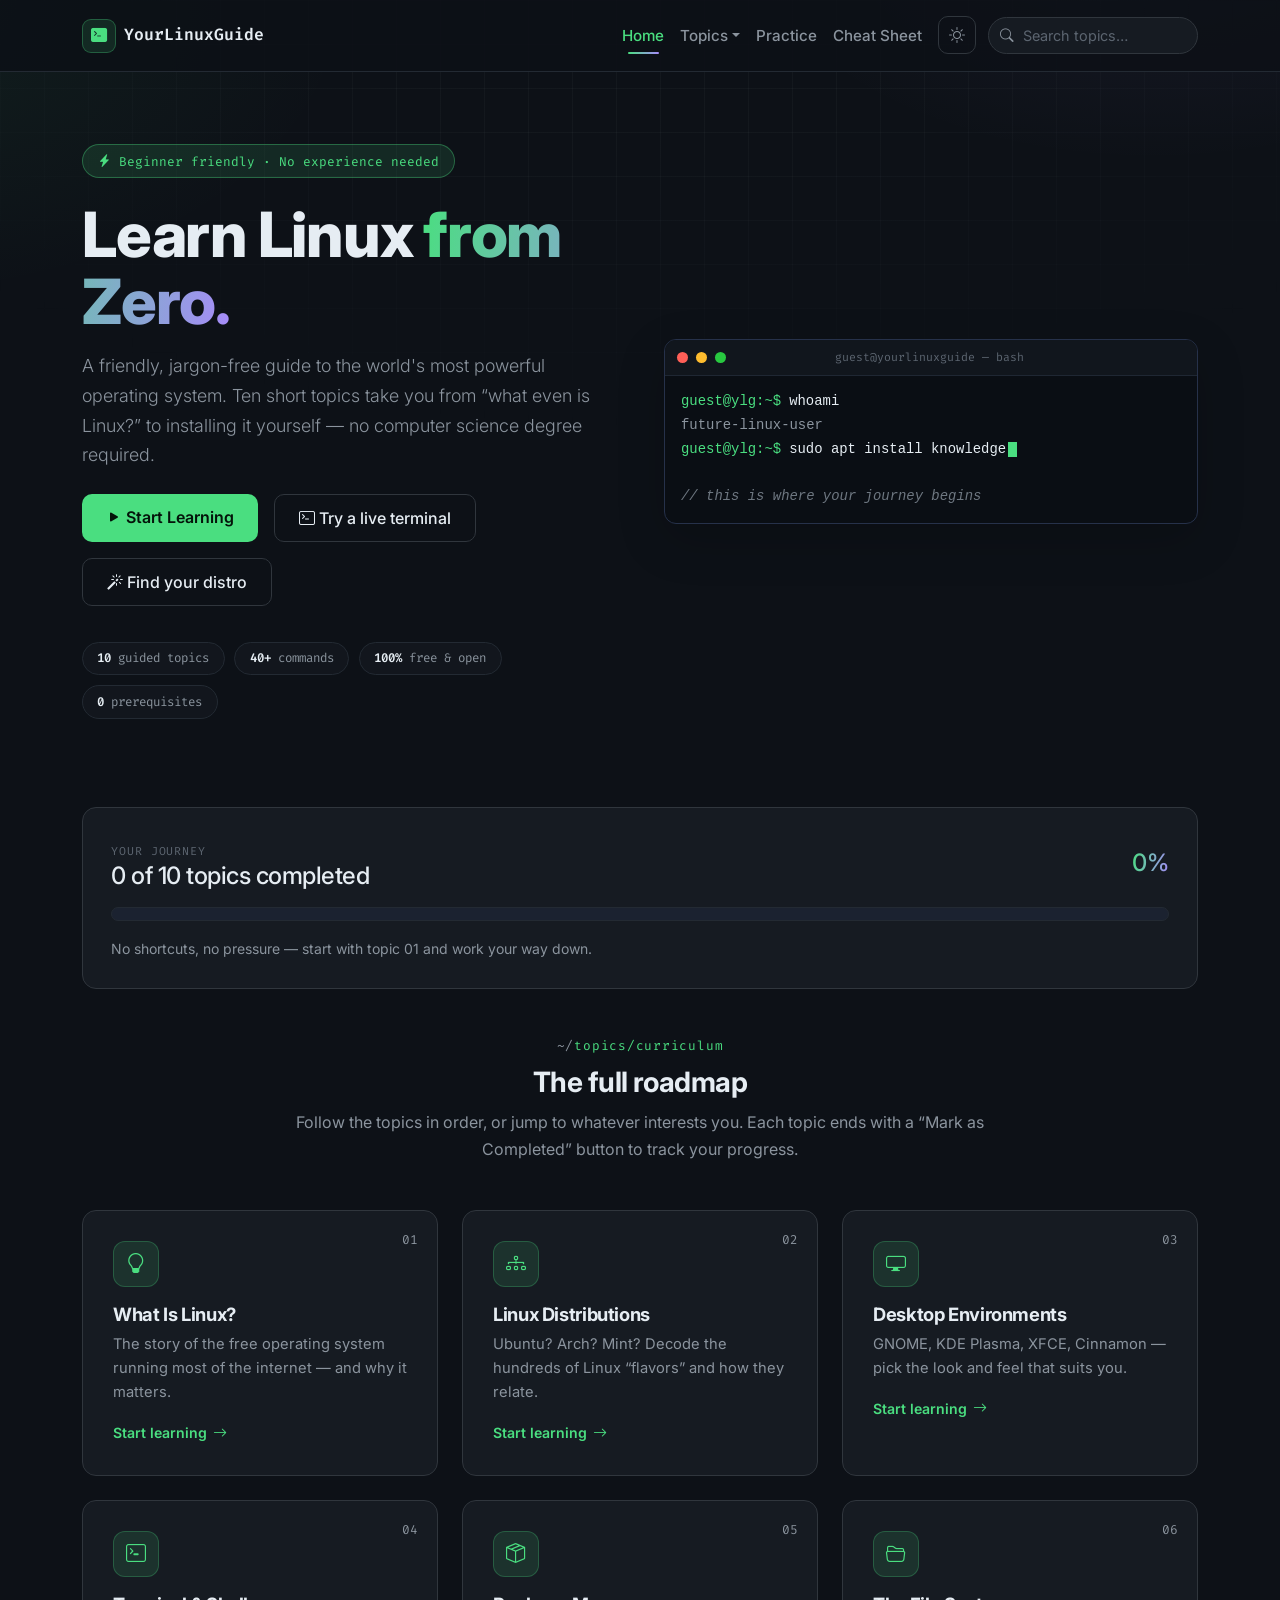
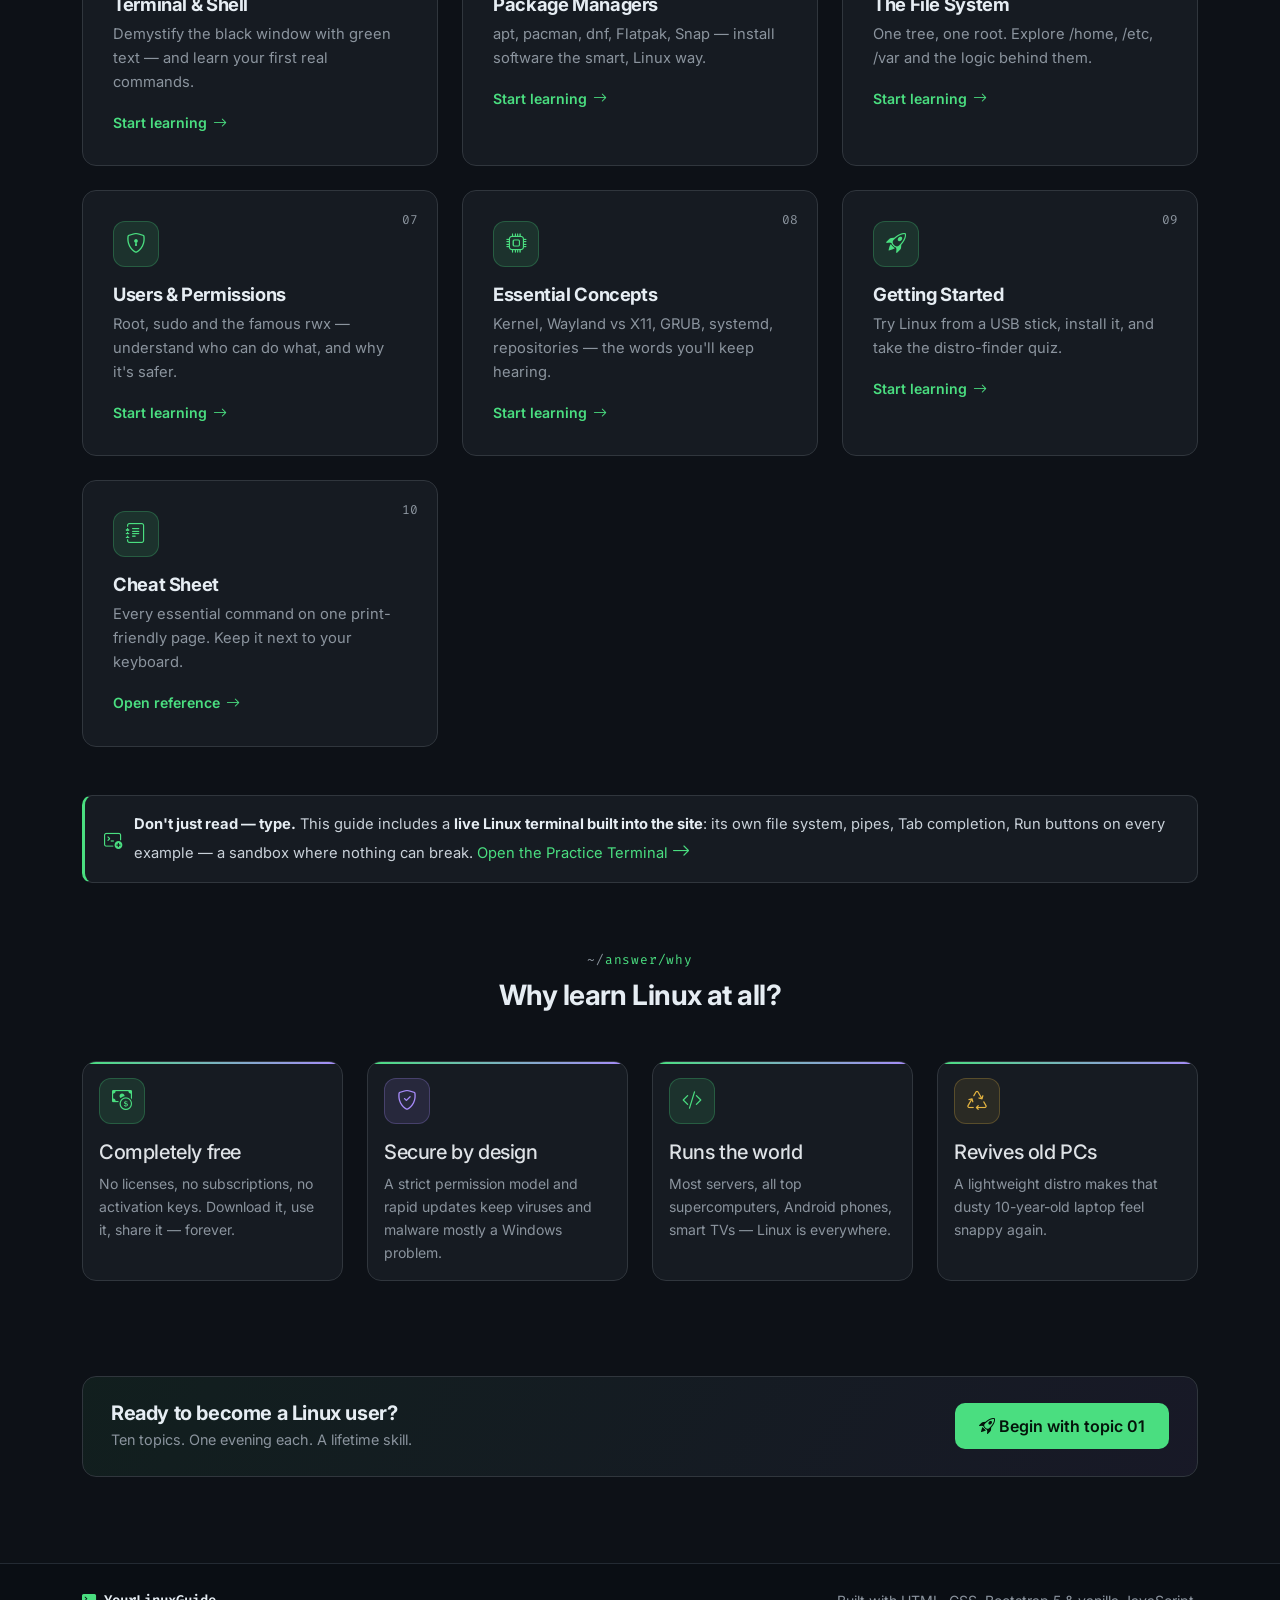
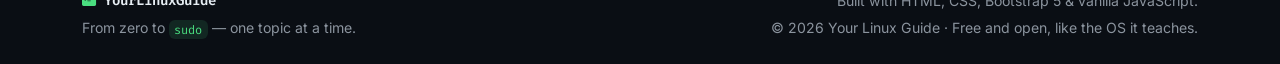
<file: index.html>
<!DOCTYPE html>
<html lang="en" data-bs-theme="dark">
<head>
  <meta charset="UTF-8">
  <meta name="viewport" content="width=device-width, initial-scale=1.0">
  <meta name="description" content="Your Linux Guide — learn Linux from zero. Beginner-friendly tutorials on distros, terminals, package managers, permissions and more.">
  <title>Your Linux Guide — Learn Linux from Zero</title>
  <link rel="icon" href="data:image/svg+xml,%3Csvg xmlns='http://www.w3.org/2000/svg' viewBox='0 0 100 100'%3E%3Crect width='100' height='100' rx='20' fill='%230d1117'/%3E%3Ctext x='50' y='68' font-size='52' text-anchor='middle' fill='%234ade80' font-family='monospace'%3E&gt;_%3C/text%3E%3C/svg%3E">
  <!-- Fonts: Inter (body) + Fira Code (terminal/code) -->
  <link rel="preconnect" href="https://fonts.googleapis.com">
  <link rel="preconnect" href="https://fonts.gstatic.com" crossorigin>
  <link href="https://fonts.googleapis.com/css2?family=Fira+Code:wght@400;500;600&family=Inter:wght@400;500;600;700;800&display=swap" rel="stylesheet">
  <!-- Bootstrap 5 + Bootstrap Icons (CDN) -->
  <link href="https://cdn.jsdelivr.net/npm/bootstrap@5.3.3/dist/css/bootstrap.min.css" rel="stylesheet">
  <link href="https://cdn.jsdelivr.net/npm/bootstrap-icons@1.11.3/font/bootstrap-icons.min.css" rel="stylesheet">
  <!-- Custom dark theme -->
  <link rel="stylesheet" href="styles.css">
  <!-- Apply the saved theme BEFORE first paint (prevents a dark/light flash) -->
  <script>(function(){try{var t=localStorage.getItem("ylg-theme")||"dark",d=document.documentElement;d.setAttribute("data-theme",t);d.setAttribute("data-bs-theme",t);}catch(e){document.documentElement.setAttribute("data-theme","dark");}})();</script>
</head>
<body>

  <!-- ===================== Navbar ===================== -->
  <nav class="navbar navbar-expand-lg ylg-navbar fixed-top">
    <div class="container">
      <a class="navbar-brand ylg-brand" href="index.html"><i class="bi bi-terminal-fill"></i><span>YourLinuxGuide</span></a>
      <button class="navbar-toggler" type="button" data-bs-toggle="collapse" data-bs-target="#mainNav" aria-controls="mainNav" aria-expanded="false" aria-label="Toggle navigation">
        <span class="navbar-toggler-icon"></span>
      </button>
      <div class="collapse navbar-collapse" id="mainNav">
        <ul class="navbar-nav ms-auto align-items-lg-center">
          <li class="nav-item"><a class="nav-link" href="index.html">Home</a></li>
          <li class="nav-item dropdown">
            <a class="nav-link dropdown-toggle" href="#" role="button" data-bs-toggle="dropdown" aria-expanded="false">Topics</a>
            <ul class="dropdown-menu ylg-dropdown">
              <li><a class="dropdown-item" href="what-is-linux.html"><i class="bi bi-lightbulb"></i> What Is Linux?</a></li>
              <li><a class="dropdown-item" href="distributions.html"><i class="bi bi-diagram-3"></i> Distributions</a></li>
              <li><a class="dropdown-item" href="desktop-environments.html"><i class="bi bi-display"></i> Desktop Environments</a></li>
              <li><a class="dropdown-item" href="terminal-and-shell.html"><i class="bi bi-terminal"></i> Terminal &amp; Shell</a></li>
              <li><a class="dropdown-item" href="package-managers.html"><i class="bi bi-box-seam"></i> Package Managers</a></li>
              <li><a class="dropdown-item" href="file-system.html"><i class="bi bi-folder2-open"></i> The File System</a></li>
              <li><a class="dropdown-item" href="users-and-permissions.html"><i class="bi bi-shield-lock"></i> Users &amp; Permissions</a></li>
              <li><a class="dropdown-item" href="essential-concepts.html"><i class="bi bi-cpu"></i> Essential Concepts</a></li>
              <li><hr class="dropdown-divider"></li>
              <li><a class="dropdown-item" href="getting-started.html"><i class="bi bi-rocket-takeoff"></i> Getting Started</a></li>
              <li><a class="dropdown-item" href="cheat-sheet.html"><i class="bi bi-journal-text"></i> Cheat Sheet</a></li>
              <li><a class="dropdown-item" href="Resources.html"><i class="bi bi-journal-text"></i> Resources </a></li>
              <li><hr class="dropdown-divider"></li>
              <li><a class="dropdown-item" href="practice.html"><i class="bi bi-play-circle"></i> Practice Terminal <span class="flag-chip green ms-1">live</span></a></li>
            </ul>
          </li>
          <li class="nav-item"><a class="nav-link" href="practice.html">Practice</a></li>
          <li class="nav-item"><a class="nav-link" href="cheat-sheet.html">Cheat Sheet</a></li>
          <!-- Dark/light theme switch (main.js syncs the icon + label) -->
          <li class="nav-item d-flex align-items-lg-center ms-lg-2 mt-2 mt-lg-0">
            <button id="themeToggle" class="ylg-theme-toggle" type="button" aria-label="Switch to light mode" title="Toggle color theme"><i class="bi bi-sun"></i></button>
          </li>
          <li class="nav-item">
            <!-- Search filters the topic grid below + shows quick-jump results (main.js) -->
            <div class="ylg-search">
              <i class="bi bi-search"></i>
              <input id="navSearch" type="search" class="form-control" placeholder="Search topics…" aria-label="Search topics" autocomplete="off">
              <div id="navSearchResults" class="ylg-search-results"></div>
            </div>
          </li>
        </ul>
      </div>
    </div>
  </nav>

  <!-- ===================== Hero ===================== -->
  <header class="hero">
    <div class="container">
      <div class="row align-items-center g-5">
        <div class="col-lg-6">
          <span class="hero-tag"><i class="bi bi-lightning-charge-fill"></i> Beginner friendly · No experience needed</span>
          <h1 class="hero-title">Learn Linux <span class="gradient-text">from Zero.</span></h1>
          <p class="lead mt-3">
            A friendly, jargon-free guide to the world's most powerful operating system.
            Ten short topics take you from &ldquo;what even is Linux?&rdquo; to installing it yourself —
            no computer science degree required.
          </p>
          <div class="d-flex flex-wrap gap-3 mt-4">
            <a href="what-is-linux.html" class="btn-ylg btn"><i class="bi bi-play-fill"></i> Start Learning</a>
            <a href="practice.html" class="btn-ylg-outline btn"><i class="bi bi-terminal"></i> Try a live terminal</a>
            <a href="getting-started.html#quiz" class="btn-ylg-outline btn"><i class="bi bi-magic"></i> Find your distro</a>
          </div>
          <div class="hero-stats">
            <span class="hero-stat"><b>10</b> guided topics</span>
            <span class="hero-stat"><b>40+</b> commands</span>
            <span class="hero-stat"><b>100%</b> free &amp; open</span>
            <span class="hero-stat"><b>0</b> prerequisites</span>
          </div>
        </div>
        <div class="col-lg-6">
          <!-- Decorative terminal with a typed-command animation (main.js) -->
          <div class="terminal-block shadow-lg" aria-hidden="true">
            <div class="terminal-header">
              <span class="t-dot red"></span><span class="t-dot yellow"></span><span class="t-dot green"></span>
              <span class="terminal-title">guest@yourlinuxguide — bash</span>
              <span style="width:52px"></span>
            </div>
            <pre class="terminal-body"><code><span class="cmdline"><span class="prompt">guest@ylg:~$</span>whoami</span><span class="output">future-linux-user</span><span class="cmdline"><span class="prompt">guest@ylg:~$</span><span id="typedCommand"></span><span class="cursor"></span></span><span class="output"> </span><span class="comment">// this is where your journey begins</span></code></pre>
          </div>
        </div>
      </div>
    </div>
  </header>

  <!-- ===================== Progress overview ===================== -->
  <section id="progress" class="section pt-2">
    <div class="container">
      <div class="progress-card reveal">
        <div class="d-flex flex-wrap align-items-center justify-content-between gap-2 mb-3">
          <div>
            <span class="mini-label">Your journey</span>
            <h2 class="h4 mb-0" id="progressText">0 of 10 topics completed</h2>
          </div>
          <span class="h4 mb-0 gradient-text" id="progressPercent">0%</span>
        </div>
        <!-- Width is set from localStorage by main.js -->
        <div class="ylg-progress progress" role="progressbar" aria-label="Learning progress" aria-valuemin="0" aria-valuemax="100" aria-valuenow="0">
          <div class="progress-bar" id="progressBar" style="width:0%"></div>
        </div>
        <p class="text-muted-custom small mt-3 mb-0" id="progressMsg">
          Your progress is saved automatically in this browser.
        </p>
      </div>
    </div>
  </section>

  <!-- ===================== Topic cards ===================== -->
  <section class="section pt-1" aria-labelledby="topicsHeading">
    <div class="container">
      <div class="text-center mb-5 reveal">
        <span class="kicker">topics/curriculum</span>
        <h2 class="section-title" id="topicsHeading">The full roadmap</h2>
        <p class="section-lead mx-auto">Follow the topics in order, or jump to whatever interests you.
        Each topic ends with a &ldquo;Mark as Completed&rdquo; button to track your progress.</p>
      </div>

      <div class="row g-4">
        <!-- Each card column carries data-topic-card so JS can flag completion + power the search filter -->
        <div class="col-md-6 col-lg-4 reveal" data-topic-card="what-is-linux">
          <a href="what-is-linux.html" class="topic-card">
            <span class="card-num">01</span>
            <div class="card-body">
              <div class="topic-icon"><i class="bi bi-lightbulb"></i></div>
              <h3>What Is Linux?</h3>
              <p>The story of the free operating system running most of the internet — and why it matters.</p>
              <span class="card-cta">Start learning <i class="bi bi-arrow-right"></i></span>
              <span class="card-done"><i class="bi bi-check-circle-fill"></i> Done</span>
            </div>
          </a>
        </div>

        <div class="col-md-6 col-lg-4 reveal d1" data-topic-card="distributions">
          <a href="distributions.html" class="topic-card">
            <span class="card-num">02</span>
            <div class="card-body">
              <div class="topic-icon"><i class="bi bi-diagram-3"></i></div>
              <h3>Linux Distributions</h3>
              <p>Ubuntu? Arch? Mint? Decode the hundreds of Linux &ldquo;flavors&rdquo; and how they relate.</p>
              <span class="card-cta">Start learning <i class="bi bi-arrow-right"></i></span>
              <span class="card-done"><i class="bi bi-check-circle-fill"></i> Done</span>
            </div>
          </a>
        </div>

        <div class="col-md-6 col-lg-4 reveal d2" data-topic-card="desktop-environments">
          <a href="desktop-environments.html" class="topic-card">
            <span class="card-num">03</span>
            <div class="card-body">
              <div class="topic-icon"><i class="bi bi-display"></i></div>
              <h3>Desktop Environments</h3>
              <p>GNOME, KDE Plasma, XFCE, Cinnamon — pick the look and feel that suits you.</p>
              <span class="card-cta">Start learning <i class="bi bi-arrow-right"></i></span>
              <span class="card-done"><i class="bi bi-check-circle-fill"></i> Done</span>
            </div>
          </a>
        </div>

        <div class="col-md-6 col-lg-4 reveal" data-topic-card="terminal-and-shell">
          <a href="terminal-and-shell.html" class="topic-card">
            <span class="card-num">04</span>
            <div class="card-body">
              <div class="topic-icon"><i class="bi bi-terminal"></i></div>
              <h3>Terminal &amp; Shell</h3>
              <p>Demystify the black window with green text — and learn your first real commands.</p>
              <span class="card-cta">Start learning <i class="bi bi-arrow-right"></i></span>
              <span class="card-done"><i class="bi bi-check-circle-fill"></i> Done</span>
            </div>
          </a>
        </div>

        <div class="col-md-6 col-lg-4 reveal d1" data-topic-card="package-managers">
          <a href="package-managers.html" class="topic-card">
            <span class="card-num">05</span>
            <div class="card-body">
              <div class="topic-icon"><i class="bi bi-box-seam"></i></div>
              <h3>Package Managers</h3>
              <p>apt, pacman, dnf, Flatpak, Snap — install software the smart, Linux way.</p>
              <span class="card-cta">Start learning <i class="bi bi-arrow-right"></i></span>
              <span class="card-done"><i class="bi bi-check-circle-fill"></i> Done</span>
            </div>
          </a>
        </div>

        <div class="col-md-6 col-lg-4 reveal d2" data-topic-card="file-system">
          <a href="file-system.html" class="topic-card">
            <span class="card-num">06</span>
            <div class="card-body">
              <div class="topic-icon"><i class="bi bi-folder2-open"></i></div>
              <h3>The File System</h3>
              <p>One tree, one root. Explore /home, /etc, /var and the logic behind them.</p>
              <span class="card-cta">Start learning <i class="bi bi-arrow-right"></i></span>
              <span class="card-done"><i class="bi bi-check-circle-fill"></i> Done</span>
            </div>
          </a>
        </div>

        <div class="col-md-6 col-lg-4 reveal" data-topic-card="users-and-permissions">
          <a href="users-and-permissions.html" class="topic-card">
            <span class="card-num">07</span>
            <div class="card-body">
              <div class="topic-icon"><i class="bi bi-shield-lock"></i></div>
              <h3>Users &amp; Permissions</h3>
              <p>Root, sudo and the famous rwx — understand who can do what, and why it's safer.</p>
              <span class="card-cta">Start learning <i class="bi bi-arrow-right"></i></span>
              <span class="card-done"><i class="bi bi-check-circle-fill"></i> Done</span>
            </div>
          </a>
        </div>

        <div class="col-md-6 col-lg-4 reveal d1" data-topic-card="essential-concepts">
          <a href="essential-concepts.html" class="topic-card">
            <span class="card-num">08</span>
            <div class="card-body">
              <div class="topic-icon"><i class="bi bi-cpu"></i></div>
              <h3>Essential Concepts</h3>
              <p>Kernel, Wayland vs X11, GRUB, systemd, repositories — the words you'll keep hearing.</p>
              <span class="card-cta">Start learning <i class="bi bi-arrow-right"></i></span>
              <span class="card-done"><i class="bi bi-check-circle-fill"></i> Done</span>
            </div>
          </a>
        </div>

        <div class="col-md-6 col-lg-4 reveal d2" data-topic-card="getting-started">
          <a href="getting-started.html" class="topic-card">
            <span class="card-num">09</span>
            <div class="card-body">
              <div class="topic-icon"><i class="bi bi-rocket-takeoff"></i></div>
              <h3>Getting Started</h3>
              <p>Try Linux from a USB stick, install it, and take the distro-finder quiz.</p>
              <span class="card-cta">Start learning <i class="bi bi-arrow-right"></i></span>
              <span class="card-done"><i class="bi bi-check-circle-fill"></i> Done</span>
            </div>
          </a>
        </div>

        <div class="col-md-6 col-lg-4 reveal" data-topic-card="cheat-sheet">
          <a href="cheat-sheet.html" class="topic-card">
            <span class="card-num">10</span>
            <div class="card-body">
              <div class="topic-icon"><i class="bi bi-journal-text"></i></div>
              <h3>Cheat Sheet</h3>
              <p>Every essential command on one print-friendly page. Keep it next to your keyboard.</p>
              <span class="card-cta">Open reference <i class="bi bi-arrow-right"></i></span>
              <span class="card-done"><i class="bi bi-check-circle-fill"></i> Done</span>
            </div>
          </a>
        </div>

        <!-- Shown when the navbar search filters out every card -->
        <div class="col-12 d-none" id="noResults">
          <div class="callout purple justify-content-center"><i class="bi bi-search"></i>
            <span>No topics match your search. Try <b>terminal</b>, <b>apt</b> or <b>permissions</b>.</span>
          </div>
        </div>
      </div>

      <!-- Promo: the built-in live practice terminal (terminal.js) -->
      <div class="callout mt-5 reveal align-items-center"><i class="bi bi-terminal-plus"></i>
        <span><b>Don't just read — type.</b> This guide includes a <b>live Linux terminal built into the site</b>:
        its own file system, pipes, Tab completion, Run buttons on every example — a sandbox where nothing can
        break. <a href="practice.html">Open the Practice Terminal <i class="bi bi-arrow-right"></i></a></span>
      </div>
    </div>
  </section>

  <!-- ===================== Why learn Linux ===================== -->
  <section class="section pt-1" aria-labelledby="whyHeading">
    <div class="container">
      <div class="text-center mb-5 reveal">
        <span class="kicker">answer/why</span>
        <h2 class="section-title" id="whyHeading">Why learn Linux at all?</h2>
      </div>
      <div class="row g-4">
        <div class="col-md-6 col-lg-3 reveal">
          <div class="info-card accent card h-100">
            <div class="card-body">
              <div class="info-icon"><i class="bi bi-cash-coin"></i></div>
              <h3 class="h5">Completely free</h3>
              <p class="text-muted-custom small mb-0">No licenses, no subscriptions, no activation keys. Download it, use it, share it — forever.</p>
            </div>
          </div>
        </div>
        <div class="col-md-6 col-lg-3 reveal d1">
          <div class="info-card accent card h-100">
            <div class="card-body">
              <div class="info-icon purple"><i class="bi bi-shield-check"></i></div>
              <h3 class="h5">Secure by design</h3>
              <p class="text-muted-custom small mb-0">A strict permission model and rapid updates keep viruses and malware mostly a Windows problem.</p>
            </div>
          </div>
        </div>
        <div class="col-md-6 col-lg-3 reveal d2">
          <div class="info-card accent card h-100">
            <div class="card-body">
              <div class="info-icon"><i class="bi bi-code-slash"></i></div>
              <h3 class="h5">Runs the world</h3>
              <p class="text-muted-custom small mb-0">Most servers, all top supercomputers, Android phones, smart TVs — Linux is everywhere.</p>
            </div>
          </div>
        </div>
        <div class="col-md-6 col-lg-3 reveal d3">
          <div class="info-card accent card h-100">
            <div class="card-body">
              <div class="info-icon amber"><i class="bi bi-recycle"></i></div>
              <h3 class="h5">Revives old PCs</h3>
              <p class="text-muted-custom small mb-0">A lightweight distro makes that dusty 10-year-old laptop feel snappy again.</p>
            </div>
          </div>
        </div>
      </div>
    </div>
  </section>

  <!-- ===================== Call to action ===================== -->
  <section class="section pt-2">
    <div class="container">
      <div class="complete-box reveal">
        <div>
          <h5>Ready to become a Linux user?</h5>
          <p>Ten topics. One evening each. A lifetime skill.</p>
        </div>
        <a href="what-is-linux.html" class="btn-ylg btn"><i class="bi bi-rocket-takeoff"></i> Begin with topic 01</a>
      </div>
    </div>
  </section>

  <!-- ===================== Footer ===================== -->
  <footer class="ylg-footer mt-5">
    <div class="container py-4 d-flex flex-column flex-md-row justify-content-between align-items-center gap-3">
      <div class="text-center text-md-start">
        <span class="brand"><i class="bi bi-terminal-fill"></i> YourLinuxGuide</span>
        <div class="mt-1">From zero to <code>sudo</code> — one topic at a time.</div>
      </div>
      <div class="text-center text-md-end">
        <div>Built with HTML, CSS, Bootstrap 5 &amp; vanilla JavaScript.</div>
        <div class="mt-1">&copy; <span class="js-year">2025</span> Your Linux Guide · Free and open, like the OS it teaches.</div>
      </div>
    </div>
  </footer>

  <!-- Back-to-top button (main.js controls visibility) -->
  <button id="backToTop" class="ylg-backtop" aria-label="Back to top"><i class="bi bi-arrow-up"></i></button>

  <!-- Bootstrap JS + site JS -->
  <script src="https://cdn.jsdelivr.net/npm/bootstrap@5.3.3/dist/js/bootstrap.bundle.min.js"></script>
  <script src="main.js"></script>
</body>
</html>
</file>
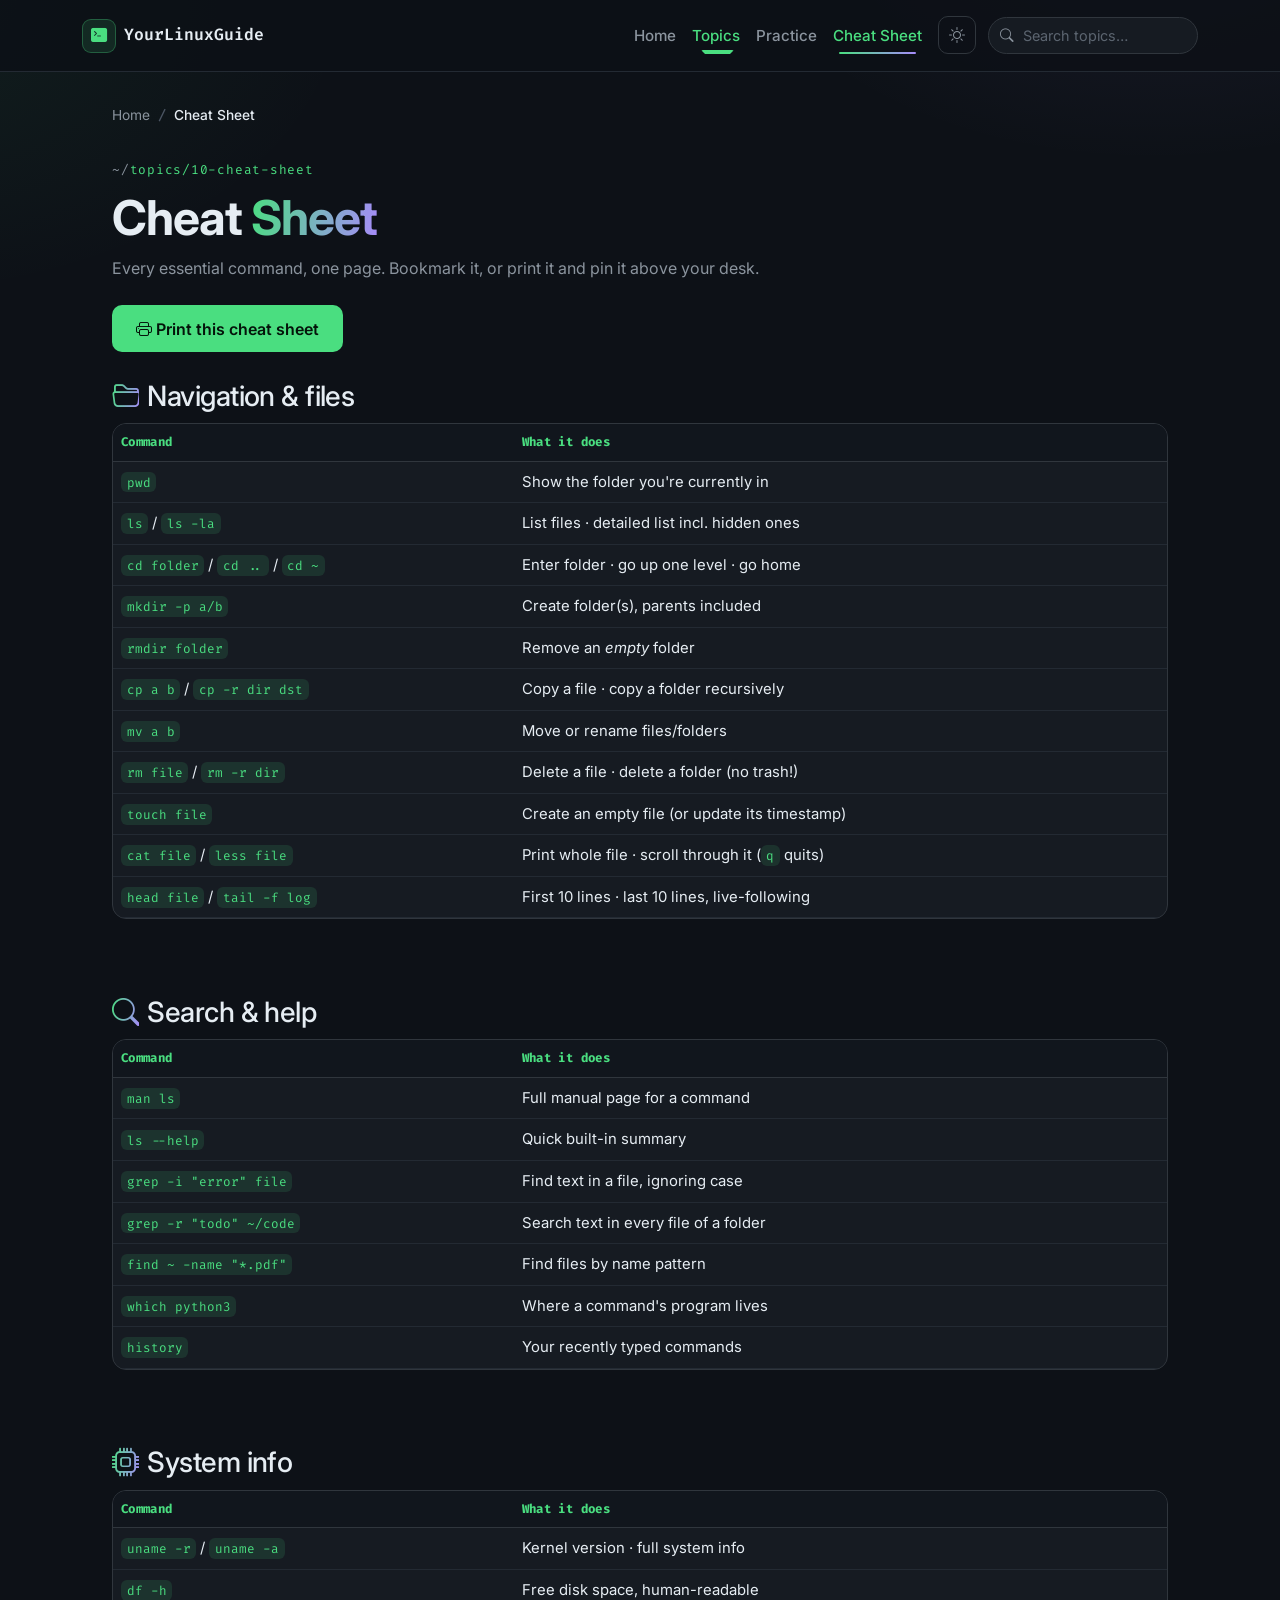
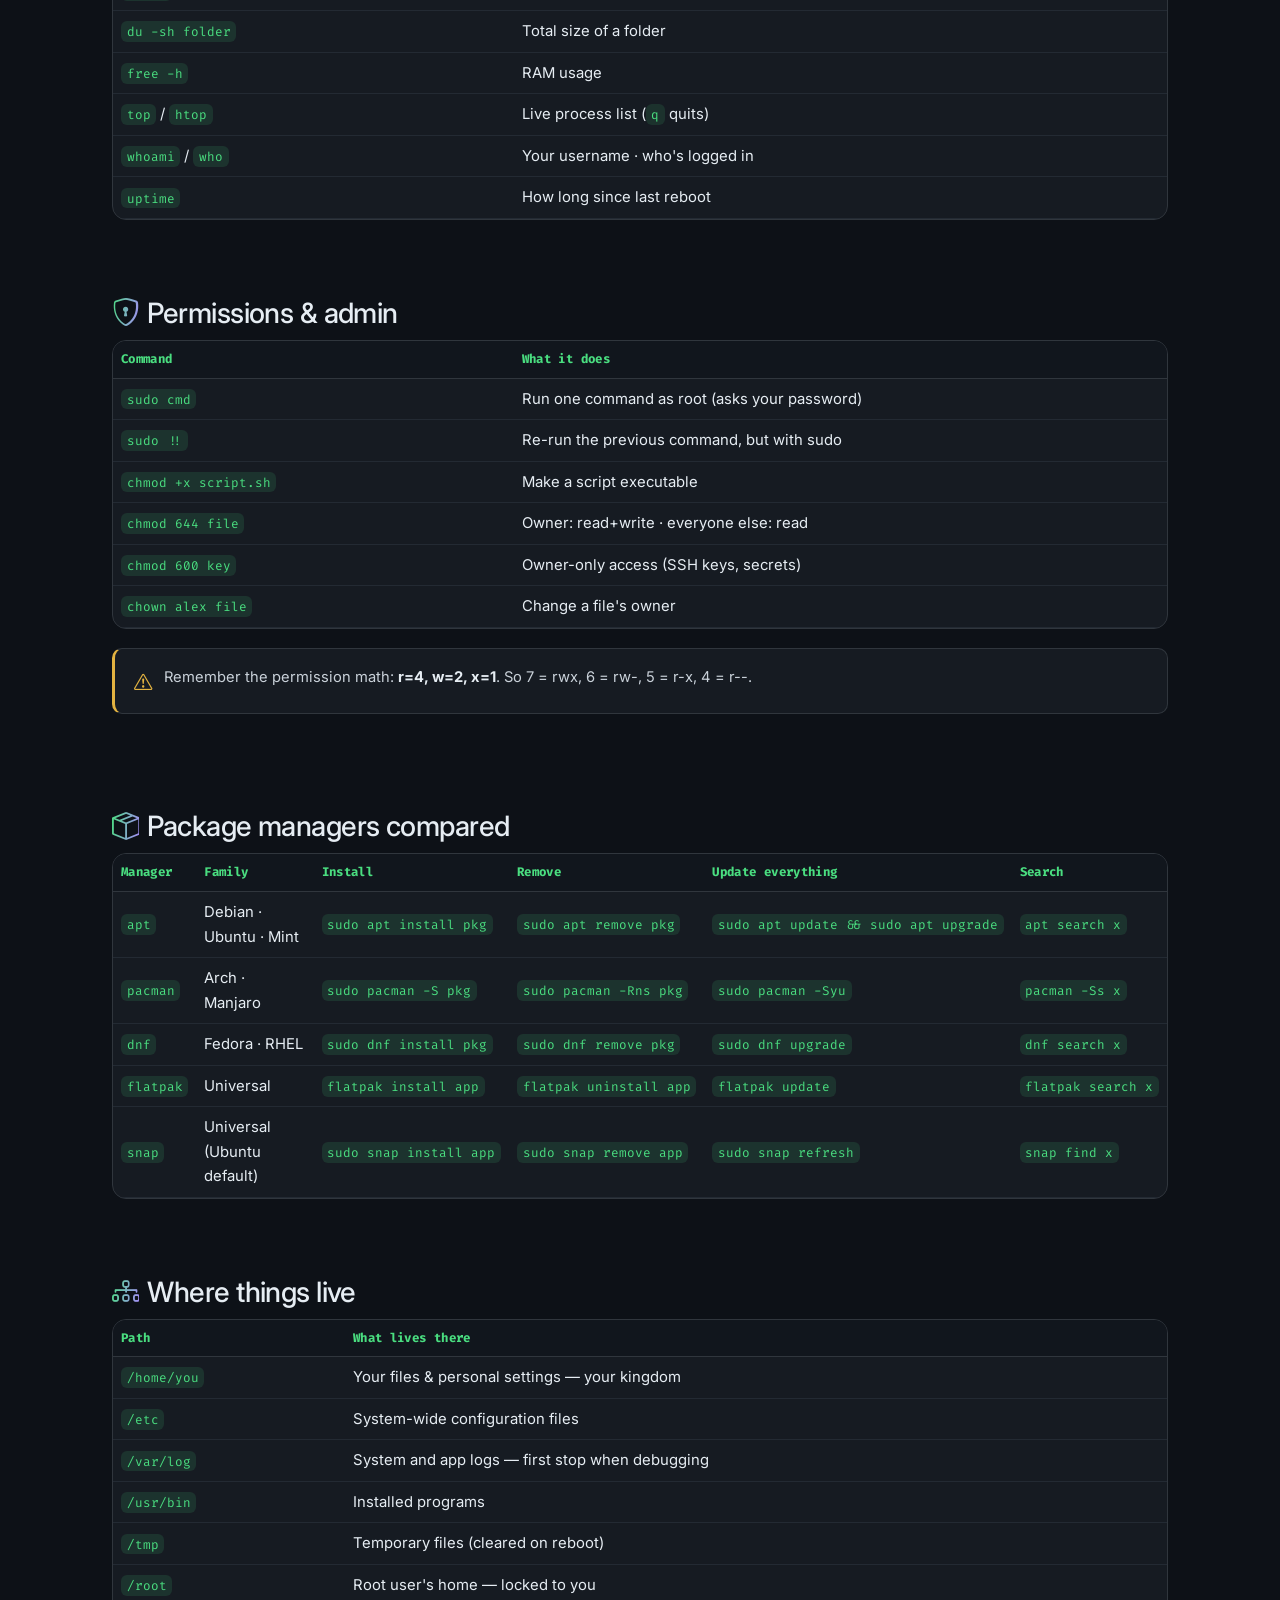
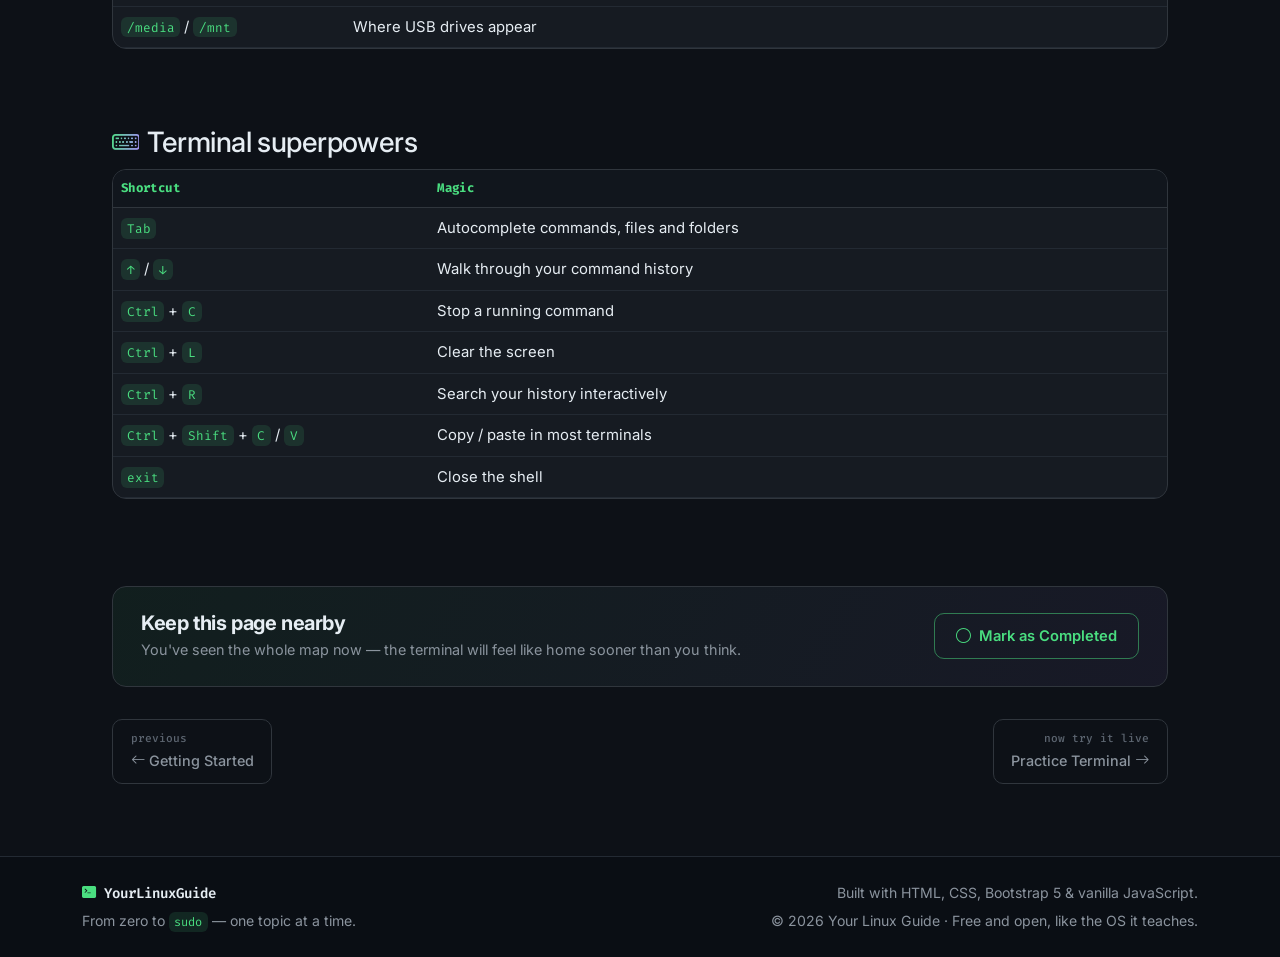
<file: cheat-sheet.html>
<!DOCTYPE html>
<html lang="en" data-bs-theme="dark">
<head>
  <meta charset="UTF-8">
  <meta name="viewport" content="width=device-width, initial-scale=1.0">
  <meta name="description" content="The Linux cheat sheet: every essential command on one print-friendly page — navigation, files, search, permissions, system info, plus a package manager comparison table.">
  <title>Cheat Sheet — Your Linux Guide</title>
  <link rel="icon" href="data:image/svg+xml,%3Csvg xmlns='http://www.w3.org/2000/svg' viewBox='0 0 100 100'%3E%3Crect width='100' height='100' rx='20' fill='%230d1117'/%3E%3Ctext x='50' y='68' font-size='52' text-anchor='middle' fill='%234ade80' font-family='monospace'%3E&gt;_%3C/text%3E%3C/svg%3E">
  <link rel="preconnect" href="https://fonts.googleapis.com">
  <link rel="preconnect" href="https://fonts.gstatic.com" crossorigin>
  <link href="https://fonts.googleapis.com/css2?family=Fira+Code:wght@400;500;600&family=Inter:wght@400;500;600;700;800&display=swap" rel="stylesheet">
  <link href="https://cdn.jsdelivr.net/npm/bootstrap@5.3.3/dist/css/bootstrap.min.css" rel="stylesheet">
  <link href="https://cdn.jsdelivr.net/npm/bootstrap-icons@1.11.3/font/bootstrap-icons.min.css" rel="stylesheet">
  <link rel="stylesheet" href="styles.css">
  <!-- Apply the saved theme BEFORE first paint (prevents a dark/light flash) -->
  <script>(function(){try{var t=localStorage.getItem("ylg-theme")||"dark",d=document.documentElement;d.setAttribute("data-theme",t);d.setAttribute("data-bs-theme",t);}catch(e){document.documentElement.setAttribute("data-theme","dark");}})();</script>
</head>
<body>

  <!-- ===================== Navbar (shared) ===================== -->
  <nav class="navbar navbar-expand-lg ylg-navbar fixed-top no-print">
    <div class="container">
      <a class="navbar-brand ylg-brand" href="index.html"><i class="bi bi-terminal-fill"></i><span>YourLinuxGuide</span></a>
      <button class="navbar-toggler" type="button" data-bs-toggle="collapse" data-bs-target="#mainNav" aria-controls="mainNav" aria-expanded="false" aria-label="Toggle navigation">
        <span class="navbar-toggler-icon"></span>
      </button>
      <div class="collapse navbar-collapse" id="mainNav">
        <ul class="navbar-nav ms-auto align-items-lg-center">
          <li class="nav-item"><a class="nav-link" href="index.html">Home</a></li>
          <li class="nav-item dropdown">
            <a class="nav-link dropdown-toggle" href="#" role="button" data-bs-toggle="dropdown" aria-expanded="false">Topics</a>
            <ul class="dropdown-menu ylg-dropdown">
              <li><a class="dropdown-item" href="what-is-linux.html"><i class="bi bi-lightbulb"></i> What Is Linux?</a></li>
              <li><a class="dropdown-item" href="distributions.html"><i class="bi bi-diagram-3"></i> Distributions</a></li>
              <li><a class="dropdown-item" href="desktop-environments.html"><i class="bi bi-display"></i> Desktop Environments</a></li>
              <li><a class="dropdown-item" href="terminal-and-shell.html"><i class="bi bi-terminal"></i> Terminal &amp; Shell</a></li>
              <li><a class="dropdown-item" href="package-managers.html"><i class="bi bi-box-seam"></i> Package Managers</a></li>
              <li><a class="dropdown-item" href="file-system.html"><i class="bi bi-folder2-open"></i> The File System</a></li>
              <li><a class="dropdown-item" href="users-and-permissions.html"><i class="bi bi-shield-lock"></i> Users &amp; Permissions</a></li>
              <li><a class="dropdown-item" href="essential-concepts.html"><i class="bi bi-cpu"></i> Essential Concepts</a></li>
              <li><hr class="dropdown-divider"></li>
              <li><a class="dropdown-item" href="getting-started.html"><i class="bi bi-rocket-takeoff"></i> Getting Started</a></li>
              <li><a class="dropdown-item" href="cheat-sheet.html"><i class="bi bi-journal-text"></i> Cheat Sheet</a></li>
              <li><a class="dropdown-item" href="Resources.html"><i class="bi bi-journal-text"></i> Resources </a></li>
              <li><hr class="dropdown-divider"></li>
              <li><a class="dropdown-item" href="practice.html"><i class="bi bi-play-circle"></i> Practice Terminal <span class="flag-chip green ms-1">live</span></a></li>
            </ul>
          </li>
          <li class="nav-item"><a class="nav-link" href="practice.html">Practice</a></li>
          <li class="nav-item"><a class="nav-link" href="cheat-sheet.html">Cheat Sheet</a></li>
          <!-- Dark/light theme switch (main.js syncs the icon + label) -->
          <li class="nav-item d-flex align-items-lg-center ms-lg-2 mt-2 mt-lg-0">
            <button id="themeToggle" class="ylg-theme-toggle" type="button" aria-label="Switch to light mode" title="Toggle color theme"><i class="bi bi-sun"></i></button>
          </li>
          <li class="nav-item">
            <div class="ylg-search">
              <i class="bi bi-search"></i>
              <input id="navSearch" type="search" class="form-control" placeholder="Search topics…" aria-label="Search topics" autocomplete="off">
              <div id="navSearchResults" class="ylg-search-results"></div>
            </div>
          </li>
        </ul>
      </div>
    </div>
  </nav>

  <main class="ylg-main">
    <div class="container">

      <nav aria-label="breadcrumb" class="ylg-breadcrumb">
        <ol class="breadcrumb">
          <li class="breadcrumb-item"><a href="index.html">Home</a></li>
          <li class="breadcrumb-item active" aria-current="page">Cheat Sheet</li>
        </ol>
      </nav>

      <header class="mb-4 reveal">
        <span class="kicker">topics/10-cheat-sheet</span>
        <h1 class="display-5 fw-bold">Cheat <span class="gradient-text">Sheet</span></h1>
        <p class="section-lead mt-2">Every essential command, one page. Bookmark it, or print it and pin it above your desk.</p>
        <!-- Print uses the @media print styles in styles.css -->
        <button class="btn-ylg btn mt-2 no-print" onclick="window.print()"><i class="bi bi-printer"></i> Print this cheat sheet</button>
      </header>

      <!-- ===== Navigation & files ===== -->
      <section class="section pt-1" aria-labelledby="nav">
        <h2 class="section-title h3" id="nav"><i class="bi bi-folder2-open me-2 gradient-text"></i>Navigation &amp; files</h2>
        <div class="table-card reveal">
          <div class="table-responsive">
            <table class="ylg-table table align-middle mb-0">
              <thead><tr><th style="width:38%">Command</th><th>What it does</th></tr></thead>
              <tbody>
                <tr><td><code>pwd</code></td><td>Show the folder you're currently in</td></tr>
                <tr><td><code>ls</code> / <code>ls -la</code></td><td>List files · detailed list incl. hidden ones</td></tr>
                <tr><td><code>cd folder</code> / <code>cd ..</code> / <code>cd ~</code></td><td>Enter folder · go up one level · go home</td></tr>
                <tr><td><code>mkdir -p a/b</code></td><td>Create folder(s), parents included</td></tr>
                <tr><td><code>rmdir folder</code></td><td>Remove an <em>empty</em> folder</td></tr>
                <tr><td><code>cp a b</code> / <code>cp -r dir dst</code></td><td>Copy a file · copy a folder recursively</td></tr>
                <tr><td><code>mv a b</code></td><td>Move or rename files/folders</td></tr>
                <tr><td><code>rm file</code> / <code>rm -r dir</code></td><td>Delete a file · delete a folder (no trash!)</td></tr>
                <tr><td><code>touch file</code></td><td>Create an empty file (or update its timestamp)</td></tr>
                <tr><td><code>cat file</code> / <code>less file</code></td><td>Print whole file · scroll through it (<code>q</code> quits)</td></tr>
                <tr><td><code>head file</code> / <code>tail -f log</code></td><td>First 10 lines · last 10 lines, live-following</td></tr>
              </tbody>
            </table>
          </div>
        </div>
      </section>

      <!-- ===== Search & help ===== -->
      <section class="section" aria-labelledby="search">
        <h2 class="section-title h3" id="search"><i class="bi bi-search me-2 gradient-text"></i>Search &amp; help</h2>
        <div class="table-card reveal">
          <div class="table-responsive">
            <table class="ylg-table table align-middle mb-0">
              <thead><tr><th style="width:38%">Command</th><th>What it does</th></tr></thead>
              <tbody>
                <tr><td><code>man ls</code></td><td>Full manual page for a command</td></tr>
                <tr><td><code>ls --help</code></td><td>Quick built-in summary</td></tr>
                <tr><td><code>grep -i "error" file</code></td><td>Find text in a file, ignoring case</td></tr>
                <tr><td><code>grep -r "todo" ~/code</code></td><td>Search text in every file of a folder</td></tr>
                <tr><td><code>find ~ -name "*.pdf"</code></td><td>Find files by name pattern</td></tr>
                <tr><td><code>which python3</code></td><td>Where a command's program lives</td></tr>
                <tr><td><code>history</code></td><td>Your recently typed commands</td></tr>
              </tbody>
            </table>
          </div>
        </div>
      </section>

      <!-- ===== System info ===== -->
      <section class="section" aria-labelledby="sysinfo">
        <h2 class="section-title h3" id="sysinfo"><i class="bi bi-cpu me-2 gradient-text"></i>System info</h2>
        <div class="table-card reveal">
          <div class="table-responsive">
            <table class="ylg-table table align-middle mb-0">
              <thead><tr><th style="width:38%">Command</th><th>What it does</th></tr></thead>
              <tbody>
                <tr><td><code>uname -r</code> / <code>uname -a</code></td><td>Kernel version · full system info</td></tr>
                <tr><td><code>df -h</code></td><td>Free disk space, human-readable</td></tr>
                <tr><td><code>du -sh folder</code></td><td>Total size of a folder</td></tr>
                <tr><td><code>free -h</code></td><td>RAM usage</td></tr>
                <tr><td><code>top</code> / <code>htop</code></td><td>Live process list (<code>q</code> quits)</td></tr>
                <tr><td><code>whoami</code> / <code>who</code></td><td>Your username · who's logged in</td></tr>
                <tr><td><code>uptime</code></td><td>How long since last reboot</td></tr>
              </tbody>
            </table>
          </div>
        </div>
      </section>

      <!-- ===== Permissions & sudo ===== -->
      <section class="section" aria-labelledby="perms">
        <h2 class="section-title h3" id="perms"><i class="bi bi-shield-lock me-2 gradient-text"></i>Permissions &amp; admin</h2>
        <div class="table-card reveal">
          <div class="table-responsive">
            <table class="ylg-table table align-middle mb-0">
              <thead><tr><th style="width:38%">Command</th><th>What it does</th></tr></thead>
              <tbody>
                <tr><td><code>sudo cmd</code></td><td>Run one command as root (asks your password)</td></tr>
                <tr><td><code>sudo !!</code></td><td>Re-run the previous command, but with sudo</td></tr>
                <tr><td><code>chmod +x script.sh</code></td><td>Make a script executable</td></tr>
                <tr><td><code>chmod 644 file</code></td><td>Owner: read+write · everyone else: read</td></tr>
                <tr><td><code>chmod 600 key</code></td><td>Owner-only access (SSH keys, secrets)</td></tr>
                <tr><td><code>chown alex file</code></td><td>Change a file's owner</td></tr>
              </tbody>
            </table>
          </div>
        </div>
        <div class="callout warning no-print"><i class="bi bi-exclamation-triangle"></i>
          <span>Remember the permission math: <b>r=4, w=2, x=1</b>. So 7 = rwx, 6 = rw-, 5 = r-x, 4 = r--.</span>
        </div>
      </section>

      <!-- ===== Package managers comparison ===== -->
      <section class="section" aria-labelledby="pm">
        <h2 class="section-title h3" id="pm"><i class="bi bi-box-seam me-2 gradient-text"></i>Package managers compared</h2>
        <div class="table-card reveal">
          <div class="table-responsive">
            <table class="ylg-table table align-middle mb-0">
              <thead>
                <tr><th>Manager</th><th>Family</th><th>Install</th><th>Remove</th><th>Update everything</th><th>Search</th></tr>
              </thead>
              <tbody>
                <tr>
                  <td><code>apt</code></td>
                  <td>Debian · Ubuntu · Mint</td>
                  <td><code>sudo apt install pkg</code></td>
                  <td><code>sudo apt remove pkg</code></td>
                  <td><code>sudo apt update &amp;&amp; sudo apt upgrade</code></td>
                  <td><code>apt search x</code></td>
                </tr>
                <tr>
                  <td><code>pacman</code></td>
                  <td>Arch · Manjaro</td>
                  <td><code>sudo pacman -S pkg</code></td>
                  <td><code>sudo pacman -Rns pkg</code></td>
                  <td><code>sudo pacman -Syu</code></td>
                  <td><code>pacman -Ss x</code></td>
                </tr>
                <tr>
                  <td><code>dnf</code></td>
                  <td>Fedora · RHEL</td>
                  <td><code>sudo dnf install pkg</code></td>
                  <td><code>sudo dnf remove pkg</code></td>
                  <td><code>sudo dnf upgrade</code></td>
                  <td><code>dnf search x</code></td>
                </tr>
                <tr>
                  <td><code>flatpak</code></td>
                  <td>Universal</td>
                  <td><code>flatpak install app</code></td>
                  <td><code>flatpak uninstall app</code></td>
                  <td><code>flatpak update</code></td>
                  <td><code>flatpak search x</code></td>
                </tr>
                <tr>
                  <td><code>snap</code></td>
                  <td>Universal (Ubuntu default)</td>
                  <td><code>sudo snap install app</code></td>
                  <td><code>sudo snap remove app</code></td>
                  <td><code>sudo snap refresh</code></td>
                  <td><code>snap find x</code></td>
                </tr>
              </tbody>
            </table>
          </div>
        </div>
      </section>

      <!-- ===== Directory map ===== -->
      <section class="section" aria-labelledby="dirs">
        <h2 class="section-title h3" id="dirs"><i class="bi bi-diagram-3 me-2 gradient-text"></i>Where things live</h2>
        <div class="table-card reveal">
          <div class="table-responsive">
            <table class="ylg-table table align-middle mb-0">
              <thead><tr><th style="width:22%">Path</th><th>What lives there</th></tr></thead>
              <tbody>
                <tr><td><code>/home/you</code></td><td>Your files &amp; personal settings — your kingdom</td></tr>
                <tr><td><code>/etc</code></td><td>System-wide configuration files</td></tr>
                <tr><td><code>/var/log</code></td><td>System and app logs — first stop when debugging</td></tr>
                <tr><td><code>/usr/bin</code></td><td>Installed programs</td></tr>
                <tr><td><code>/tmp</code></td><td>Temporary files (cleared on reboot)</td></tr>
                <tr><td><code>/root</code></td><td>Root user's home — locked to you</td></tr>
                <tr><td><code>/media</code> / <code>/mnt</code></td><td>Where USB drives appear</td></tr>
              </tbody>
            </table>
          </div>
        </div>
      </section>

      <!-- ===== Keyboard shortcuts ===== -->
      <section class="section" aria-labelledby="keys">
        <h2 class="section-title h3" id="keys"><i class="bi bi-keyboard me-2 gradient-text"></i>Terminal superpowers</h2>
        <div class="table-card reveal">
          <div class="table-responsive">
            <table class="ylg-table table align-middle mb-0">
              <thead><tr><th style="width:30%">Shortcut</th><th>Magic</th></tr></thead>
              <tbody>
                <tr><td><code>Tab</code></td><td>Autocomplete commands, files and folders</td></tr>
                <tr><td><code>↑</code> / <code>↓</code></td><td>Walk through your command history</td></tr>
                <tr><td><code>Ctrl</code> + <code>C</code></td><td>Stop a running command</td></tr>
                <tr><td><code>Ctrl</code> + <code>L</code></td><td>Clear the screen</td></tr>
                <tr><td><code>Ctrl</code> + <code>R</code></td><td>Search your history interactively</td></tr>
                <tr><td><code>Ctrl</code> + <code>Shift</code> + <code>C</code> / <code>V</code></td><td>Copy / paste in most terminals</td></tr>
                <tr><td><code>exit</code></td><td>Close the shell</td></tr>
              </tbody>
            </table>
          </div>
        </div>
      </section>

      <!-- ===== Mark as completed (not printed) ===== -->
      <div class="complete-box reveal">
        <div>
          <h5>Keep this page nearby</h5>
          <p>You've seen the whole map now — the terminal will feel like home sooner than you think.</p>
        </div>
        <button class="ylg-complete-btn" data-topic="cheat-sheet"><i class="bi bi-circle"></i><span>Mark as Completed</span></button>
      </div>

      <!-- ===== Pager (not printed) ===== -->
      <nav class="pager d-flex no-print" aria-label="Topic navigation">
        <a class="pager-link" href="getting-started.html"><span><span class="dir">previous</span><span class="lbl"><i class="bi bi-arrow-left"></i> Getting Started</span></span></a>
        <a class="pager-link next" href="practice.html"><span><span class="dir">now try it live</span><span class="lbl">Practice Terminal <i class="bi bi-arrow-right"></i></span></span></a>
      </nav>
    </div>
  </main>

  <!-- ===================== Footer ===================== -->
  <footer class="ylg-footer mt-5 no-print">
    <div class="container py-4 d-flex flex-column flex-md-row justify-content-between align-items-center gap-3">
      <div class="text-center text-md-start">
        <span class="brand"><i class="bi bi-terminal-fill"></i> YourLinuxGuide</span>
        <div class="mt-1">From zero to <code>sudo</code> — one topic at a time.</div>
      </div>
      <div class="text-center text-md-end">
        <div>Built with HTML, CSS, Bootstrap 5 &amp; vanilla JavaScript.</div>
        <div class="mt-1">&copy; <span class="js-year">2025</span> Your Linux Guide · Free and open, like the OS it teaches.</div>
      </div>
    </div>
  </footer>

  <button id="backToTop" class="ylg-backtop no-print" aria-label="Back to top"><i class="bi bi-arrow-up"></i></button>

  <script src="https://cdn.jsdelivr.net/npm/bootstrap@5.3.3/dist/js/bootstrap.bundle.min.js"></script>
  <script src="main.js"></script>
</body>
</html>
</file>
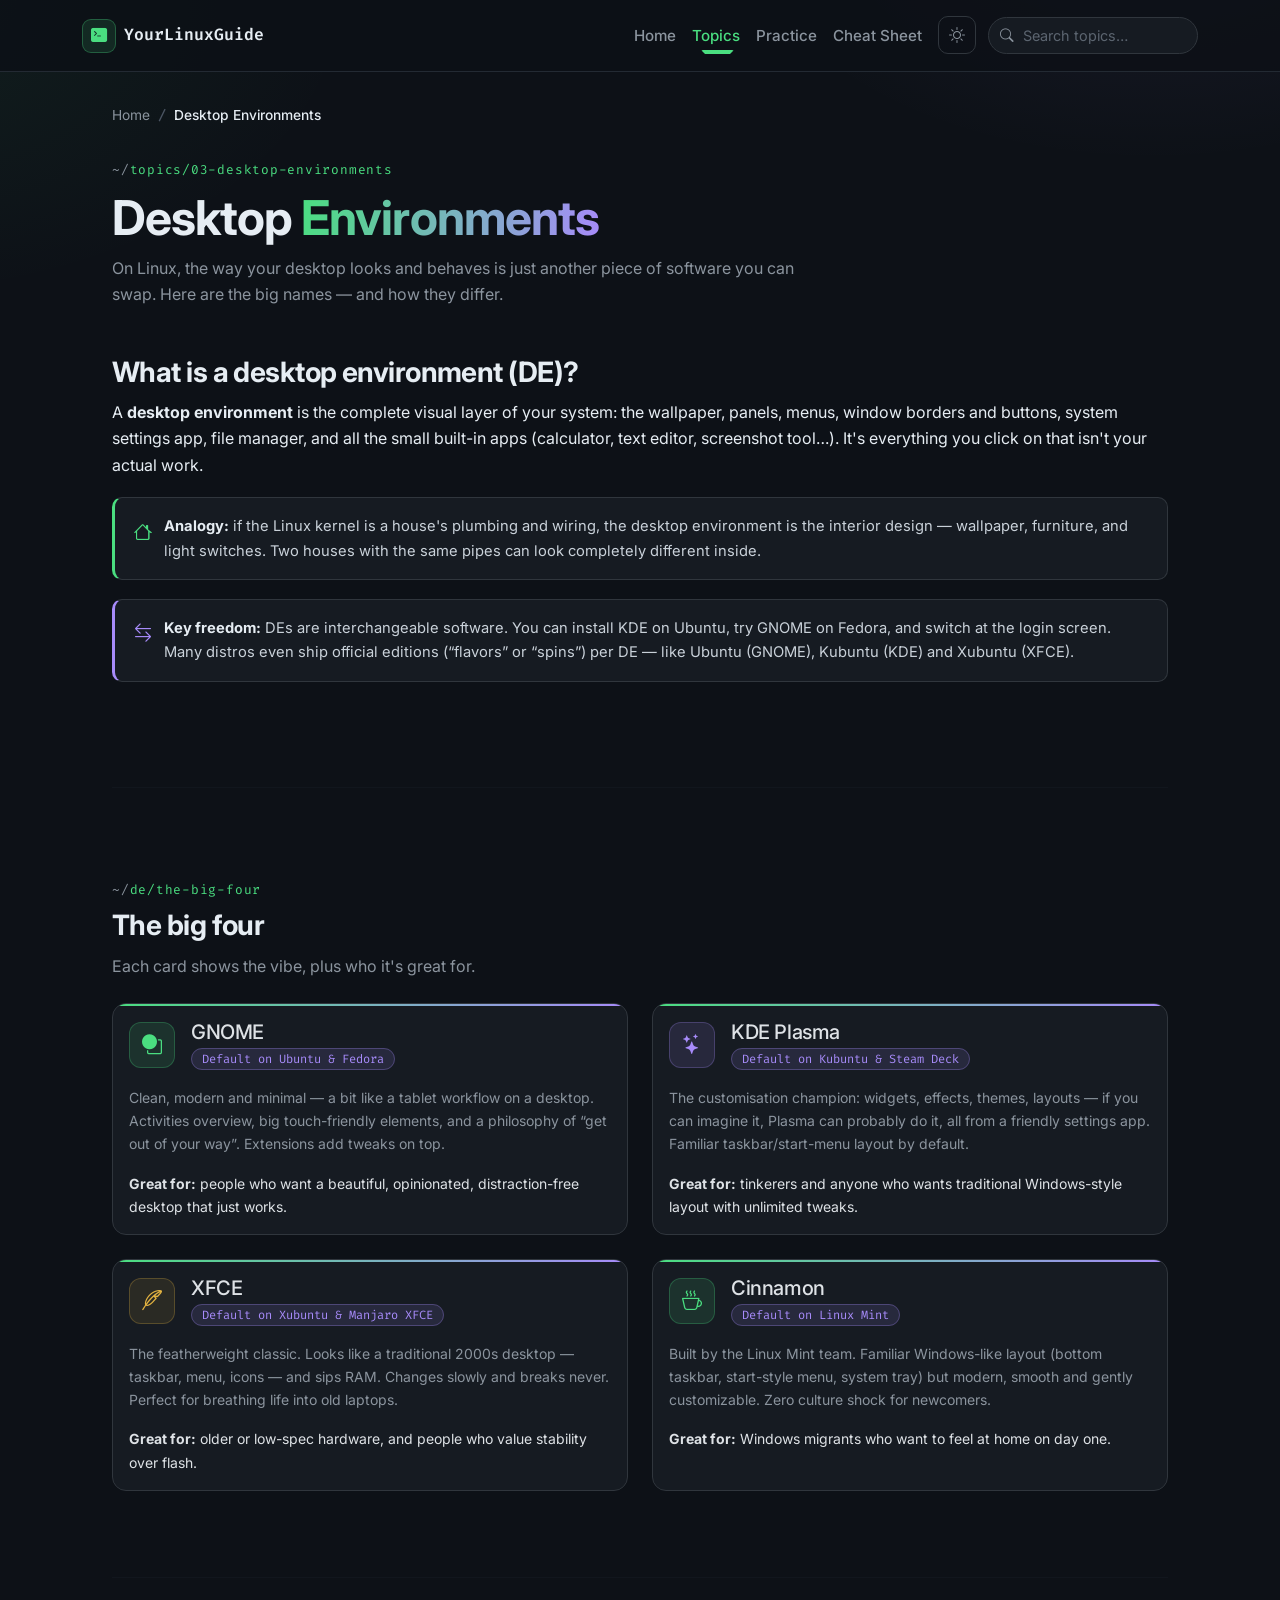
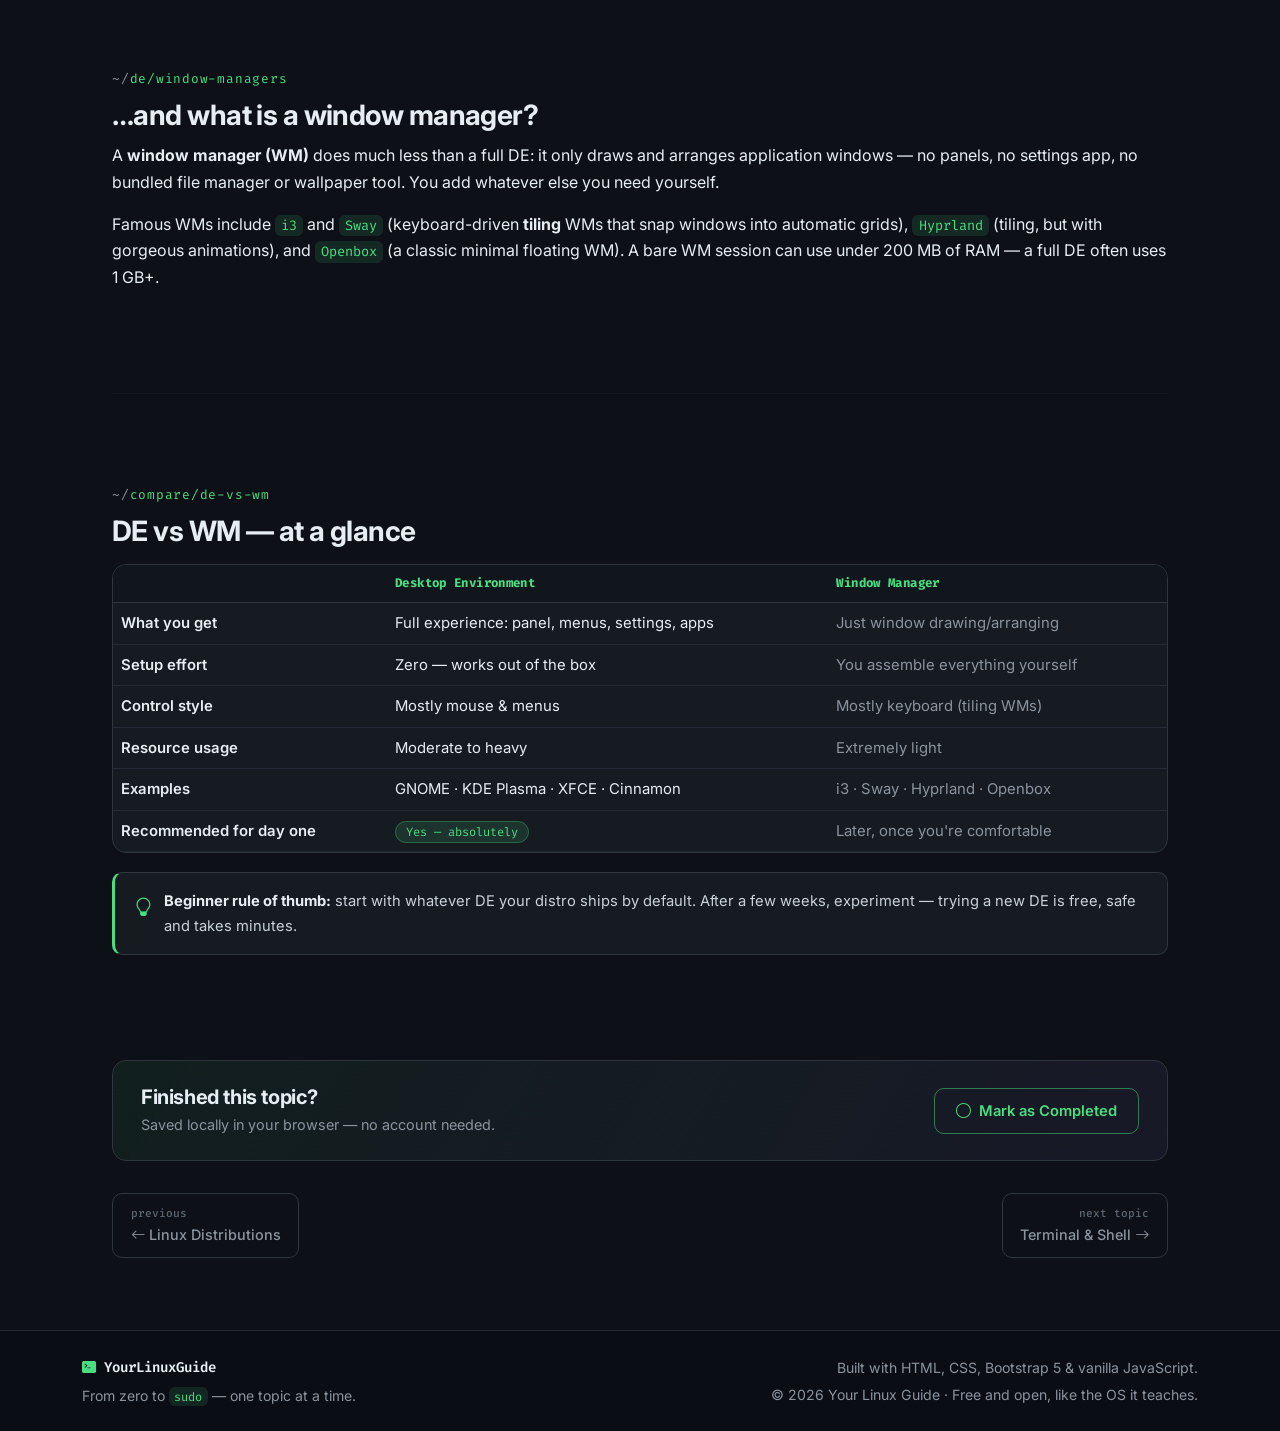
<file: desktop-environments.html>
<!DOCTYPE html>
<html lang="en" data-bs-theme="dark">
<head>
  <meta charset="UTF-8">
  <meta name="viewport" content="width=device-width, initial-scale=1.0">
  <meta name="description" content="GNOME, KDE Plasma, XFCE, Cinnamon — what is a desktop environment, what is a window manager, and which should you choose?">
  <title>Desktop Environments — Your Linux Guide</title>
  <link rel="icon" href="data:image/svg+xml,%3Csvg xmlns='http://www.w3.org/2000/svg' viewBox='0 0 100 100'%3E%3Crect width='100' height='100' rx='20' fill='%230d1117'/%3E%3Ctext x='50' y='68' font-size='52' text-anchor='middle' fill='%234ade80' font-family='monospace'%3E&gt;_%3C/text%3E%3C/svg%3E">
  <link rel="preconnect" href="https://fonts.googleapis.com">
  <link rel="preconnect" href="https://fonts.gstatic.com" crossorigin>
  <link href="https://fonts.googleapis.com/css2?family=Fira+Code:wght@400;500;600&family=Inter:wght@400;500;600;700;800&display=swap" rel="stylesheet">
  <link href="https://cdn.jsdelivr.net/npm/bootstrap@5.3.3/dist/css/bootstrap.min.css" rel="stylesheet">
  <link href="https://cdn.jsdelivr.net/npm/bootstrap-icons@1.11.3/font/bootstrap-icons.min.css" rel="stylesheet">
  <link rel="stylesheet" href="styles.css">
  <!-- Apply the saved theme BEFORE first paint (prevents a dark/light flash) -->
  <script>(function(){try{var t=localStorage.getItem("ylg-theme")||"dark",d=document.documentElement;d.setAttribute("data-theme",t);d.setAttribute("data-bs-theme",t);}catch(e){document.documentElement.setAttribute("data-theme","dark");}})();</script>
</head>
<body>

  <!-- ===================== Navbar (shared) ===================== -->
  <nav class="navbar navbar-expand-lg ylg-navbar fixed-top">
    <div class="container">
      <a class="navbar-brand ylg-brand" href="index.html"><i class="bi bi-terminal-fill"></i><span>YourLinuxGuide</span></a>
      <button class="navbar-toggler" type="button" data-bs-toggle="collapse" data-bs-target="#mainNav" aria-controls="mainNav" aria-expanded="false" aria-label="Toggle navigation">
        <span class="navbar-toggler-icon"></span>
      </button>
      <div class="collapse navbar-collapse" id="mainNav">
        <ul class="navbar-nav ms-auto align-items-lg-center">
          <li class="nav-item"><a class="nav-link" href="index.html">Home</a></li>
          <li class="nav-item dropdown">
            <a class="nav-link dropdown-toggle" href="#" role="button" data-bs-toggle="dropdown" aria-expanded="false">Topics</a>
            <ul class="dropdown-menu ylg-dropdown">
              <li><a class="dropdown-item" href="what-is-linux.html"><i class="bi bi-lightbulb"></i> What Is Linux?</a></li>
              <li><a class="dropdown-item" href="distributions.html"><i class="bi bi-diagram-3"></i> Distributions</a></li>
              <li><a class="dropdown-item" href="desktop-environments.html"><i class="bi bi-display"></i> Desktop Environments</a></li>
              <li><a class="dropdown-item" href="terminal-and-shell.html"><i class="bi bi-terminal"></i> Terminal &amp; Shell</a></li>
              <li><a class="dropdown-item" href="package-managers.html"><i class="bi bi-box-seam"></i> Package Managers</a></li>
              <li><a class="dropdown-item" href="file-system.html"><i class="bi bi-folder2-open"></i> The File System</a></li>
              <li><a class="dropdown-item" href="users-and-permissions.html"><i class="bi bi-shield-lock"></i> Users &amp; Permissions</a></li>
              <li><a class="dropdown-item" href="essential-concepts.html"><i class="bi bi-cpu"></i> Essential Concepts</a></li>
              <li><hr class="dropdown-divider"></li>
              <li><a class="dropdown-item" href="getting-started.html"><i class="bi bi-rocket-takeoff"></i> Getting Started</a></li>
              <li><a class="dropdown-item" href="cheat-sheet.html"><i class="bi bi-journal-text"></i> Cheat Sheet</a></li>
              <li><a class="dropdown-item" href="Resources.html"><i class="bi bi-journal-text"></i> Resources </a></li>
              <li><hr class="dropdown-divider"></li>
              <li><a class="dropdown-item" href="practice.html"><i class="bi bi-play-circle"></i> Practice Terminal <span class="flag-chip green ms-1">live</span></a></li>
            </ul>
          </li>
          <li class="nav-item"><a class="nav-link" href="practice.html">Practice</a></li>
          <li class="nav-item"><a class="nav-link" href="cheat-sheet.html">Cheat Sheet</a></li>
          <!-- Dark/light theme switch (main.js syncs the icon + label) -->
          <li class="nav-item d-flex align-items-lg-center ms-lg-2 mt-2 mt-lg-0">
            <button id="themeToggle" class="ylg-theme-toggle" type="button" aria-label="Switch to light mode" title="Toggle color theme"><i class="bi bi-sun"></i></button>
          </li>
          <li class="nav-item">
            <div class="ylg-search">
              <i class="bi bi-search"></i>
              <input id="navSearch" type="search" class="form-control" placeholder="Search topics…" aria-label="Search topics" autocomplete="off">
              <div id="navSearchResults" class="ylg-search-results"></div>
            </div>
          </li>
        </ul>
      </div>
    </div>
  </nav>

  <main class="ylg-main">
    <div class="container">

      <nav aria-label="breadcrumb" class="ylg-breadcrumb">
        <ol class="breadcrumb">
          <li class="breadcrumb-item"><a href="index.html">Home</a></li>
          <li class="breadcrumb-item active" aria-current="page">Desktop Environments</li>
        </ol>
      </nav>

      <header class="mb-5 reveal">
        <span class="kicker">topics/03-desktop-environments</span>
        <h1 class="display-5 fw-bold">Desktop <span class="gradient-text">Environments</span></h1>
        <p class="section-lead mt-2">On Linux, the way your desktop looks and behaves is just another piece of
        software you can swap. Here are the big names — and how they differ.</p>
      </header>

      <!-- ===== What is a DE ===== -->
      <section class="section pt-0" aria-labelledby="what">
        <h2 class="section-title" id="what">What is a desktop environment (DE)?</h2>
        <p>A <b>desktop environment</b> is the complete visual layer of your system: the wallpaper, panels, menus, window
        borders and buttons, system settings app, file manager, and all the small built-in apps (calculator, text editor,
        screenshot tool…). It's everything you click on that isn't your actual work.</p>

        <div class="callout"><i class="bi bi-house"></i>
          <span><b>Analogy:</b> if the Linux kernel is a house's plumbing and wiring, the desktop environment is the
          interior design — wallpaper, furniture, and light switches. Two houses with the same pipes can look completely
          different inside.</span>
        </div>

        <div class="callout purple"><i class="bi bi-arrow-left-right"></i>
          <span><b>Key freedom:</b> DEs are interchangeable software. You can install KDE on Ubuntu, try GNOME on Fedora,
          and switch at the login screen. Many distros even ship official editions (&ldquo;flavors&rdquo; or
          &ldquo;spins&rdquo;) per DE — like Ubuntu (GNOME), Kubuntu (KDE) and Xubuntu (XFCE).</span>
        </div>
      </section>

      <hr class="divider">

      <!-- ===== The big four DEs ===== -->
      <section class="section" aria-labelledby="bigFour">
        <span class="kicker">de/the-big-four</span>
        <h2 class="section-title" id="bigFour">The big four</h2>
        <p class="section-lead mb-4">Each card shows the vibe, plus who it's great for.</p>

        <div class="row g-4">
          <!-- GNOME -->
          <div class="col-md-6 reveal">
            <div class="info-card accent card h-100">
              <div class="card-body">
                <div class="d-flex align-items-center gap-3 mb-3">
                  <div class="info-icon mb-0"><i class="bi bi-circle-square"></i></div>
                  <div>
                    <h3 class="h5 mb-0">GNOME</h3>
                    <span class="flag-chip">Default on Ubuntu &amp; Fedora</span>
                  </div>
                </div>
                <p class="text-muted-custom small">Clean, modern and minimal — a bit like a tablet workflow on a desktop.
                Activities overview, big touch-friendly elements, and a philosophy of &ldquo;get out of your way&rdquo;.
                Extensions add tweaks on top.</p>
                <p class="small mb-0"><b>Great for:</b> people who want a beautiful, opinionated, distraction-free desktop that just works.</p>
              </div>
            </div>
          </div>
          <!-- KDE Plasma -->
          <div class="col-md-6 reveal d1">
            <div class="info-card accent card h-100">
              <div class="card-body">
                <div class="d-flex align-items-center gap-3 mb-3">
                  <div class="info-icon purple mb-0"><i class="bi bi-stars"></i></div>
                  <div>
                    <h3 class="h5 mb-0">KDE Plasma</h3>
                    <span class="flag-chip">Default on Kubuntu &amp; Steam Deck</span>
                  </div>
                </div>
                <p class="text-muted-custom small">The customisation champion: widgets, effects, themes, layouts — if you can
                imagine it, Plasma can probably do it, all from a friendly settings app. Familiar taskbar/start-menu layout
                by default.</p>
                <p class="small mb-0"><b>Great for:</b> tinkerers and anyone who wants traditional Windows-style layout with unlimited tweaks.</p>
              </div>
            </div>
          </div>
          <!-- XFCE -->
          <div class="col-md-6 reveal">
            <div class="info-card accent card h-100">
              <div class="card-body">
                <div class="d-flex align-items-center gap-3 mb-3">
                  <div class="info-icon amber mb-0"><i class="bi bi-feather"></i></div>
                  <div>
                    <h3 class="h5 mb-0">XFCE</h3>
                    <span class="flag-chip">Default on Xubuntu &amp; Manjaro XFCE</span>
                  </div>
                </div>
                <p class="text-muted-custom small">The featherweight classic. Looks like a traditional 2000s desktop — taskbar,
                menu, icons — and sips RAM. Changes slowly and breaks never. Perfect for breathing life into old laptops.</p>
                <p class="small mb-0"><b>Great for:</b> older or low-spec hardware, and people who value stability over flash.</p>
              </div>
            </div>
          </div>
          <!-- Cinnamon -->
          <div class="col-md-6 reveal d1">
            <div class="info-card accent card h-100">
              <div class="card-body">
                <div class="d-flex align-items-center gap-3 mb-3">
                  <div class="info-icon mb-0"><i class="bi bi-cup-hot"></i></div>
                  <div>
                    <h3 class="h5 mb-0">Cinnamon</h3>
                    <span class="flag-chip">Default on Linux Mint</span>
                  </div>
                </div>
                <p class="text-muted-custom small">Built by the Linux Mint team. Familiar Windows-like layout (bottom taskbar,
                start-style menu, system tray) but modern, smooth and gently customizable. Zero culture shock for newcomers.</p>
                <p class="small mb-0"><b>Great for:</b> Windows migrants who want to feel at home on day one.</p>
              </div>
            </div>
          </div>
        </div>
      </section>

      <hr class="divider">

      <!-- ===== Window managers ===== -->
      <section class="section" aria-labelledby="wm">
        <span class="kicker">de/window-managers</span>
        <h2 class="section-title" id="wm">…and what is a window manager?</h2>
        <p>A <b>window manager (WM)</b> does much less than a full DE: it only draws and arranges application windows —
        no panels, no settings app, no bundled file manager or wallpaper tool. You add whatever else you need yourself.</p>
        <p>Famous WMs include <code>i3</code> and <code>Sway</code> (keyboard-driven <b>tiling</b> WMs that snap windows
        into automatic grids), <code>Hyprland</code> (tiling, but with gorgeous animations), and <code>Openbox</code>
        (a classic minimal floating WM). A bare WM session can use under 200&nbsp;MB of RAM — a full DE often uses 1&nbsp;GB+.</p>
      </section>

      <hr class="divider">

      <!-- ===== DE vs WM table ===== -->
      <section class="section" aria-labelledby="vs">
        <span class="kicker">compare/de-vs-wm</span>
        <h2 class="section-title" id="vs">DE vs WM — at a glance</h2>
        <div class="table-card reveal mt-3">
          <div class="table-responsive">
            <table class="ylg-table table align-middle mb-0">
              <thead><tr><th style="width:26%"></th><th>Desktop Environment</th><th>Window Manager</th></tr></thead>
              <tbody>
                <tr>
                  <td class="fw-semibold">What you get</td>
                  <td>Full experience: panel, menus, settings, apps</td>
                  <td class="text-muted-custom">Just window drawing/arranging</td>
                </tr>
                <tr>
                  <td class="fw-semibold">Setup effort</td>
                  <td>Zero — works out of the box</td>
                  <td class="text-muted-custom">You assemble everything yourself</td>
                </tr>
                <tr>
                  <td class="fw-semibold">Control style</td>
                  <td>Mostly mouse &amp; menus</td>
                  <td class="text-muted-custom">Mostly keyboard (tiling WMs)</td>
                </tr>
                <tr>
                  <td class="fw-semibold">Resource usage</td>
                  <td>Moderate to heavy</td>
                  <td class="text-muted-custom">Extremely light</td>
                </tr>
                <tr>
                  <td class="fw-semibold">Examples</td>
                  <td>GNOME · KDE Plasma · XFCE · Cinnamon</td>
                  <td class="text-muted-custom">i3 · Sway · Hyprland · Openbox</td>
                </tr>
                <tr>
                  <td class="fw-semibold">Recommended for day one</td>
                  <td><span class="flag-chip green">Yes — absolutely</span></td>
                  <td class="text-muted-custom">Later, once you're comfortable</td>
                </tr>
              </tbody>
            </table>
          </div>
        </div>

        <div class="callout"><i class="bi bi-lightbulb"></i>
          <span><b>Beginner rule of thumb:</b> start with whatever DE your distro ships by default. After a few weeks,
          experiment — trying a new DE is free, safe and takes minutes.</span>
        </div>
      </section>

      <!-- ===== Mark as completed ===== -->
      <div class="complete-box reveal">
        <div>
          <h5>Finished this topic?</h5>
          <p>Saved locally in your browser — no account needed.</p>
        </div>
        <button class="ylg-complete-btn" data-topic="desktop-environments"><i class="bi bi-circle"></i><span>Mark as Completed</span></button>
      </div>

      <!-- ===== Pager ===== -->
      <nav class="pager d-flex" aria-label="Topic navigation">
        <a class="pager-link" href="distributions.html"><span><span class="dir">previous</span><span class="lbl"><i class="bi bi-arrow-left"></i> Linux Distributions</span></span></a>
        <a class="pager-link next" href="terminal-and-shell.html"><span><span class="dir">next topic</span><span class="lbl">Terminal &amp; Shell <i class="bi bi-arrow-right"></i></span></span></a>
      </nav>
    </div>
  </main>

  <!-- ===================== Footer ===================== -->
  <footer class="ylg-footer mt-5">
    <div class="container py-4 d-flex flex-column flex-md-row justify-content-between align-items-center gap-3">
      <div class="text-center text-md-start">
        <span class="brand"><i class="bi bi-terminal-fill"></i> YourLinuxGuide</span>
        <div class="mt-1">From zero to <code>sudo</code> — one topic at a time.</div>
      </div>
      <div class="text-center text-md-end">
        <div>Built with HTML, CSS, Bootstrap 5 &amp; vanilla JavaScript.</div>
        <div class="mt-1">&copy; <span class="js-year">2025</span> Your Linux Guide · Free and open, like the OS it teaches.</div>
      </div>
    </div>
  </footer>

  <button id="backToTop" class="ylg-backtop" aria-label="Back to top"><i class="bi bi-arrow-up"></i></button>

  <script src="https://cdn.jsdelivr.net/npm/bootstrap@5.3.3/dist/js/bootstrap.bundle.min.js"></script>
  <script src="main.js"></script>
</body>
</html>
</file>
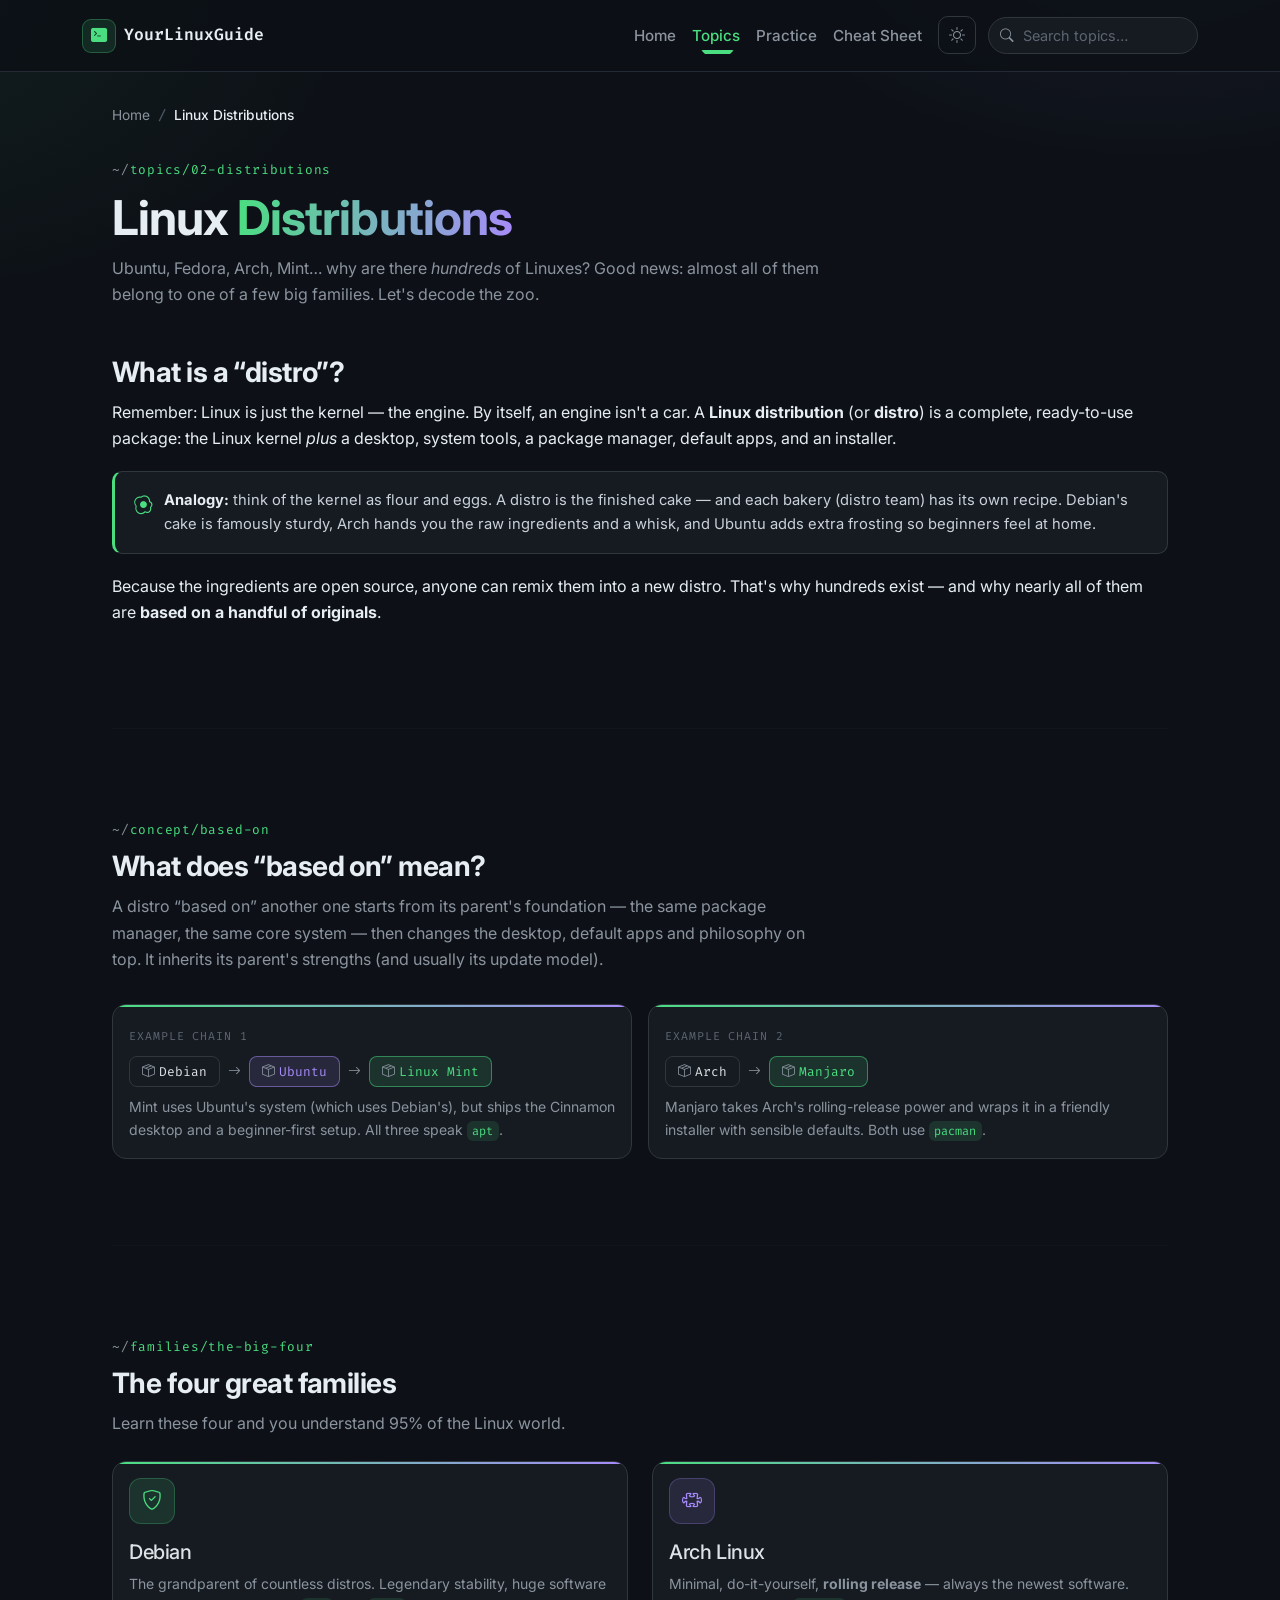
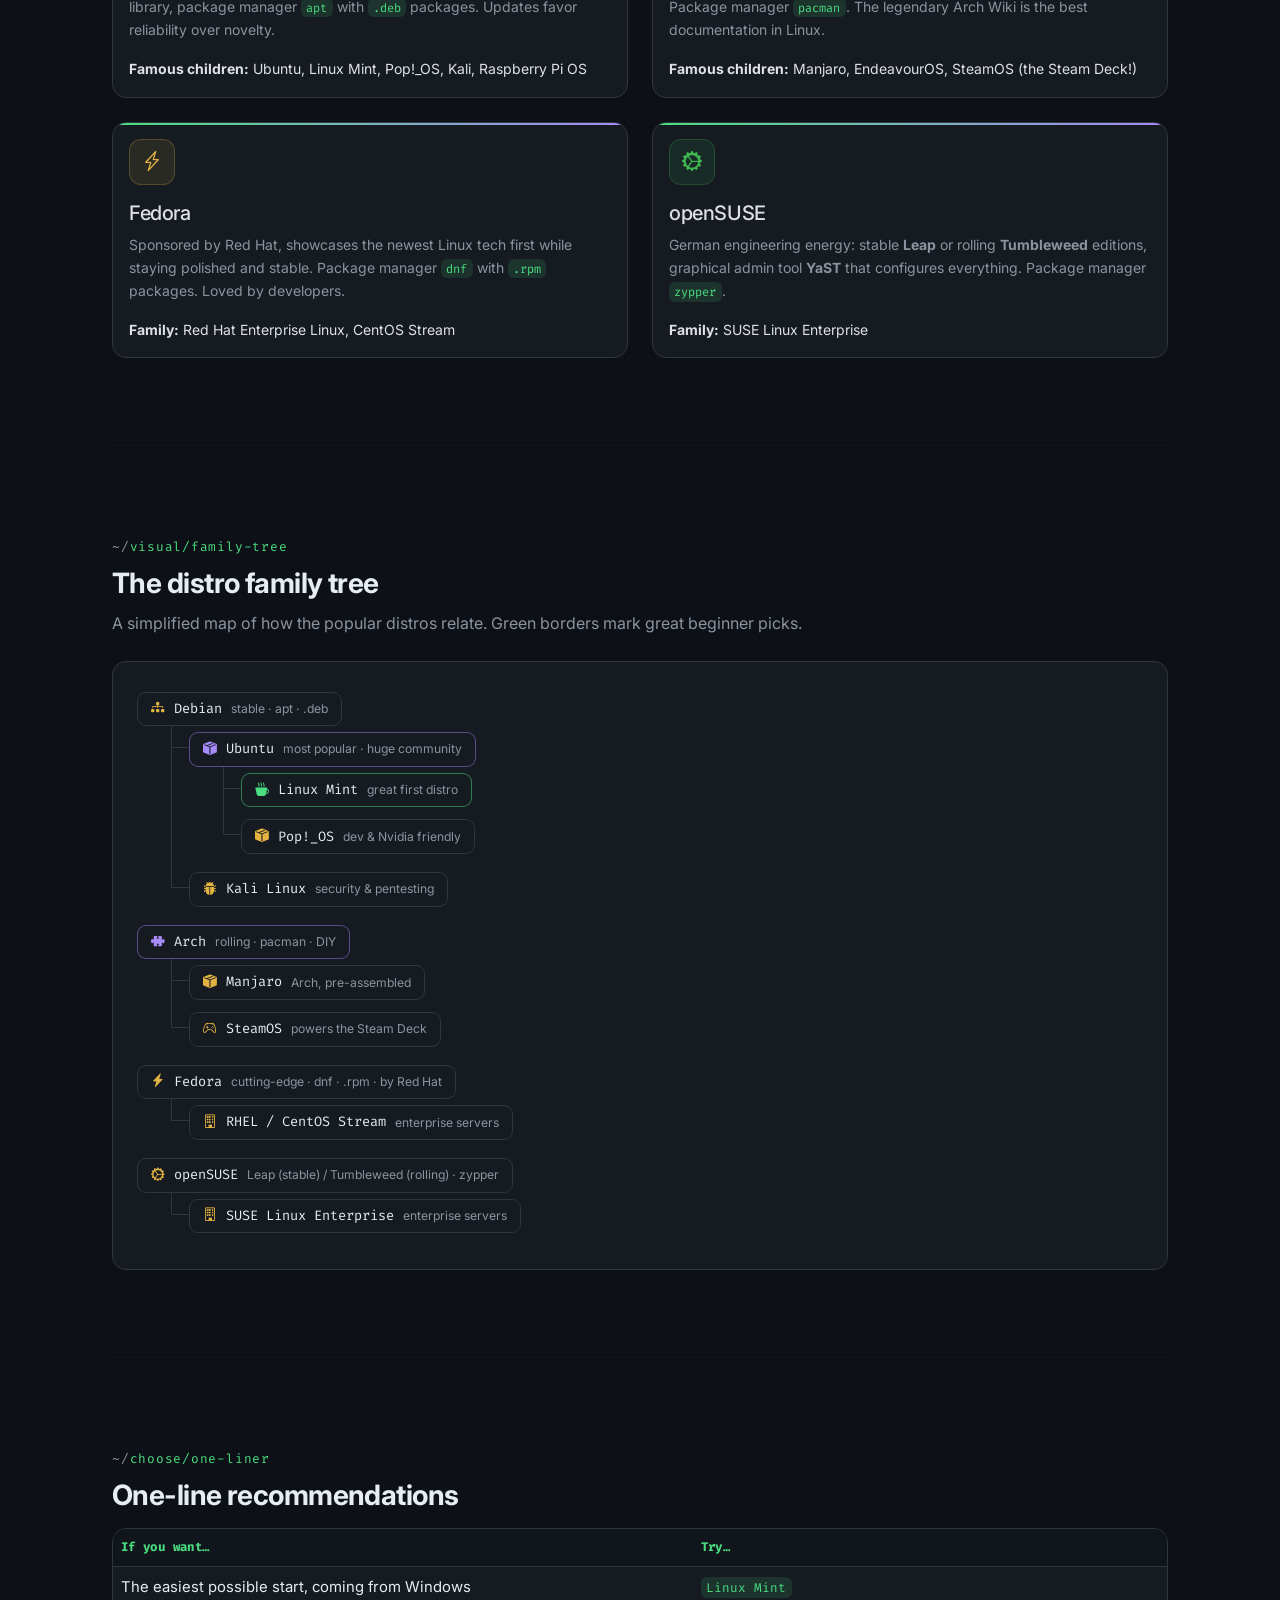
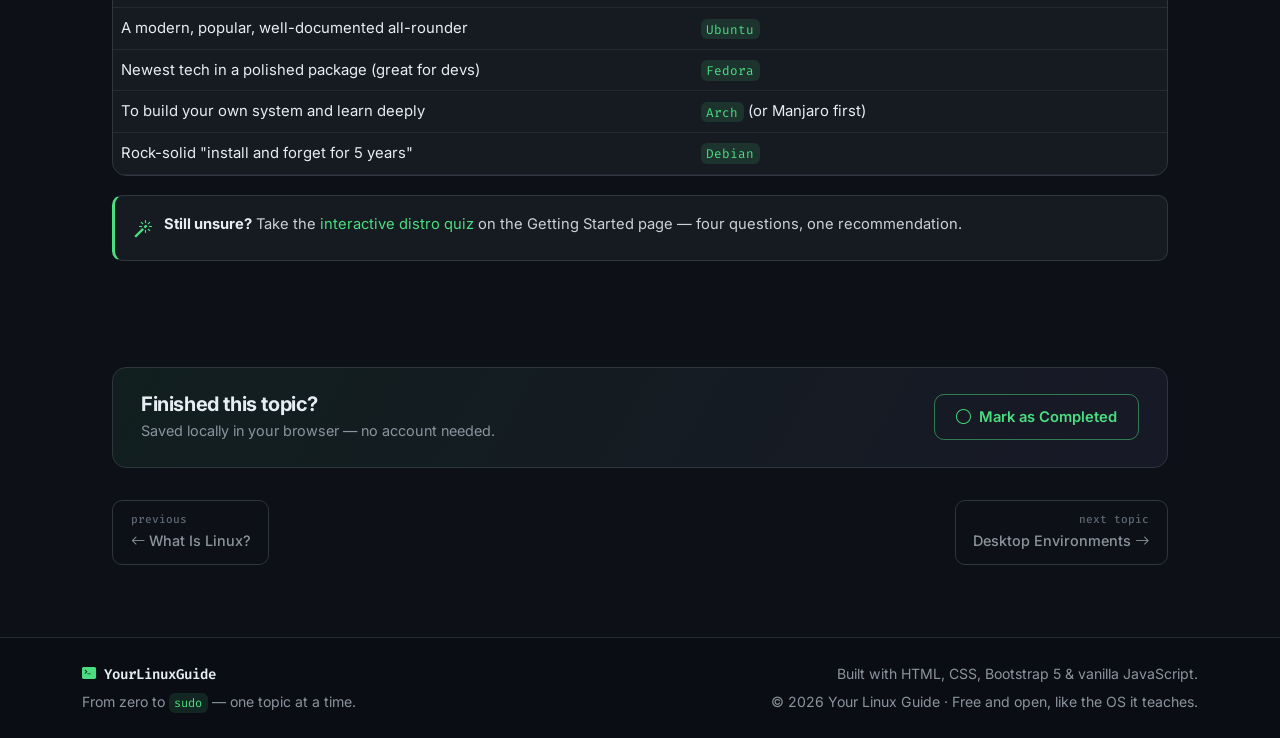
<file: distributions.html>
<!DOCTYPE html>
<html lang="en" data-bs-theme="dark">
<head>
  <meta charset="UTF-8">
  <meta name="viewport" content="width=device-width, initial-scale=1.0">
  <meta name="description" content="What is a Linux distribution? Learn about Debian, Arch, Fedora, openSUSE and what 'based on' means — with a visual distro family tree.">
  <title>Linux Distributions — Your Linux Guide</title>
  <link rel="icon" href="data:image/svg+xml,%3Csvg xmlns='http://www.w3.org/2000/svg' viewBox='0 0 100 100'%3E%3Crect width='100' height='100' rx='20' fill='%230d1117'/%3E%3Ctext x='50' y='68' font-size='52' text-anchor='middle' fill='%234ade80' font-family='monospace'%3E&gt;_%3C/text%3E%3C/svg%3E">
  <link rel="preconnect" href="https://fonts.googleapis.com">
  <link rel="preconnect" href="https://fonts.gstatic.com" crossorigin>
  <link href="https://fonts.googleapis.com/css2?family=Fira+Code:wght@400;500;600&family=Inter:wght@400;500;600;700;800&display=swap" rel="stylesheet">
  <link href="https://cdn.jsdelivr.net/npm/bootstrap@5.3.3/dist/css/bootstrap.min.css" rel="stylesheet">
  <link href="https://cdn.jsdelivr.net/npm/bootstrap-icons@1.11.3/font/bootstrap-icons.min.css" rel="stylesheet">
  <link rel="stylesheet" href="styles.css">
  <!-- Apply the saved theme BEFORE first paint (prevents a dark/light flash) -->
  <script>(function(){try{var t=localStorage.getItem("ylg-theme")||"dark",d=document.documentElement;d.setAttribute("data-theme",t);d.setAttribute("data-bs-theme",t);}catch(e){document.documentElement.setAttribute("data-theme","dark");}})();</script>
</head>
<body>

  <!-- ===================== Navbar (shared) ===================== -->
  <nav class="navbar navbar-expand-lg ylg-navbar fixed-top">
    <div class="container">
      <a class="navbar-brand ylg-brand" href="index.html"><i class="bi bi-terminal-fill"></i><span>YourLinuxGuide</span></a>
      <button class="navbar-toggler" type="button" data-bs-toggle="collapse" data-bs-target="#mainNav" aria-controls="mainNav" aria-expanded="false" aria-label="Toggle navigation">
        <span class="navbar-toggler-icon"></span>
      </button>
      <div class="collapse navbar-collapse" id="mainNav">
        <ul class="navbar-nav ms-auto align-items-lg-center">
          <li class="nav-item"><a class="nav-link" href="index.html">Home</a></li>
          <li class="nav-item dropdown">
            <a class="nav-link dropdown-toggle" href="#" role="button" data-bs-toggle="dropdown" aria-expanded="false">Topics</a>
            <ul class="dropdown-menu ylg-dropdown">
              <li><a class="dropdown-item" href="what-is-linux.html"><i class="bi bi-lightbulb"></i> What Is Linux?</a></li>
              <li><a class="dropdown-item" href="distributions.html"><i class="bi bi-diagram-3"></i> Distributions</a></li>
              <li><a class="dropdown-item" href="desktop-environments.html"><i class="bi bi-display"></i> Desktop Environments</a></li>
              <li><a class="dropdown-item" href="terminal-and-shell.html"><i class="bi bi-terminal"></i> Terminal &amp; Shell</a></li>
              <li><a class="dropdown-item" href="package-managers.html"><i class="bi bi-box-seam"></i> Package Managers</a></li>
              <li><a class="dropdown-item" href="file-system.html"><i class="bi bi-folder2-open"></i> The File System</a></li>
              <li><a class="dropdown-item" href="users-and-permissions.html"><i class="bi bi-shield-lock"></i> Users &amp; Permissions</a></li>
              <li><a class="dropdown-item" href="essential-concepts.html"><i class="bi bi-cpu"></i> Essential Concepts</a></li>
              <li><hr class="dropdown-divider"></li>
              <li><a class="dropdown-item" href="getting-started.html"><i class="bi bi-rocket-takeoff"></i> Getting Started</a></li>
              <li><a class="dropdown-item" href="cheat-sheet.html"><i class="bi bi-journal-text"></i> Cheat Sheet</a></li>
              <li><a class="dropdown-item" href="Resources.html"><i class="bi bi-journal-text"></i> Resources </a></li>
              <li><hr class="dropdown-divider"></li>
              <li><a class="dropdown-item" href="practice.html"><i class="bi bi-play-circle"></i> Practice Terminal <span class="flag-chip green ms-1">live</span></a></li>
            </ul>
          </li>
          <li class="nav-item"><a class="nav-link" href="practice.html">Practice</a></li>
          <li class="nav-item"><a class="nav-link" href="cheat-sheet.html">Cheat Sheet</a></li>
          <!-- Dark/light theme switch (main.js syncs the icon + label) -->
          <li class="nav-item d-flex align-items-lg-center ms-lg-2 mt-2 mt-lg-0">
            <button id="themeToggle" class="ylg-theme-toggle" type="button" aria-label="Switch to light mode" title="Toggle color theme"><i class="bi bi-sun"></i></button>
          </li>
          <li class="nav-item">
            <div class="ylg-search">
              <i class="bi bi-search"></i>
              <input id="navSearch" type="search" class="form-control" placeholder="Search topics…" aria-label="Search topics" autocomplete="off">
              <div id="navSearchResults" class="ylg-search-results"></div>
            </div>
          </li>
        </ul>
      </div>
    </div>
  </nav>

  <main class="ylg-main">
    <div class="container">

      <nav aria-label="breadcrumb" class="ylg-breadcrumb">
        <ol class="breadcrumb">
          <li class="breadcrumb-item"><a href="index.html">Home</a></li>
          <li class="breadcrumb-item active" aria-current="page">Linux Distributions</li>
        </ol>
      </nav>

      <header class="mb-5 reveal">
        <span class="kicker">topics/02-distributions</span>
        <h1 class="display-5 fw-bold">Linux <span class="gradient-text">Distributions</span></h1>
        <p class="section-lead mt-2">Ubuntu, Fedora, Arch, Mint… why are there <em>hundreds</em> of Linuxes?
        Good news: almost all of them belong to one of a few big families. Let's decode the zoo.</p>
      </header>

      <!-- ===== What is a distro ===== -->
      <section class="section pt-0" aria-labelledby="whatIs">
        <h2 class="section-title" id="whatIs">What is a &ldquo;distro&rdquo;?</h2>
        <p>Remember: Linux is just the kernel — the engine. By itself, an engine isn't a car. A <b>Linux distribution</b>
        (or <b>distro</b>) is a complete, ready-to-use package: the Linux kernel <em>plus</em> a desktop, system tools,
        a package manager, default apps, and an installer.</p>

        <div class="callout"><i class="bi bi-egg-fried"></i>
          <span><b>Analogy:</b> think of the kernel as flour and eggs. A distro is the finished cake — and each bakery
          (distro team) has its own recipe. Debian's cake is famously sturdy, Arch hands you the raw ingredients and a
          whisk, and Ubuntu adds extra frosting so beginners feel at home.</span>
        </div>

        <p>Because the ingredients are open source, anyone can remix them into a new distro. That's why hundreds exist —
        and why nearly all of them are <b>based on a handful of originals</b>.</p>
      </section>

      <hr class="divider">

      <!-- ===== Based on ===== -->
      <section class="section" aria-labelledby="basedOn">
        <span class="kicker">concept/based-on</span>
        <h2 class="section-title" id="basedOn">What does &ldquo;based on&rdquo; mean?</h2>
        <p class="section-lead">A distro &ldquo;based on&rdquo; another one starts from its parent's foundation — the same
        package manager, the same core system — then changes the desktop, default apps and philosophy on top.
        It inherits its parent's strengths (and usually its update model).</p>

        <div class="row g-3 mt-1">
          <div class="col-lg-6 reveal">
            <div class="info-card accent card h-100">
              <div class="card-body">
                <span class="mini-label">Example chain 1</span>
                <div class="chain mt-2">
                  <span class="chain-badge"><i class="bi bi-box-seam me-1"></i>Debian</span>
                  <i class="bi bi-arrow-right"></i>
                  <span class="chain-badge hl-purple"><i class="bi bi-box-seam me-1"></i>Ubuntu</span>
                  <i class="bi bi-arrow-right"></i>
                  <span class="chain-badge hl"><i class="bi bi-box-seam me-1"></i>Linux Mint</span>
                </div>
                <p class="text-muted-custom small mt-2 mb-0">Mint uses Ubuntu's system (which uses Debian's), but ships the
                Cinnamon desktop and a beginner-first setup. All three speak <code>apt</code>.</p>
              </div>
            </div>
          </div>
          <div class="col-lg-6 reveal d1">
            <div class="info-card accent card h-100">
              <div class="card-body">
                <span class="mini-label">Example chain 2</span>
                <div class="chain mt-2">
                  <span class="chain-badge"><i class="bi bi-box-seam me-1"></i>Arch</span>
                  <i class="bi bi-arrow-right"></i>
                  <span class="chain-badge hl"><i class="bi bi-box-seam me-1"></i>Manjaro</span>
                </div>
                <p class="text-muted-custom small mt-2 mb-0">Manjaro takes Arch's rolling-release power and wraps it in a
                friendly installer with sensible defaults. Both use <code>pacman</code>.</p>
              </div>
            </div>
          </div>
        </div>
      </section>

      <hr class="divider">

      <!-- ===== The four great families ===== -->
      <section class="section" aria-labelledby="families">
        <span class="kicker">families/the-big-four</span>
        <h2 class="section-title" id="families">The four great families</h2>
        <p class="section-lead mb-4">Learn these four and you understand 95% of the Linux world.</p>

        <div class="row g-4">
          <div class="col-md-6 reveal">
            <div class="info-card accent card h-100">
              <div class="card-body">
                <div class="info-icon"><i class="bi bi-shield-check"></i></div>
                <h3 class="h5">Debian</h3>
                <p class="text-muted-custom small">The grandparent of countless distros. Legendary stability, huge software
                library, package manager <code>apt</code> with <code>.deb</code> packages. Updates favor reliability over novelty.</p>
                <p class="small mb-0"><b>Famous children:</b> Ubuntu, Linux Mint, Pop!_OS, Kali, Raspberry Pi OS</p>
              </div>
            </div>
          </div>
          <div class="col-md-6 reveal d1">
            <div class="info-card accent card h-100">
              <div class="card-body">
                <div class="info-icon purple"><i class="bi bi-puzzle"></i></div>
                <h3 class="h5">Arch Linux</h3>
                <p class="text-muted-custom small">Minimal, do-it-yourself, <b>rolling release</b> — always the newest software.
                Package manager <code>pacman</code>. The legendary Arch Wiki is the best documentation in Linux.</p>
                <p class="small mb-0"><b>Famous children:</b> Manjaro, EndeavourOS, SteamOS (the Steam Deck!)</p>
              </div>
            </div>
          </div>
          <div class="col-md-6 reveal">
            <div class="info-card accent card h-100">
              <div class="card-body">
                <div class="info-icon amber"><i class="bi bi-lightning-charge"></i></div>
                <h3 class="h5">Fedora</h3>
                <p class="text-muted-custom small">Sponsored by Red Hat, showcases the newest Linux tech first while staying
                polished and stable. Package manager <code>dnf</code> with <code>.rpm</code> packages. Loved by developers.</p>
                <p class="small mb-0"><b>Family:</b> Red Hat Enterprise Linux, CentOS Stream</p>
              </div>
            </div>
          </div>
          <div class="col-md-6 reveal d1">
            <div class="info-card accent card h-100">
              <div class="card-body">
                <div class="info-icon green" style="color:#3fb950;background:rgba(63,185,80,.1);border-color:rgba(63,185,80,.25)"><i class="bi bi-gear-wide-connected"></i></div>
                <h3 class="h5">openSUSE</h3>
                <p class="text-muted-custom small">German engineering energy: stable <b>Leap</b> or rolling <b>Tumbleweed</b>
                editions, graphical admin tool <b>YaST</b> that configures everything. Package manager <code>zypper</code>.</p>
                <p class="small mb-0"><b>Family:</b> SUSE Linux Enterprise</p>
              </div>
            </div>
          </div>
        </div>
      </section>

      <hr class="divider">

      <!-- ===== Family tree (pure HTML/CSS) ===== -->
      <section class="section" aria-labelledby="tree">
        <span class="kicker">visual/family-tree</span>
        <h2 class="section-title" id="tree">The distro family tree</h2>
        <p class="section-lead mb-4">A simplified map of how the popular distros relate. Green borders mark
        great beginner picks.</p>

        <div class="table-card reveal" style="padding:1.5rem;overflow-x:auto">
          <ul class="ylg-tree mb-0">
            <!-- Debian family -->
            <li>
              <span class="node-card"><i class="bi bi-diagram-3-fill"></i>Debian<span class="desc">stable · apt · .deb</span></span>
              <ul>
                <li>
                  <span class="node-card purple"><i class="bi bi-box-seam-fill"></i>Ubuntu<span class="desc">most popular · huge community</span></span>
                  <ul>
                    <li><span class="node-card green" style="border-color:rgba(74,222,128,.5)"><i class="bi bi-cup-hot-fill"></i>Linux Mint<span class="desc">great first distro</span></span></li>
                    <li><span class="node-card"><i class="bi bi-box-seam-fill"></i>Pop!_OS<span class="desc">dev &amp; Nvidia friendly</span></span></li>
                  </ul>
                </li>
                <li><span class="node-card"><i class="bi bi-bug-fill"></i>Kali Linux<span class="desc">security &amp; pentesting</span></span></li>
              </ul>
            </li>
            <!-- Arch family -->
            <li>
              <span class="node-card purple"><i class="bi bi-puzzle-fill"></i>Arch<span class="desc">rolling · pacman · DIY</span></span>
              <ul>
                <li><span class="node-card"><i class="bi bi-box-seam-fill"></i>Manjaro<span class="desc">Arch, pre-assembled</span></span></li>
                <li><span class="node-card"><i class="bi bi-controller"></i>SteamOS<span class="desc">powers the Steam Deck</span></span></li>
              </ul>
            </li>
            <!-- Fedora family -->
            <li>
              <span class="node-card"><i class="bi bi-lightning-charge-fill"></i>Fedora<span class="desc">cutting-edge · dnf · .rpm · by Red Hat</span></span>
              <ul>
                <li><span class="node-card"><i class="bi bi-building"></i>RHEL / CentOS Stream<span class="desc">enterprise servers</span></span></li>
              </ul>
            </li>
            <!-- openSUSE family -->
            <li>
              <span class="node-card"><i class="bi bi-gear-wide-connected"></i>openSUSE<span class="desc">Leap (stable) / Tumbleweed (rolling) · zypper</span></span>
              <ul>
                <li><span class="node-card"><i class="bi bi-building"></i>SUSE Linux Enterprise<span class="desc">enterprise servers</span></span></li>
              </ul>
            </li>
          </ul>
        </div>
      </section>

      <hr class="divider">

      <!-- ===== Quick chooser table ===== -->
      <section class="section" aria-labelledby="chooser">
        <span class="kicker">choose/one-liner</span>
        <h2 class="section-title" id="chooser">One-line recommendations</h2>
        <div class="table-card reveal mt-3">
          <div class="table-responsive">
            <table class="ylg-table table align-middle mb-0">
              <thead><tr><th style="width:55%">If you want…</th><th>Try…</th></tr></thead>
              <tbody>
                <tr><td>The easiest possible start, coming from Windows</td><td><code>Linux Mint</code></td></tr>
                <tr><td>A modern, popular, well-documented all-rounder</td><td><code>Ubuntu</code></td></tr>
                <tr><td>Newest tech in a polished package (great for devs)</td><td><code>Fedora</code></td></tr>
                <tr><td>To build your own system and learn deeply</td><td><code>Arch</code> (or Manjaro first)</td></tr>
                <tr><td>Rock-solid "install and forget for 5 years"</td><td><code>Debian</code></td></tr>
              </tbody>
            </table>
          </div>
        </div>

        <div class="callout"><i class="bi bi-magic"></i>
          <span><b>Still unsure?</b> Take the <a href="getting-started.html#quiz">interactive distro quiz</a> on the
          Getting Started page — four questions, one recommendation.</span>
        </div>
      </section>

      <!-- ===== Mark as completed ===== -->
      <div class="complete-box reveal">
        <div>
          <h5>Finished this topic?</h5>
          <p>Saved locally in your browser — no account needed.</p>
        </div>
        <button class="ylg-complete-btn" data-topic="distributions"><i class="bi bi-circle"></i><span>Mark as Completed</span></button>
      </div>

      <!-- ===== Pager ===== -->
      <nav class="pager d-flex" aria-label="Topic navigation">
        <a class="pager-link" href="what-is-linux.html"><span><span class="dir">previous</span><span class="lbl"><i class="bi bi-arrow-left"></i> What Is Linux?</span></span></a>
        <a class="pager-link next" href="desktop-environments.html"><span><span class="dir">next topic</span><span class="lbl">Desktop Environments <i class="bi bi-arrow-right"></i></span></span></a>
      </nav>
    </div>
  </main>

  <!-- ===================== Footer ===================== -->
  <footer class="ylg-footer mt-5">
    <div class="container py-4 d-flex flex-column flex-md-row justify-content-between align-items-center gap-3">
      <div class="text-center text-md-start">
        <span class="brand"><i class="bi bi-terminal-fill"></i> YourLinuxGuide</span>
        <div class="mt-1">From zero to <code>sudo</code> — one topic at a time.</div>
      </div>
      <div class="text-center text-md-end">
        <div>Built with HTML, CSS, Bootstrap 5 &amp; vanilla JavaScript.</div>
        <div class="mt-1">&copy; <span class="js-year">2025</span> Your Linux Guide · Free and open, like the OS it teaches.</div>
      </div>
    </div>
  </footer>

  <button id="backToTop" class="ylg-backtop" aria-label="Back to top"><i class="bi bi-arrow-up"></i></button>

  <script src="https://cdn.jsdelivr.net/npm/bootstrap@5.3.3/dist/js/bootstrap.bundle.min.js"></script>
  <script src="main.js"></script>
</body>
</html>
</file>
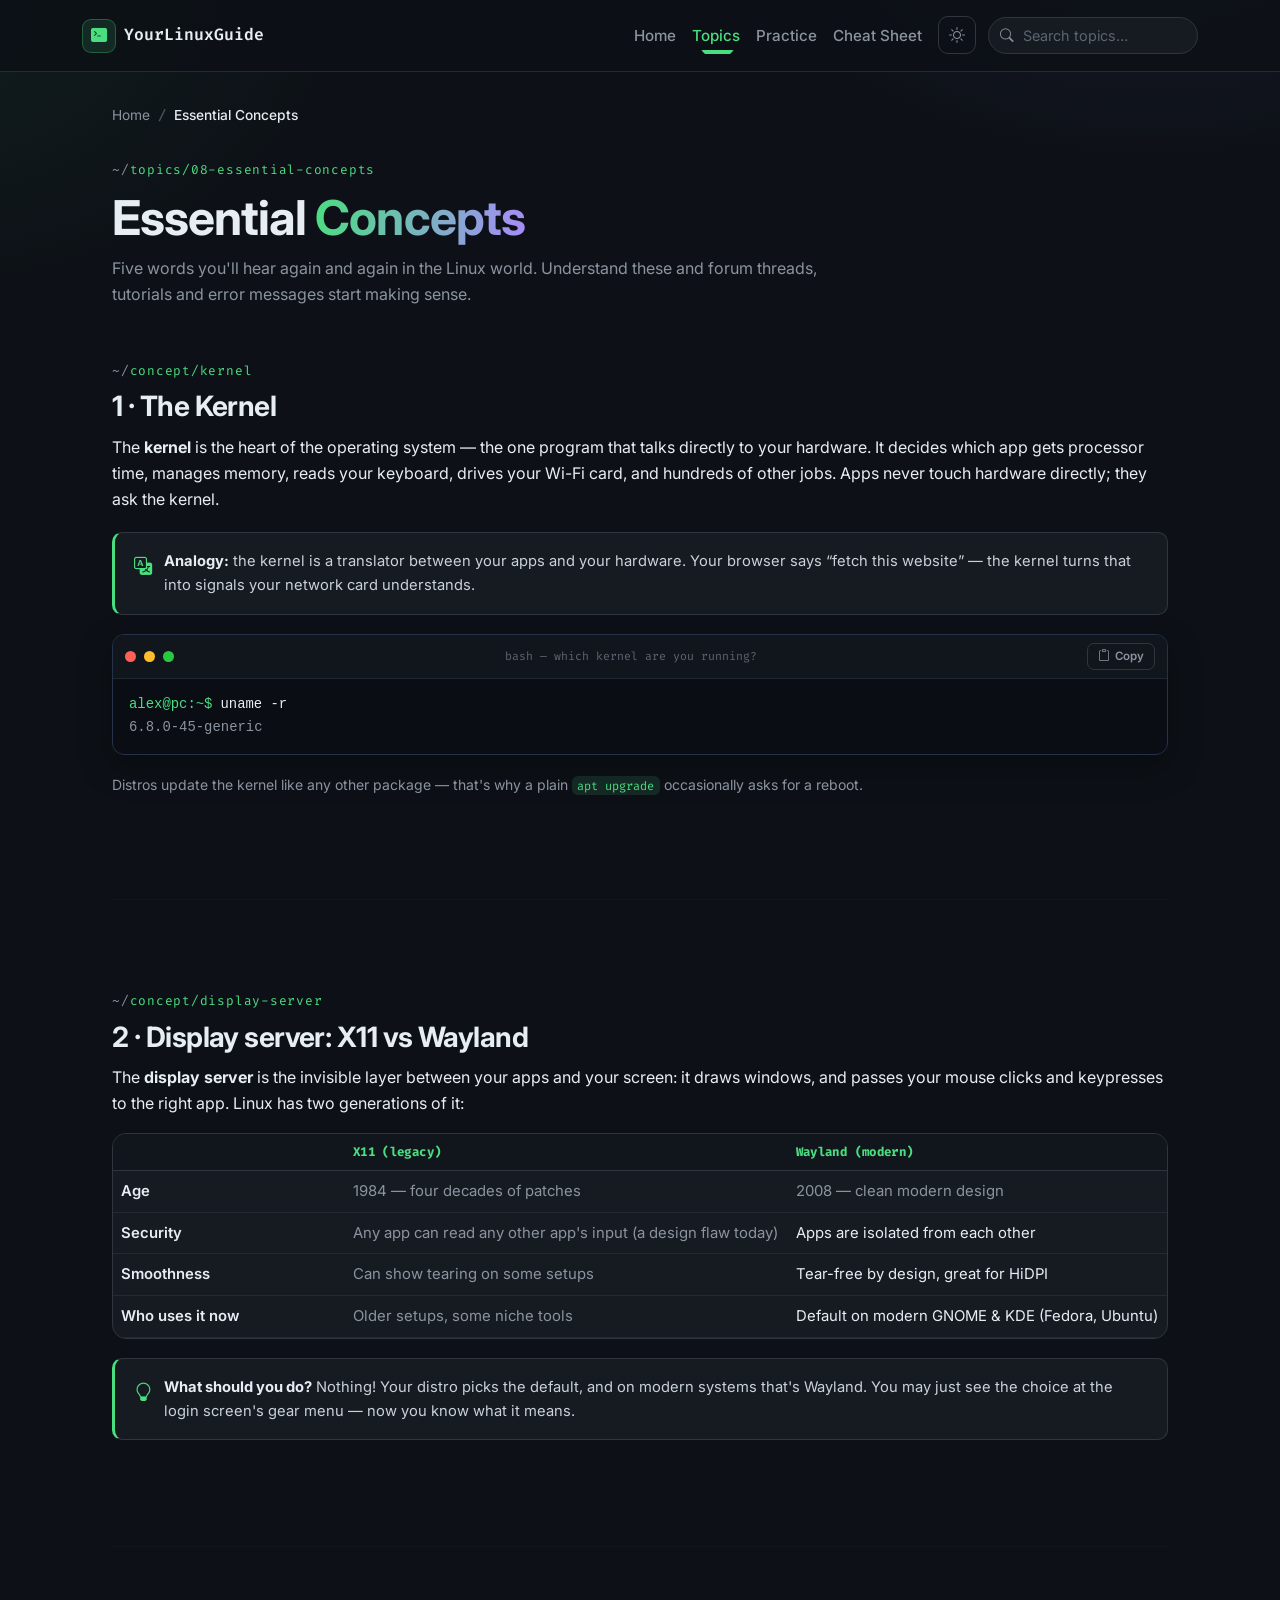
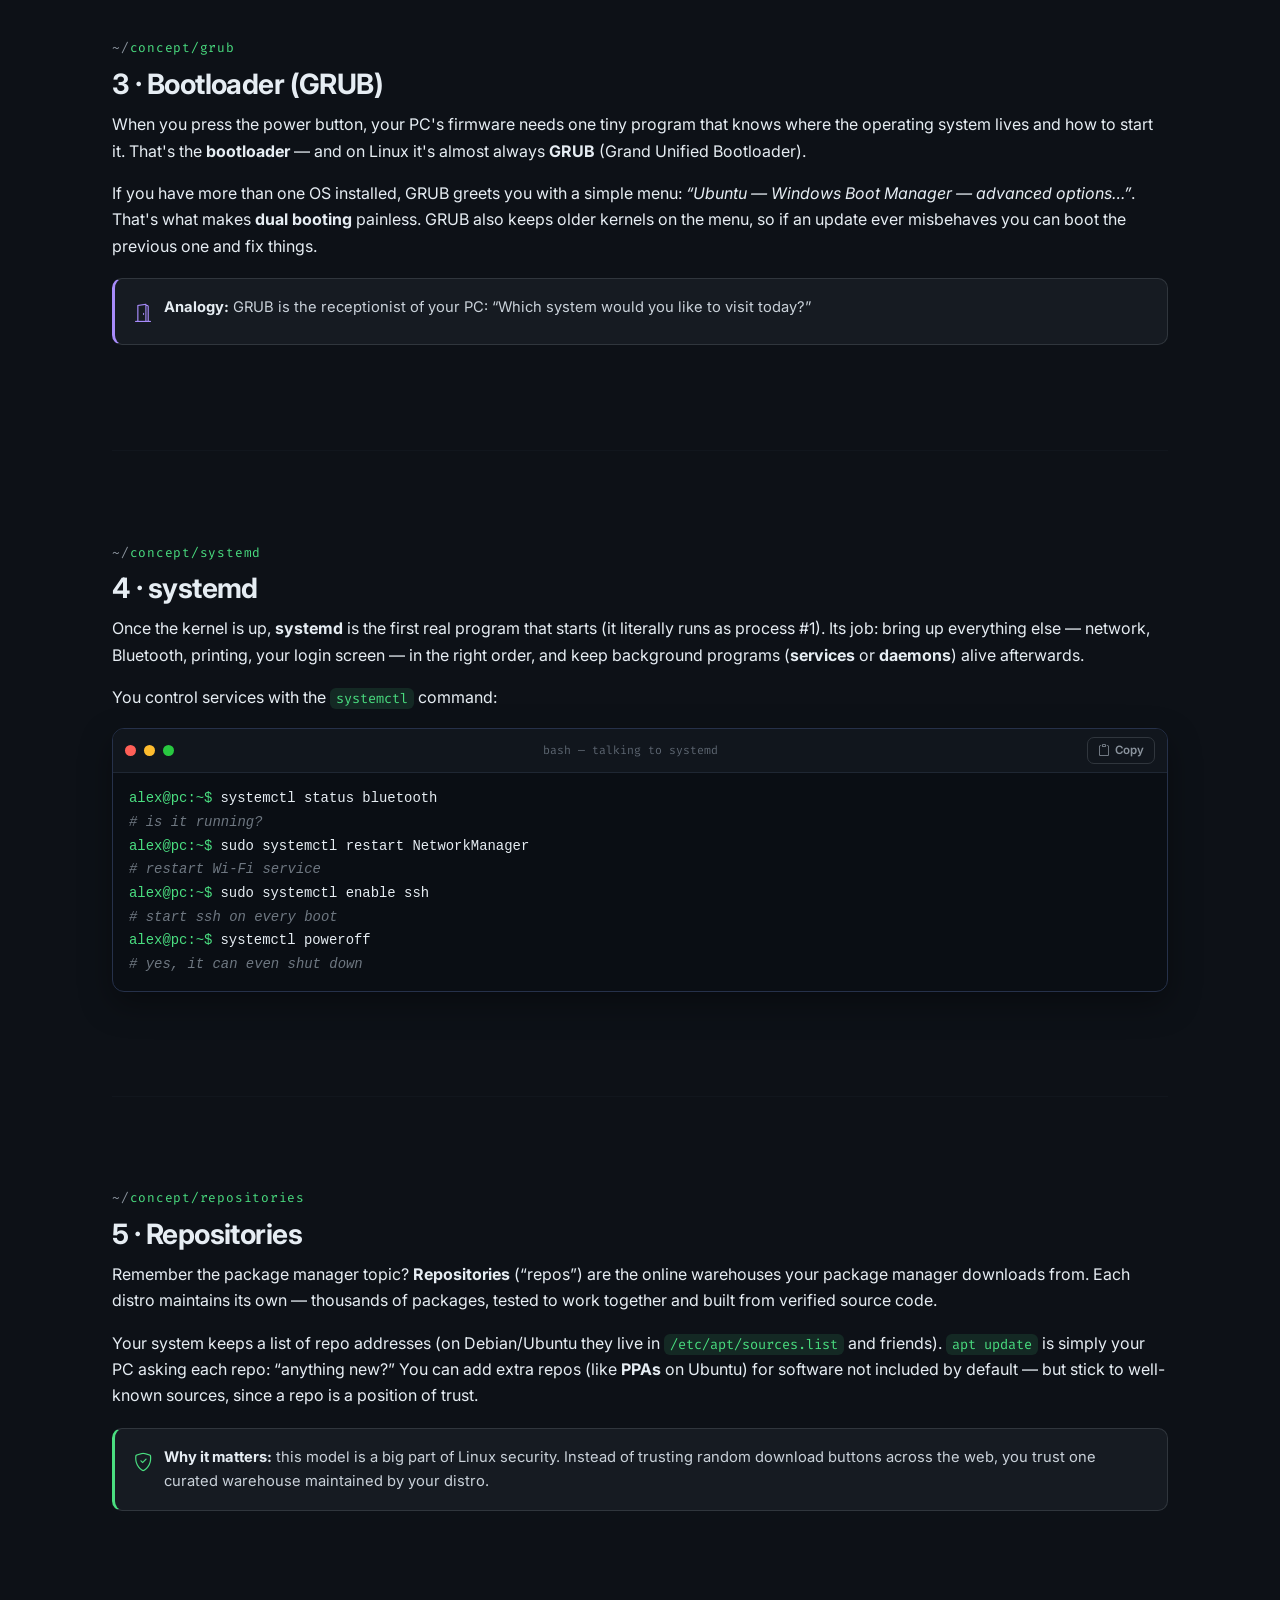
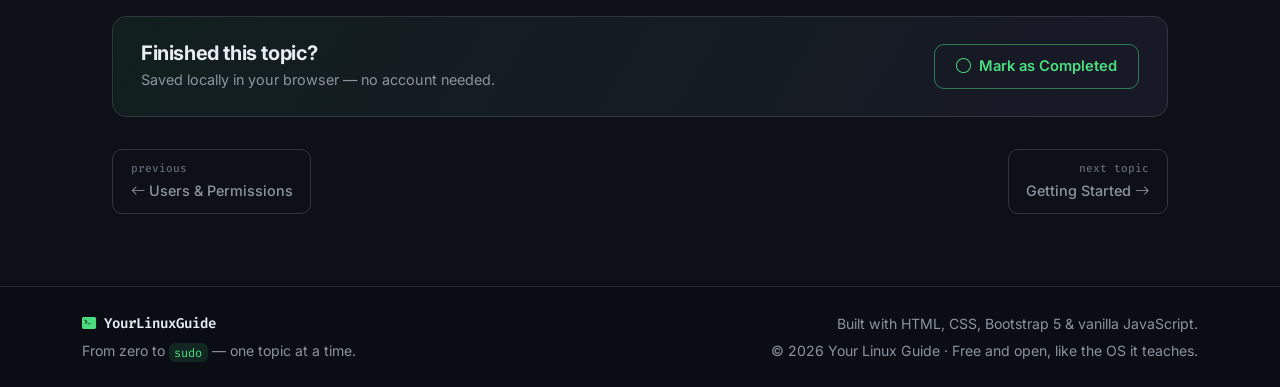
<file: essential-concepts.html>
<!DOCTYPE html>
<html lang="en" data-bs-theme="dark">
<head>
  <meta charset="UTF-8">
  <meta name="viewport" content="width=device-width, initial-scale=1.0">
  <meta name="description" content="Essential Linux concepts in plain language: the kernel, display servers (X11 vs Wayland), the GRUB bootloader, systemd and software repositories.">
  <title>Essential Concepts — Your Linux Guide</title>
  <link rel="icon" href="data:image/svg+xml,%3Csvg xmlns='http://www.w3.org/2000/svg' viewBox='0 0 100 100'%3E%3Crect width='100' height='100' rx='20' fill='%230d1117'/%3E%3Ctext x='50' y='68' font-size='52' text-anchor='middle' fill='%234ade80' font-family='monospace'%3E&gt;_%3C/text%3E%3C/svg%3E">
  <link rel="preconnect" href="https://fonts.googleapis.com">
  <link rel="preconnect" href="https://fonts.gstatic.com" crossorigin>
  <link href="https://fonts.googleapis.com/css2?family=Fira+Code:wght@400;500;600&family=Inter:wght@400;500;600;700;800&display=swap" rel="stylesheet">
  <link href="https://cdn.jsdelivr.net/npm/bootstrap@5.3.3/dist/css/bootstrap.min.css" rel="stylesheet">
  <link href="https://cdn.jsdelivr.net/npm/bootstrap-icons@1.11.3/font/bootstrap-icons.min.css" rel="stylesheet">
  <link rel="stylesheet" href="styles.css">
  <!-- Apply the saved theme BEFORE first paint (prevents a dark/light flash) -->
  <script>(function(){try{var t=localStorage.getItem("ylg-theme")||"dark",d=document.documentElement;d.setAttribute("data-theme",t);d.setAttribute("data-bs-theme",t);}catch(e){document.documentElement.setAttribute("data-theme","dark");}})();</script>
</head>
<body>

  <!-- ===================== Navbar (shared) ===================== -->
  <nav class="navbar navbar-expand-lg ylg-navbar fixed-top">
    <div class="container">
      <a class="navbar-brand ylg-brand" href="index.html"><i class="bi bi-terminal-fill"></i><span>YourLinuxGuide</span></a>
      <button class="navbar-toggler" type="button" data-bs-toggle="collapse" data-bs-target="#mainNav" aria-controls="mainNav" aria-expanded="false" aria-label="Toggle navigation">
        <span class="navbar-toggler-icon"></span>
      </button>
      <div class="collapse navbar-collapse" id="mainNav">
        <ul class="navbar-nav ms-auto align-items-lg-center">
          <li class="nav-item"><a class="nav-link" href="index.html">Home</a></li>
          <li class="nav-item dropdown">
            <a class="nav-link dropdown-toggle" href="#" role="button" data-bs-toggle="dropdown" aria-expanded="false">Topics</a>
            <ul class="dropdown-menu ylg-dropdown">
              <li><a class="dropdown-item" href="what-is-linux.html"><i class="bi bi-lightbulb"></i> What Is Linux?</a></li>
              <li><a class="dropdown-item" href="distributions.html"><i class="bi bi-diagram-3"></i> Distributions</a></li>
              <li><a class="dropdown-item" href="desktop-environments.html"><i class="bi bi-display"></i> Desktop Environments</a></li>
              <li><a class="dropdown-item" href="terminal-and-shell.html"><i class="bi bi-terminal"></i> Terminal &amp; Shell</a></li>
              <li><a class="dropdown-item" href="package-managers.html"><i class="bi bi-box-seam"></i> Package Managers</a></li>
              <li><a class="dropdown-item" href="file-system.html"><i class="bi bi-folder2-open"></i> The File System</a></li>
              <li><a class="dropdown-item" href="users-and-permissions.html"><i class="bi bi-shield-lock"></i> Users &amp; Permissions</a></li>
              <li><a class="dropdown-item" href="essential-concepts.html"><i class="bi bi-cpu"></i> Essential Concepts</a></li>
              <li><hr class="dropdown-divider"></li>
              <li><a class="dropdown-item" href="getting-started.html"><i class="bi bi-rocket-takeoff"></i> Getting Started</a></li>
              <li><a class="dropdown-item" href="cheat-sheet.html"><i class="bi bi-journal-text"></i> Cheat Sheet</a></li>
              <li><a class="dropdown-item" href="Resources.html"><i class="bi bi-journal-text"></i> Resources </a></li>
              <li><hr class="dropdown-divider"></li>
              <li><a class="dropdown-item" href="practice.html"><i class="bi bi-play-circle"></i> Practice Terminal <span class="flag-chip green ms-1">live</span></a></li>
            </ul>
          </li>
          <li class="nav-item"><a class="nav-link" href="practice.html">Practice</a></li>
          <li class="nav-item"><a class="nav-link" href="cheat-sheet.html">Cheat Sheet</a></li>
          <!-- Dark/light theme switch (main.js syncs the icon + label) -->
          <li class="nav-item d-flex align-items-lg-center ms-lg-2 mt-2 mt-lg-0">
            <button id="themeToggle" class="ylg-theme-toggle" type="button" aria-label="Switch to light mode" title="Toggle color theme"><i class="bi bi-sun"></i></button>
          </li>
          <li class="nav-item">
            <div class="ylg-search">
              <i class="bi bi-search"></i>
              <input id="navSearch" type="search" class="form-control" placeholder="Search topics…" aria-label="Search topics" autocomplete="off">
              <div id="navSearchResults" class="ylg-search-results"></div>
            </div>
          </li>
        </ul>
      </div>
    </div>
  </nav>

  <main class="ylg-main">
    <div class="container">

      <nav aria-label="breadcrumb" class="ylg-breadcrumb">
        <ol class="breadcrumb">
          <li class="breadcrumb-item"><a href="index.html">Home</a></li>
          <li class="breadcrumb-item active" aria-current="page">Essential Concepts</li>
        </ol>
      </nav>

      <header class="mb-5 reveal">
        <span class="kicker">topics/08-essential-concepts</span>
        <h1 class="display-5 fw-bold">Essential <span class="gradient-text">Concepts</span></h1>
        <p class="section-lead mt-2">Five words you'll hear again and again in the Linux world. Understand these
        and forum threads, tutorials and error messages start making sense.</p>
      </header>

      <!-- ===== Kernel ===== -->
      <section class="section pt-0" aria-labelledby="kernel">
        <span class="kicker">concept/kernel</span>
        <h2 class="section-title" id="kernel">1 · The Kernel</h2>
        <p>The <b>kernel</b> is the heart of the operating system — the one program that talks directly to your hardware.
        It decides which app gets processor time, manages memory, reads your keyboard, drives your Wi-Fi card, and
        hundreds of other jobs. Apps never touch hardware directly; they ask the kernel.</p>

        <div class="callout"><i class="bi bi-translate"></i>
          <span><b>Analogy:</b> the kernel is a translator between your apps and your hardware. Your browser says
          &ldquo;fetch this website&rdquo; — the kernel turns that into signals your network card understands.</span>
        </div>

        <div class="terminal-block">
          <div class="terminal-header">
            <span class="t-dot red"></span><span class="t-dot yellow"></span><span class="t-dot green"></span>
            <span class="terminal-title">bash — which kernel are you running?</span>
            <button class="copy-btn" data-copy><i class="bi bi-clipboard"></i><span>Copy</span></button>
          </div>
          <pre class="terminal-body"><code><span class="cmdline"><span class="prompt">alex@pc:~$</span>uname -r</span><span class="output">6.8.0-45-generic</span></code></pre>
        </div>
        <p class="text-muted-custom small">Distros update the kernel like any other package — that's why a plain
        <code>apt upgrade</code> occasionally asks for a reboot.</p>
      </section>

      <hr class="divider">

      <!-- ===== Display server: X11 vs Wayland ===== -->
      <section class="section" aria-labelledby="display">
        <span class="kicker">concept/display-server</span>
        <h2 class="section-title" id="display">2 · Display server: X11 vs Wayland</h2>
        <p>The <b>display server</b> is the invisible layer between your apps and your screen: it draws windows,
        and passes your mouse clicks and keypresses to the right app. Linux has two generations of it:</p>

        <div class="table-card reveal">
          <div class="table-responsive">
            <table class="ylg-table table align-middle mb-0">
              <thead><tr><th style="width:22%"></th><th>X11 (legacy)</th><th>Wayland (modern)</th></tr></thead>
              <tbody>
                <tr>
                  <td class="fw-semibold">Age</td>
                  <td class="text-muted-custom">1984 — four decades of patches</td>
                  <td class="text-muted-custom">2008 — clean modern design</td>
                </tr>
                <tr>
                  <td class="fw-semibold">Security</td>
                  <td class="text-muted-custom">Any app can read any other app's input (a design flaw today)</td>
                  <td>Apps are isolated from each other</td>
                </tr>
                <tr>
                  <td class="fw-semibold">Smoothness</td>
                  <td class="text-muted-custom">Can show tearing on some setups</td>
                  <td>Tear-free by design, great for HiDPI</td>
                </tr>
                <tr>
                  <td class="fw-semibold">Who uses it now</td>
                  <td class="text-muted-custom">Older setups, some niche tools</td>
                  <td>Default on modern GNOME &amp; KDE (Fedora, Ubuntu)</td>
                </tr>
              </tbody>
            </table>
          </div>
        </div>

        <div class="callout"><i class="bi bi-lightbulb"></i>
          <span><b>What should you do?</b> Nothing! Your distro picks the default, and on modern systems that's
          Wayland. You may just see the choice at the login screen's gear menu — now you know what it means.</span>
        </div>
      </section>

      <hr class="divider">

      <!-- ===== Bootloader ===== -->
      <section class="section" aria-labelledby="bootloader">
        <span class="kicker">concept/grub</span>
        <h2 class="section-title" id="bootloader">3 · Bootloader (GRUB)</h2>
        <p>When you press the power button, your PC's firmware needs one tiny program that knows where the operating
        system lives and how to start it. That's the <b>bootloader</b> — and on Linux it's almost always <b>GRUB</b>
        (Grand Unified Bootloader).</p>
        <p>If you have more than one OS installed, GRUB greets you with a simple menu: <em>&ldquo;Ubuntu — Windows Boot
        Manager — advanced options&hellip;&rdquo;</em>. That's what makes <b>dual booting</b> painless. GRUB also keeps
        older kernels on the menu, so if an update ever misbehaves you can boot the previous one and fix things.</p>

        <div class="callout purple"><i class="bi bi-door-open"></i>
          <span><b>Analogy:</b> GRUB is the receptionist of your PC: &ldquo;Which system would you like to visit today?&rdquo;</span>
        </div>
      </section>

      <hr class="divider">

      <!-- ===== systemd ===== -->
      <section class="section" aria-labelledby="systemd">
        <span class="kicker">concept/systemd</span>
        <h2 class="section-title" id="systemd">4 · systemd</h2>
        <p>Once the kernel is up, <b>systemd</b> is the first real program that starts (it literally runs as process #1).
        Its job: bring up everything else — network, Bluetooth, printing, your login screen — in the right order, and
        keep background programs (<b>services</b> or <b>daemons</b>) alive afterwards.</p>

        <p>You control services with the <code>systemctl</code> command:</p>

        <div class="terminal-block">
          <div class="terminal-header">
            <span class="t-dot red"></span><span class="t-dot yellow"></span><span class="t-dot green"></span>
            <span class="terminal-title">bash — talking to systemd</span>
            <button class="copy-btn" data-copy><i class="bi bi-clipboard"></i><span>Copy</span></button>
          </div>
          <pre class="terminal-body"><code><span class="cmdline"><span class="prompt">alex@pc:~$</span>systemctl status bluetooth      <span class="comment"># is it running?</span></span><span class="cmdline"><span class="prompt">alex@pc:~$</span>sudo systemctl restart NetworkManager  <span class="comment"># restart Wi-Fi service</span></span><span class="cmdline"><span class="prompt">alex@pc:~$</span>sudo systemctl enable ssh         <span class="comment"># start ssh on every boot</span></span><span class="cmdline"><span class="prompt">alex@pc:~$</span>systemctl poweroff              <span class="comment"># yes, it can even shut down</span></span></code></pre>
        </div>
      </section>

      <hr class="divider">

      <!-- ===== Repositories ===== -->
      <section class="section" aria-labelledby="repos">
        <span class="kicker">concept/repositories</span>
        <h2 class="section-title" id="repos">5 · Repositories</h2>
        <p>Remember the package manager topic? <b>Repositories</b> (&ldquo;repos&rdquo;) are the online warehouses your
        package manager downloads from. Each distro maintains its own — thousands of packages, tested to work together
        and built from verified source code.</p>
        <p>Your system keeps a list of repo addresses (on Debian/Ubuntu they live in <code>/etc/apt/sources.list</code>
        and friends). <code>apt update</code> is simply your PC asking each repo: &ldquo;anything new?&rdquo; You can add
        extra repos (like <b>PPAs</b> on Ubuntu) for software not included by default — but stick to well-known sources,
        since a repo is a position of trust.</p>

        <div class="callout"><i class="bi bi-shield-check"></i>
          <span><b>Why it matters:</b> this model is a big part of Linux security. Instead of trusting random download
          buttons across the web, you trust one curated warehouse maintained by your distro.</span>
        </div>
      </section>

      <!-- ===== Mark as completed ===== -->
      <div class="complete-box reveal">
        <div>
          <h5>Finished this topic?</h5>
          <p>Saved locally in your browser — no account needed.</p>
        </div>
        <button class="ylg-complete-btn" data-topic="essential-concepts"><i class="bi bi-circle"></i><span>Mark as Completed</span></button>
      </div>

      <!-- ===== Pager ===== -->
      <nav class="pager d-flex" aria-label="Topic navigation">
        <a class="pager-link" href="users-and-permissions.html"><span><span class="dir">previous</span><span class="lbl"><i class="bi bi-arrow-left"></i> Users &amp; Permissions</span></span></a>
        <a class="pager-link next" href="getting-started.html"><span><span class="dir">next topic</span><span class="lbl">Getting Started <i class="bi bi-arrow-right"></i></span></span></a>
      </nav>
    </div>
  </main>

  <!-- ===================== Footer ===================== -->
  <footer class="ylg-footer mt-5">
    <div class="container py-4 d-flex flex-column flex-md-row justify-content-between align-items-center gap-3">
      <div class="text-center text-md-start">
        <span class="brand"><i class="bi bi-terminal-fill"></i> YourLinuxGuide</span>
        <div class="mt-1">From zero to <code>sudo</code> — one topic at a time.</div>
      </div>
      <div class="text-center text-md-end">
        <div>Built with HTML, CSS, Bootstrap 5 &amp; vanilla JavaScript.</div>
        <div class="mt-1">&copy; <span class="js-year">2025</span> Your Linux Guide · Free and open, like the OS it teaches.</div>
      </div>
    </div>
  </footer>

  <button id="backToTop" class="ylg-backtop" aria-label="Back to top"><i class="bi bi-arrow-up"></i></button>

  <script src="https://cdn.jsdelivr.net/npm/bootstrap@5.3.3/dist/js/bootstrap.bundle.min.js"></script>
  <script src="main.js"></script>
</body>
</html>
</file>
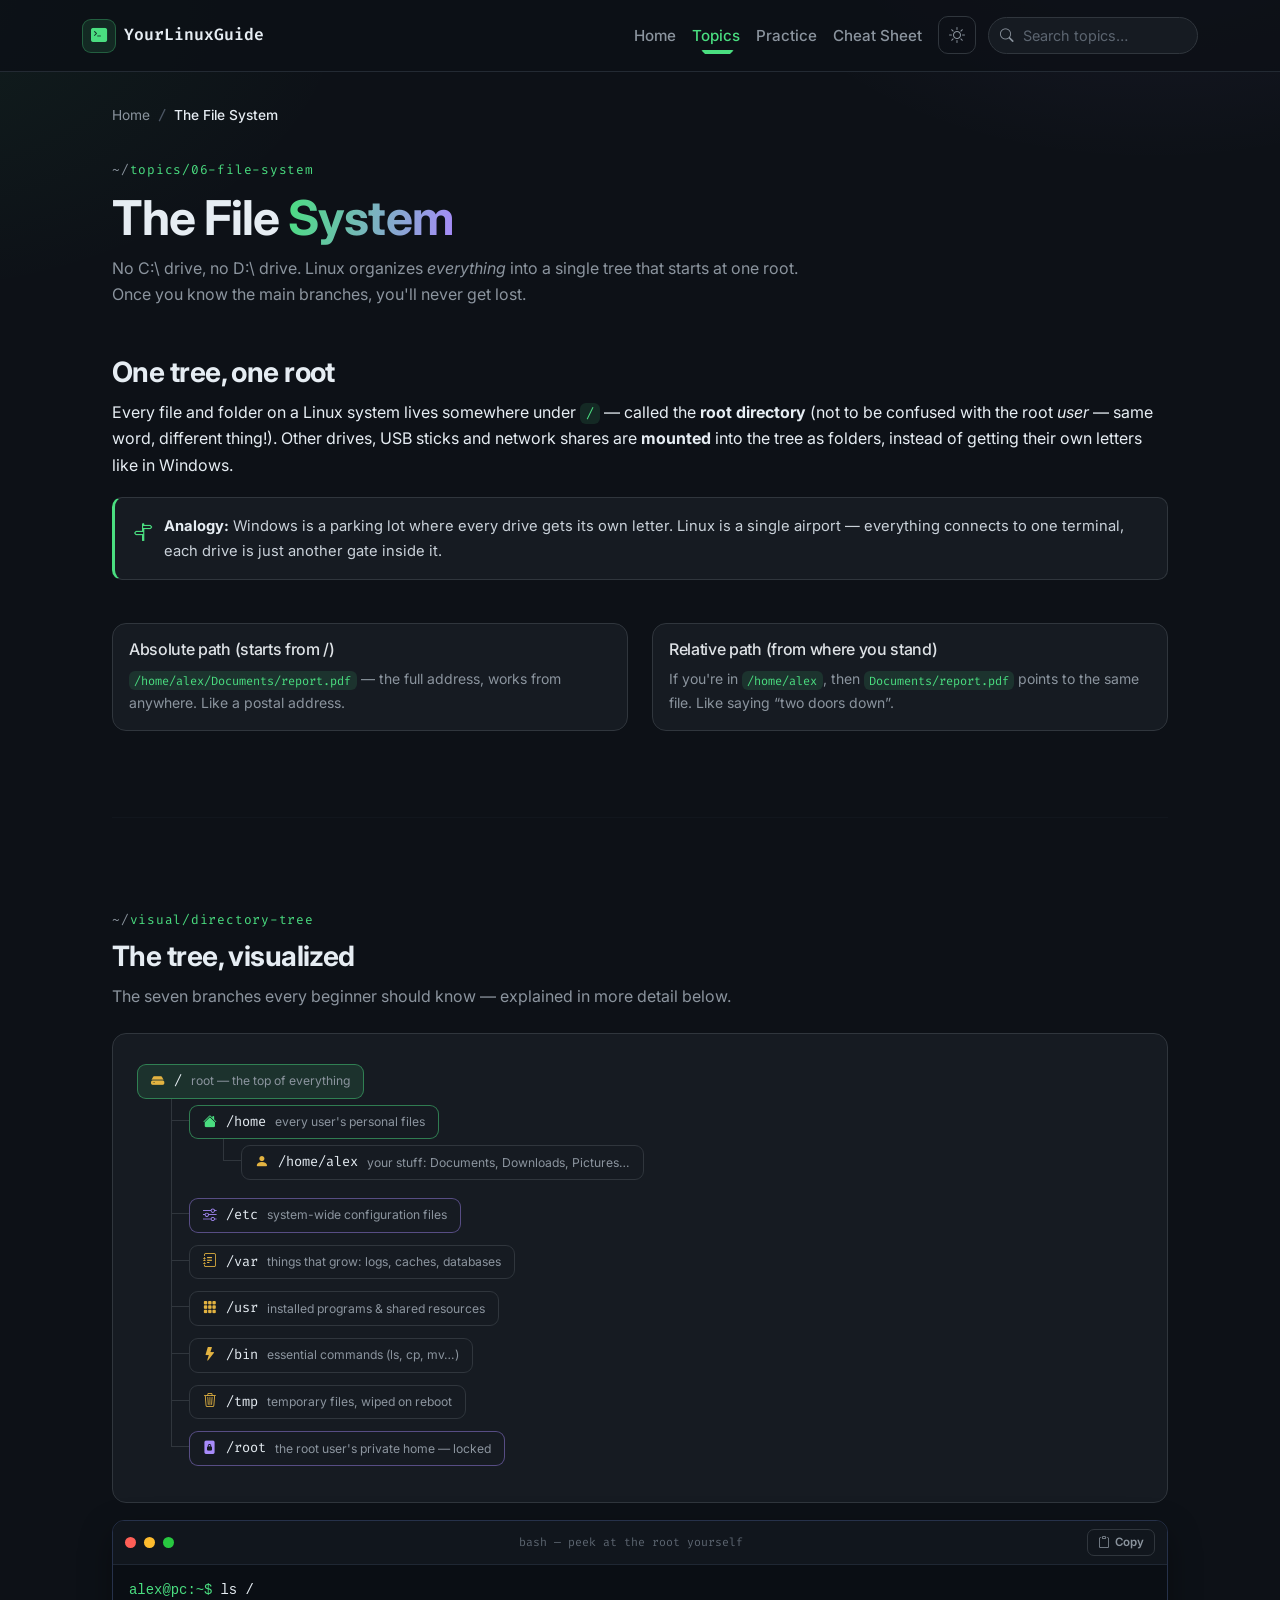
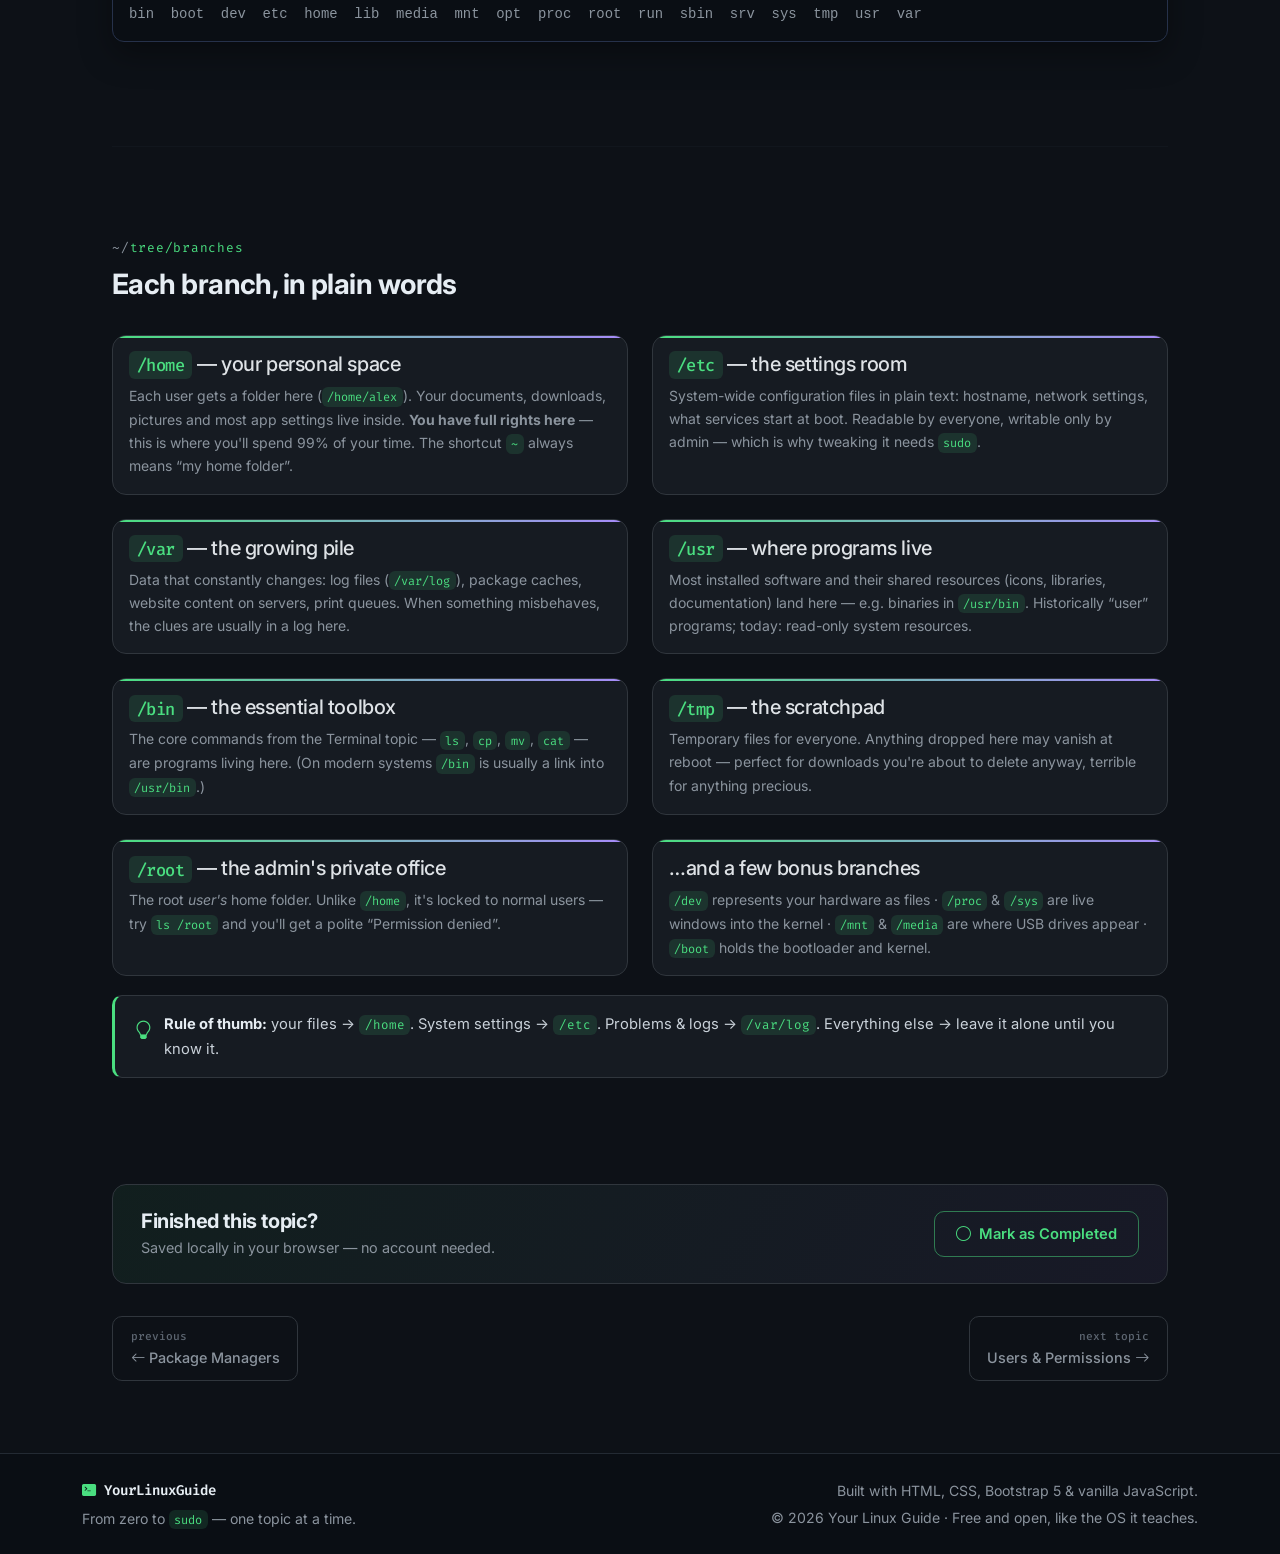
<file: file-system.html>
<!DOCTYPE html>
<html lang="en" data-bs-theme="dark">
<head>
  <meta charset="UTF-8">
  <meta name="viewport" content="width=device-width, initial-scale=1.0">
  <meta name="description" content="The Linux file system explained for beginners: one tree starting at /, plus what /home, /etc, /var, /usr, /bin, /tmp and /root actually contain — with a visual diagram.">
  <title>The File System — Your Linux Guide</title>
  <link rel="icon" href="data:image/svg+xml,%3Csvg xmlns='http://www.w3.org/2000/svg' viewBox='0 0 100 100'%3E%3Crect width='100' height='100' rx='20' fill='%230d1117'/%3E%3Ctext x='50' y='68' font-size='52' text-anchor='middle' fill='%234ade80' font-family='monospace'%3E&gt;_%3C/text%3E%3C/svg%3E">
  <link rel="preconnect" href="https://fonts.googleapis.com">
  <link rel="preconnect" href="https://fonts.gstatic.com" crossorigin>
  <link href="https://fonts.googleapis.com/css2?family=Fira+Code:wght@400;500;600&family=Inter:wght@400;500;600;700;800&display=swap" rel="stylesheet">
  <link href="https://cdn.jsdelivr.net/npm/bootstrap@5.3.3/dist/css/bootstrap.min.css" rel="stylesheet">
  <link href="https://cdn.jsdelivr.net/npm/bootstrap-icons@1.11.3/font/bootstrap-icons.min.css" rel="stylesheet">
  <link rel="stylesheet" href="styles.css">
  <!-- Apply the saved theme BEFORE first paint (prevents a dark/light flash) -->
  <script>(function(){try{var t=localStorage.getItem("ylg-theme")||"dark",d=document.documentElement;d.setAttribute("data-theme",t);d.setAttribute("data-bs-theme",t);}catch(e){document.documentElement.setAttribute("data-theme","dark");}})();</script>
</head>
<body>

  <!-- ===================== Navbar (shared) ===================== -->
  <nav class="navbar navbar-expand-lg ylg-navbar fixed-top">
    <div class="container">
      <a class="navbar-brand ylg-brand" href="index.html"><i class="bi bi-terminal-fill"></i><span>YourLinuxGuide</span></a>
      <button class="navbar-toggler" type="button" data-bs-toggle="collapse" data-bs-target="#mainNav" aria-controls="mainNav" aria-expanded="false" aria-label="Toggle navigation">
        <span class="navbar-toggler-icon"></span>
      </button>
      <div class="collapse navbar-collapse" id="mainNav">
        <ul class="navbar-nav ms-auto align-items-lg-center">
          <li class="nav-item"><a class="nav-link" href="index.html">Home</a></li>
          <li class="nav-item dropdown">
            <a class="nav-link dropdown-toggle" href="#" role="button" data-bs-toggle="dropdown" aria-expanded="false">Topics</a>
            <ul class="dropdown-menu ylg-dropdown">
              <li><a class="dropdown-item" href="what-is-linux.html"><i class="bi bi-lightbulb"></i> What Is Linux?</a></li>
              <li><a class="dropdown-item" href="distributions.html"><i class="bi bi-diagram-3"></i> Distributions</a></li>
              <li><a class="dropdown-item" href="desktop-environments.html"><i class="bi bi-display"></i> Desktop Environments</a></li>
              <li><a class="dropdown-item" href="terminal-and-shell.html"><i class="bi bi-terminal"></i> Terminal &amp; Shell</a></li>
              <li><a class="dropdown-item" href="package-managers.html"><i class="bi bi-box-seam"></i> Package Managers</a></li>
              <li><a class="dropdown-item" href="file-system.html"><i class="bi bi-folder2-open"></i> The File System</a></li>
              <li><a class="dropdown-item" href="users-and-permissions.html"><i class="bi bi-shield-lock"></i> Users &amp; Permissions</a></li>
              <li><a class="dropdown-item" href="essential-concepts.html"><i class="bi bi-cpu"></i> Essential Concepts</a></li>
              <li><hr class="dropdown-divider"></li>
              <li><a class="dropdown-item" href="getting-started.html"><i class="bi bi-rocket-takeoff"></i> Getting Started</a></li>
              <li><a class="dropdown-item" href="cheat-sheet.html"><i class="bi bi-journal-text"></i> Cheat Sheet</a></li>
              <li><a class="dropdown-item" href="Resources.html"><i class="bi bi-journal-text"></i> Resources </a></li>
              <li><hr class="dropdown-divider"></li>
              <li><a class="dropdown-item" href="practice.html"><i class="bi bi-play-circle"></i> Practice Terminal <span class="flag-chip green ms-1">live</span></a></li>
            </ul>
          </li>
          <li class="nav-item"><a class="nav-link" href="practice.html">Practice</a></li>
          <li class="nav-item"><a class="nav-link" href="cheat-sheet.html">Cheat Sheet</a></li>
          <!-- Dark/light theme switch (main.js syncs the icon + label) -->
          <li class="nav-item d-flex align-items-lg-center ms-lg-2 mt-2 mt-lg-0">
            <button id="themeToggle" class="ylg-theme-toggle" type="button" aria-label="Switch to light mode" title="Toggle color theme"><i class="bi bi-sun"></i></button>
          </li>
          <li class="nav-item">
            <div class="ylg-search">
              <i class="bi bi-search"></i>
              <input id="navSearch" type="search" class="form-control" placeholder="Search topics…" aria-label="Search topics" autocomplete="off">
              <div id="navSearchResults" class="ylg-search-results"></div>
            </div>
          </li>
        </ul>
      </div>
    </div>
  </nav>

  <main class="ylg-main">
    <div class="container">

      <nav aria-label="breadcrumb" class="ylg-breadcrumb">
        <ol class="breadcrumb">
          <li class="breadcrumb-item"><a href="index.html">Home</a></li>
          <li class="breadcrumb-item active" aria-current="page">The File System</li>
        </ol>
      </nav>

      <header class="mb-5 reveal">
        <span class="kicker">topics/06-file-system</span>
        <h1 class="display-5 fw-bold">The File <span class="gradient-text">System</span></h1>
        <p class="section-lead mt-2">No C:\ drive, no D:\ drive. Linux organizes <em>everything</em> into a single
        tree that starts at one root. Once you know the main branches, you'll never get lost.</p>
      </header>

      <!-- ===== One tree concept ===== -->
      <section class="section pt-0" aria-labelledby="oneTree">
        <h2 class="section-title" id="oneTree">One tree, one root</h2>
        <p>Every file and folder on a Linux system lives somewhere under <code>/</code> — called the <b>root directory</b>
        (not to be confused with the root <em>user</em> — same word, different thing!). Other drives, USB sticks and network
        shares are <b>mounted</b> into the tree as folders, instead of getting their own letters like in Windows.</p>

        <div class="callout"><i class="bi bi-signpost-split"></i>
          <span><b>Analogy:</b> Windows is a parking lot where every drive gets its own letter. Linux is a single
          airport — everything connects to one terminal, each drive is just another gate inside it.</span>
        </div>

        <div class="row g-4 mt-1">
          <div class="col-md-6 reveal">
            <div class="info-card card h-100">
              <div class="card-body">
                <h3 class="h6">Absolute path (starts from /)</h3>
                <p class="text-muted-custom small mb-0"><code>/home/alex/Documents/report.pdf</code> — the full address,
                works from anywhere. Like a postal address.</p>
              </div>
            </div>
          </div>
          <div class="col-md-6 reveal d1">
            <div class="info-card card h-100">
              <div class="card-body">
                <h3 class="h6">Relative path (from where you stand)</h3>
                <p class="text-muted-custom small mb-0">If you're in <code>/home/alex</code>, then
                <code>Documents/report.pdf</code> points to the same file. Like saying &ldquo;two doors down&rdquo;.</p>
              </div>
            </div>
          </div>
        </div>
      </section>

      <hr class="divider">

      <!-- ===== Visual tree (HTML/CSS) ===== -->
      <section class="section" aria-labelledby="tree">
        <span class="kicker">visual/directory-tree</span>
        <h2 class="section-title" id="tree">The tree, visualized</h2>
        <p class="section-lead mb-4">The seven branches every beginner should know — explained in more detail below.</p>

        <div class="table-card reveal" style="padding:1.5rem;overflow-x:auto">
          <ul class="ylg-tree mb-0">
            <li>
              <span class="node-card root"><i class="bi bi-hdd-fill"></i>/<span class="desc">root — the top of everything</span></span>
              <ul>
                <li>
                  <span class="node-card green" style="border-color:rgba(74,222,128,.5)"><i class="bi bi-house-fill"></i>/home<span class="desc">every user's personal files</span></span>
                  <ul>
                    <li><span class="node-card"><i class="bi bi-person-fill"></i>/home/alex<span class="desc">your stuff: Documents, Downloads, Pictures…</span></span></li>
                  </ul>
                </li>
                <li><span class="node-card purple"><i class="bi bi-sliders"></i>/etc<span class="desc">system-wide configuration files</span></span></li>
                <li><span class="node-card"><i class="bi bi-journal-text"></i>/var<span class="desc">things that grow: logs, caches, databases</span></span></li>
                <li><span class="node-card"><i class="bi bi-grid-3x3-gap-fill"></i>/usr<span class="desc">installed programs &amp; shared resources</span></span></li>
                <li><span class="node-card"><i class="bi bi-lightning-fill"></i>/bin<span class="desc">essential commands (ls, cp, mv…)</span></span></li>
                <li><span class="node-card"><i class="bi bi-trash3"></i>/tmp<span class="desc">temporary files, wiped on reboot</span></span></li>
                <li><span class="node-card purple"><i class="bi bi-file-lock2-fill"></i>/root<span class="desc">the root user's private home — locked</span></span></li>
              </ul>
            </li>
          </ul>
        </div>

        <!-- A real ls / in the terminal -->
        <div class="terminal-block">
          <div class="terminal-header">
            <span class="t-dot red"></span><span class="t-dot yellow"></span><span class="t-dot green"></span>
            <span class="terminal-title">bash — peek at the root yourself</span>
            <button class="copy-btn" data-copy><i class="bi bi-clipboard"></i><span>Copy</span></button>
          </div>
          <pre class="terminal-body"><code><span class="cmdline"><span class="prompt">alex@pc:~$</span>ls /</span><span class="output">bin  boot  dev  etc  home  lib  media  mnt  opt  proc  root  run  sbin  srv  sys  tmp  usr  var</span></code></pre>
        </div>
      </section>

      <hr class="divider">

      <!-- ===== Branch deep-dive ===== -->
      <section class="section" aria-labelledby="branches">
        <span class="kicker">tree/branches</span>
        <h2 class="section-title" id="branches">Each branch, in plain words</h2>

        <div class="row g-4 mt-1">
          <div class="col-md-6 reveal">
            <div class="info-card accent card h-100">
              <div class="card-body">
                <h3 class="h5"><code>/home</code> — your personal space</h3>
                <p class="text-muted-custom small mb-0">Each user gets a folder here (<code>/home/alex</code>). Your documents,
                downloads, pictures and most app settings live inside. <b>You have full rights here</b> — this is where
                you'll spend 99% of your time. The shortcut <code>~</code> always means &ldquo;my home folder&rdquo;.</p>
              </div>
            </div>
          </div>
          <div class="col-md-6 reveal d1">
            <div class="info-card accent card h-100">
              <div class="card-body">
                <h3 class="h5"><code>/etc</code> — the settings room</h3>
                <p class="text-muted-custom small mb-0">System-wide configuration files in plain text: hostname, network settings,
                what services start at boot. Readable by everyone, writable only by admin — which is why tweaking it needs
                <code>sudo</code>.</p>
              </div>
            </div>
          </div>
          <div class="col-md-6 reveal">
            <div class="info-card accent card h-100">
              <div class="card-body">
                <h3 class="h5"><code>/var</code> — the growing pile</h3>
                <p class="text-muted-custom small mb-0">Data that constantly changes: log files (<code>/var/log</code>), package
                caches, website content on servers, print queues. When something misbehaves, the clues are usually in a log here.</p>
              </div>
            </div>
          </div>
          <div class="col-md-6 reveal d1">
            <div class="info-card accent card h-100">
              <div class="card-body">
                <h3 class="h5"><code>/usr</code> — where programs live</h3>
                <p class="text-muted-custom small mb-0">Most installed software and their shared resources (icons, libraries,
                documentation) land here — e.g. binaries in <code>/usr/bin</code>. Historically &ldquo;user&rdquo; programs;
                today: read-only system resources.</p>
              </div>
            </div>
          </div>
          <div class="col-md-6 reveal">
            <div class="info-card accent card h-100">
              <div class="card-body">
                <h3 class="h5"><code>/bin</code> — the essential toolbox</h3>
                <p class="text-muted-custom small mb-0">The core commands from the Terminal topic — <code>ls</code>, <code>cp</code>,
                <code>mv</code>, <code>cat</code> — are programs living here. (On modern systems <code>/bin</code> is usually
                a link into <code>/usr/bin</code>.)</p>
              </div>
            </div>
          </div>
          <div class="col-md-6 reveal d1">
            <div class="info-card accent card h-100">
              <div class="card-body">
                <h3 class="h5"><code>/tmp</code> — the scratchpad</h3>
                <p class="text-muted-custom small mb-0">Temporary files for everyone. Anything dropped here may vanish at
                reboot — perfect for downloads you're about to delete anyway, terrible for anything precious.</p>
              </div>
            </div>
          </div>
          <div class="col-md-6 reveal">
            <div class="info-card accent card h-100">
              <div class="card-body">
                <h3 class="h5"><code>/root</code> — the admin's private office</h3>
                <p class="text-muted-custom small mb-0">The root <em>user's</em> home folder. Unlike <code>/home</code>, it's
                locked to normal users — try <code>ls /root</code> and you'll get a polite &ldquo;Permission denied&rdquo;.</p>
              </div>
            </div>
          </div>
          <div class="col-md-6 reveal d1">
            <div class="info-card accent card h-100">
              <div class="card-body">
                <h3 class="h5">…and a few bonus branches</h3>
                <p class="text-muted-custom small mb-0"><code>/dev</code> represents your hardware as files · <code>/proc</code>
                &amp; <code>/sys</code> are live windows into the kernel · <code>/mnt</code> &amp; <code>/media</code> are where
                USB drives appear · <code>/boot</code> holds the bootloader and kernel.</p>
              </div>
            </div>
          </div>
        </div>

        <div class="callout"><i class="bi bi-lightbulb"></i>
          <span><b>Rule of thumb:</b> your files → <code>/home</code>. System settings → <code>/etc</code>.
          Problems &amp; logs → <code>/var/log</code>. Everything else → leave it alone until you know it.</span>
        </div>
      </section>

      <!-- ===== Mark as completed ===== -->
      <div class="complete-box reveal">
        <div>
          <h5>Finished this topic?</h5>
          <p>Saved locally in your browser — no account needed.</p>
        </div>
        <button class="ylg-complete-btn" data-topic="file-system"><i class="bi bi-circle"></i><span>Mark as Completed</span></button>
      </div>

      <!-- ===== Pager ===== -->
      <nav class="pager d-flex" aria-label="Topic navigation">
        <a class="pager-link" href="package-managers.html"><span><span class="dir">previous</span><span class="lbl"><i class="bi bi-arrow-left"></i> Package Managers</span></span></a>
        <a class="pager-link next" href="users-and-permissions.html"><span><span class="dir">next topic</span><span class="lbl">Users &amp; Permissions <i class="bi bi-arrow-right"></i></span></span></a>
      </nav>
    </div>
  </main>

  <!-- ===================== Footer ===================== -->
  <footer class="ylg-footer mt-5">
    <div class="container py-4 d-flex flex-column flex-md-row justify-content-between align-items-center gap-3">
      <div class="text-center text-md-start">
        <span class="brand"><i class="bi bi-terminal-fill"></i> YourLinuxGuide</span>
        <div class="mt-1">From zero to <code>sudo</code> — one topic at a time.</div>
      </div>
      <div class="text-center text-md-end">
        <div>Built with HTML, CSS, Bootstrap 5 &amp; vanilla JavaScript.</div>
        <div class="mt-1">&copy; <span class="js-year">2025</span> Your Linux Guide · Free and open, like the OS it teaches.</div>
      </div>
    </div>
  </footer>

  <button id="backToTop" class="ylg-backtop" aria-label="Back to top"><i class="bi bi-arrow-up"></i></button>

  <script src="https://cdn.jsdelivr.net/npm/bootstrap@5.3.3/dist/js/bootstrap.bundle.min.js"></script>
  <script src="main.js"></script>
</body>
</html>
</file>
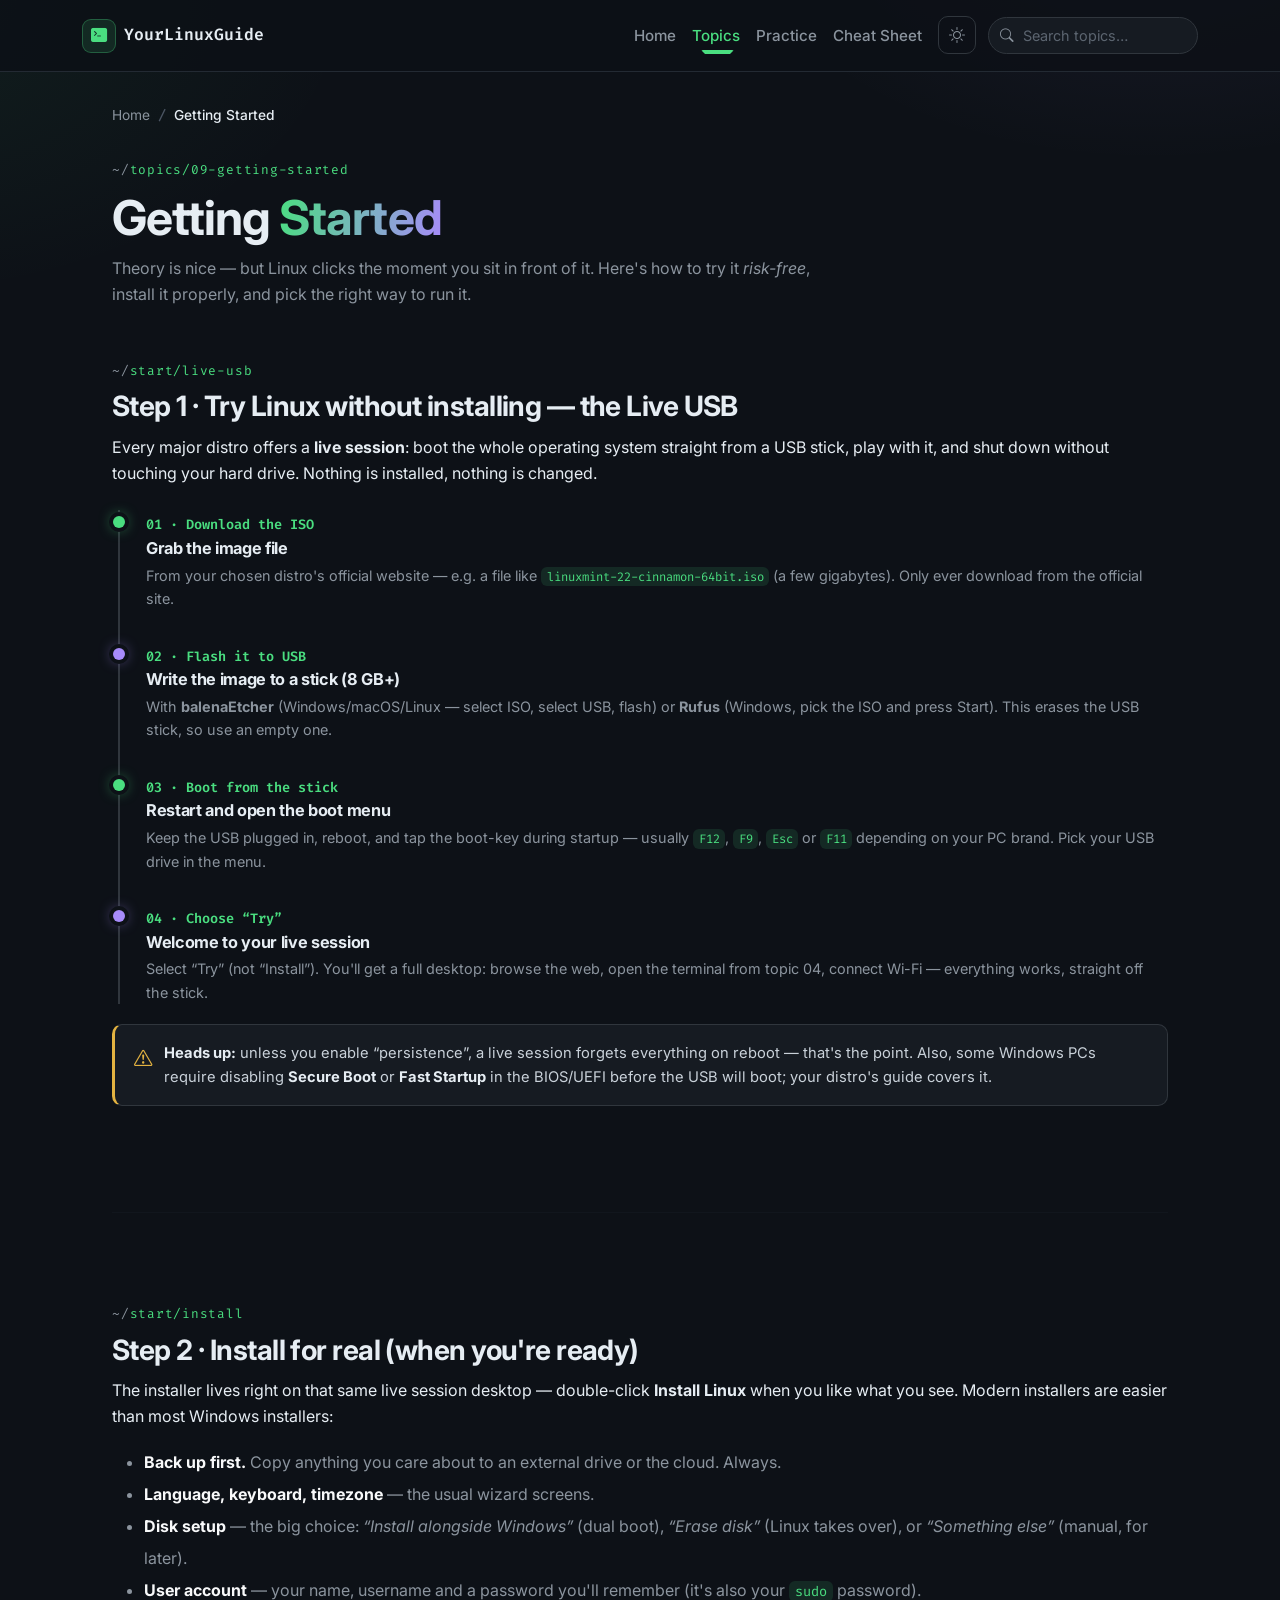
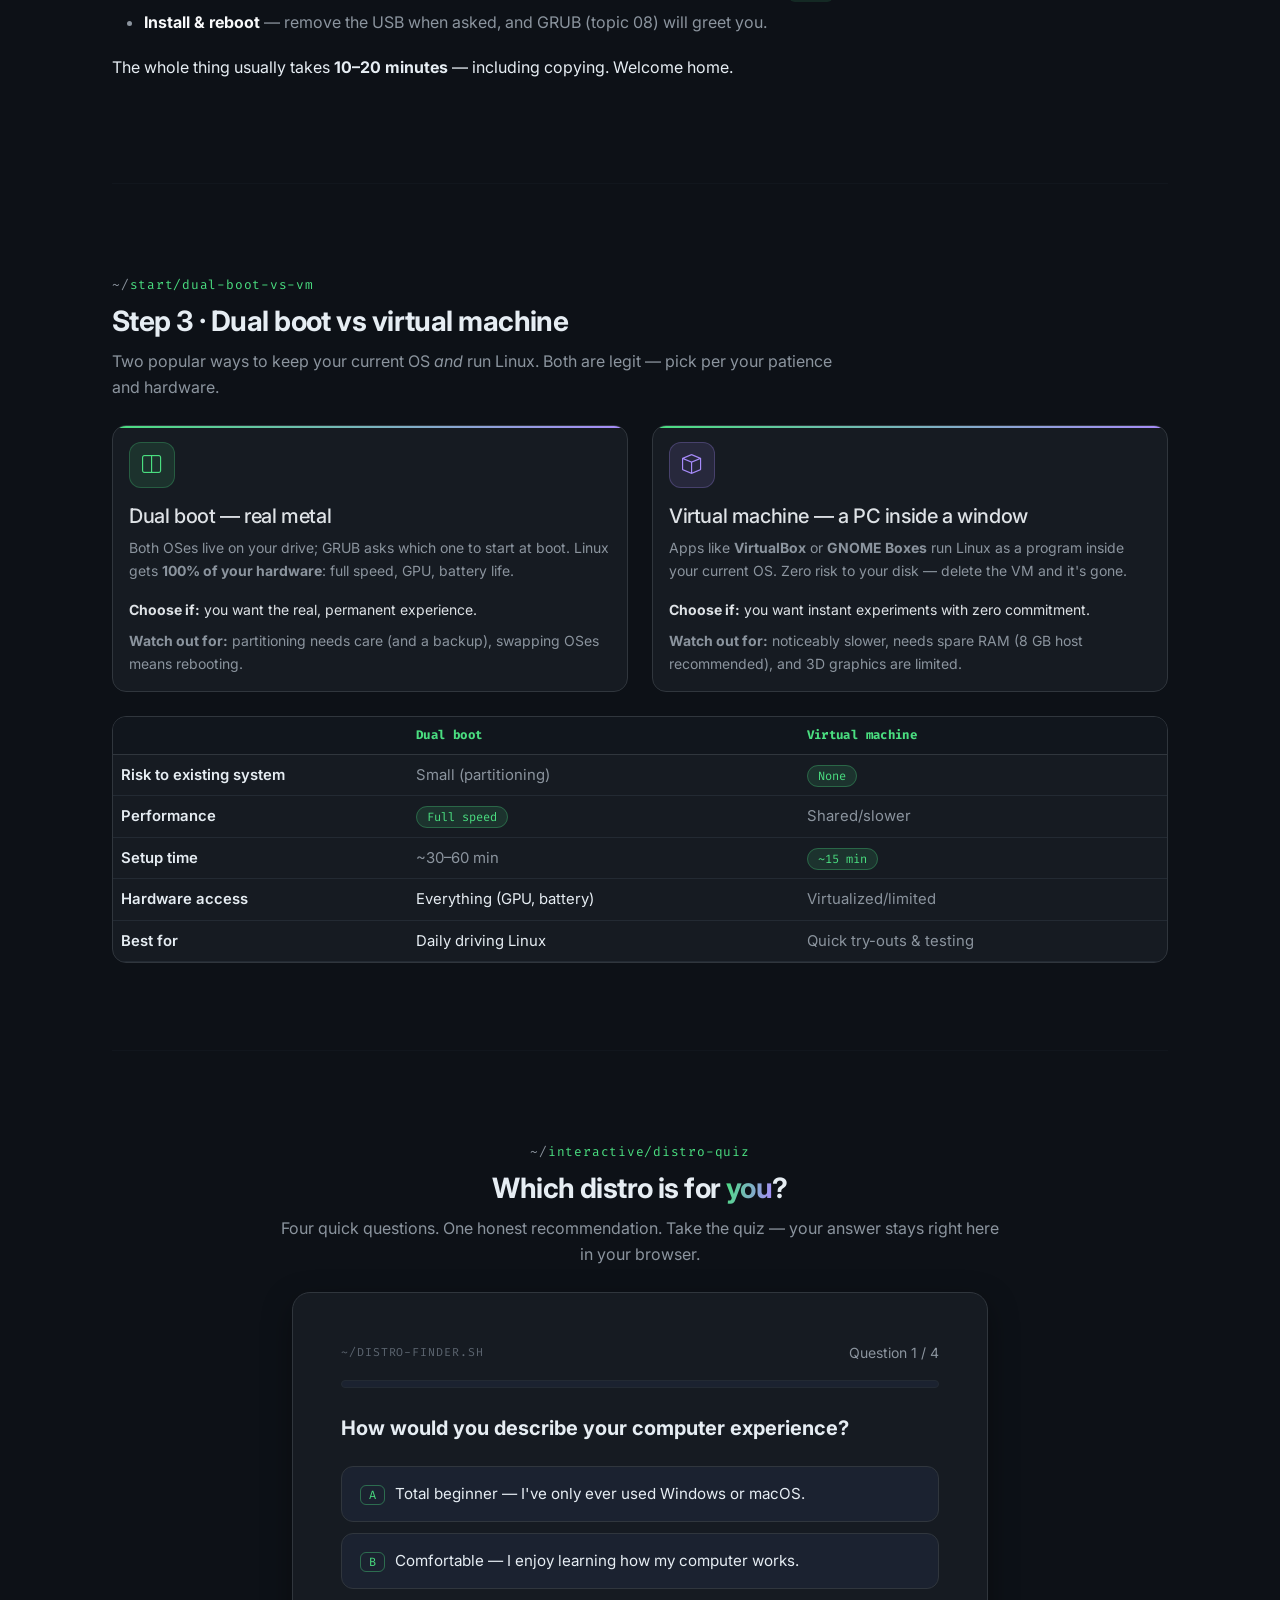
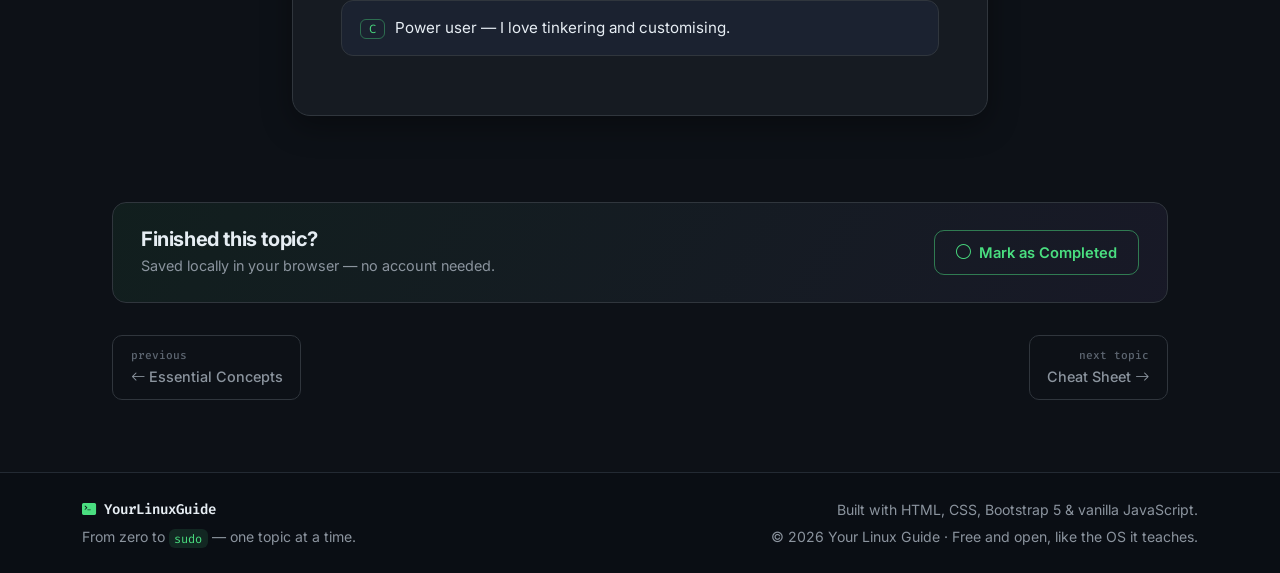
<file: getting-started.html>
<!DOCTYPE html>
<html lang="en" data-bs-theme="dark">
<head>
  <meta charset="UTF-8">
  <meta name="viewport" content="width=device-width, initial-scale=1.0">
  <meta name="description" content="Try Linux without installing (Live USB), install it for real, compare dual boot vs virtual machines — and take the interactive 'which distro is for you' quiz.">
  <title>Getting Started — Your Linux Guide</title>
  <link rel="icon" href="data:image/svg+xml,%3Csvg xmlns='http://www.w3.org/2000/svg' viewBox='0 0 100 100'%3E%3Crect width='100' height='100' rx='20' fill='%230d1117'/%3E%3Ctext x='50' y='68' font-size='52' text-anchor='middle' fill='%234ade80' font-family='monospace'%3E&gt;_%3C/text%3E%3C/svg%3E">
  <link rel="preconnect" href="https://fonts.googleapis.com">
  <link rel="preconnect" href="https://fonts.gstatic.com" crossorigin>
  <link href="https://fonts.googleapis.com/css2?family=Fira+Code:wght@400;500;600&family=Inter:wght@400;500;600;700;800&display=swap" rel="stylesheet">
  <link href="https://cdn.jsdelivr.net/npm/bootstrap@5.3.3/dist/css/bootstrap.min.css" rel="stylesheet">
  <link href="https://cdn.jsdelivr.net/npm/bootstrap-icons@1.11.3/font/bootstrap-icons.min.css" rel="stylesheet">
  <link rel="stylesheet" href="styles.css">
  <!-- Apply the saved theme BEFORE first paint (prevents a dark/light flash) -->
  <script>(function(){try{var t=localStorage.getItem("ylg-theme")||"dark",d=document.documentElement;d.setAttribute("data-theme",t);d.setAttribute("data-bs-theme",t);}catch(e){document.documentElement.setAttribute("data-theme","dark");}})();</script>
</head>
<body>

  <!-- ===================== Navbar (shared) ===================== -->
  <nav class="navbar navbar-expand-lg ylg-navbar fixed-top">
    <div class="container">
      <a class="navbar-brand ylg-brand" href="index.html"><i class="bi bi-terminal-fill"></i><span>YourLinuxGuide</span></a>
      <button class="navbar-toggler" type="button" data-bs-toggle="collapse" data-bs-target="#mainNav" aria-controls="mainNav" aria-expanded="false" aria-label="Toggle navigation">
        <span class="navbar-toggler-icon"></span>
      </button>
      <div class="collapse navbar-collapse" id="mainNav">
        <ul class="navbar-nav ms-auto align-items-lg-center">
          <li class="nav-item"><a class="nav-link" href="index.html">Home</a></li>
          <li class="nav-item dropdown">
            <a class="nav-link dropdown-toggle" href="#" role="button" data-bs-toggle="dropdown" aria-expanded="false">Topics</a>
            <ul class="dropdown-menu ylg-dropdown">
              <li><a class="dropdown-item" href="what-is-linux.html"><i class="bi bi-lightbulb"></i> What Is Linux?</a></li>
              <li><a class="dropdown-item" href="distributions.html"><i class="bi bi-diagram-3"></i> Distributions</a></li>
              <li><a class="dropdown-item" href="desktop-environments.html"><i class="bi bi-display"></i> Desktop Environments</a></li>
              <li><a class="dropdown-item" href="terminal-and-shell.html"><i class="bi bi-terminal"></i> Terminal &amp; Shell</a></li>
              <li><a class="dropdown-item" href="package-managers.html"><i class="bi bi-box-seam"></i> Package Managers</a></li>
              <li><a class="dropdown-item" href="file-system.html"><i class="bi bi-folder2-open"></i> The File System</a></li>
              <li><a class="dropdown-item" href="users-and-permissions.html"><i class="bi bi-shield-lock"></i> Users &amp; Permissions</a></li>
              <li><a class="dropdown-item" href="essential-concepts.html"><i class="bi bi-cpu"></i> Essential Concepts</a></li>
              <li><hr class="dropdown-divider"></li>
              <li><a class="dropdown-item" href="getting-started.html"><i class="bi bi-rocket-takeoff"></i> Getting Started</a></li>
              <li><a class="dropdown-item" href="cheat-sheet.html"><i class="bi bi-journal-text"></i> Cheat Sheet</a></li>
              <li><a class="dropdown-item" href="Resources.html"><i class="bi bi-journal-text"></i> Resources </a></li>
              <li><hr class="dropdown-divider"></li>
              <li><a class="dropdown-item" href="practice.html"><i class="bi bi-play-circle"></i> Practice Terminal <span class="flag-chip green ms-1">live</span></a></li>
            </ul>
          </li>
          <li class="nav-item"><a class="nav-link" href="practice.html">Practice</a></li>
          <li class="nav-item"><a class="nav-link" href="cheat-sheet.html">Cheat Sheet</a></li>
          <!-- Dark/light theme switch (main.js syncs the icon + label) -->
          <li class="nav-item d-flex align-items-lg-center ms-lg-2 mt-2 mt-lg-0">
            <button id="themeToggle" class="ylg-theme-toggle" type="button" aria-label="Switch to light mode" title="Toggle color theme"><i class="bi bi-sun"></i></button>
          </li>
          <li class="nav-item">
            <div class="ylg-search">
              <i class="bi bi-search"></i>
              <input id="navSearch" type="search" class="form-control" placeholder="Search topics…" aria-label="Search topics" autocomplete="off">
              <div id="navSearchResults" class="ylg-search-results"></div>
            </div>
          </li>
        </ul>
      </div>
    </div>
  </nav>

  <main class="ylg-main">
    <div class="container">

      <nav aria-label="breadcrumb" class="ylg-breadcrumb">
        <ol class="breadcrumb">
          <li class="breadcrumb-item"><a href="index.html">Home</a></li>
          <li class="breadcrumb-item active" aria-current="page">Getting Started</li>
        </ol>
      </nav>

      <header class="mb-5 reveal">
        <span class="kicker">topics/09-getting-started</span>
        <h1 class="display-5 fw-bold">Getting <span class="gradient-text">Started</span></h1>
        <p class="section-lead mt-2">Theory is nice — but Linux clicks the moment you sit in front of it. Here's how
        to try it <em>risk-free</em>, install it properly, and pick the right way to run it.</p>
      </header>

      <!-- ===== Live USB ===== -->
      <section class="section pt-0" aria-labelledby="liveusb">
        <span class="kicker">start/live-usb</span>
        <h2 class="section-title" id="liveusb">Step 1 · Try Linux without installing — the Live USB</h2>
        <p>Every major distro offers a <b>live session</b>: boot the whole operating system straight from a USB stick,
        play with it, and shut down without touching your hard drive. Nothing is installed, nothing is changed.</p>

        <div class="timeline mt-4">
          <div class="timeline-item reveal">
            <span class="timeline-year">01 · Download the ISO</span>
            <h5>Grab the image file</h5>
            <p>From your chosen distro's official website — e.g. a file like <code>linuxmint-22-cinnamon-64bit.iso</code>
            (a few gigabytes). Only ever download from the official site.</p>
          </div>
          <div class="timeline-item purple-dot reveal">
            <span class="timeline-year">02 · Flash it to USB</span>
            <h5>Write the image to a stick (8&nbsp;GB+)</h5>
            <p>With <b>balenaEtcher</b> (Windows/macOS/Linux — select ISO, select USB, flash) or <b>Rufus</b> (Windows,
            pick the ISO and press Start). This erases the USB stick, so use an empty one.</p>
          </div>
          <div class="timeline-item reveal">
            <span class="timeline-year">03 · Boot from the stick</span>
            <h5>Restart and open the boot menu</h5>
            <p>Keep the USB plugged in, reboot, and tap the boot-key during startup — usually <code>F12</code>,
            <code>F9</code>, <code>Esc</code> or <code>F11</code> depending on your PC brand. Pick your USB drive in the menu.</p>
          </div>
          <div class="timeline-item purple-dot reveal">
            <span class="timeline-year">04 · Choose “Try”</span>
            <h5>Welcome to your live session</h5>
            <p>Select &ldquo;Try&rdquo; (not &ldquo;Install&rdquo;). You'll get a full desktop: browse the web, open the
            terminal from topic 04, connect Wi-Fi — everything works, straight off the stick.</p>
          </div>
        </div>

        <div class="callout warning"><i class="bi bi-exclamation-triangle"></i>
          <span><b>Heads up:</b> unless you enable &ldquo;persistence&rdquo;, a live session forgets everything on reboot —
          that's the point. Also, some Windows PCs require disabling <b>Secure Boot</b> or <b>Fast Startup</b> in the BIOS/UEFI
          before the USB will boot; your distro's guide covers it.</span>
        </div>
      </section>

      <hr class="divider">

      <!-- ===== Installing ===== -->
      <section class="section" aria-labelledby="install">
        <span class="kicker">start/install</span>
        <h2 class="section-title" id="install">Step 2 · Install for real (when you're ready)</h2>
        <p>The installer lives right on that same live session desktop — double-click <b>Install Linux</b> when you like
        what you see. Modern installers are easier than most Windows installers:</p>

        <ul class="text-muted-custom" style="line-height:2">
          <li><b class="text-light">Back up first.</b> Copy anything you care about to an external drive or the cloud. Always.</li>
          <li><b class="text-light">Language, keyboard, timezone</b> — the usual wizard screens.</li>
          <li><b class="text-light">Disk setup</b> — the big choice: <em>&ldquo;Install alongside Windows&rdquo;</em> (dual boot),
          <em>&ldquo;Erase disk&rdquo;</em> (Linux takes over), or <em>&ldquo;Something else&rdquo;</em> (manual, for later).</li>
          <li><b class="text-light">User account</b> — your name, username and a password you'll remember (it's also your <code>sudo</code> password).</li>
          <li><b class="text-light">Install &amp; reboot</b> — remove the USB when asked, and GRUB (topic 08) will greet you.</li>
        </ul>
        <p>The whole thing usually takes <b>10–20 minutes</b> — including copying. Welcome home.</p>
      </section>

      <hr class="divider">

      <!-- ===== Dual boot vs VM ===== -->
      <section class="section" aria-labelledby="dobvsvm">
        <span class="kicker">start/dual-boot-vs-vm</span>
        <h2 class="section-title" id="dobvsvm">Step 3 · Dual boot vs virtual machine</h2>
        <p class="section-lead mb-4">Two popular ways to keep your current OS <em>and</em> run Linux. Both are legit —
        pick per your patience and hardware.</p>

        <div class="row g-4">
          <div class="col-md-6 reveal">
            <div class="info-card accent card h-100">
              <div class="card-body">
                <div class="info-icon"><i class="bi bi-layout-split"></i></div>
                <h3 class="h5">Dual boot — real metal</h3>
                <p class="text-muted-custom small">Both OSes live on your drive; GRUB asks which one to start at boot.
                Linux gets <b>100% of your hardware</b>: full speed, GPU, battery life.</p>
                <p class="small mb-2"><b>Choose if:</b> you want the real, permanent experience.</p>
                <p class="small text-muted-custom mb-0"><b>Watch out for:</b> partitioning needs care (and a backup),
                swapping OSes means rebooting.</p>
              </div>
            </div>
          </div>
          <div class="col-md-6 reveal d1">
            <div class="info-card accent card h-100">
              <div class="card-body">
                <div class="info-icon purple"><i class="bi bi-box"></i></div>
                <h3 class="h5">Virtual machine — a PC inside a window</h3>
                <p class="text-muted-custom small">Apps like <b>VirtualBox</b> or <b>GNOME Boxes</b> run Linux as a program
                inside your current OS. Zero risk to your disk — delete the VM and it's gone.</p>
                <p class="small mb-2"><b>Choose if:</b> you want instant experiments with zero commitment.</p>
                <p class="small text-muted-custom mb-0"><b>Watch out for:</b> noticeably slower, needs spare RAM (8&nbsp;GB
                host recommended), and 3D graphics are limited.</p>
              </div>
            </div>
          </div>
        </div>

        <div class="table-card reveal mt-4">
          <div class="table-responsive">
            <table class="ylg-table table align-middle mb-0">
              <thead><tr><th style="width:28%"></th><th>Dual boot</th><th>Virtual machine</th></tr></thead>
              <tbody>
                <tr><td class="fw-semibold">Risk to existing system</td><td class="text-muted-custom">Small (partitioning)</td><td><span class="flag-chip green">None</span></td></tr>
                <tr><td class="fw-semibold">Performance</td><td><span class="flag-chip green">Full speed</span></td><td class="text-muted-custom">Shared/slower</td></tr>
                <tr><td class="fw-semibold">Setup time</td><td class="text-muted-custom">~30–60 min</td><td><span class="flag-chip green">~15 min</span></td></tr>
                <tr><td class="fw-semibold">Hardware access</td><td>Everything (GPU, battery)</td><td class="text-muted-custom">Virtualized/limited</td></tr>
                <tr><td class="fw-semibold">Best for</td><td>Daily driving Linux</td><td class="text-muted-custom">Quick try-outs &amp; testing</td></tr>
              </tbody>
            </table>
          </div>
        </div>
      </section>

      <hr class="divider" id="quizDivider">

      <!-- ===== Interactive quiz (logic in main.js) ===== -->
      <section class="section" id="quiz" aria-labelledby="quizHeading">
        <div class="text-center mb-4 reveal">
          <span class="kicker">interactive/distro-quiz</span>
          <h2 class="section-title" id="quizHeading">Which distro is for <span class="gradient-text">you</span>?</h2>
          <p class="section-lead mx-auto">Four quick questions. One honest recommendation. Take the quiz — your answer
          stays right here in your browser.</p>
        </div>

        <div class="row justify-content-center">
          <div class="col-lg-8">
            <div class="quiz-card reveal">
              <div class="card-body p-4 p-lg-5">
                <div class="d-flex justify-content-between align-items-center mb-3">
                  <span class="mini-label">~/distro-finder.sh</span>
                  <span class="small text-muted-custom" id="quizStep"></span>
                </div>
                <div class="ylg-progress slim progress mb-4" role="progressbar" aria-label="Quiz progress" aria-valuemin="0" aria-valuemax="100" aria-valuenow="0">
                  <div class="progress-bar" id="quizBar" style="width:0%"></div>
                </div>
                <!-- Questions/answers/results are rendered here by main.js -->
                <div id="quizBody"></div>
              </div>
            </div>
          </div>
        </div>
      </section>

      <!-- ===== Mark as completed ===== -->
      <div class="complete-box reveal">
        <div>
          <h5>Finished this topic?</h5>
          <p>Saved locally in your browser — no account needed.</p>
        </div>
        <button class="ylg-complete-btn" data-topic="getting-started"><i class="bi bi-circle"></i><span>Mark as Completed</span></button>
      </div>

      <!-- ===== Pager ===== -->
      <nav class="pager d-flex" aria-label="Topic navigation">
        <a class="pager-link" href="essential-concepts.html"><span><span class="dir">previous</span><span class="lbl"><i class="bi bi-arrow-left"></i> Essential Concepts</span></span></a>
        <a class="pager-link next" href="cheat-sheet.html"><span><span class="dir">next topic</span><span class="lbl">Cheat Sheet <i class="bi bi-arrow-right"></i></span></span></a>
      </nav>
    </div>
  </main>

  <!-- ===================== Footer ===================== -->
  <footer class="ylg-footer mt-5">
    <div class="container py-4 d-flex flex-column flex-md-row justify-content-between align-items-center gap-3">
      <div class="text-center text-md-start">
        <span class="brand"><i class="bi bi-terminal-fill"></i> YourLinuxGuide</span>
        <div class="mt-1">From zero to <code>sudo</code> — one topic at a time.</div>
      </div>
      <div class="text-center text-md-end">
        <div>Built with HTML, CSS, Bootstrap 5 &amp; vanilla JavaScript.</div>
        <div class="mt-1">&copy; <span class="js-year">2025</span> Your Linux Guide · Free and open, like the OS it teaches.</div>
      </div>
    </div>
  </footer>

  <button id="backToTop" class="ylg-backtop" aria-label="Back to top"><i class="bi bi-arrow-up"></i></button>

  <script src="https://cdn.jsdelivr.net/npm/bootstrap@5.3.3/dist/js/bootstrap.bundle.min.js"></script>
  <script src="main.js"></script>
</body>
</html>
</file>
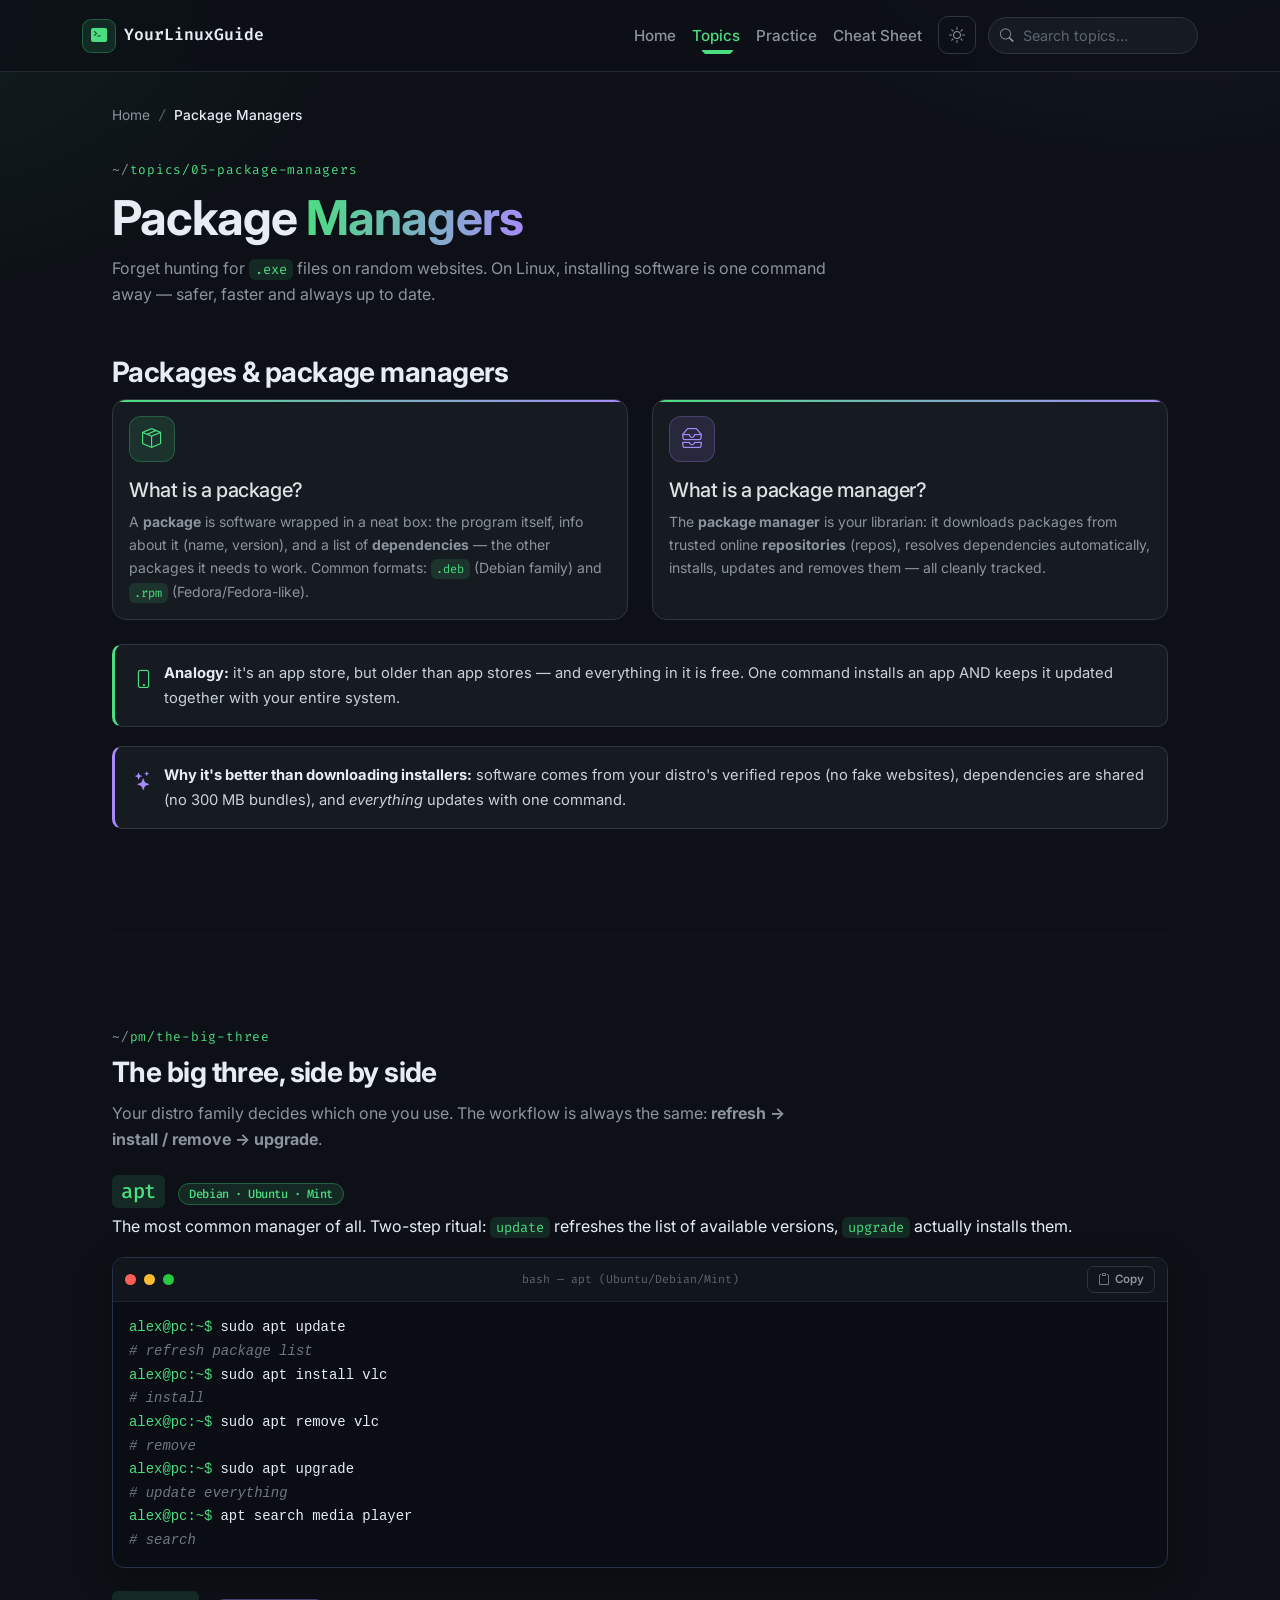
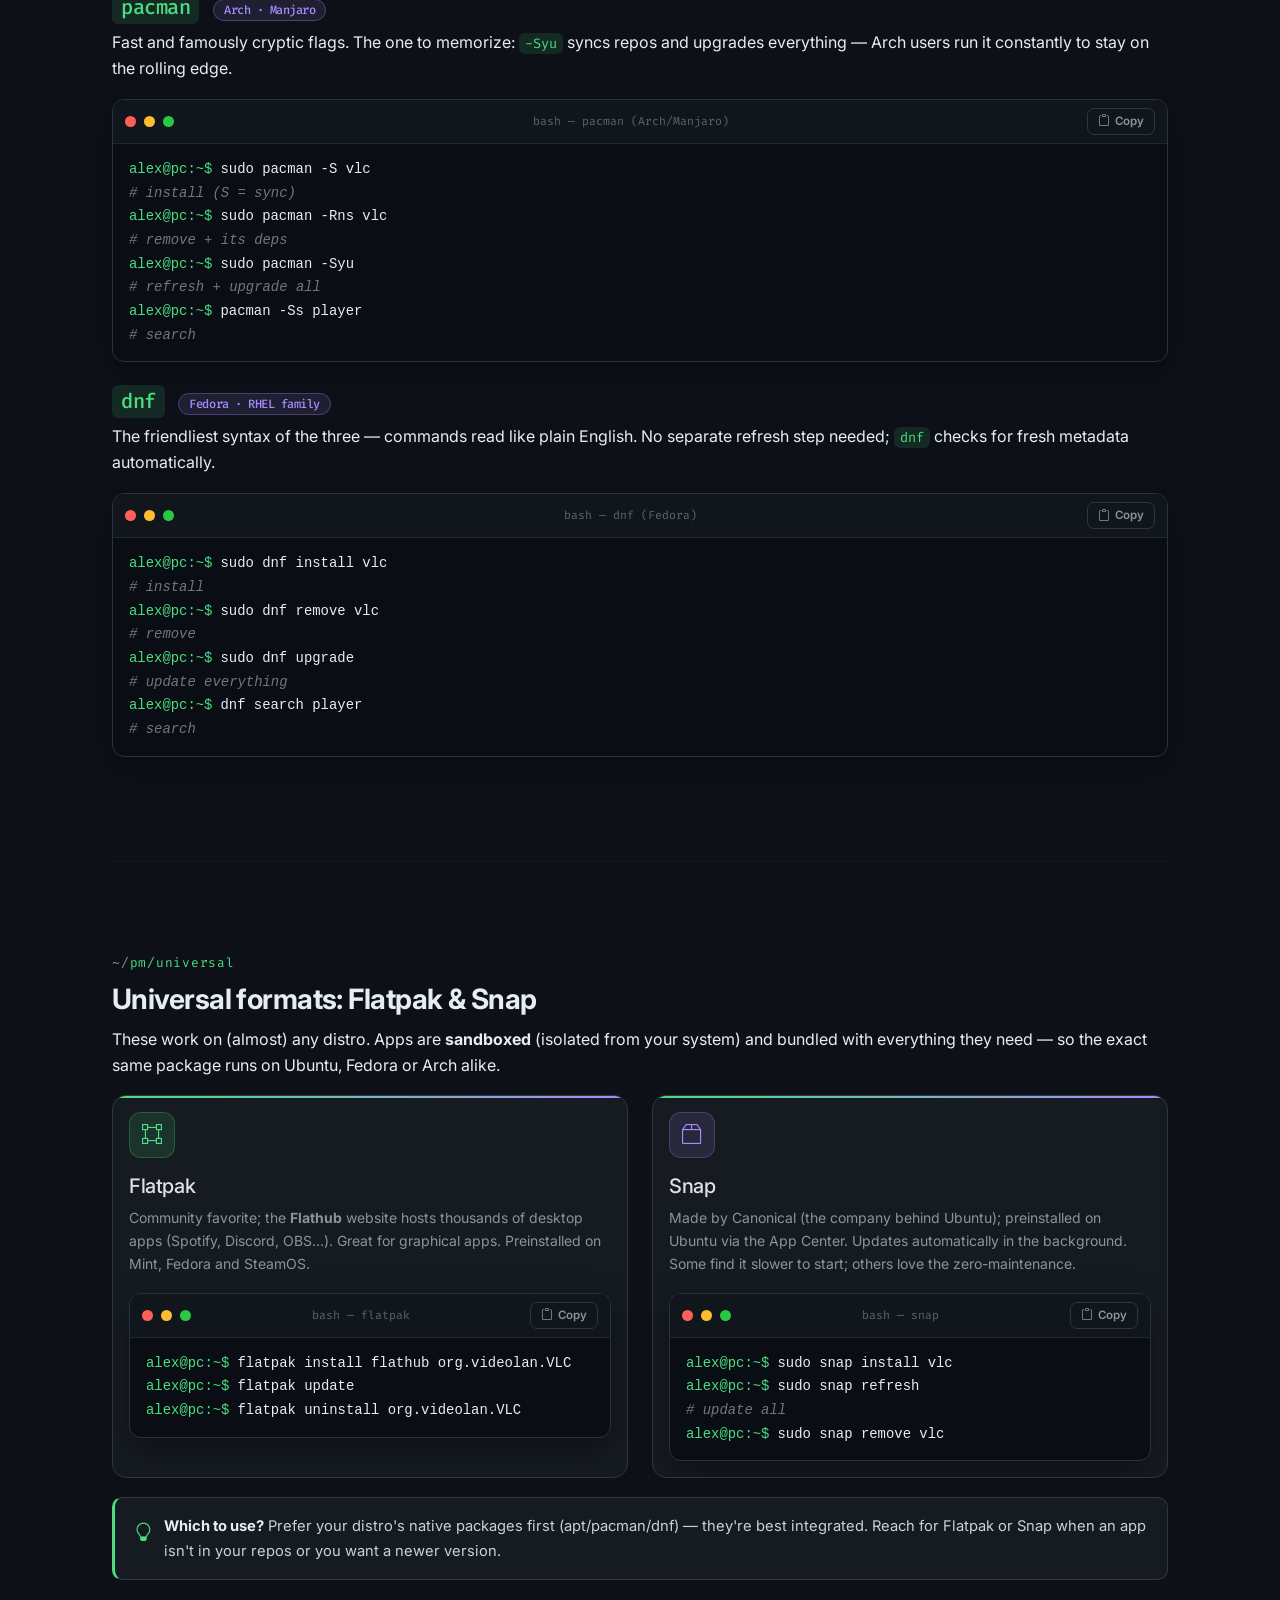
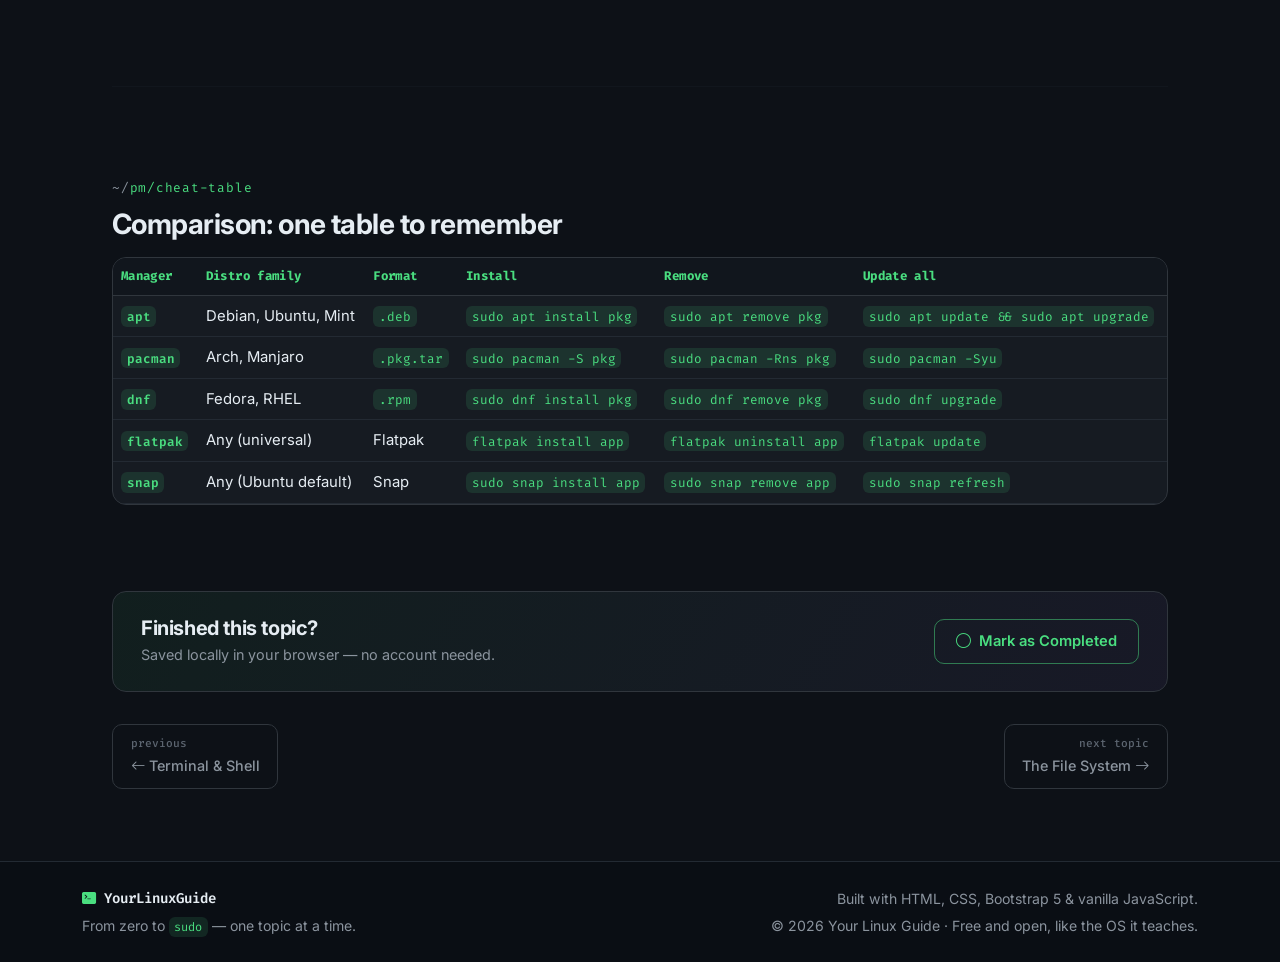
<file: package-managers.html>
<!DOCTYPE html>
<html lang="en" data-bs-theme="dark">
<head>
  <meta charset="UTF-8">
  <meta name="viewport" content="width=device-width, initial-scale=1.0">
  <meta name="description" content="What are packages and package managers? Learn apt, pacman, dnf, Flatpak and Snap — how to install, remove and update software the Linux way, with a comparison table.">
  <title>Package Managers — Your Linux Guide</title>
  <link rel="icon" href="data:image/svg+xml,%3Csvg xmlns='http://www.w3.org/2000/svg' viewBox='0 0 100 100'%3E%3Crect width='100' height='100' rx='20' fill='%230d1117'/%3E%3Ctext x='50' y='68' font-size='52' text-anchor='middle' fill='%234ade80' font-family='monospace'%3E&gt;_%3C/text%3E%3C/svg%3E">
  <link rel="preconnect" href="https://fonts.googleapis.com">
  <link rel="preconnect" href="https://fonts.gstatic.com" crossorigin>
  <link href="https://fonts.googleapis.com/css2?family=Fira+Code:wght@400;500;600&family=Inter:wght@400;500;600;700;800&display=swap" rel="stylesheet">
  <link href="https://cdn.jsdelivr.net/npm/bootstrap@5.3.3/dist/css/bootstrap.min.css" rel="stylesheet">
  <link href="https://cdn.jsdelivr.net/npm/bootstrap-icons@1.11.3/font/bootstrap-icons.min.css" rel="stylesheet">
  <link rel="stylesheet" href="styles.css">
  <!-- Apply the saved theme BEFORE first paint (prevents a dark/light flash) -->
  <script>(function(){try{var t=localStorage.getItem("ylg-theme")||"dark",d=document.documentElement;d.setAttribute("data-theme",t);d.setAttribute("data-bs-theme",t);}catch(e){document.documentElement.setAttribute("data-theme","dark");}})();</script>
</head>
<body>

  <!-- ===================== Navbar (shared) ===================== -->
  <nav class="navbar navbar-expand-lg ylg-navbar fixed-top">
    <div class="container">
      <a class="navbar-brand ylg-brand" href="index.html"><i class="bi bi-terminal-fill"></i><span>YourLinuxGuide</span></a>
      <button class="navbar-toggler" type="button" data-bs-toggle="collapse" data-bs-target="#mainNav" aria-controls="mainNav" aria-expanded="false" aria-label="Toggle navigation">
        <span class="navbar-toggler-icon"></span>
      </button>
      <div class="collapse navbar-collapse" id="mainNav">
        <ul class="navbar-nav ms-auto align-items-lg-center">
          <li class="nav-item"><a class="nav-link" href="index.html">Home</a></li>
          <li class="nav-item dropdown">
            <a class="nav-link dropdown-toggle" href="#" role="button" data-bs-toggle="dropdown" aria-expanded="false">Topics</a>
            <ul class="dropdown-menu ylg-dropdown">
              <li><a class="dropdown-item" href="what-is-linux.html"><i class="bi bi-lightbulb"></i> What Is Linux?</a></li>
              <li><a class="dropdown-item" href="distributions.html"><i class="bi bi-diagram-3"></i> Distributions</a></li>
              <li><a class="dropdown-item" href="desktop-environments.html"><i class="bi bi-display"></i> Desktop Environments</a></li>
              <li><a class="dropdown-item" href="terminal-and-shell.html"><i class="bi bi-terminal"></i> Terminal &amp; Shell</a></li>
              <li><a class="dropdown-item" href="package-managers.html"><i class="bi bi-box-seam"></i> Package Managers</a></li>
              <li><a class="dropdown-item" href="file-system.html"><i class="bi bi-folder2-open"></i> The File System</a></li>
              <li><a class="dropdown-item" href="users-and-permissions.html"><i class="bi bi-shield-lock"></i> Users &amp; Permissions</a></li>
              <li><a class="dropdown-item" href="essential-concepts.html"><i class="bi bi-cpu"></i> Essential Concepts</a></li>
              <li><hr class="dropdown-divider"></li>
              <li><a class="dropdown-item" href="getting-started.html"><i class="bi bi-rocket-takeoff"></i> Getting Started</a></li>
              <li><a class="dropdown-item" href="cheat-sheet.html"><i class="bi bi-journal-text"></i> Cheat Sheet</a></li>
              <li><a class="dropdown-item" href="Resources.html"><i class="bi bi-journal-text"></i> Resources </a></li>
              <li><hr class="dropdown-divider"></li>
              <li><a class="dropdown-item" href="practice.html"><i class="bi bi-play-circle"></i> Practice Terminal <span class="flag-chip green ms-1">live</span></a></li>
            </ul>
          </li>
          <li class="nav-item"><a class="nav-link" href="practice.html">Practice</a></li>
          <li class="nav-item"><a class="nav-link" href="cheat-sheet.html">Cheat Sheet</a></li>
          <!-- Dark/light theme switch (main.js syncs the icon + label) -->
          <li class="nav-item d-flex align-items-lg-center ms-lg-2 mt-2 mt-lg-0">
            <button id="themeToggle" class="ylg-theme-toggle" type="button" aria-label="Switch to light mode" title="Toggle color theme"><i class="bi bi-sun"></i></button>
          </li>
          <li class="nav-item">
            <div class="ylg-search">
              <i class="bi bi-search"></i>
              <input id="navSearch" type="search" class="form-control" placeholder="Search topics…" aria-label="Search topics" autocomplete="off">
              <div id="navSearchResults" class="ylg-search-results"></div>
            </div>
          </li>
        </ul>
      </div>
    </div>
  </nav>

  <main class="ylg-main">
    <div class="container">

      <nav aria-label="breadcrumb" class="ylg-breadcrumb">
        <ol class="breadcrumb">
          <li class="breadcrumb-item"><a href="index.html">Home</a></li>
          <li class="breadcrumb-item active" aria-current="page">Package Managers</li>
        </ol>
      </nav>

      <header class="mb-5 reveal">
        <span class="kicker">topics/05-package-managers</span>
        <h1 class="display-5 fw-bold">Package <span class="gradient-text">Managers</span></h1>
        <p class="section-lead mt-2">Forget hunting for <code>.exe</code> files on random websites. On Linux, installing
        software is one command away — safer, faster and always up to date.</p>
      </header>

      <!-- ===== Packages & managers ===== -->
      <section class="section pt-0" aria-labelledby="basics">
        <h2 class="section-title" id="basics">Packages &amp; package managers</h2>
        <div class="row g-4">
          <div class="col-md-6 reveal">
            <div class="info-card accent card h-100">
              <div class="card-body">
                <div class="info-icon"><i class="bi bi-box-seam"></i></div>
                <h3 class="h5">What is a package?</h3>
                <p class="text-muted-custom small mb-0">A <b>package</b> is software wrapped in a neat box: the program itself,
                info about it (name, version), and a list of <b>dependencies</b> — the other packages it needs to work.
                Common formats: <code>.deb</code> (Debian family) and <code>.rpm</code> (Fedora/Fedora-like).</p>
              </div>
            </div>
          </div>
          <div class="col-md-6 reveal d1">
            <div class="info-card accent card h-100">
              <div class="card-body">
                <div class="info-icon purple"><i class="bi bi-inboxes"></i></div>
                <h3 class="h5">What is a package manager?</h3>
                <p class="text-muted-custom small mb-0">The <b>package manager</b> is your librarian: it downloads packages from
                trusted online <b>repositories</b> (repos), resolves dependencies automatically, installs, updates and removes
                them — all cleanly tracked.</p>
              </div>
            </div>
          </div>
        </div>

        <div class="callout mt-4"><i class="bi bi-phone"></i>
          <span><b>Analogy:</b> it's an app store, but older than app stores — and everything in it is free.
          One command installs an app AND keeps it updated together with your entire system.</span>
        </div>

        <div class="callout purple"><i class="bi bi-stars"></i>
          <span><b>Why it's better than downloading installers:</b> software comes from your distro's verified repos
          (no fake websites), dependencies are shared (no 300&nbsp;MB bundles), and <em>everything</em> updates with one command.</span>
        </div>
      </section>

      <hr class="divider">

      <!-- ===== The big three ===== -->
      <section class="section" aria-labelledby="bigThree">
        <span class="kicker">pm/the-big-three</span>
        <h2 class="section-title" id="bigThree">The big three, side by side</h2>
        <p class="section-lead mb-4">Your distro family decides which one you use. The workflow is always the same:
        <b>refresh → install / remove → upgrade</b>.</p>

        <!-- apt -->
        <div class="reveal" id="apt">
          <h3 class="h4"><code>apt</code> <span class="flag-chip green ms-2">Debian · Ubuntu · Mint</span></h3>
          <p>The most common manager of all. Two-step ritual: <code>update</code> refreshes the list of available versions,
          <code>upgrade</code> actually installs them.</p>
          <div class="terminal-block">
            <div class="terminal-header">
              <span class="t-dot red"></span><span class="t-dot yellow"></span><span class="t-dot green"></span>
              <span class="terminal-title">bash — apt (Ubuntu/Debian/Mint)</span>
              <button class="copy-btn" data-copy><i class="bi bi-clipboard"></i><span>Copy</span></button>
            </div>
            <pre class="terminal-body"><code><span class="cmdline"><span class="prompt">alex@pc:~$</span>sudo apt update                 <span class="comment"># refresh package list</span></span><span class="cmdline"><span class="prompt">alex@pc:~$</span>sudo apt install vlc              <span class="comment"># install</span></span><span class="cmdline"><span class="prompt">alex@pc:~$</span>sudo apt remove vlc               <span class="comment"># remove</span></span><span class="cmdline"><span class="prompt">alex@pc:~$</span>sudo apt upgrade                  <span class="comment"># update everything</span></span><span class="cmdline"><span class="prompt">alex@pc:~$</span>apt search media player           <span class="comment"># search</span></span></code></pre>
          </div>
        </div>

        <!-- pacman -->
        <div class="reveal mt-4" id="pacman">
          <h3 class="h4"><code>pacman</code> <span class="flag-chip ms-2">Arch · Manjaro</span></h3>
          <p>Fast and famously cryptic flags. The one to memorize: <code>-Syu</code> syncs repos and upgrades everything —
          Arch users run it constantly to stay on the rolling edge.</p>
          <div class="terminal-block">
            <div class="terminal-header">
              <span class="t-dot red"></span><span class="t-dot yellow"></span><span class="t-dot green"></span>
              <span class="terminal-title">bash — pacman (Arch/Manjaro)</span>
              <button class="copy-btn" data-copy><i class="bi bi-clipboard"></i><span>Copy</span></button>
            </div>
            <pre class="terminal-body"><code><span class="cmdline"><span class="prompt">alex@pc:~$</span>sudo pacman -S vlc      <span class="comment"># install (S = sync)</span></span><span class="cmdline"><span class="prompt">alex@pc:~$</span>sudo pacman -Rns vlc    <span class="comment"># remove + its deps</span></span><span class="cmdline"><span class="prompt">alex@pc:~$</span>sudo pacman -Syu        <span class="comment"># refresh + upgrade all</span></span><span class="cmdline"><span class="prompt">alex@pc:~$</span>pacman -Ss player       <span class="comment"># search</span></span></code></pre>
          </div>
        </div>

        <!-- dnf -->
        <div class="reveal mt-4" id="dnf">
          <h3 class="h4"><code>dnf</code> <span class="flag-chip ms-2">Fedora · RHEL family</span></h3>
          <p>The friendliest syntax of the three — commands read like plain English. No separate refresh step needed;
          <code>dnf</code> checks for fresh metadata automatically.</p>
          <div class="terminal-block">
            <div class="terminal-header">
              <span class="t-dot red"></span><span class="t-dot yellow"></span><span class="t-dot green"></span>
              <span class="terminal-title">bash — dnf (Fedora)</span>
              <button class="copy-btn" data-copy><i class="bi bi-clipboard"></i><span>Copy</span></button>
            </div>
            <pre class="terminal-body"><code><span class="cmdline"><span class="prompt">alex@pc:~$</span>sudo dnf install vlc      <span class="comment"># install</span></span><span class="cmdline"><span class="prompt">alex@pc:~$</span>sudo dnf remove vlc       <span class="comment"># remove</span></span><span class="cmdline"><span class="prompt">alex@pc:~$</span>sudo dnf upgrade          <span class="comment"># update everything</span></span><span class="cmdline"><span class="prompt">alex@pc:~$</span>dnf search player         <span class="comment"># search</span></span></code></pre>
          </div>
        </div>
      </section>

      <hr class="divider">

      <!-- ===== Universal formats ===== -->
      <section class="section" aria-labelledby="universal">
        <span class="kicker">pm/universal</span>
        <h2 class="section-title" id="universal">Universal formats: Flatpak &amp; Snap</h2>
        <p>These work on (almost) any distro. Apps are <b>sandboxed</b> (isolated from your system) and bundled with
        everything they need — so the exact same package runs on Ubuntu, Fedora or Arch alike.</p>

        <div class="row g-4">
          <div class="col-md-6 reveal">
            <div class="info-card accent card h-100">
              <div class="card-body">
                <div class="info-icon"><i class="bi bi-bounding-box"></i></div>
                <h3 class="h5">Flatpak</h3>
                <p class="text-muted-custom small">Community favorite; the <b>Flathub</b> website hosts thousands of desktop apps
                (Spotify, Discord, OBS…). Great for graphical apps. Preinstalled on Mint, Fedora and SteamOS.</p>
                <div class="terminal-block mb-0">
                  <div class="terminal-header">
                    <span class="t-dot red"></span><span class="t-dot yellow"></span><span class="t-dot green"></span>
                    <span class="terminal-title">bash — flatpak</span>
                    <button class="copy-btn" data-copy><i class="bi bi-clipboard"></i><span>Copy</span></button>
                  </div>
                  <pre class="terminal-body"><code><span class="cmdline"><span class="prompt">alex@pc:~$</span>flatpak install flathub org.videolan.VLC</span><span class="cmdline"><span class="prompt">alex@pc:~$</span>flatpak update</span><span class="cmdline"><span class="prompt">alex@pc:~$</span>flatpak uninstall org.videolan.VLC</span></code></pre>
                </div>
              </div>
            </div>
          </div>
          <div class="col-md-6 reveal d1">
            <div class="info-card accent card h-100">
              <div class="card-body">
                <div class="info-icon purple"><i class="bi bi-box2"></i></div>
                <h3 class="h5">Snap</h3>
                <p class="text-muted-custom small">Made by Canonical (the company behind Ubuntu); preinstalled on Ubuntu via
                the App Center. Updates automatically in the background. Some find it slower to start; others love the zero-maintenance.</p>
                <div class="terminal-block mb-0">
                  <div class="terminal-header">
                    <span class="t-dot red"></span><span class="t-dot yellow"></span><span class="t-dot green"></span>
                    <span class="terminal-title">bash — snap</span>
                    <button class="copy-btn" data-copy><i class="bi bi-clipboard"></i><span>Copy</span></button>
                  </div>
                  <pre class="terminal-body"><code><span class="cmdline"><span class="prompt">alex@pc:~$</span>sudo snap install vlc</span><span class="cmdline"><span class="prompt">alex@pc:~$</span>sudo snap refresh      <span class="comment"># update all</span></span><span class="cmdline"><span class="prompt">alex@pc:~$</span>sudo snap remove vlc</span></code></pre>
                </div>
              </div>
            </div>
          </div>
        </div>

        <div class="callout"><i class="bi bi-lightbulb"></i>
          <span><b>Which to use?</b> Prefer your distro's native packages first (apt/pacman/dnf) — they're best integrated.
          Reach for Flatpak or Snap when an app isn't in your repos or you want a newer version.</span>
        </div>
      </section>

      <hr class="divider">

      <!-- ===== Comparison table ===== -->
      <section class="section" aria-labelledby="compare">
        <span class="kicker">pm/cheat-table</span>
        <h2 class="section-title" id="compare">Comparison: one table to remember</h2>
        <div class="table-card reveal mt-3">
          <div class="table-responsive">
            <table class="ylg-table table align-middle mb-0">
              <thead>
                <tr><th>Manager</th><th>Distro family</th><th>Format</th><th>Install</th><th>Remove</th><th>Update all</th></tr>
              </thead>
              <tbody>
                <tr>
                  <td class="fw-semibold"><code>apt</code></td>
                  <td>Debian, Ubuntu, Mint</td>
                  <td><code>.deb</code></td>
                  <td><code>sudo apt install pkg</code></td>
                  <td><code>sudo apt remove pkg</code></td>
                  <td><code>sudo apt update &amp;&amp; sudo apt upgrade</code></td>
                </tr>
                <tr>
                  <td class="fw-semibold"><code>pacman</code></td>
                  <td>Arch, Manjaro</td>
                  <td><code>.pkg.tar</code></td>
                  <td><code>sudo pacman -S pkg</code></td>
                  <td><code>sudo pacman -Rns pkg</code></td>
                  <td><code>sudo pacman -Syu</code></td>
                </tr>
                <tr>
                  <td class="fw-semibold"><code>dnf</code></td>
                  <td>Fedora, RHEL</td>
                  <td><code>.rpm</code></td>
                  <td><code>sudo dnf install pkg</code></td>
                  <td><code>sudo dnf remove pkg</code></td>
                  <td><code>sudo dnf upgrade</code></td>
                </tr>
                <tr>
                  <td class="fw-semibold"><code>flatpak</code></td>
                  <td>Any (universal)</td>
                  <td>Flatpak</td>
                  <td><code>flatpak install app</code></td>
                  <td><code>flatpak uninstall app</code></td>
                  <td><code>flatpak update</code></td>
                </tr>
                <tr>
                  <td class="fw-semibold"><code>snap</code></td>
                  <td>Any (Ubuntu default)</td>
                  <td>Snap</td>
                  <td><code>sudo snap install app</code></td>
                  <td><code>sudo snap remove app</code></td>
                  <td><code>sudo snap refresh</code></td>
                </tr>
              </tbody>
            </table>
          </div>
        </div>
      </section>

      <!-- ===== Mark as completed ===== -->
      <div class="complete-box reveal">
        <div>
          <h5>Finished this topic?</h5>
          <p>Saved locally in your browser — no account needed.</p>
        </div>
        <button class="ylg-complete-btn" data-topic="package-managers"><i class="bi bi-circle"></i><span>Mark as Completed</span></button>
      </div>

      <!-- ===== Pager ===== -->
      <nav class="pager d-flex" aria-label="Topic navigation">
        <a class="pager-link" href="terminal-and-shell.html"><span><span class="dir">previous</span><span class="lbl"><i class="bi bi-arrow-left"></i> Terminal &amp; Shell</span></span></a>
        <a class="pager-link next" href="file-system.html"><span><span class="dir">next topic</span><span class="lbl">The File System <i class="bi bi-arrow-right"></i></span></span></a>
      </nav>
    </div>
  </main>

  <!-- ===================== Footer ===================== -->
  <footer class="ylg-footer mt-5">
    <div class="container py-4 d-flex flex-column flex-md-row justify-content-between align-items-center gap-3">
      <div class="text-center text-md-start">
        <span class="brand"><i class="bi bi-terminal-fill"></i> YourLinuxGuide</span>
        <div class="mt-1">From zero to <code>sudo</code> — one topic at a time.</div>
      </div>
      <div class="text-center text-md-end">
        <div>Built with HTML, CSS, Bootstrap 5 &amp; vanilla JavaScript.</div>
        <div class="mt-1">&copy; <span class="js-year">2025</span> Your Linux Guide · Free and open, like the OS it teaches.</div>
      </div>
    </div>
  </footer>

  <button id="backToTop" class="ylg-backtop" aria-label="Back to top"><i class="bi bi-arrow-up"></i></button>

  <script src="https://cdn.jsdelivr.net/npm/bootstrap@5.3.3/dist/js/bootstrap.bundle.min.js"></script>
  <script src="main.js"></script>
</body>
</html>
</file>
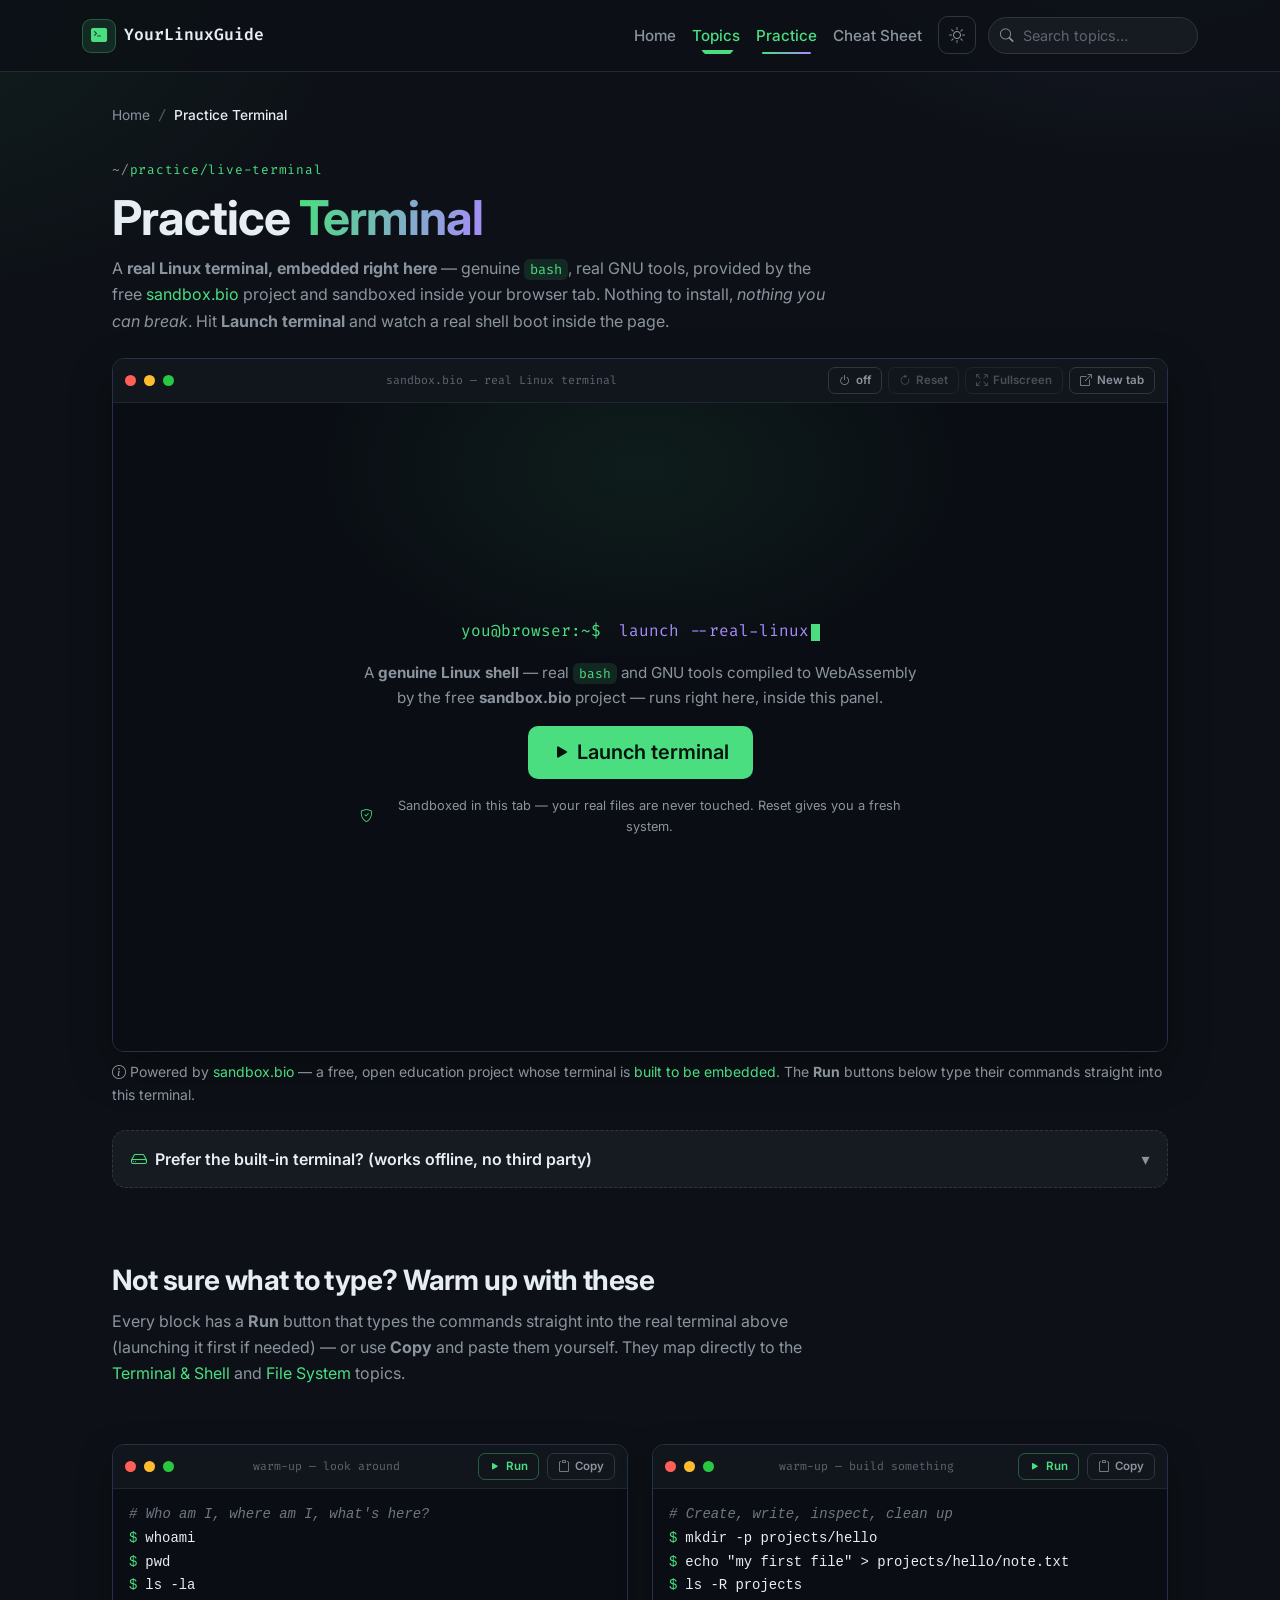
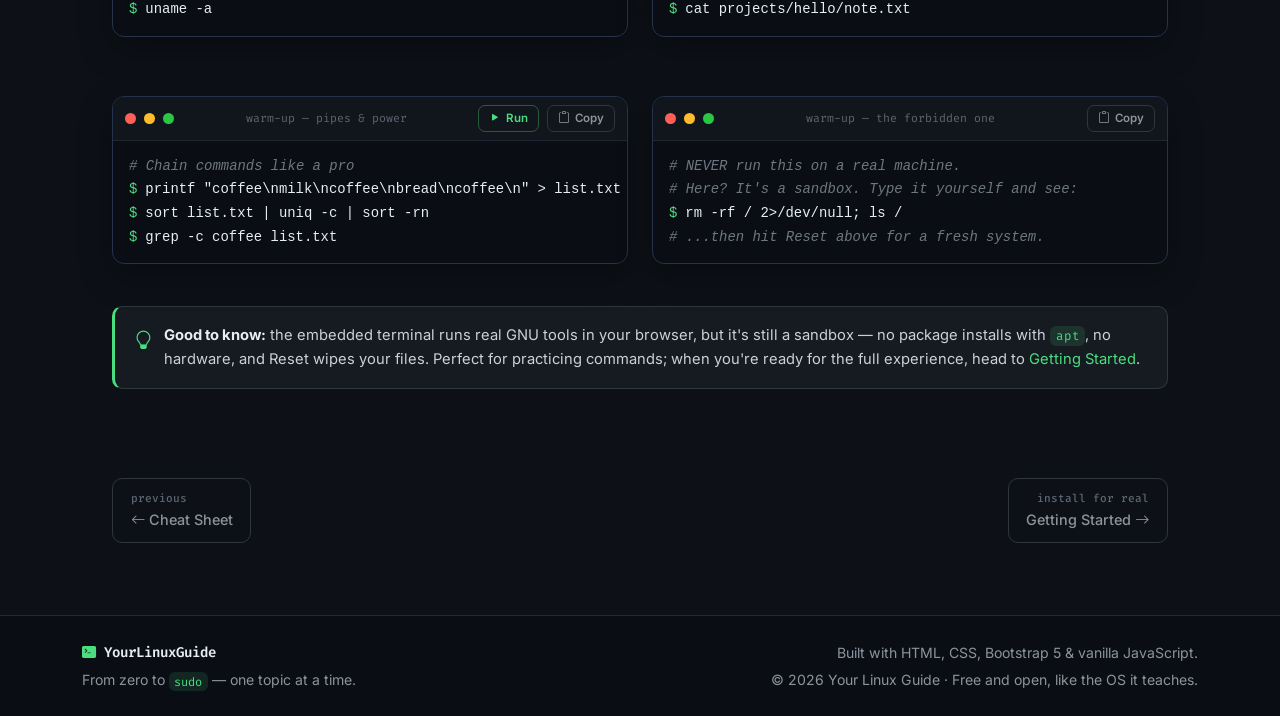
<file: practice.html>
<!DOCTYPE html>
<html lang="en" data-bs-theme="dark">
<head>
  <meta charset="UTF-8">
  <meta name="viewport" content="width=device-width, initial-scale=1.0">
  <meta name="description" content="Practice in a REAL Linux terminal embedded in this page — genuine bash and GNU tools from sandbox.bio, sandboxed in your browser. Plus a built-in offline fallback.">
  <title>Practice Terminal — Your Linux Guide</title>
  <link rel="icon" href="data:image/svg+xml,%3Csvg xmlns='http://www.w3.org/2000/svg' viewBox='0 0 100 100'%3E%3Crect width='100' height='100' rx='20' fill='%230d1117'/%3E%3Ctext x='50' y='68' font-size='52' text-anchor='middle' fill='%234ade80' font-family='monospace'%3E&gt;_%3C/text%3E%3C/svg%3E">
  <link rel="preconnect" href="https://fonts.googleapis.com">
  <link rel="preconnect" href="https://fonts.gstatic.com" crossorigin>
  <link href="https://fonts.googleapis.com/css2?family=Fira+Code:wght@400;500;600&family=Inter:wght@400;500;600;700;800&display=swap" rel="stylesheet">
  <link href="https://cdn.jsdelivr.net/npm/bootstrap@5.3.3/dist/css/bootstrap.min.css" rel="stylesheet">
  <link href="https://cdn.jsdelivr.net/npm/bootstrap-icons@1.11.3/font/bootstrap-icons.min.css" rel="stylesheet">
  <link rel="stylesheet" href="styles.css">
  <!-- Apply the saved theme BEFORE first paint (prevents a dark/light flash) -->
  <script>(function(){try{var t=localStorage.getItem("ylg-theme")||"dark",d=document.documentElement;d.setAttribute("data-theme",t);d.setAttribute("data-bs-theme",t);}catch(e){document.documentElement.setAttribute("data-theme","dark");}})();</script>
</head>
<body>

  <!-- ===================== Navbar (shared) ===================== -->
  <nav class="navbar navbar-expand-lg ylg-navbar fixed-top">
    <div class="container">
      <a class="navbar-brand ylg-brand" href="index.html"><i class="bi bi-terminal-fill"></i><span>YourLinuxGuide</span></a>
      <button class="navbar-toggler" type="button" data-bs-toggle="collapse" data-bs-target="#mainNav" aria-controls="mainNav" aria-expanded="false" aria-label="Toggle navigation">
        <span class="navbar-toggler-icon"></span>
      </button>
      <div class="collapse navbar-collapse" id="mainNav">
        <ul class="navbar-nav ms-auto align-items-lg-center">
          <li class="nav-item"><a class="nav-link" href="index.html">Home</a></li>
          <li class="nav-item dropdown">
            <a class="nav-link dropdown-toggle" href="#" role="button" data-bs-toggle="dropdown" aria-expanded="false">Topics</a>
            <ul class="dropdown-menu ylg-dropdown">
              <li><a class="dropdown-item" href="what-is-linux.html"><i class="bi bi-lightbulb"></i> What Is Linux?</a></li>
              <li><a class="dropdown-item" href="distributions.html"><i class="bi bi-diagram-3"></i> Distributions</a></li>
              <li><a class="dropdown-item" href="desktop-environments.html"><i class="bi bi-display"></i> Desktop Environments</a></li>
              <li><a class="dropdown-item" href="terminal-and-shell.html"><i class="bi bi-terminal"></i> Terminal &amp; Shell</a></li>
              <li><a class="dropdown-item" href="package-managers.html"><i class="bi bi-box-seam"></i> Package Managers</a></li>
              <li><a class="dropdown-item" href="file-system.html"><i class="bi bi-folder2-open"></i> The File System</a></li>
              <li><a class="dropdown-item" href="users-and-permissions.html"><i class="bi bi-shield-lock"></i> Users &amp; Permissions</a></li>
              <li><a class="dropdown-item" href="essential-concepts.html"><i class="bi bi-cpu"></i> Essential Concepts</a></li>
              <li><hr class="dropdown-divider"></li>
              <li><a class="dropdown-item" href="getting-started.html"><i class="bi bi-rocket-takeoff"></i> Getting Started</a></li>
              <li><a class="dropdown-item" href="cheat-sheet.html"><i class="bi bi-journal-text"></i> Cheat Sheet</a></li>
              <li><a class="dropdown-item" href="Resources.html"><i class="bi bi-journal-text"></i> Resources </a></li>
              <li><hr class="dropdown-divider"></li>
              <li><a class="dropdown-item" href="practice.html"><i class="bi bi-play-circle"></i> Practice Terminal <span class="flag-chip green ms-1">live</span></a></li>
            </ul>
          </li>
          <li class="nav-item"><a class="nav-link" href="practice.html">Practice</a></li>
          <li class="nav-item"><a class="nav-link" href="cheat-sheet.html">Cheat Sheet</a></li>
          <!-- Dark/light theme switch (main.js syncs the icon + label) -->
          <li class="nav-item d-flex align-items-lg-center ms-lg-2 mt-2 mt-lg-0">
            <button id="themeToggle" class="ylg-theme-toggle" type="button" aria-label="Switch to light mode" title="Toggle color theme"><i class="bi bi-sun"></i></button>
          </li>
          <li class="nav-item">
            <div class="ylg-search">
              <i class="bi bi-search"></i>
              <input id="navSearch" type="search" class="form-control" placeholder="Search topics…" aria-label="Search topics" autocomplete="off">
              <div id="navSearchResults" class="ylg-search-results"></div>
            </div>
          </li>
        </ul>
      </div>
    </div>
  </nav>

  <main class="ylg-main">
    <div class="container">

      <nav aria-label="breadcrumb" class="ylg-breadcrumb">
        <ol class="breadcrumb">
          <li class="breadcrumb-item"><a href="index.html">Home</a></li>
          <li class="breadcrumb-item active" aria-current="page">Practice Terminal</li>
        </ol>
      </nav>

      <header class="mb-4 reveal">
        <span class="kicker">practice/live-terminal</span>
        <h1 class="display-5 fw-bold">Practice <span class="gradient-text">Terminal</span></h1>
        <p class="section-lead mt-2">A <b>real Linux terminal, embedded right here</b> — genuine <code>bash</code>, real GNU
        tools, provided by the free <a href="https://sandbox.bio/" target="_blank" rel="noopener noreferrer">sandbox.bio</a>
        project and sandboxed inside your browser tab. Nothing to install, <em>nothing you can break</em>. Hit
        <b>Launch terminal</b> and watch a real shell boot inside the page.</p>
      </header>

      <!-- ===== The live terminal: sandbox.bio (a REAL Linux shell) ===== -->
      <section class="section pt-0" aria-labelledby="liveTerm">
        <h2 class="visually-hidden" id="liveTerm">Live terminal sandbox</h2>

        <!-- The real terminal, embedded IN this panel via sandbox.bio's official
             /embed endpoint (embedding is a documented sandbox.bio feature:
             https://sandbox.bio/training/embed).
             Two hard-won details encoded here:
             1. The iframe stays VISIBLE while loading (never display:none, never
                loading="lazy") — hidden lazy iframes are never fetched at all.
                Placeholder + spinner are overlays ON TOP of it instead.
             2. The embed page renders its own 40px "sandbox.bio terminal" header
                bar at the top of the frame. It's cross-origin, so it can't be
                removed from the DOM — instead the iframe is positioned 40px above
                the panel's visible area (see #sbFrame in styles.css), clipping
                the bar out of sight so only the terminal shows. -->
        <div class="practice-embed reveal" id="sbEmbed">
          <div class="terminal-header practice-embed-header">
            <span class="t-dot red"></span><span class="t-dot yellow"></span><span class="t-dot green"></span>
            <span class="terminal-title">sandbox.bio — real Linux terminal</span>
            <div class="practice-embed-actions">
              <span class="copy-btn sb-chip" id="sbChip"><i class="bi bi-power"></i><span>off</span></span>
              <button id="sbReset" class="copy-btn" type="button" title="Reload the terminal — completely fresh system" disabled><i class="bi bi-arrow-clockwise"></i><span>Reset</span></button>
              <button id="sbFullscreen" class="copy-btn" type="button" title="Toggle fullscreen" disabled><i class="bi bi-arrows-fullscreen"></i><span>Fullscreen</span></button>
              <a class="copy-btn" href="https://sandbox.bio/playgrounds/terminal" target="_blank" rel="noopener noreferrer" title="Open the terminal playground on sandbox.bio"><i class="bi bi-box-arrow-up-right"></i><span>New tab</span></a>
            </div>
          </div>

          <div class="practice-embed-body" id="sbBody">
            <!-- The terminal frame. src is set when you press Launch. -->
            <iframe id="sbFrame"
                    title="sandbox.bio — real Linux terminal running in your browser"
                    data-src="https://sandbox.bio/embed?cwd=your-linux-guide"
                    allow="cross-origin-isolated"></iframe>

            <!-- Overlay 1: click-to-load placeholder -->
            <div class="practice-placeholder" id="sbPlaceholder">
              <div class="ph-prompt"><span class="prompt">you@browser:~$</span> <span class="ph-cmd">launch --real-linux</span><span class="cursor"></span></div>
              <p class="ph-text">A <b>genuine Linux shell</b> — real <code>bash</code> and GNU tools compiled to
              WebAssembly by the free <b>sandbox.bio</b> project — runs right here, inside this panel.</p>
              <button id="sbLaunch" class="btn btn-ylg btn-lg" type="button">
                <i class="bi bi-play-fill"></i> Launch terminal
              </button>
              <p class="ph-hint"><i class="bi bi-shield-check"></i> Sandboxed in this tab — your real files are never touched. Reset gives you a fresh system.</p>
            </div>

            <!-- Overlay 2: boot spinner (between Launch and the shell's "ready" signal) -->
            <div class="practice-loading d-none" id="sbLoading">
              <div class="spinner-border" role="status" aria-hidden="true"></div>
              <span>Booting real Linux… first load fetches a few MB.</span>
            </div>
          </div>
        </div>

        <p class="practice-credit text-muted-custom small mt-2 mb-0">
          <i class="bi bi-info-circle"></i> Powered by
          <a href="https://sandbox.bio/" target="_blank" rel="noopener noreferrer">sandbox.bio</a> — a free, open
          education project whose terminal is <a href="https://sandbox.bio/training/embed" target="_blank"
          rel="noopener noreferrer">built to be embedded</a>. The <b>Run</b> buttons below type their commands
          straight into this terminal.
        </p>

        <!-- Built-in offline fallback: the site's own simulator (terminal.js) -->
        <details class="practice-fallback reveal mt-4" id="builtinDetails">
          <summary><i class="bi bi-hdd"></i> Prefer the built-in terminal? (works offline, no third party)</summary>
          <p class="text-muted-custom small mt-2 mb-2">This one is part of the site itself — a friendly simulator with
          ~30 commands, pipes, Tab completion and history. Type <code>help</code> to see everything it understands.</p>

          <div class="practice-embed" id="builtinEmbed">
            <div class="terminal-header practice-embed-header">
              <span class="t-dot red"></span><span class="t-dot yellow"></span><span class="t-dot green"></span>
              <span class="terminal-title">user@ylg — bash — built-in simulator</span>
              <div class="practice-embed-actions">
                <button id="termReset" class="copy-btn" type="button" title="Restore the file system to a clean state"><i class="bi bi-arrow-clockwise"></i><span>Reset</span></button>
                <button id="termFullscreen" class="copy-btn" type="button" title="Toggle fullscreen"><i class="bi bi-arrows-fullscreen"></i><span>Fullscreen</span></button>
              </div>
            </div>
            <div class="practice-embed-body ylg-term" id="ylgTermBody">
              <div id="ylgTermOut" class="ylg-term-out" aria-live="polite"></div>
              <div class="ylg-term-line">
                <span id="ylgTermPrompt" class="ylg-term-prompt"></span>
                <input id="ylgTermInput" class="ylg-term-input" type="text"
                       autocomplete="off" autocorrect="off" autocapitalize="off" spellcheck="false"
                       aria-label="Terminal command input" placeholder="type a command — try: help">
              </div>
            </div>
          </div>
        </details>
      </section>



      <!-- ===== Warm-up ideas ===== -->
      <section class="section" aria-labelledby="warmups">
        <h2 class="section-title" id="warmups">Not sure what to type? Warm up with these</h2>
        <p class="section-lead">Every block has a <b>Run</b> button that types the commands straight into the real
        terminal above (launching it first if needed) — or use <b>Copy</b> and paste them yourself. They map
        directly to the <a href="terminal-and-shell.html">Terminal &amp; Shell</a> and
        <a href="file-system.html">File System</a> topics.</p>

        <div class="row g-4 mt-1">
          <div class="col-lg-6 reveal">
            <div class="terminal-block">
              <div class="terminal-header">
                <span class="t-dot red"></span><span class="t-dot yellow"></span><span class="t-dot green"></span>
                <span class="terminal-title">warm-up — look around</span>
                <button class="run-btn copy-btn" data-run title="Run these in the terminal above"><i class="bi bi-play-fill"></i><span>Run</span></button>
                <button class="copy-btn" data-copy><i class="bi bi-clipboard"></i><span>Copy</span></button>
              </div>
              <pre class="terminal-body"><code><span class="comment"># Who am I, where am I, what's here?</span><span class="cmdline"><span class="prompt">$</span>whoami</span><span class="cmdline"><span class="prompt">$</span>pwd</span><span class="cmdline"><span class="prompt">$</span>ls -la</span><span class="cmdline"><span class="prompt">$</span>uname -a</span></code></pre>
            </div>
          </div>

          <div class="col-lg-6 reveal d1">
            <div class="terminal-block">
              <div class="terminal-header">
                <span class="t-dot red"></span><span class="t-dot yellow"></span><span class="t-dot green"></span>
                <span class="terminal-title">warm-up — build something</span>
                <button class="run-btn copy-btn" data-run title="Run these in the terminal above"><i class="bi bi-play-fill"></i><span>Run</span></button>
                <button class="copy-btn" data-copy><i class="bi bi-clipboard"></i><span>Copy</span></button>
              </div>
              <pre class="terminal-body"><code><span class="comment"># Create, write, inspect, clean up</span><span class="cmdline"><span class="prompt">$</span>mkdir -p projects/hello</span><span class="cmdline"><span class="prompt">$</span>echo "my first file" &gt; projects/hello/note.txt</span><span class="cmdline"><span class="prompt">$</span>ls -R projects</span><span class="cmdline"><span class="prompt">$</span>cat projects/hello/note.txt</span></code></pre>
            </div>
          </div>

          <div class="col-lg-6 reveal">
            <div class="terminal-block">
              <div class="terminal-header">
                <span class="t-dot red"></span><span class="t-dot yellow"></span><span class="t-dot green"></span>
                <span class="terminal-title">warm-up — pipes &amp; power</span>
                <button class="run-btn copy-btn" data-run title="Run these in the terminal above"><i class="bi bi-play-fill"></i><span>Run</span></button>
                <button class="copy-btn" data-copy><i class="bi bi-clipboard"></i><span>Copy</span></button>
              </div>
              <pre class="terminal-body"><code><span class="comment"># Chain commands like a pro</span><span class="cmdline"><span class="prompt">$</span>printf "coffee\nmilk\ncoffee\nbread\ncoffee\n" &gt; list.txt</span><span class="cmdline"><span class="prompt">$</span>sort list.txt | uniq -c | sort -rn</span><span class="cmdline"><span class="prompt">$</span>grep -c coffee list.txt</span></code></pre>
            </div>
          </div>

          <div class="col-lg-6 reveal d1">
            <div class="terminal-block">
              <div class="terminal-header">
                <span class="t-dot red"></span><span class="t-dot yellow"></span><span class="t-dot green"></span>
                <span class="terminal-title">warm-up — the forbidden one</span>
                <button class="copy-btn" data-copy><i class="bi bi-clipboard"></i><span>Copy</span></button>
              </div>
              <pre class="terminal-body"><code><span class="comment"># NEVER run this on a real machine.</span><span class="comment"># Here? It's a sandbox. Type it yourself and see:</span><span class="cmdline"><span class="prompt">$</span>rm -rf / 2&gt;/dev/null; ls /</span><span class="comment"># ...then hit Reset above for a fresh system.</span></code></pre>
            </div>
          </div>
        </div>

        <div class="callout mt-4"><i class="bi bi-lightbulb"></i>
          <span><b>Good to know:</b> the embedded terminal runs real GNU tools in your browser, but it's still a
          sandbox — no package installs with <code>apt</code>, no hardware, and Reset wipes your files. Perfect for
          practicing commands; when you're ready for the full experience, head to
          <a href="getting-started.html">Getting Started</a>.</span>
        </div>
      </section>

      <!-- ===== Pager ===== -->
      <nav class="pager d-flex" aria-label="Topic navigation">
        <a class="pager-link" href="cheat-sheet.html"><span><span class="dir">previous</span><span class="lbl"><i class="bi bi-arrow-left"></i> Cheat Sheet</span></span></a>
        <a class="pager-link next" href="getting-started.html"><span><span class="dir">install for real</span><span class="lbl">Getting Started <i class="bi bi-arrow-right"></i></span></span></a>
      </nav>
    </div>
  </main>

  <!-- ===================== Footer ===================== -->
  <footer class="ylg-footer mt-5">
    <div class="container py-4 d-flex flex-column flex-md-row justify-content-between align-items-center gap-3">
      <div class="text-center text-md-start">
        <span class="brand"><i class="bi bi-terminal-fill"></i> YourLinuxGuide</span>
        <div class="mt-1">From zero to <code>sudo</code> — one topic at a time.</div>
      </div>
      <div class="text-center text-md-end">
        <div>Built with HTML, CSS, Bootstrap 5 &amp; vanilla JavaScript.</div>
        <div class="mt-1">&copy; <span class="js-year">2025</span> Your Linux Guide · Free and open, like the OS it teaches.</div>
      </div>
    </div>
  </footer>

  <button id="backToTop" class="ylg-backtop" aria-label="Back to top"><i class="bi bi-arrow-up"></i></button>

  <script src="https://cdn.jsdelivr.net/npm/bootstrap@5.3.3/dist/js/bootstrap.bundle.min.js"></script>
  <script src="main.js"></script>
  <script src="terminal.js"></script>
</body>
</html>
</file>
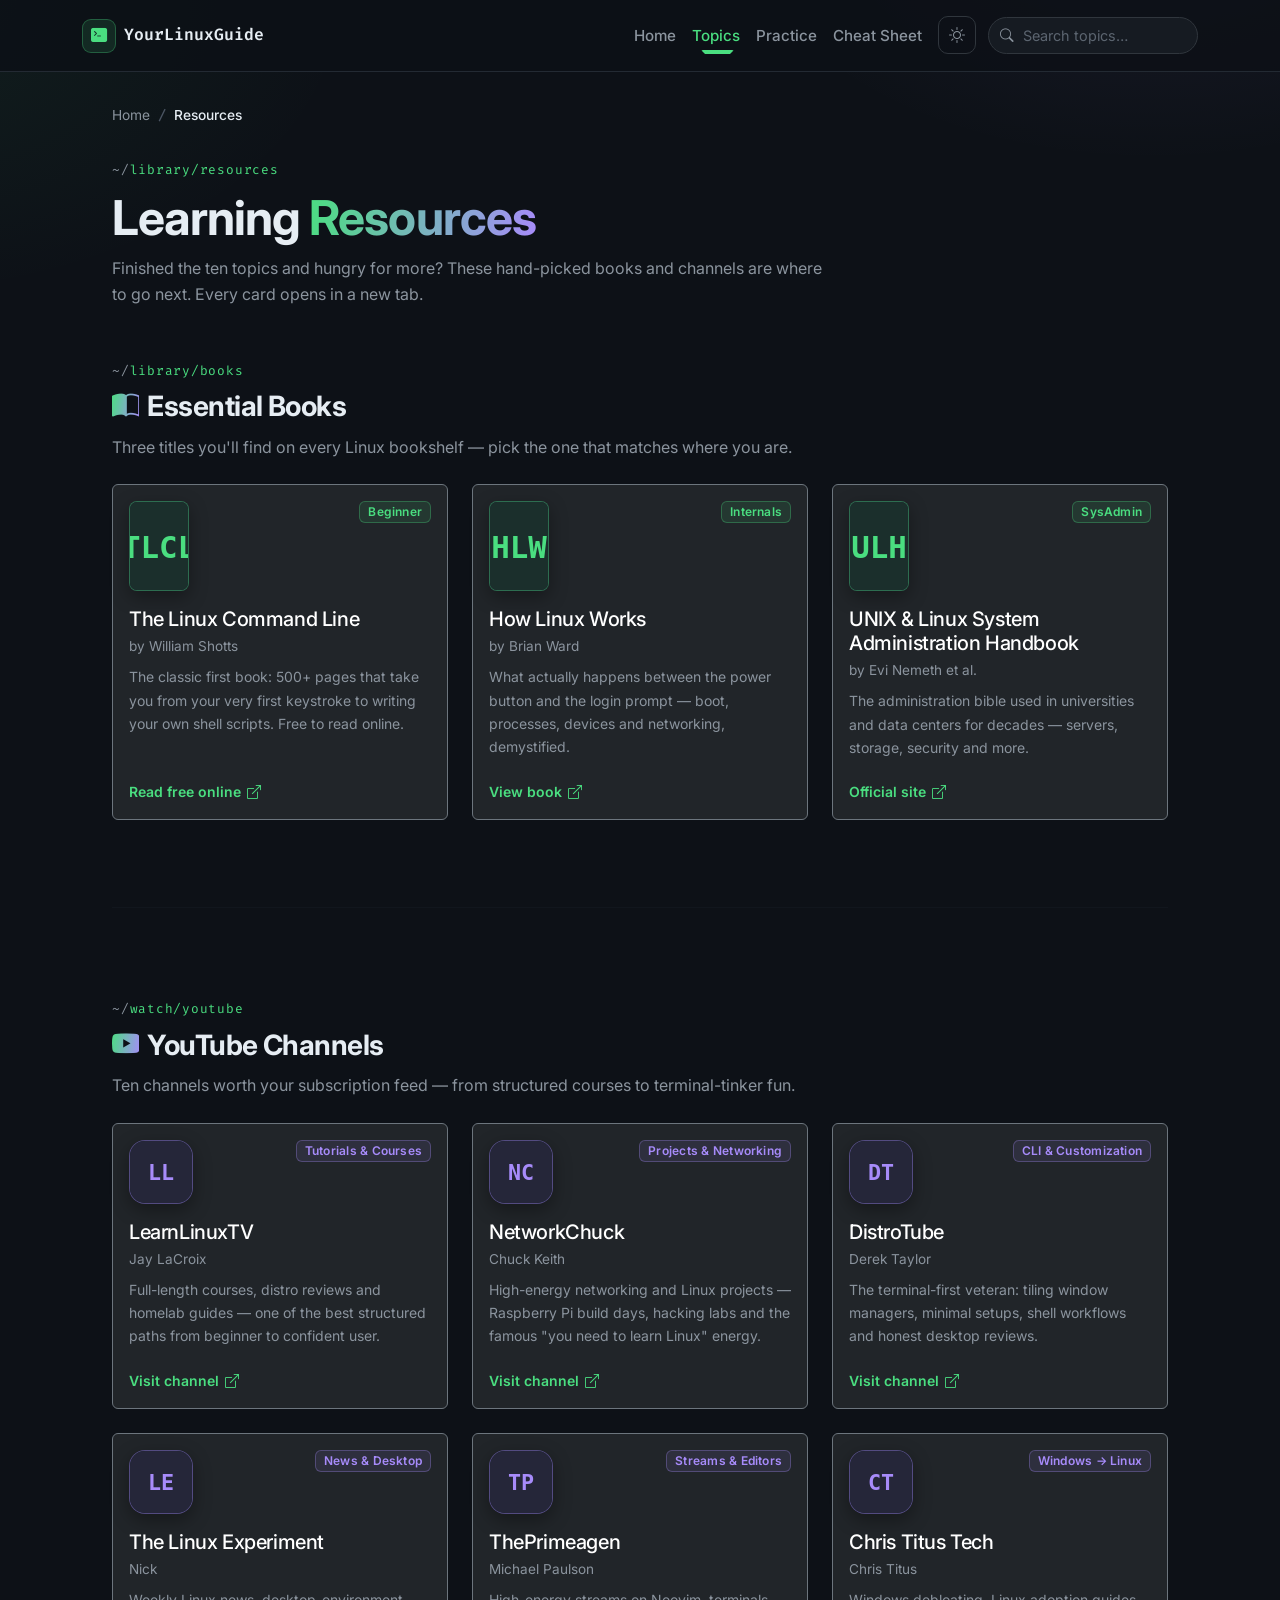
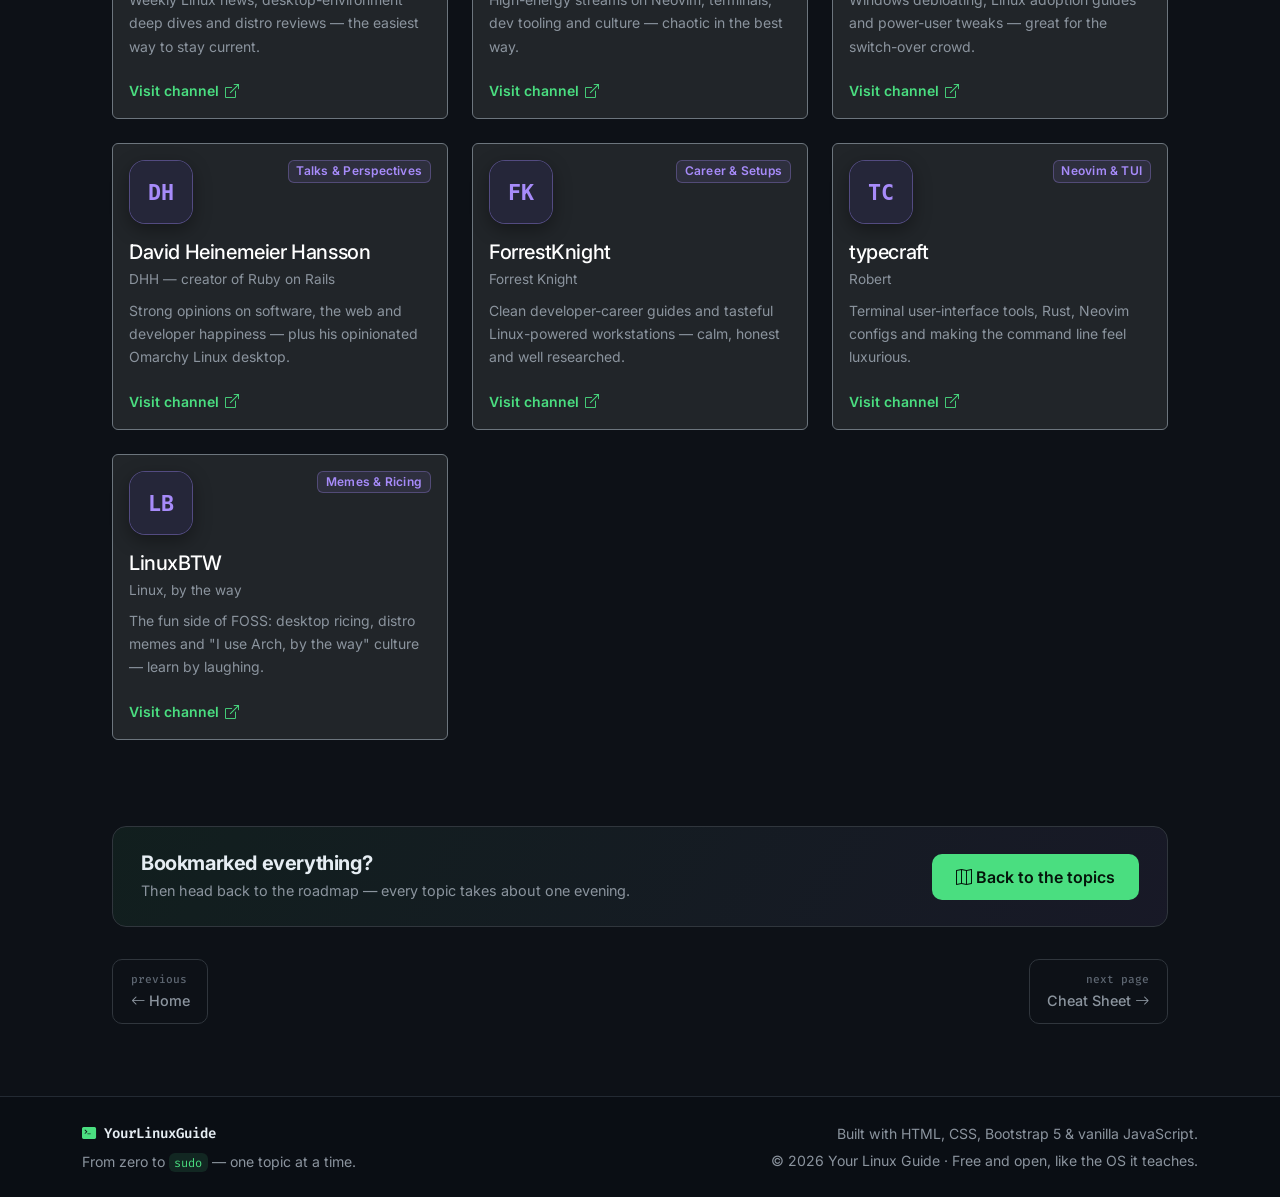
<file: Resources.html>
<!DOCTYPE html>
<html lang="en" data-bs-theme="dark">
<head>
  <meta charset="UTF-8">
  <meta name="viewport" content="width=device-width, initial-scale=1.0">
  <meta name="description" content="Resources — hand-picked Linux books and YouTube channels to keep learning after the ten core topics of Your Linux Guide.">
  <title>Resources — Your Linux Guide</title>
  <link rel="icon" href="data:image/svg+xml,%3Csvg xmlns='http://www.w3.org/2000/svg' viewBox='0 0 100 100'%3E%3Crect width='100' height='100' rx='20' fill='%230d1117'/%3E%3Ctext x='50' y='68' font-size='52' text-anchor='middle' fill='%234ade80' font-family='monospace'%3E&gt;_%3C/text%3E%3C/svg%3E">
  <link rel="preconnect" href="https://fonts.googleapis.com">
  <link rel="preconnect" href="https://fonts.gstatic.com" crossorigin>
  <link href="https://fonts.googleapis.com/css2?family=Fira+Code:wght@400;500;600&family=Inter:wght@400;500;600;700;800&display=swap" rel="stylesheet">
  <link href="https://cdn.jsdelivr.net/npm/bootstrap@5.3.3/dist/css/bootstrap.min.css" rel="stylesheet">
  <link href="https://cdn.jsdelivr.net/npm/bootstrap-icons@1.11.3/font/bootstrap-icons.min.css" rel="stylesheet">
  <link rel="stylesheet" href="styles.css">
  <!-- Apply the saved theme BEFORE first paint (prevents a dark/light flash) -->
  <script>(function(){try{var t=localStorage.getItem("ylg-theme")||"dark",d=document.documentElement;d.setAttribute("data-theme",t);d.setAttribute("data-bs-theme",t);}catch(e){document.documentElement.setAttribute("data-theme","dark");}})();</script>
</head>
<body>

  <!-- ===================== Navbar (shared) ===================== -->
  <nav class="navbar navbar-expand-lg ylg-navbar fixed-top">
    <div class="container">
      <a class="navbar-brand ylg-brand" href="index.html"><i class="bi bi-terminal-fill"></i><span>YourLinuxGuide</span></a>
      <button class="navbar-toggler" type="button" data-bs-toggle="collapse" data-bs-target="#mainNav" aria-controls="mainNav" aria-expanded="false" aria-label="Toggle navigation">
        <span class="navbar-toggler-icon"></span>
      </button>
      <div class="collapse navbar-collapse" id="mainNav">
        <ul class="navbar-nav ms-auto align-items-lg-center">
          <li class="nav-item"><a class="nav-link" href="index.html">Home</a></li>
          <li class="nav-item dropdown">
            <a class="nav-link dropdown-toggle" href="#" role="button" data-bs-toggle="dropdown" aria-expanded="false">Topics</a>
            <ul class="dropdown-menu ylg-dropdown">
              <li><a class="dropdown-item" href="what-is-linux.html"><i class="bi bi-lightbulb"></i> What Is Linux?</a></li>
              <li><a class="dropdown-item" href="distributions.html"><i class="bi bi-diagram-3"></i> Distributions</a></li>
              <li><a class="dropdown-item" href="desktop-environments.html"><i class="bi bi-display"></i> Desktop Environments</a></li>
              <li><a class="dropdown-item" href="terminal-and-shell.html"><i class="bi bi-terminal"></i> Terminal &amp; Shell</a></li>
              <li><a class="dropdown-item" href="package-managers.html"><i class="bi bi-box-seam"></i> Package Managers</a></li>
              <li><a class="dropdown-item" href="file-system.html"><i class="bi bi-folder2-open"></i> The File System</a></li>
              <li><a class="dropdown-item" href="users-and-permissions.html"><i class="bi bi-shield-lock"></i> Users &amp; Permissions</a></li>
              <li><a class="dropdown-item" href="essential-concepts.html"><i class="bi bi-cpu"></i> Essential Concepts</a></li>
              <li><hr class="dropdown-divider"></li>
              <li><a class="dropdown-item" href="getting-started.html"><i class="bi bi-rocket-takeoff"></i> Getting Started</a></li>
              <li><a class="dropdown-item" href="cheat-sheet.html"><i class="bi bi-journal-text"></i> Cheat Sheet</a></li>
              <li><a class="dropdown-item" href="Resources.html"><i class="bi bi-journal-text"></i> Resources </a></li>
              <li><hr class="dropdown-divider"></li>
              <li><a class="dropdown-item" href="practice.html"><i class="bi bi-play-circle"></i> Practice Terminal <span class="flag-chip green ms-1">live</span></a></li>
            </ul>
          </li>
          <li class="nav-item"><a class="nav-link" href="practice.html">Practice</a></li>
          <li class="nav-item"><a class="nav-link" href="cheat-sheet.html">Cheat Sheet</a></li>
          <!-- Dark/light theme switch (main.js syncs the icon + label) -->
          <li class="nav-item d-flex align-items-lg-center ms-lg-2 mt-2 mt-lg-0">
            <button id="themeToggle" class="ylg-theme-toggle" type="button" aria-label="Switch to light mode" title="Toggle color theme"><i class="bi bi-sun"></i></button>
          </li>
          <li class="nav-item">
            <div class="ylg-search">
              <i class="bi bi-search"></i>
              <input id="navSearch" type="search" class="form-control" placeholder="Search topics…" aria-label="Search topics" autocomplete="off">
              <div id="navSearchResults" class="ylg-search-results"></div>
            </div>
          </li>
        </ul>
      </div>
    </div>
  </nav>

  <main class="ylg-main">
    <div class="container">

      <!-- Breadcrumb -->
      <nav aria-label="breadcrumb" class="ylg-breadcrumb">
        <ol class="breadcrumb">
          <li class="breadcrumb-item"><a href="index.html">Home</a></li>
          <li class="breadcrumb-item active" aria-current="page">Resources</li>
        </ol>
      </nav>

      <!-- Page header -->
      <header class="mb-5 reveal">
        <span class="kicker">library/resources</span>
        <h1 class="display-5 fw-bold">Learning <span class="gradient-text">Resources</span></h1>
        <p class="section-lead mt-2">Finished the ten topics and hungry for more? These hand-picked books and
        channels are where to go next. Every card opens in a new tab.</p>
      </header>

      <div id="resources">

        <!-- ============ Essential Books ============ -->
        <section class="section pt-0" aria-labelledby="booksHeading">
          <span class="kicker">library/books</span>
          <h2 class="section-title" id="booksHeading"><i class="bi bi-book-half me-2 gradient-text"></i>Essential Books</h2>
          <p class="section-lead mb-4">Three titles you'll find on every Linux bookshelf — pick the one that matches where you are.</p>

          <div class="row g-4">
            <!-- Book 1 -->
            <div class="col-12 col-md-6 col-lg-4 reveal">
              <a class="card resource-card bg-dark text-white border-secondary h-100"
                 href="https://linuxcommand.org/tlcl.php" target="_blank" rel="noopener noreferrer">
                <div class="card-body d-flex flex-column">
                  <div class="d-flex justify-content-between align-items-start mb-3">
                    <img class="resource-img resource-cover" src="https://covers.openlibrary.org/b/isbn/9781593279523-M.jpg" alt="Book cover: The Linux Command Line" loading="lazy" width="60" height="90" data-fallback="TLCL" data-tone="green">
                    <span class="badge resource-tag">Beginner</span>
                  </div>
                  <h4 class="card-title h5 text-white mb-1">The Linux Command Line</h4>
                  <p class="resource-meta mb-2">by William Shotts</p>
                  <p class="card-text text-muted-custom small flex-grow-1">
                    The classic first book: 500+ pages that take you from your very first
                    keystroke to writing your own shell scripts. Free to read online.
                  </p>
                  <span class="resource-cta small">Read free online <i class="bi bi-box-arrow-up-right"></i></span>
                </div>
              </a>
            </div>

            <!-- Book 2 -->
            <div class="col-12 col-md-6 col-lg-4 reveal d1">
              <a class="card resource-card bg-dark text-white border-secondary h-100"
                 href="https://nostarch.com/howlinuxworks3" target="_blank" rel="noopener noreferrer">
                <div class="card-body d-flex flex-column">
                  <div class="d-flex justify-content-between align-items-start mb-3">
                    <img class="resource-img resource-cover" src="https://covers.openlibrary.org/b/isbn/9781718500402-M.jpg" alt="Book cover: How Linux Works" loading="lazy" width="60" height="90" data-fallback="HLW" data-tone="green">
                    <span class="badge resource-tag">Internals</span>
                  </div>
                  <h4 class="card-title h5 text-white mb-1">How Linux Works</h4>
                  <p class="resource-meta mb-2">by Brian Ward</p>
                  <p class="card-text text-muted-custom small flex-grow-1">
                    What actually happens between the power button and the login prompt —
                    boot, processes, devices and networking, demystified.
                  </p>
                  <span class="resource-cta small">View book <i class="bi bi-box-arrow-up-right"></i></span>
                </div>
              </a>
            </div>

            <!-- Book 3 -->
            <div class="col-12 col-md-6 col-lg-4 reveal d2">
              <a class="card resource-card bg-dark text-white border-secondary h-100"
                 href="https://admin.com/" target="_blank" rel="noopener noreferrer">
                <div class="card-body d-flex flex-column">
                  <div class="d-flex justify-content-between align-items-start mb-3">
                    <img class="resource-img resource-cover" src="https://covers.openlibrary.org/b/isbn/9780134277554-M.jpg" alt="Book cover: UNIX and Linux System Administration Handbook" loading="lazy" width="60" height="90" data-fallback="ULH" data-tone="green">
                    <span class="badge resource-tag">SysAdmin</span>
                  </div>
                  <h4 class="card-title h5 text-white mb-1">UNIX &amp; Linux System Administration Handbook</h4>
                  <p class="resource-meta mb-2">by Evi Nemeth et al.</p>
                  <p class="card-text text-muted-custom small flex-grow-1">
                    The administration bible used in universities and data centers for
                    decades — servers, storage, security and more.
                  </p>
                  <span class="resource-cta small">Official site <i class="bi bi-box-arrow-up-right"></i></span>
                </div>
              </a>
            </div>
          </div>
        </section>

        <hr class="divider">

        <!-- ============ YouTube Channels ============ -->
        <section class="section" aria-labelledby="channelsHeading">
          <span class="kicker">watch/youtube</span>
          <h2 class="section-title" id="channelsHeading"><i class="bi bi-youtube me-2 gradient-text"></i>YouTube Channels</h2>
          <p class="section-lead mb-4">Ten channels worth your subscription feed — from structured courses to terminal-tinker fun.</p>

          <div class="row g-4">
            <!-- Channel 1 -->
            <div class="col-12 col-md-6 col-lg-4 reveal">
              <a class="card resource-card bg-dark text-white border-secondary h-100"
                 href="https://www.youtube.com/@LearnLinuxTV" target="_blank" rel="noopener noreferrer">
                <div class="card-body d-flex flex-column">
                  <div class="d-flex justify-content-between align-items-start mb-3">
                    <img class="resource-img resource-avatar" src="https://unavatar.io/youtube/LearnLinuxTV" alt="LearnLinuxTV channel avatar" loading="lazy" width="64" height="64" data-fallback="LL" data-tone="purple">
                    <span class="badge resource-tag channel-tag">Tutorials &amp; Courses</span>
                  </div>
                  <h4 class="card-title h5 text-white mb-1">LearnLinuxTV</h4>
                  <p class="resource-meta mb-2">Jay LaCroix</p>
                  <p class="card-text text-muted-custom small flex-grow-1">
                    Full-length courses, distro reviews and homelab guides — one of the
                    best structured paths from beginner to confident user.
                  </p>
                  <span class="resource-cta small">Visit channel <i class="bi bi-box-arrow-up-right"></i></span>
                </div>
              </a>
            </div>

            <!-- Channel 2 -->
            <div class="col-12 col-md-6 col-lg-4 reveal d1">
              <a class="card resource-card bg-dark text-white border-secondary h-100"
                 href="https://www.youtube.com/@NetworkChuck" target="_blank" rel="noopener noreferrer">
                <div class="card-body d-flex flex-column">
                  <div class="d-flex justify-content-between align-items-start mb-3">
                    <img class="resource-img resource-avatar" src="https://unavatar.io/youtube/NetworkChuck" alt="NetworkChuck channel avatar" loading="lazy" width="64" height="64" data-fallback="NC" data-tone="purple">
                    <span class="badge resource-tag channel-tag">Projects &amp; Networking</span>
                  </div>
                  <h4 class="card-title h5 text-white mb-1">NetworkChuck</h4>
                  <p class="resource-meta mb-2">Chuck Keith</p>
                  <p class="card-text text-muted-custom small flex-grow-1">
                    High-energy networking and Linux projects — Raspberry Pi build days,
                    hacking labs and the famous "you need to learn Linux" energy.
                  </p>
                  <span class="resource-cta small">Visit channel <i class="bi bi-box-arrow-up-right"></i></span>
                </div>
              </a>
            </div>

            <!-- Channel 3 -->
            <div class="col-12 col-md-6 col-lg-4 reveal d2">
              <a class="card resource-card bg-dark text-white border-secondary h-100"
                 href="https://www.youtube.com/@DistroTube" target="_blank" rel="noopener noreferrer">
                <div class="card-body d-flex flex-column">
                  <div class="d-flex justify-content-between align-items-start mb-3">
                    <img class="resource-img resource-avatar" src="https://unavatar.io/youtube/DistroTube" alt="DistroTube channel avatar" loading="lazy" width="64" height="64" data-fallback="DT" data-tone="purple">
                    <span class="badge resource-tag channel-tag">CLI &amp; Customization</span>
                  </div>
                  <h4 class="card-title h5 text-white mb-1">DistroTube</h4>
                  <p class="resource-meta mb-2">Derek Taylor</p>
                  <p class="card-text text-muted-custom small flex-grow-1">
                    The terminal-first veteran: tiling window managers, minimal setups,
                    shell workflows and honest desktop reviews.
                  </p>
                  <span class="resource-cta small">Visit channel <i class="bi bi-box-arrow-up-right"></i></span>
                </div>
              </a>
            </div>

            <!-- Channel 4 -->
            <div class="col-12 col-md-6 col-lg-4 reveal">
              <a class="card resource-card bg-dark text-white border-secondary h-100"
                 href="https://www.youtube.com/@TheLinuxExperiment" target="_blank" rel="noopener noreferrer">
                <div class="card-body d-flex flex-column">
                  <div class="d-flex justify-content-between align-items-start mb-3">
                    <img class="resource-img resource-avatar" src="https://unavatar.io/youtube/TheLinuxExperiment" alt="The Linux Experiment channel avatar" loading="lazy" width="64" height="64" data-fallback="LE" data-tone="purple">
                    <span class="badge resource-tag channel-tag">News &amp; Desktop</span>
                  </div>
                  <h4 class="card-title h5 text-white mb-1">The Linux Experiment</h4>
                  <p class="resource-meta mb-2">Nick</p>
                  <p class="card-text text-muted-custom small flex-grow-1">
                    Weekly Linux news, desktop-environment deep dives and distro reviews —
                    the easiest way to stay current.
                  </p>
                  <span class="resource-cta small">Visit channel <i class="bi bi-box-arrow-up-right"></i></span>
                </div>
              </a>
            </div>

            <!-- Channel 5 -->
            <div class="col-12 col-md-6 col-lg-4 reveal d1">
              <a class="card resource-card bg-dark text-white border-secondary h-100"
                 href="https://www.youtube.com/@ThePrimeagen" target="_blank" rel="noopener noreferrer">
                <div class="card-body d-flex flex-column">
                  <div class="d-flex justify-content-between align-items-start mb-3">
                    <img class="resource-img resource-avatar" src="https://unavatar.io/youtube/ThePrimeagen" alt="ThePrimeagen channel avatar" loading="lazy" width="64" height="64" data-fallback="TP" data-tone="purple">
                    <span class="badge resource-tag channel-tag">Streams &amp; Editors</span>
                  </div>
                  <h4 class="card-title h5 text-white mb-1">ThePrimeagen</h4>
                  <p class="resource-meta mb-2">Michael Paulson</p>
                  <p class="card-text text-muted-custom small flex-grow-1">
                    High-energy streams on Neovim, terminals, dev tooling and culture —
                    chaotic in the best way.
                  </p>
                  <span class="resource-cta small">Visit channel <i class="bi bi-box-arrow-up-right"></i></span>
                </div>
              </a>
            </div>

            <!-- Channel 6 -->
            <div class="col-12 col-md-6 col-lg-4 reveal d2">
              <a class="card resource-card bg-dark text-white border-secondary h-100"
                 href="https://www.youtube.com/@ChrisTitusTech" target="_blank" rel="noopener noreferrer">
                <div class="card-body d-flex flex-column">
                  <div class="d-flex justify-content-between align-items-start mb-3">
                    <img class="resource-img resource-avatar" src="https://unavatar.io/youtube/ChrisTitusTech" alt="Chris Titus Tech channel avatar" loading="lazy" width="64" height="64" data-fallback="CT" data-tone="purple">
                    <span class="badge resource-tag channel-tag">Windows &rarr; Linux</span>
                  </div>
                  <h4 class="card-title h5 text-white mb-1">Chris Titus Tech</h4>
                  <p class="resource-meta mb-2">Chris Titus</p>
                  <p class="card-text text-muted-custom small flex-grow-1">
                    Windows debloating, Linux adoption guides and power-user tweaks —
                    great for the switch-over crowd.
                  </p>
                  <span class="resource-cta small">Visit channel <i class="bi bi-box-arrow-up-right"></i></span>
                </div>
              </a>
            </div>

            <!-- Channel 7 -->
            <div class="col-12 col-md-6 col-lg-4 reveal">
              <a class="card resource-card bg-dark text-white border-secondary h-100"
                 href="https://www.youtube.com/@dhh" target="_blank" rel="noopener noreferrer">
                <div class="card-body d-flex flex-column">
                  <div class="d-flex justify-content-between align-items-start mb-3">
                    <img class="resource-img resource-avatar" src="https://unavatar.io/youtube/dhh" alt="David Heinemeier Hansson channel avatar" loading="lazy" width="64" height="64" data-fallback="DH" data-tone="purple">
                    <span class="badge resource-tag channel-tag">Talks &amp; Perspectives</span>
                  </div>
                  <h4 class="card-title h5 text-white mb-1">David Heinemeier Hansson</h4>
                  <p class="resource-meta mb-2">DHH — creator of Ruby on Rails</p>
                  <p class="card-text text-muted-custom small flex-grow-1">
                    Strong opinions on software, the web and developer happiness — plus
                    his opinionated Omarchy Linux desktop.
                  </p>
                  <span class="resource-cta small">Visit channel <i class="bi bi-box-arrow-up-right"></i></span>
                </div>
              </a>
            </div>

            <!-- Channel 8 -->
            <div class="col-12 col-md-6 col-lg-4 reveal d1">
              <a class="card resource-card bg-dark text-white border-secondary h-100"
                 href="https://www.youtube.com/@ForrestKnight" target="_blank" rel="noopener noreferrer">
                <div class="card-body d-flex flex-column">
                  <div class="d-flex justify-content-between align-items-start mb-3">
                    <img class="resource-img resource-avatar" src="https://unavatar.io/youtube/ForrestKnight" alt="ForrestKnight channel avatar" loading="lazy" width="64" height="64" data-fallback="FK" data-tone="purple">
                    <span class="badge resource-tag channel-tag">Career &amp; Setups</span>
                  </div>
                  <h4 class="card-title h5 text-white mb-1">ForrestKnight</h4>
                  <p class="resource-meta mb-2">Forrest Knight</p>
                  <p class="card-text text-muted-custom small flex-grow-1">
                    Clean developer-career guides and tasteful Linux-powered workstations
                    — calm, honest and well researched.
                  </p>
                  <span class="resource-cta small">Visit channel <i class="bi bi-box-arrow-up-right"></i></span>
                </div>
              </a>
            </div>

            <!-- Channel 9 -->
            <div class="col-12 col-md-6 col-lg-4 reveal d2">
              <a class="card resource-card bg-dark text-white border-secondary h-100"
                 href="https://www.youtube.com/@typecraft_dev" target="_blank" rel="noopener noreferrer">
                <div class="card-body d-flex flex-column">
                  <div class="d-flex justify-content-between align-items-start mb-3">
                    <img class="resource-img resource-avatar" src="https://unavatar.io/youtube/typecraft_dev" alt="typecraft channel avatar" loading="lazy" width="64" height="64" data-fallback="TC" data-tone="purple">
                    <span class="badge resource-tag channel-tag">Neovim &amp; TUI</span>
                  </div>
                  <h4 class="card-title h5 text-white mb-1">typecraft</h4>
                  <p class="resource-meta mb-2">Robert</p>
                  <p class="card-text text-muted-custom small flex-grow-1">
                    Terminal user-interface tools, Rust, Neovim configs and making the
                    command line feel luxurious.
                  </p>
                  <span class="resource-cta small">Visit channel <i class="bi bi-box-arrow-up-right"></i></span>
                </div>
              </a>
            </div>

            <!-- Channel 10 -->
            <div class="col-12 col-md-6 col-lg-4 reveal">
              <a class="card resource-card bg-dark text-white border-secondary h-100"
                 href="https://www.youtube.com/@LinuxBTW" target="_blank" rel="noopener noreferrer">
                <div class="card-body d-flex flex-column">
                  <div class="d-flex justify-content-between align-items-start mb-3">
                    <img class="resource-img resource-avatar" src="https://unavatar.io/youtube/LinuxBTW" alt="LinuxBTW channel avatar" loading="lazy" width="64" height="64" data-fallback="LB" data-tone="purple">
                    <span class="badge resource-tag channel-tag">Memes &amp; Ricing</span>
                  </div>
                  <h4 class="card-title h5 text-white mb-1">LinuxBTW</h4>
                  <p class="resource-meta mb-2">Linux, by the way</p>
                  <p class="card-text text-muted-custom small flex-grow-1">
                    The fun side of FOSS: desktop ricing, distro memes and "I use Arch,
                    by the way" culture — learn by laughing.
                  </p>
                  <span class="resource-cta small">Visit channel <i class="bi bi-box-arrow-up-right"></i></span>
                </div>
              </a>
            </div>
          </div>
        </section>
      </div>

      <!-- ===== Call to action (not part of the 10-topic progress) ===== -->
      <div class="complete-box reveal">
        <div>
          <h5>Bookmarked everything?</h5>
          <p>Then head back to the roadmap — every topic takes about one evening.</p>
        </div>
        <a href="index.html" class="btn-ylg btn"><i class="bi bi-map"></i> Back to the topics</a>
      </div>

      <!-- ===== Pager ===== -->
      <nav class="pager d-flex" aria-label="Page navigation">
        <a class="pager-link" href="index.html"><span><span class="dir">previous</span><span class="lbl"><i class="bi bi-arrow-left"></i> Home</span></span></a>
        <a class="pager-link next" href="cheat-sheet.html"><span><span class="dir">next page</span><span class="lbl">Cheat Sheet <i class="bi bi-arrow-right"></i></span></span></a>
      </nav>
    </div>
  </main>

  <!-- ===================== Footer ===================== -->
  <footer class="ylg-footer mt-5">
    <div class="container py-4 d-flex flex-column flex-md-row justify-content-between align-items-center gap-3">
      <div class="text-center text-md-start">
        <span class="brand"><i class="bi bi-terminal-fill"></i> YourLinuxGuide</span>
        <div class="mt-1">From zero to <code>sudo</code> — one topic at a time.</div>
      </div>
      <div class="text-center text-md-end">
        <div>Built with HTML, CSS, Bootstrap 5 &amp; vanilla JavaScript.</div>
        <div class="mt-1">&copy; <span class="js-year">2025</span> Your Linux Guide · Free and open, like the OS it teaches.</div>
      </div>
    </div>
  </footer>

  <button id="backToTop" class="ylg-backtop" aria-label="Back to top"><i class="bi bi-arrow-up"></i></button>

  <script src="https://cdn.jsdelivr.net/npm/bootstrap@5.3.3/dist/js/bootstrap.bundle.min.js"></script>
  <script src="main.js"></script>
</body>
</html>
</file>
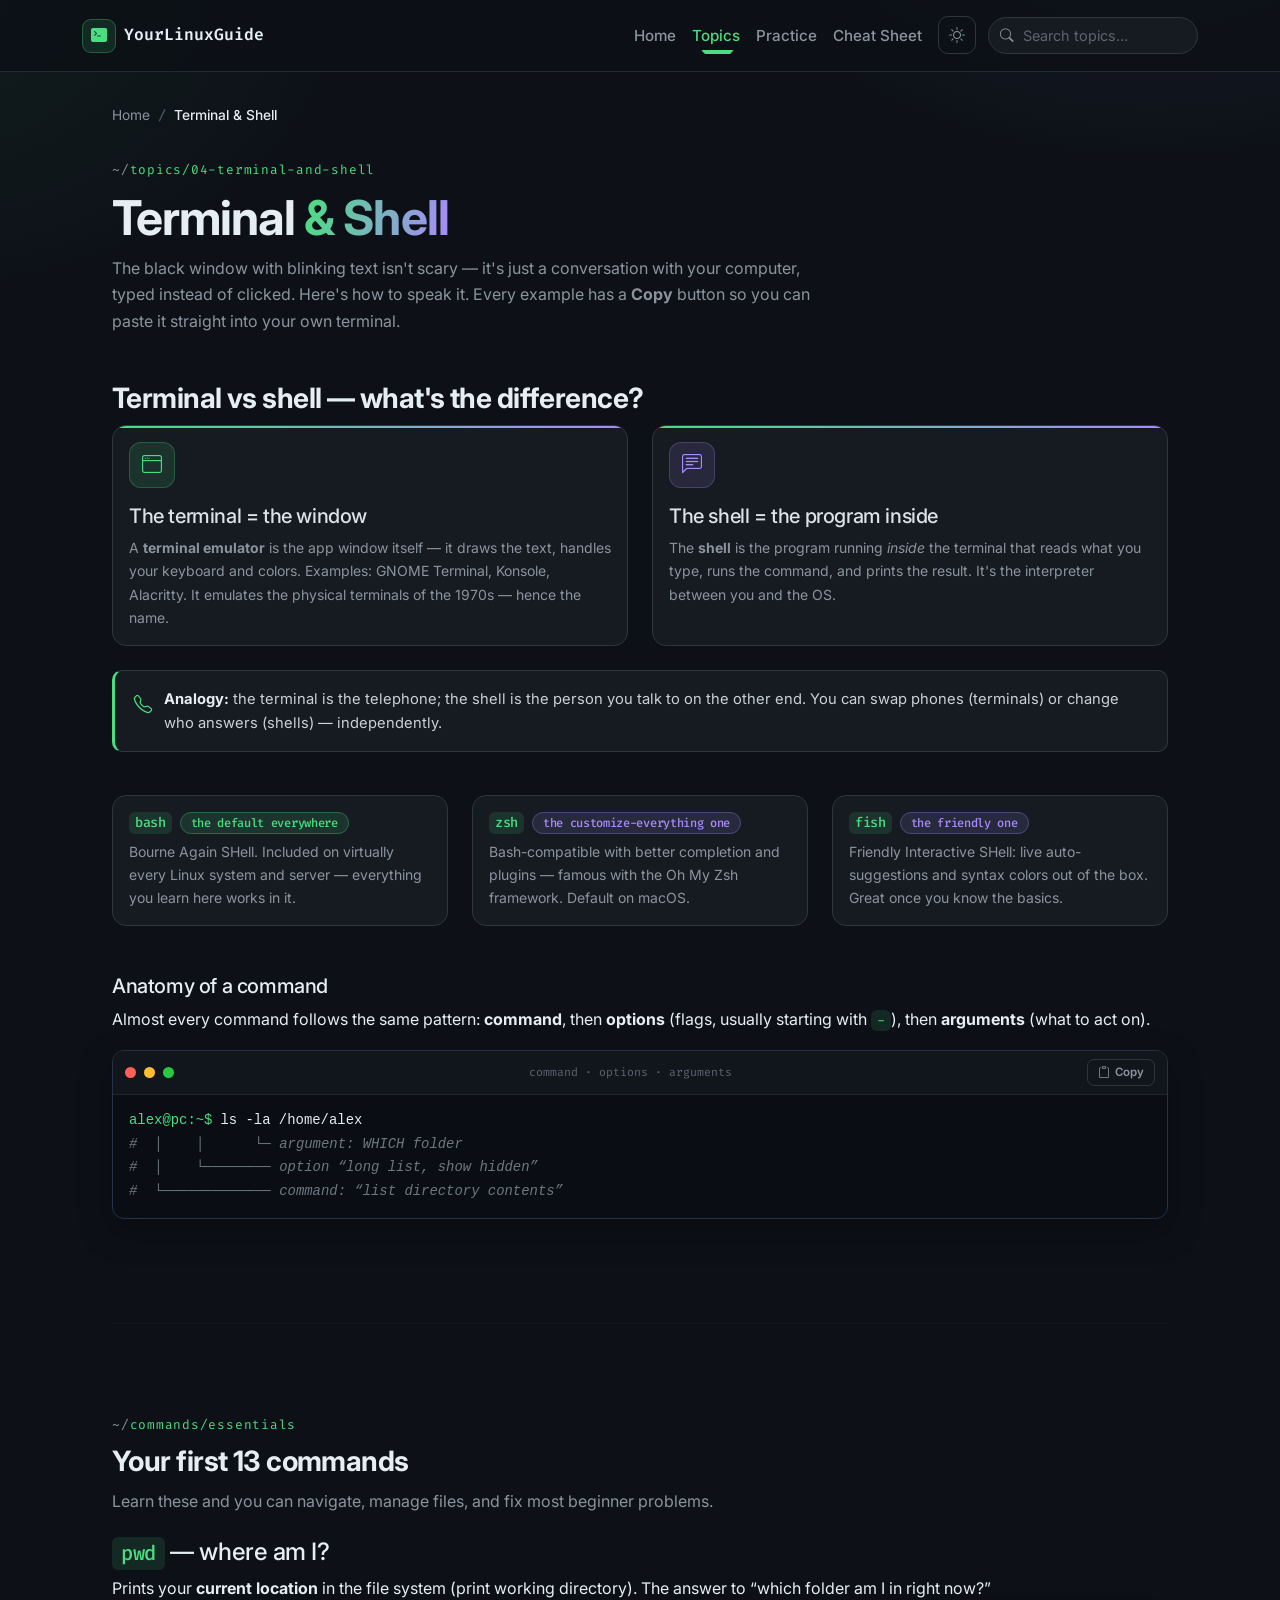
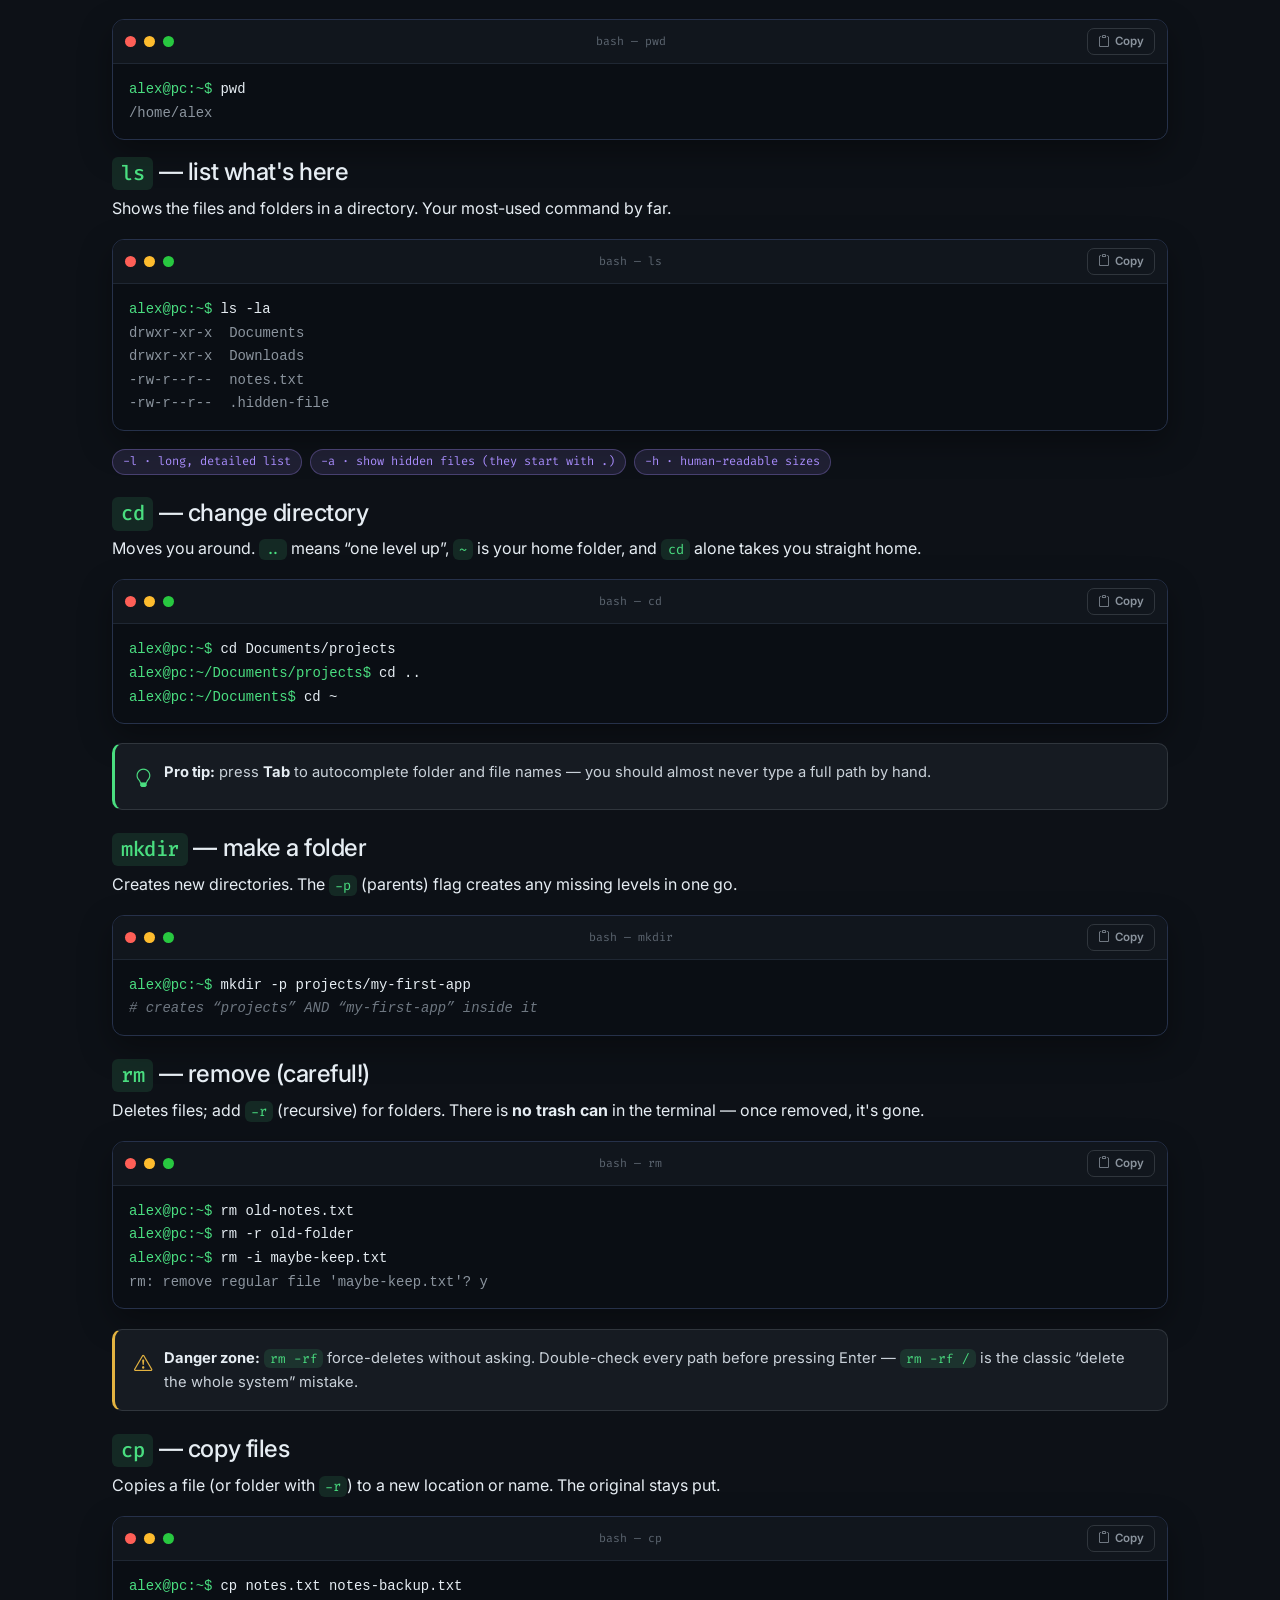
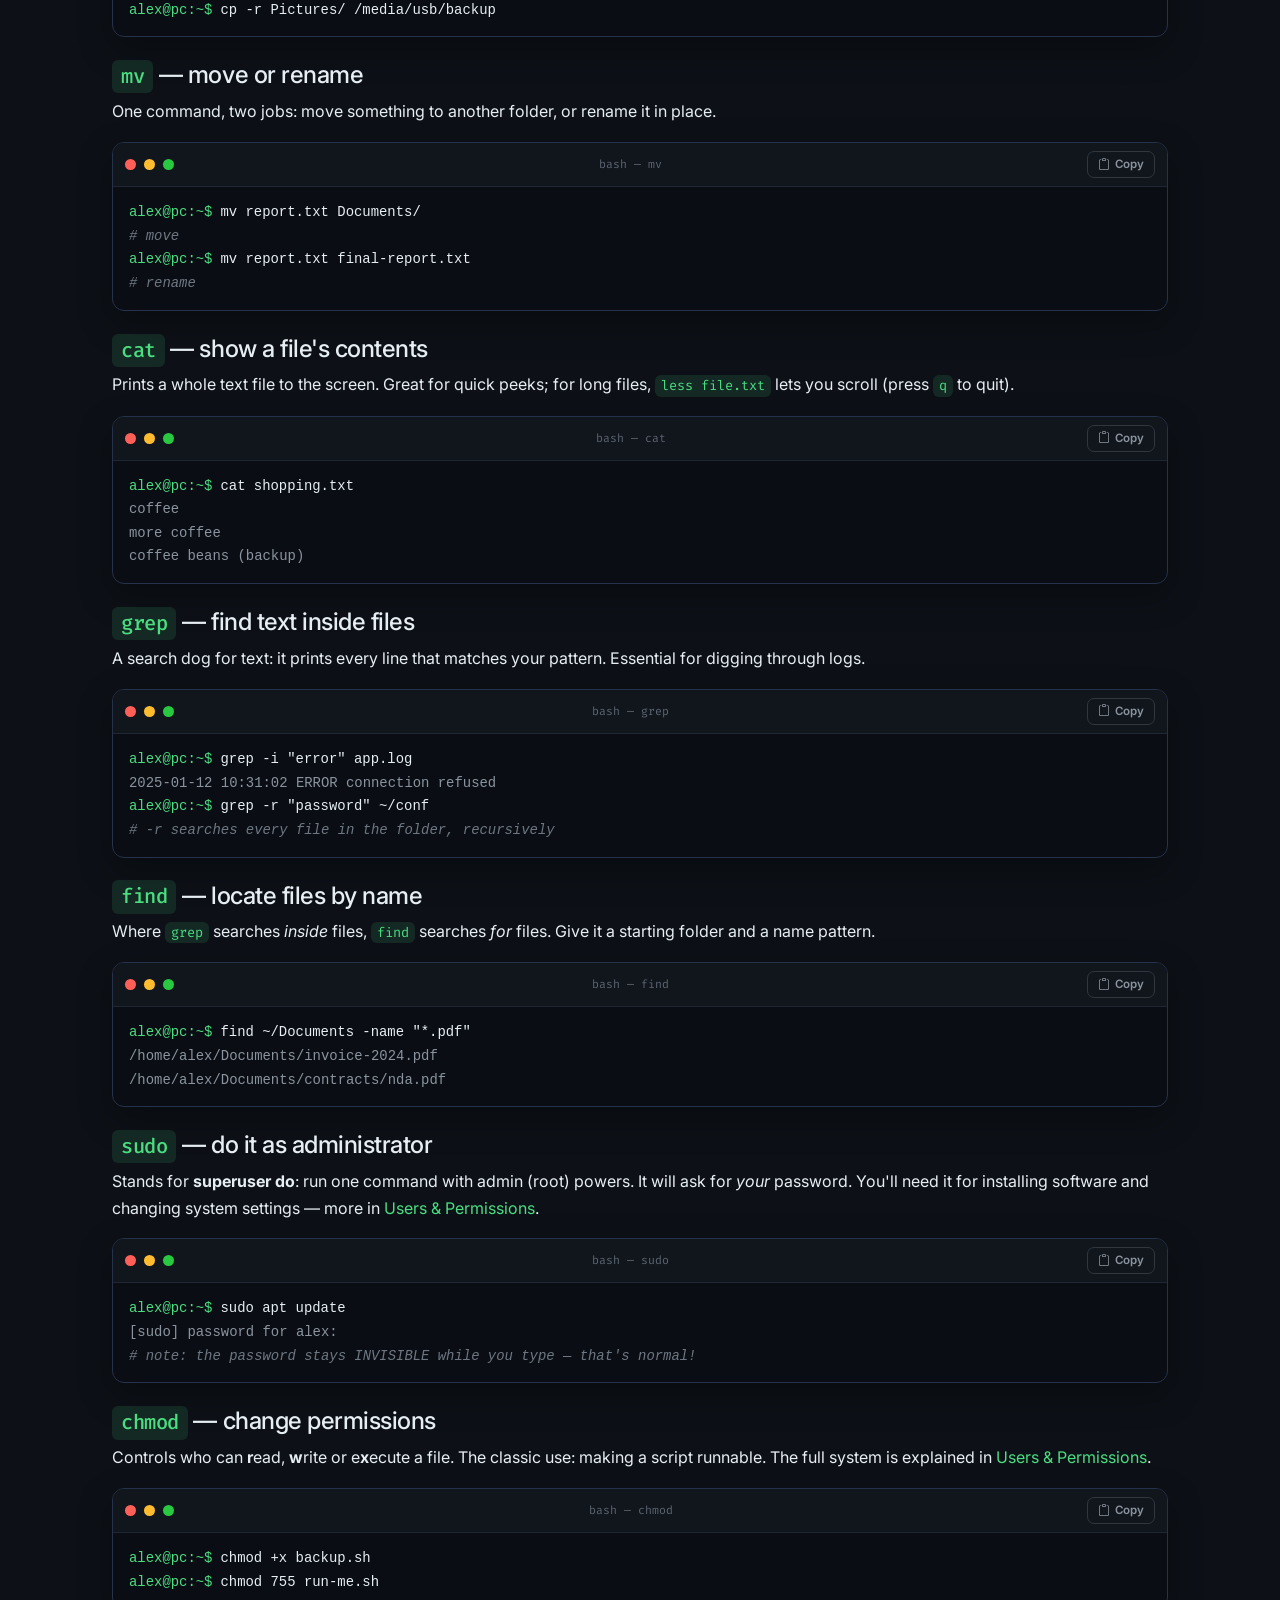
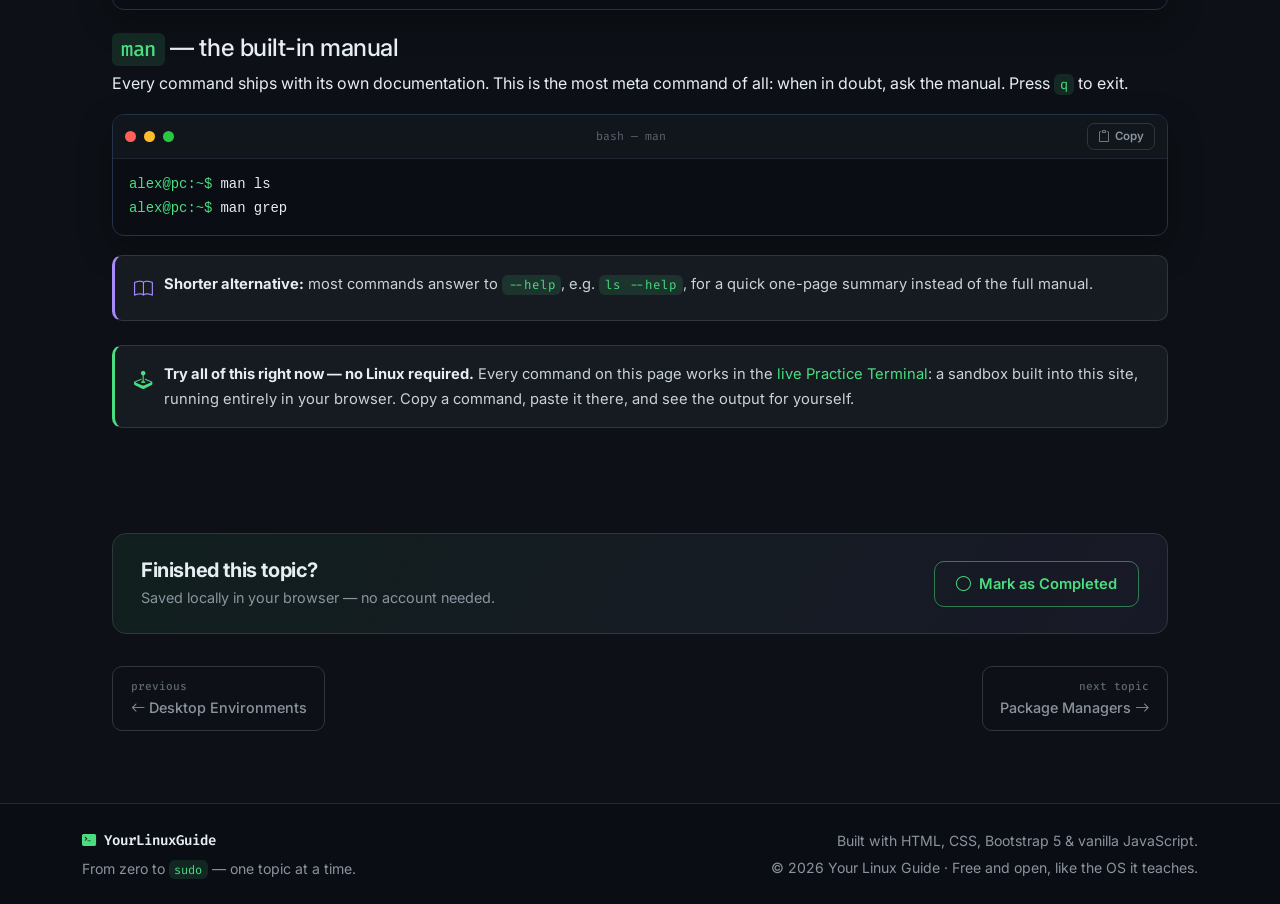
<file: terminal-and-shell.html>
<!DOCTYPE html>
<html lang="en" data-bs-theme="dark">
<head>
  <meta charset="UTF-8">
  <meta name="viewport" content="width=device-width, initial-scale=1.0">
  <meta name="description" content="Terminal vs shell explained simply, plus your first Linux commands: ls, cd, pwd, mkdir, rm, cp, mv, cat, sudo, chmod, grep, find and man — with copy buttons.">
  <title>Terminal &amp; Shell — Your Linux Guide</title>
  <link rel="icon" href="data:image/svg+xml,%3Csvg xmlns='http://www.w3.org/2000/svg' viewBox='0 0 100 100'%3E%3Crect width='100' height='100' rx='20' fill='%230d1117'/%3E%3Ctext x='50' y='68' font-size='52' text-anchor='middle' fill='%234ade80' font-family='monospace'%3E&gt;_%3C/text%3E%3C/svg%3E">
  <link rel="preconnect" href="https://fonts.googleapis.com">
  <link rel="preconnect" href="https://fonts.gstatic.com" crossorigin>
  <link href="https://fonts.googleapis.com/css2?family=Fira+Code:wght@400;500;600&family=Inter:wght@400;500;600;700;800&display=swap" rel="stylesheet">
  <link href="https://cdn.jsdelivr.net/npm/bootstrap@5.3.3/dist/css/bootstrap.min.css" rel="stylesheet">
  <link href="https://cdn.jsdelivr.net/npm/bootstrap-icons@1.11.3/font/bootstrap-icons.min.css" rel="stylesheet">
  <link rel="stylesheet" href="styles.css">
  <!-- Apply the saved theme BEFORE first paint (prevents a dark/light flash) -->
  <script>(function(){try{var t=localStorage.getItem("ylg-theme")||"dark",d=document.documentElement;d.setAttribute("data-theme",t);d.setAttribute("data-bs-theme",t);}catch(e){document.documentElement.setAttribute("data-theme","dark");}})();</script>
</head>
<body>

  <!-- ===================== Navbar (shared) ===================== -->
  <nav class="navbar navbar-expand-lg ylg-navbar fixed-top">
    <div class="container">
      <a class="navbar-brand ylg-brand" href="index.html"><i class="bi bi-terminal-fill"></i><span>YourLinuxGuide</span></a>
      <button class="navbar-toggler" type="button" data-bs-toggle="collapse" data-bs-target="#mainNav" aria-controls="mainNav" aria-expanded="false" aria-label="Toggle navigation">
        <span class="navbar-toggler-icon"></span>
      </button>
      <div class="collapse navbar-collapse" id="mainNav">
        <ul class="navbar-nav ms-auto align-items-lg-center">
          <li class="nav-item"><a class="nav-link" href="index.html">Home</a></li>
          <li class="nav-item dropdown">
            <a class="nav-link dropdown-toggle" href="#" role="button" data-bs-toggle="dropdown" aria-expanded="false">Topics</a>
            <ul class="dropdown-menu ylg-dropdown">
              <li><a class="dropdown-item" href="what-is-linux.html"><i class="bi bi-lightbulb"></i> What Is Linux?</a></li>
              <li><a class="dropdown-item" href="distributions.html"><i class="bi bi-diagram-3"></i> Distributions</a></li>
              <li><a class="dropdown-item" href="desktop-environments.html"><i class="bi bi-display"></i> Desktop Environments</a></li>
              <li><a class="dropdown-item" href="terminal-and-shell.html"><i class="bi bi-terminal"></i> Terminal &amp; Shell</a></li>
              <li><a class="dropdown-item" href="package-managers.html"><i class="bi bi-box-seam"></i> Package Managers</a></li>
              <li><a class="dropdown-item" href="file-system.html"><i class="bi bi-folder2-open"></i> The File System</a></li>
              <li><a class="dropdown-item" href="users-and-permissions.html"><i class="bi bi-shield-lock"></i> Users &amp; Permissions</a></li>
              <li><a class="dropdown-item" href="essential-concepts.html"><i class="bi bi-cpu"></i> Essential Concepts</a></li>
              <li><hr class="dropdown-divider"></li>
              <li><a class="dropdown-item" href="getting-started.html"><i class="bi bi-rocket-takeoff"></i> Getting Started</a></li>
              <li><a class="dropdown-item" href="cheat-sheet.html"><i class="bi bi-journal-text"></i> Cheat Sheet</a></li>
              <li><a class="dropdown-item" href="Resources.html"><i class="bi bi-journal-text"></i> Resources </a></li>
              <li><hr class="dropdown-divider"></li>
              <li><a class="dropdown-item" href="practice.html"><i class="bi bi-play-circle"></i> Practice Terminal <span class="flag-chip green ms-1">live</span></a></li>
            </ul>
          </li>
          <li class="nav-item"><a class="nav-link" href="practice.html">Practice</a></li>
          <li class="nav-item"><a class="nav-link" href="cheat-sheet.html">Cheat Sheet</a></li>
          <!-- Dark/light theme switch (main.js syncs the icon + label) -->
          <li class="nav-item d-flex align-items-lg-center ms-lg-2 mt-2 mt-lg-0">
            <button id="themeToggle" class="ylg-theme-toggle" type="button" aria-label="Switch to light mode" title="Toggle color theme"><i class="bi bi-sun"></i></button>
          </li>
          <li class="nav-item">
            <div class="ylg-search">
              <i class="bi bi-search"></i>
              <input id="navSearch" type="search" class="form-control" placeholder="Search topics…" aria-label="Search topics" autocomplete="off">
              <div id="navSearchResults" class="ylg-search-results"></div>
            </div>
          </li>
        </ul>
      </div>
    </div>
  </nav>

  <main class="ylg-main">
    <div class="container">

      <nav aria-label="breadcrumb" class="ylg-breadcrumb">
        <ol class="breadcrumb">
          <li class="breadcrumb-item"><a href="index.html">Home</a></li>
          <li class="breadcrumb-item active" aria-current="page">Terminal &amp; Shell</li>
        </ol>
      </nav>

      <header class="mb-5 reveal">
        <span class="kicker">topics/04-terminal-and-shell</span>
        <h1 class="display-5 fw-bold">Terminal <span class="gradient-text">&amp; Shell</span></h1>
        <p class="section-lead mt-2">The black window with blinking text isn't scary — it's just a conversation
        with your computer, typed instead of clicked. Here's how to speak it. Every example has a
        <b>Copy</b> button so you can paste it straight into your own terminal.</p>
      </header>

      <!-- ===== Terminal vs shell ===== -->
      <section class="section pt-0" aria-labelledby="tvss">
        <h2 class="section-title" id="tvss">Terminal vs shell — what's the difference?</h2>
        <div class="row g-4">
          <div class="col-md-6 reveal">
            <div class="info-card accent card h-100">
              <div class="card-body">
                <div class="info-icon"><i class="bi bi-window"></i></div>
                <h3 class="h5">The terminal = the window</h3>
                <p class="text-muted-custom small mb-0">A <b>terminal emulator</b> is the app window itself — it draws the text,
                handles your keyboard and colors. Examples: GNOME Terminal, Konsole, Alacritty. It emulates the physical
                terminals of the 1970s — hence the name.</p>
              </div>
            </div>
          </div>
          <div class="col-md-6 reveal d1">
            <div class="info-card accent card h-100">
              <div class="card-body">
                <div class="info-icon purple"><i class="bi bi-chat-left-text"></i></div>
                <h3 class="h5">The shell = the program inside</h3>
                <p class="text-muted-custom small mb-0">The <b>shell</b> is the program running <em>inside</em> the terminal that
                reads what you type, runs the command, and prints the result. It's the interpreter between you and the OS.</p>
              </div>
            </div>
          </div>
        </div>

        <div class="callout mt-4"><i class="bi bi-telephone"></i>
          <span><b>Analogy:</b> the terminal is the telephone; the shell is the person you talk to on the other end.
          You can swap phones (terminals) or change who answers (shells) — independently.</span>
        </div>

        <!-- Common shells -->
        <div class="row g-4 mt-1">
          <div class="col-md-4 reveal">
            <div class="info-card card h-100">
              <div class="card-body">
                <h3 class="h6"><code>bash</code> <span class="flag-chip green ms-1">the default everywhere</span></h3>
                <p class="text-muted-custom small mb-0">Bourne Again SHell. Included on virtually every Linux system and server —
                everything you learn here works in it.</p>
              </div>
            </div>
          </div>
          <div class="col-md-4 reveal d1">
            <div class="info-card card h-100">
              <div class="card-body">
                <h3 class="h6"><code>zsh</code> <span class="flag-chip ms-1">the customize-everything one</span></h3>
                <p class="text-muted-custom small mb-0">Bash-compatible with better completion and plugins — famous with the
                Oh My Zsh framework. Default on macOS.</p>
              </div>
            </div>
          </div>
          <div class="col-md-4 reveal d2">
            <div class="info-card card h-100">
              <div class="card-body">
                <h3 class="h6"><code>fish</code> <span class="flag-chip ms-1">the friendly one</span></h3>
                <p class="text-muted-custom small mb-0">Friendly Interactive SHell: live auto-suggestions and syntax colors
                out of the box. Great once you know the basics.</p>
              </div>
            </div>
          </div>
        </div>

        <!-- Anatomy of a command -->
        <h3 class="h5 mt-5">Anatomy of a command</h3>
        <p>Almost every command follows the same pattern: <b>command</b>, then <b>options</b> (flags, usually starting with <code>-</code>),
        then <b>arguments</b> (what to act on).</p>
        <div class="terminal-block">
          <div class="terminal-header">
            <span class="t-dot red"></span><span class="t-dot yellow"></span><span class="t-dot green"></span>
            <span class="terminal-title">command · options · arguments</span>
            <button class="copy-btn" data-copy><i class="bi bi-clipboard"></i><span>Copy</span></button>
          </div>
          <pre class="terminal-body"><code><span class="cmdline"><span class="prompt">alex@pc:~$</span>ls -la /home/alex</span><span class="comment">#  │    │      └─ argument: WHICH folder</span><span class="comment">#  │    └──────── option “long list, show hidden”</span><span class="comment">#  └───────────── command: “list directory contents”</span></code></pre>
        </div>
      </section>

      <hr class="divider">

      <!-- ===== Command reference ===== -->
      <section class="section" aria-labelledby="commands">
        <span class="kicker">commands/essentials</span>
        <h2 class="section-title" id="commands">Your first 13 commands</h2>
        <p class="section-lead mb-4">Learn these and you can navigate, manage files, and fix most beginner problems.</p>

        <!-- ---- pwd ---- -->
        <div class="reveal" id="pwd">
          <h3 class="h4"><code>pwd</code> — where am I?</h3>
          <p>Prints your <b>current location</b> in the file system (print working directory). The answer to &ldquo;which folder am I in right now?&rdquo;</p>
          <div class="terminal-block">
            <div class="terminal-header">
              <span class="t-dot red"></span><span class="t-dot yellow"></span><span class="t-dot green"></span>
              <span class="terminal-title">bash — pwd</span>
              <button class="copy-btn" data-copy><i class="bi bi-clipboard"></i><span>Copy</span></button>
            </div>
            <pre class="terminal-body"><code><span class="cmdline"><span class="prompt">alex@pc:~$</span>pwd</span><span class="output">/home/alex</span></code></pre>
          </div>
        </div>

        <!-- ---- ls ---- -->
        <div class="reveal" id="ls">
          <h3 class="h4"><code>ls</code> — list what's here</h3>
          <p>Shows the files and folders in a directory. Your most-used command by far.</p>
          <div class="terminal-block">
            <div class="terminal-header">
              <span class="t-dot red"></span><span class="t-dot yellow"></span><span class="t-dot green"></span>
              <span class="terminal-title">bash — ls</span>
              <button class="copy-btn" data-copy><i class="bi bi-clipboard"></i><span>Copy</span></button>
            </div>
            <pre class="terminal-body"><code><span class="cmdline"><span class="prompt">alex@pc:~$</span>ls -la</span><span class="output">drwxr-xr-x  Documents</span><span class="output">drwxr-xr-x  Downloads</span><span class="output">-rw-r--r--  notes.txt</span><span class="output">-rw-r--r--  .hidden-file</span></code></pre>
          </div>
          <div class="d-flex flex-wrap gap-2">
            <span class="flag-chip">-l · long, detailed list</span>
            <span class="flag-chip">-a · show hidden files (they start with .)</span>
            <span class="flag-chip">-h · human-readable sizes</span>
          </div>
        </div>

        <!-- ---- cd ---- -->
        <div class="reveal mt-4" id="cd">
          <h3 class="h4"><code>cd</code> — change directory</h3>
          <p>Moves you around. <code>..</code> means &ldquo;one level up&rdquo;, <code>~</code> is your home folder, and <code>cd</code> alone takes you straight home.</p>
          <div class="terminal-block">
            <div class="terminal-header">
              <span class="t-dot red"></span><span class="t-dot yellow"></span><span class="t-dot green"></span>
              <span class="terminal-title">bash — cd</span>
              <button class="copy-btn" data-copy><i class="bi bi-clipboard"></i><span>Copy</span></button>
            </div>
            <pre class="terminal-body"><code><span class="cmdline"><span class="prompt">alex@pc:~$</span>cd Documents/projects</span><span class="cmdline"><span class="prompt">alex@pc:~/Documents/projects$</span>cd ..</span><span class="cmdline"><span class="prompt">alex@pc:~/Documents$</span>cd ~</span></code></pre>
          </div>
          <div class="callout"><i class="bi bi-lightbulb"></i>
            <span><b>Pro tip:</b> press <b>Tab</b> to autocomplete folder and file names — you should almost never type a full path by hand.</span>
          </div>
        </div>

        <!-- ---- mkdir ---- -->
        <div class="reveal mt-4" id="mkdir">
          <h3 class="h4"><code>mkdir</code> — make a folder</h3>
          <p>Creates new directories. The <code>-p</code> (parents) flag creates any missing levels in one go.</p>
          <div class="terminal-block">
            <div class="terminal-header">
              <span class="t-dot red"></span><span class="t-dot yellow"></span><span class="t-dot green"></span>
              <span class="terminal-title">bash — mkdir</span>
              <button class="copy-btn" data-copy><i class="bi bi-clipboard"></i><span>Copy</span></button>
            </div>
            <pre class="terminal-body"><code><span class="cmdline"><span class="prompt">alex@pc:~$</span>mkdir -p projects/my-first-app</span><span class="comment"># creates “projects” AND “my-first-app” inside it</span></code></pre>
          </div>
        </div>

        <!-- ---- rm ---- -->
        <div class="reveal mt-4" id="rm">
          <h3 class="h4"><code>rm</code> — remove (careful!)</h3>
          <p>Deletes files; add <code>-r</code> (recursive) for folders. There is <b>no trash can</b> in the terminal —
          once removed, it's gone.</p>
          <div class="terminal-block">
            <div class="terminal-header">
              <span class="t-dot red"></span><span class="t-dot yellow"></span><span class="t-dot green"></span>
              <span class="terminal-title">bash — rm</span>
              <button class="copy-btn" data-copy><i class="bi bi-clipboard"></i><span>Copy</span></button>
            </div>
            <pre class="terminal-body"><code><span class="cmdline"><span class="prompt">alex@pc:~$</span>rm old-notes.txt</span><span class="cmdline"><span class="prompt">alex@pc:~$</span>rm -r old-folder</span><span class="cmdline"><span class="prompt">alex@pc:~$</span>rm -i maybe-keep.txt</span><span class="output">rm: remove regular file 'maybe-keep.txt'? y</span></code></pre>
          </div>
          <div class="callout warning"><i class="bi bi-exclamation-triangle"></i>
            <span><b>Danger zone:</b> <code>rm -rf</code> force-deletes without asking. Double-check every path before
            pressing Enter — <code>rm -rf /</code> is the classic &ldquo;delete the whole system&rdquo; mistake.</span>
          </div>
        </div>

        <!-- ---- cp ---- -->
        <div class="reveal mt-4" id="cp">
          <h3 class="h4"><code>cp</code> — copy files</h3>
          <p>Copies a file (or folder with <code>-r</code>) to a new location or name. The original stays put.</p>
          <div class="terminal-block">
            <div class="terminal-header">
              <span class="t-dot red"></span><span class="t-dot yellow"></span><span class="t-dot green"></span>
              <span class="terminal-title">bash — cp</span>
              <button class="copy-btn" data-copy><i class="bi bi-clipboard"></i><span>Copy</span></button>
            </div>
            <pre class="terminal-body"><code><span class="cmdline"><span class="prompt">alex@pc:~$</span>cp notes.txt notes-backup.txt</span><span class="cmdline"><span class="prompt">alex@pc:~$</span>cp -r Pictures/ /media/usb/backup</span></code></pre>
          </div>
        </div>

        <!-- ---- mv ---- -->
        <div class="reveal mt-4" id="mv">
          <h3 class="h4"><code>mv</code> — move or rename</h3>
          <p>One command, two jobs: move something to another folder, or rename it in place.</p>
          <div class="terminal-block">
            <div class="terminal-header">
              <span class="t-dot red"></span><span class="t-dot yellow"></span><span class="t-dot green"></span>
              <span class="terminal-title">bash — mv</span>
              <button class="copy-btn" data-copy><i class="bi bi-clipboard"></i><span>Copy</span></button>
            </div>
            <pre class="terminal-body"><code><span class="cmdline"><span class="prompt">alex@pc:~$</span>mv report.txt Documents/          <span class="comment"># move</span></span><span class="cmdline"><span class="prompt">alex@pc:~$</span>mv report.txt final-report.txt   <span class="comment"># rename</span></span></code></pre>
          </div>
        </div>

        <!-- ---- cat ---- -->
        <div class="reveal mt-4" id="cat">
          <h3 class="h4"><code>cat</code> — show a file's contents</h3>
          <p>Prints a whole text file to the screen. Great for quick peeks; for long files, <code>less file.txt</code> lets you scroll (press <code>q</code> to quit).</p>
          <div class="terminal-block">
            <div class="terminal-header">
              <span class="t-dot red"></span><span class="t-dot yellow"></span><span class="t-dot green"></span>
              <span class="terminal-title">bash — cat</span>
              <button class="copy-btn" data-copy><i class="bi bi-clipboard"></i><span>Copy</span></button>
            </div>
            <pre class="terminal-body"><code><span class="cmdline"><span class="prompt">alex@pc:~$</span>cat shopping.txt</span><span class="output">coffee</span><span class="output">more coffee</span><span class="output">coffee beans (backup)</span></code></pre>
          </div>
        </div>

        <!-- ---- grep ---- -->
        <div class="reveal mt-4" id="grep">
          <h3 class="h4"><code>grep</code> — find text inside files</h3>
          <p>A search dog for text: it prints every line that matches your pattern. Essential for digging through logs.</p>
          <div class="terminal-block">
            <div class="terminal-header">
              <span class="t-dot red"></span><span class="t-dot yellow"></span><span class="t-dot green"></span>
              <span class="terminal-title">bash — grep</span>
              <button class="copy-btn" data-copy><i class="bi bi-clipboard"></i><span>Copy</span></button>
            </div>
            <pre class="terminal-body"><code><span class="cmdline"><span class="prompt">alex@pc:~$</span>grep -i "error" app.log</span><span class="output">2025-01-12 10:31:02 ERROR connection refused</span><span class="cmdline"><span class="prompt">alex@pc:~$</span>grep -r "password" ~/conf</span><span class="comment"># -r searches every file in the folder, recursively</span></code></pre>
          </div>
        </div>

        <!-- ---- find ---- -->
        <div class="reveal mt-4" id="find">
          <h3 class="h4"><code>find</code> — locate files by name</h3>
          <p>Where <code>grep</code> searches <em>inside</em> files, <code>find</code> searches <em>for</em> files. Give it a starting folder and a name pattern.</p>
          <div class="terminal-block">
            <div class="terminal-header">
              <span class="t-dot red"></span><span class="t-dot yellow"></span><span class="t-dot green"></span>
              <span class="terminal-title">bash — find</span>
              <button class="copy-btn" data-copy><i class="bi bi-clipboard"></i><span>Copy</span></button>
            </div>
            <pre class="terminal-body"><code><span class="cmdline"><span class="prompt">alex@pc:~$</span>find ~/Documents -name "*.pdf"</span><span class="output">/home/alex/Documents/invoice-2024.pdf</span><span class="output">/home/alex/Documents/contracts/nda.pdf</span></code></pre>
          </div>
        </div>

        <!-- ---- sudo ---- -->
        <div class="reveal mt-4" id="sudo">
          <h3 class="h4"><code>sudo</code> — do it as administrator</h3>
          <p>Stands for <b>superuser do</b>: run one command with admin (root) powers. It will ask for <em>your</em> password.
          You'll need it for installing software and changing system settings — more in <a href="users-and-permissions.html">Users &amp; Permissions</a>.</p>
          <div class="terminal-block">
            <div class="terminal-header">
              <span class="t-dot red"></span><span class="t-dot yellow"></span><span class="t-dot green"></span>
              <span class="terminal-title">bash — sudo</span>
              <button class="copy-btn" data-copy><i class="bi bi-clipboard"></i><span>Copy</span></button>
            </div>
            <pre class="terminal-body"><code><span class="cmdline"><span class="prompt">alex@pc:~$</span>sudo apt update</span><span class="output">[sudo] password for alex:</span><span class="comment"># note: the password stays INVISIBLE while you type — that's normal!</span></code></pre>
          </div>
        </div>

        <!-- ---- chmod ---- -->
        <div class="reveal mt-4" id="chmod">
          <h3 class="h4"><code>chmod</code> — change permissions</h3>
          <p>Controls who can <b>r</b>ead, <b>w</b>rite or e<b>x</b>ecute a file. The classic use: making a script runnable.
          The full system is explained in <a href="users-and-permissions.html">Users &amp; Permissions</a>.</p>
          <div class="terminal-block">
            <div class="terminal-header">
              <span class="t-dot red"></span><span class="t-dot yellow"></span><span class="t-dot green"></span>
              <span class="terminal-title">bash — chmod</span>
              <button class="copy-btn" data-copy><i class="bi bi-clipboard"></i><span>Copy</span></button>
            </div>
            <pre class="terminal-body"><code><span class="cmdline"><span class="prompt">alex@pc:~$</span>chmod +x backup.sh</span><span class="cmdline"><span class="prompt">alex@pc:~$</span>chmod 755 run-me.sh</span></code></pre>
          </div>
        </div>

        <!-- ---- man ---- -->
        <div class="reveal mt-4" id="man">
          <h3 class="h4"><code>man</code> — the built-in manual</h3>
          <p>Every command ships with its own documentation. This is the most meta command of all: when in doubt, ask the manual. Press <code>q</code> to exit.</p>
          <div class="terminal-block">
            <div class="terminal-header">
              <span class="t-dot red"></span><span class="t-dot yellow"></span><span class="t-dot green"></span>
              <span class="terminal-title">bash — man</span>
              <button class="copy-btn" data-copy><i class="bi bi-clipboard"></i><span>Copy</span></button>
            </div>
            <pre class="terminal-body"><code><span class="cmdline"><span class="prompt">alex@pc:~$</span>man ls</span><span class="cmdline"><span class="prompt">alex@pc:~$</span>man grep</span></code></pre>
          </div>
          <div class="callout purple"><i class="bi bi-book"></i>
            <span><b>Shorter alternative:</b> most commands answer to <code>--help</code>, e.g. <code>ls --help</code>,
            for a quick one-page summary instead of the full manual.</span>
          </div>
        </div>

        <!-- Practice everything above in the live embedded sandbox -->
        <div class="callout mt-4"><i class="bi bi-joystick"></i>
          <span><b>Try all of this right now — no Linux required.</b> Every command on this page works in the
          <a href="practice.html">live Practice Terminal</a>: a sandbox built into this site, running entirely
          in your browser. Copy a command, paste it there, and see the output for yourself.</span>
        </div>
      </section>

      <!-- ===== Mark as completed ===== -->
      <div class="complete-box reveal">
        <div>
          <h5>Finished this topic?</h5>
          <p>Saved locally in your browser — no account needed.</p>
        </div>
        <button class="ylg-complete-btn" data-topic="terminal-and-shell"><i class="bi bi-circle"></i><span>Mark as Completed</span></button>
      </div>

      <!-- ===== Pager ===== -->
      <nav class="pager d-flex" aria-label="Topic navigation">
        <a class="pager-link" href="desktop-environments.html"><span><span class="dir">previous</span><span class="lbl"><i class="bi bi-arrow-left"></i> Desktop Environments</span></span></a>
        <a class="pager-link next" href="package-managers.html"><span><span class="dir">next topic</span><span class="lbl">Package Managers <i class="bi bi-arrow-right"></i></span></span></a>
      </nav>
    </div>
  </main>

  <!-- ===================== Footer ===================== -->
  <footer class="ylg-footer mt-5">
    <div class="container py-4 d-flex flex-column flex-md-row justify-content-between align-items-center gap-3">
      <div class="text-center text-md-start">
        <span class="brand"><i class="bi bi-terminal-fill"></i> YourLinuxGuide</span>
        <div class="mt-1">From zero to <code>sudo</code> — one topic at a time.</div>
      </div>
      <div class="text-center text-md-end">
        <div>Built with HTML, CSS, Bootstrap 5 &amp; vanilla JavaScript.</div>
        <div class="mt-1">&copy; <span class="js-year">2025</span> Your Linux Guide · Free and open, like the OS it teaches.</div>
      </div>
    </div>
  </footer>

  <button id="backToTop" class="ylg-backtop" aria-label="Back to top"><i class="bi bi-arrow-up"></i></button>

  <script src="https://cdn.jsdelivr.net/npm/bootstrap@5.3.3/dist/js/bootstrap.bundle.min.js"></script>
  <script src="main.js"></script>
</body>
</html>
</file>
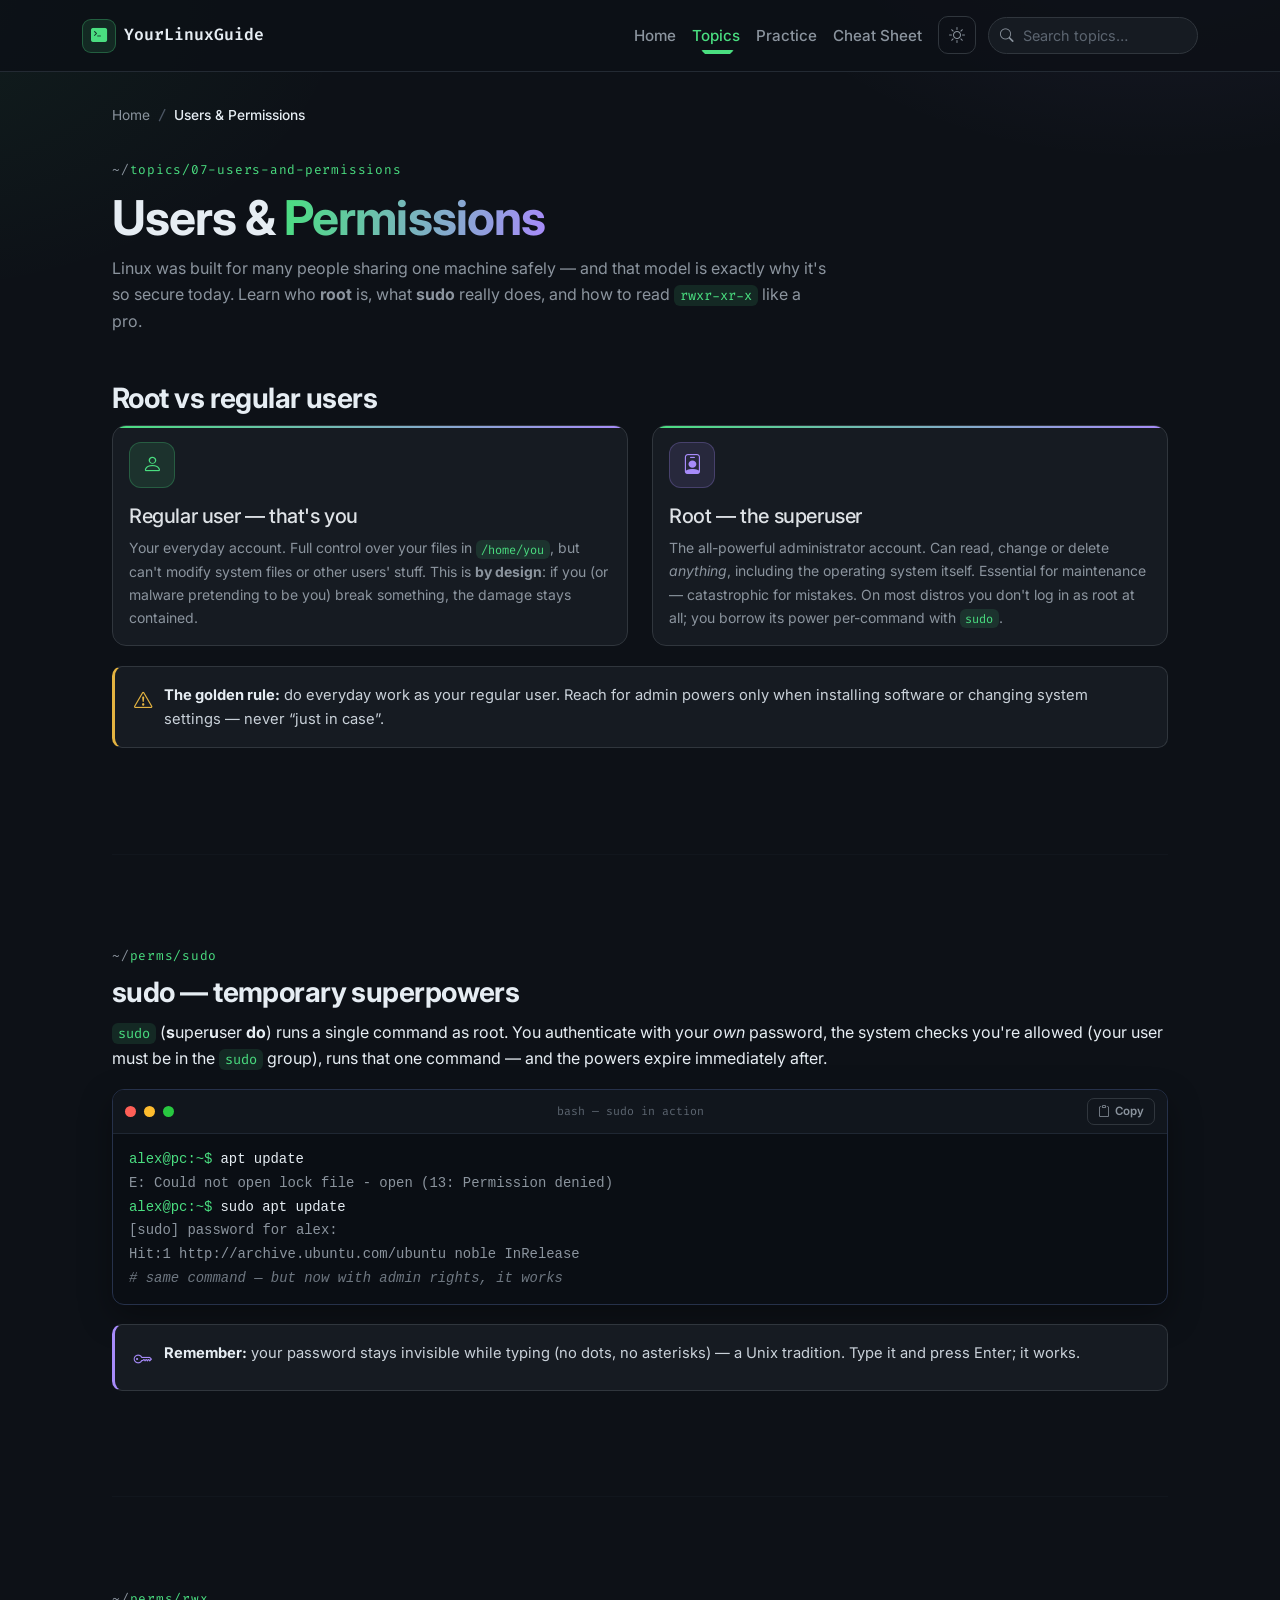
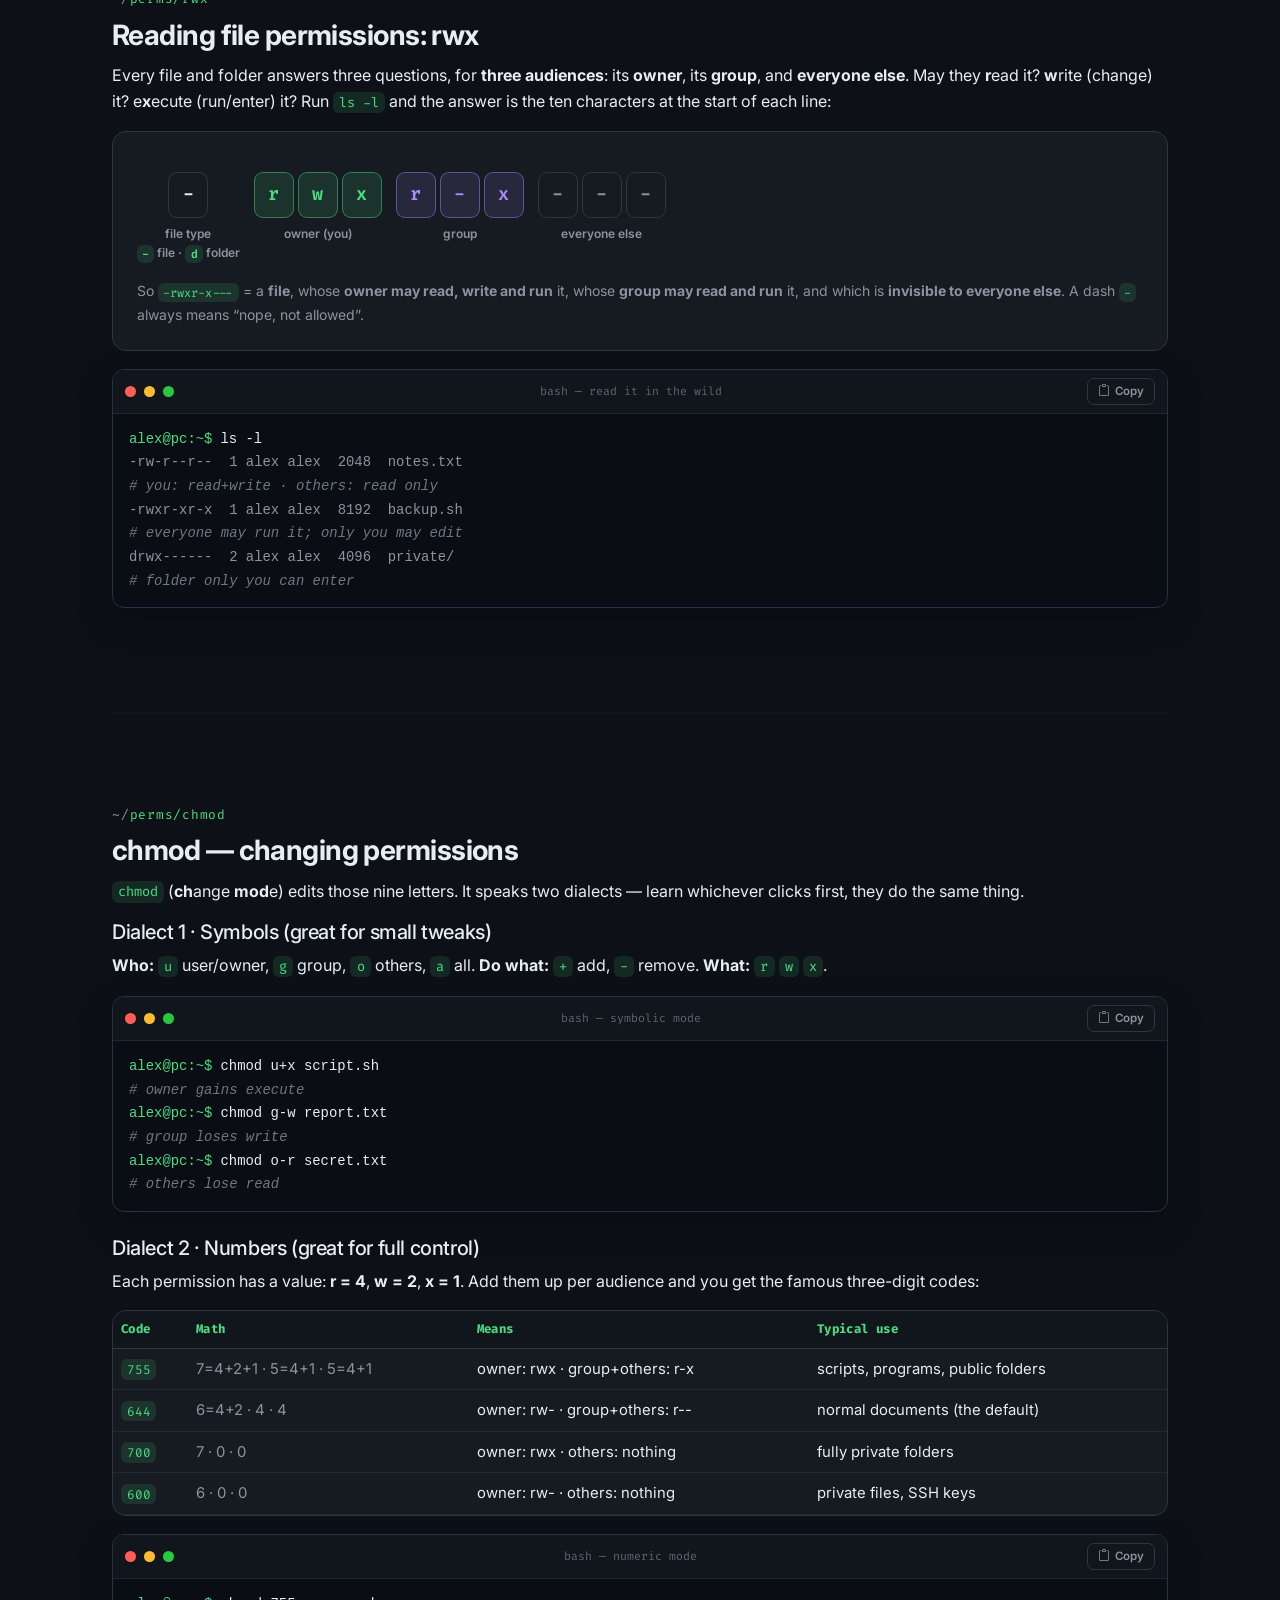
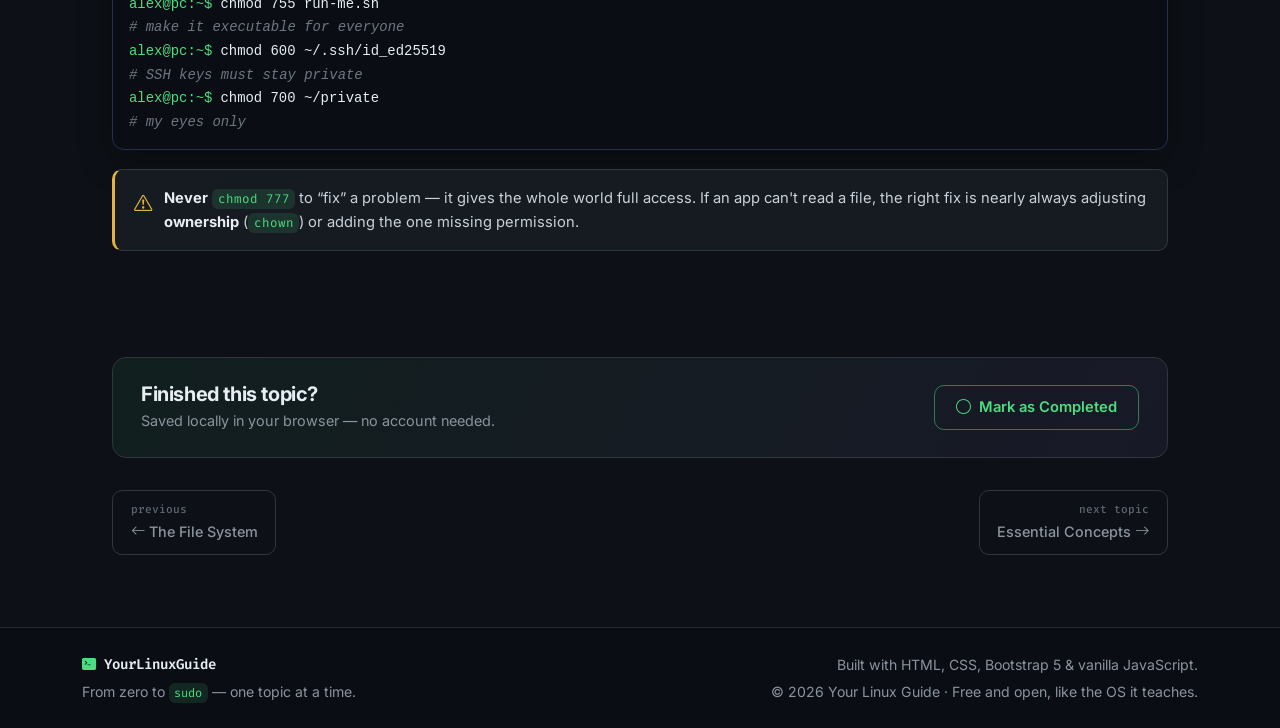
<file: users-and-permissions.html>
<!DOCTYPE html>
<html lang="en" data-bs-theme="dark">
<head>
  <meta charset="UTF-8">
  <meta name="viewport" content="width=device-width, initial-scale=1.0">
  <meta name="description" content="Root vs regular users, sudo, and Linux file permissions explained for beginners — read rwxr-xr-x like a pro and master chmod with numbers.">
  <title>Users &amp; Permissions — Your Linux Guide</title>
  <link rel="icon" href="data:image/svg+xml,%3Csvg xmlns='http://www.w3.org/2000/svg' viewBox='0 0 100 100'%3E%3Crect width='100' height='100' rx='20' fill='%230d1117'/%3E%3Ctext x='50' y='68' font-size='52' text-anchor='middle' fill='%234ade80' font-family='monospace'%3E&gt;_%3C/text%3E%3C/svg%3E">
  <link rel="preconnect" href="https://fonts.googleapis.com">
  <link rel="preconnect" href="https://fonts.gstatic.com" crossorigin>
  <link href="https://fonts.googleapis.com/css2?family=Fira+Code:wght@400;500;600&family=Inter:wght@400;500;600;700;800&display=swap" rel="stylesheet">
  <link href="https://cdn.jsdelivr.net/npm/bootstrap@5.3.3/dist/css/bootstrap.min.css" rel="stylesheet">
  <link href="https://cdn.jsdelivr.net/npm/bootstrap-icons@1.11.3/font/bootstrap-icons.min.css" rel="stylesheet">
  <link rel="stylesheet" href="styles.css">
  <!-- Apply the saved theme BEFORE first paint (prevents a dark/light flash) -->
  <script>(function(){try{var t=localStorage.getItem("ylg-theme")||"dark",d=document.documentElement;d.setAttribute("data-theme",t);d.setAttribute("data-bs-theme",t);}catch(e){document.documentElement.setAttribute("data-theme","dark");}})();</script>
</head>
<body>

  <!-- ===================== Navbar (shared) ===================== -->
  <nav class="navbar navbar-expand-lg ylg-navbar fixed-top">
    <div class="container">
      <a class="navbar-brand ylg-brand" href="index.html"><i class="bi bi-terminal-fill"></i><span>YourLinuxGuide</span></a>
      <button class="navbar-toggler" type="button" data-bs-toggle="collapse" data-bs-target="#mainNav" aria-controls="mainNav" aria-expanded="false" aria-label="Toggle navigation">
        <span class="navbar-toggler-icon"></span>
      </button>
      <div class="collapse navbar-collapse" id="mainNav">
        <ul class="navbar-nav ms-auto align-items-lg-center">
          <li class="nav-item"><a class="nav-link" href="index.html">Home</a></li>
          <li class="nav-item dropdown">
            <a class="nav-link dropdown-toggle" href="#" role="button" data-bs-toggle="dropdown" aria-expanded="false">Topics</a>
            <ul class="dropdown-menu ylg-dropdown">
              <li><a class="dropdown-item" href="what-is-linux.html"><i class="bi bi-lightbulb"></i> What Is Linux?</a></li>
              <li><a class="dropdown-item" href="distributions.html"><i class="bi bi-diagram-3"></i> Distributions</a></li>
              <li><a class="dropdown-item" href="desktop-environments.html"><i class="bi bi-display"></i> Desktop Environments</a></li>
              <li><a class="dropdown-item" href="terminal-and-shell.html"><i class="bi bi-terminal"></i> Terminal &amp; Shell</a></li>
              <li><a class="dropdown-item" href="package-managers.html"><i class="bi bi-box-seam"></i> Package Managers</a></li>
              <li><a class="dropdown-item" href="file-system.html"><i class="bi bi-folder2-open"></i> The File System</a></li>
              <li><a class="dropdown-item" href="users-and-permissions.html"><i class="bi bi-shield-lock"></i> Users &amp; Permissions</a></li>
              <li><a class="dropdown-item" href="essential-concepts.html"><i class="bi bi-cpu"></i> Essential Concepts</a></li>
              <li><hr class="dropdown-divider"></li>
              <li><a class="dropdown-item" href="getting-started.html"><i class="bi bi-rocket-takeoff"></i> Getting Started</a></li>
              <li><a class="dropdown-item" href="cheat-sheet.html"><i class="bi bi-journal-text"></i> Cheat Sheet</a></li>
              <li><a class="dropdown-item" href="Resources.html"><i class="bi bi-journal-text"></i> Resources </a></li>
              <li><hr class="dropdown-divider"></li>
              <li><a class="dropdown-item" href="practice.html"><i class="bi bi-play-circle"></i> Practice Terminal <span class="flag-chip green ms-1">live</span></a></li>
            </ul>
          </li>
          <li class="nav-item"><a class="nav-link" href="practice.html">Practice</a></li>
          <li class="nav-item"><a class="nav-link" href="cheat-sheet.html">Cheat Sheet</a></li>
          <!-- Dark/light theme switch (main.js syncs the icon + label) -->
          <li class="nav-item d-flex align-items-lg-center ms-lg-2 mt-2 mt-lg-0">
            <button id="themeToggle" class="ylg-theme-toggle" type="button" aria-label="Switch to light mode" title="Toggle color theme"><i class="bi bi-sun"></i></button>
          </li>
          <li class="nav-item">
            <div class="ylg-search">
              <i class="bi bi-search"></i>
              <input id="navSearch" type="search" class="form-control" placeholder="Search topics…" aria-label="Search topics" autocomplete="off">
              <div id="navSearchResults" class="ylg-search-results"></div>
            </div>
          </li>
        </ul>
      </div>
    </div>
  </nav>

  <main class="ylg-main">
    <div class="container">

      <nav aria-label="breadcrumb" class="ylg-breadcrumb">
        <ol class="breadcrumb">
          <li class="breadcrumb-item"><a href="index.html">Home</a></li>
          <li class="breadcrumb-item active" aria-current="page">Users &amp; Permissions</li>
        </ol>
      </nav>

      <header class="mb-5 reveal">
        <span class="kicker">topics/07-users-and-permissions</span>
        <h1 class="display-5 fw-bold">Users &amp; <span class="gradient-text">Permissions</span></h1>
        <p class="section-lead mt-2">Linux was built for many people sharing one machine safely — and that model is
        exactly why it's so secure today. Learn who <b>root</b> is, what <b>sudo</b> really does, and how to read
        <code>rwxr-xr-x</code> like a pro.</p>
      </header>

      <!-- ===== Root vs regular user ===== -->
      <section class="section pt-0" aria-labelledby="root">
        <h2 class="section-title" id="root">Root vs regular users</h2>
        <div class="row g-4">
          <div class="col-md-6 reveal">
            <div class="info-card accent card h-100">
              <div class="card-body">
                <div class="info-icon"><i class="bi bi-person"></i></div>
                <h3 class="h5">Regular user — that's you</h3>
                <p class="text-muted-custom small mb-0">Your everyday account. Full control over your files in
                <code>/home/you</code>, but can't modify system files or other users' stuff. This is <b>by design</b>:
                if you (or malware pretending to be you) break something, the damage stays contained.</p>
              </div>
            </div>
          </div>
          <div class="col-md-6 reveal d1">
            <div class="info-card accent card h-100">
              <div class="card-body">
                <div class="info-icon purple"><i class="bi bi-person-badge"></i></div>
                <h3 class="h5">Root — the superuser</h3>
                <p class="text-muted-custom small mb-0">The all-powerful administrator account. Can read, change or delete
                <em>anything</em>, including the operating system itself. Essential for maintenance — catastrophic for mistakes.
                On most distros you don't log in as root at all; you borrow its power per-command with <code>sudo</code>.</p>
              </div>
            </div>
          </div>
        </div>

        <div class="callout warning"><i class="bi bi-exclamation-triangle"></i>
          <span><b>The golden rule:</b> do everyday work as your regular user. Reach for admin powers only when
            installing software or changing system settings — never &ldquo;just in case&rdquo;.</span>
        </div>
      </section>

      <hr class="divider">

      <!-- ===== sudo ===== -->
      <section class="section" aria-labelledby="sudo">
        <span class="kicker">perms/sudo</span>
        <h2 class="section-title" id="sudo">sudo — temporary superpowers</h2>
        <p><code>sudo</code> (<b>s</b>uper<b>u</b>ser <b>do</b>) runs a single command as root. You authenticate with
        your <em>own</em> password, the system checks you're allowed (your user must be in the <code>sudo</code> group),
        runs that one command — and the powers expire immediately after.</p>

        <div class="terminal-block">
          <div class="terminal-header">
            <span class="t-dot red"></span><span class="t-dot yellow"></span><span class="t-dot green"></span>
            <span class="terminal-title">bash — sudo in action</span>
            <button class="copy-btn" data-copy><i class="bi bi-clipboard"></i><span>Copy</span></button>
          </div>
          <pre class="terminal-body"><code><span class="cmdline"><span class="prompt">alex@pc:~$</span>apt update</span><span class="output">E: Could not open lock file - open (13: Permission denied)</span><span class="cmdline"><span class="prompt">alex@pc:~$</span>sudo apt update</span><span class="output">[sudo] password for alex:</span><span class="output">Hit:1 http://archive.ubuntu.com/ubuntu noble InRelease</span><span class="comment"># same command — but now with admin rights, it works</span></code></pre>
        </div>

        <div class="callout purple"><i class="bi bi-key"></i>
          <span><b>Remember:</b> your password stays invisible while typing (no dots, no asterisks) — a Unix tradition.
          Type it and press Enter; it works.</span>
        </div>
      </section>

      <hr class="divider">

      <!-- ===== rwx explained ===== -->
      <section class="section" aria-labelledby="rwx">
        <span class="kicker">perms/rwx</span>
        <h2 class="section-title" id="rwx">Reading file permissions: rwx</h2>
        <p>Every file and folder answers three questions, for <b>three audiences</b>: its <b>owner</b>, its <b>group</b>,
        and <b>everyone else</b>. May they <b>r</b>ead it? <b>w</b>rite (change) it? e<b>x</b>ecute (run/enter) it?
        Run <code>ls -l</code> and the answer is the ten characters at the start of each line:</p>

        <!-- Color-coded permission diagram -->
        <div class="table-card reveal" style="padding:1.5rem">
          <div class="perm-diagram">
            <div class="perm-group">
              <div class="perm-cells">
                <span class="perm-cell" title="file type">-</span>
              </div>
              <span class="perm-label">file type<br><code>-</code> file · <code>d</code> folder</span>
            </div>
            <div class="perm-group owner">
              <div class="perm-cells">
                <span class="perm-cell" title="read">r</span><span class="perm-cell" title="write">w</span><span class="perm-cell" title="execute">x</span>
              </div>
              <span class="perm-label">owner (you)</span>
            </div>
            <div class="perm-group group">
              <div class="perm-cells">
                <span class="perm-cell" title="read">r</span><span class="perm-cell" title="no write">-</span><span class="perm-cell" title="execute">x</span>
              </div>
              <span class="perm-label">group</span>
            </div>
            <div class="perm-group others">
              <div class="perm-cells">
                <span class="perm-cell" title="no read">-</span><span class="perm-cell" title="no write">-</span><span class="perm-cell" title="no execute">-</span>
              </div>
              <span class="perm-label">everyone else</span>
            </div>
          </div>
          <p class="text-muted-custom small mb-0">So <code>-rwxr-x---</code> = a <b>file</b>, whose <b>owner may read,
          write and run</b> it, whose <b>group may read and run</b> it, and which is <b>invisible to everyone else</b>.
          A dash <code>-</code> always means &ldquo;nope, not allowed&rdquo;.</p>
        </div>

        <div class="terminal-block">
          <div class="terminal-header">
            <span class="t-dot red"></span><span class="t-dot yellow"></span><span class="t-dot green"></span>
            <span class="terminal-title">bash — read it in the wild</span>
            <button class="copy-btn" data-copy><i class="bi bi-clipboard"></i><span>Copy</span></button>
          </div>
          <pre class="terminal-body"><code><span class="cmdline"><span class="prompt">alex@pc:~$</span>ls -l</span><span class="output">-rw-r--r--  1 alex alex  2048  notes.txt      <span class="comment"># you: read+write · others: read only</span></span><span class="output">-rwxr-xr-x  1 alex alex  8192  backup.sh      <span class="comment"># everyone may run it; only you may edit</span></span><span class="output">drwx------  2 alex alex  4096  private/       <span class="comment"># folder only you can enter</span></span></code></pre>
        </div>
      </section>

      <hr class="divider">

      <!-- ===== chmod ===== -->
      <section class="section" aria-labelledby="chmod">
        <span class="kicker">perms/chmod</span>
        <h2 class="section-title" id="chmod">chmod — changing permissions</h2>
        <p><code>chmod</code> (<b>ch</b>ange <b>mod</b>e) edits those nine letters. It speaks two dialects — learn whichever clicks first, they do the same thing.</p>

        <h3 class="h5">Dialect 1 · Symbols (great for small tweaks)</h3>
        <p><b>Who:</b> <code>u</code> user/owner, <code>g</code> group, <code>o</code> others, <code>a</code> all.
        <b>Do what:</b> <code>+</code> add, <code>-</code> remove. <b>What:</b> <code>r</code> <code>w</code> <code>x</code>.</p>
        <div class="terminal-block">
          <div class="terminal-header">
            <span class="t-dot red"></span><span class="t-dot yellow"></span><span class="t-dot green"></span>
            <span class="terminal-title">bash — symbolic mode</span>
            <button class="copy-btn" data-copy><i class="bi bi-clipboard"></i><span>Copy</span></button>
          </div>
          <pre class="terminal-body"><code><span class="cmdline"><span class="prompt">alex@pc:~$</span>chmod u+x script.sh     <span class="comment"># owner gains execute</span></span><span class="cmdline"><span class="prompt">alex@pc:~$</span>chmod g-w report.txt    <span class="comment"># group loses write</span></span><span class="cmdline"><span class="prompt">alex@pc:~$</span>chmod o-r secret.txt    <span class="comment"># others lose read</span></span></code></pre>
        </div>

        <h3 class="h5 mt-4">Dialect 2 · Numbers (great for full control)</h3>
        <p>Each permission has a value: <b>r = 4</b>, <b>w = 2</b>, <b>x = 1</b>. Add them up per audience and you get
        the famous three-digit codes:</p>

        <div class="table-card reveal">
          <div class="table-responsive">
            <table class="ylg-table table align-middle mb-0">
              <thead><tr><th>Code</th><th>Math</th><th>Means</th><th>Typical use</th></tr></thead>
              <tbody>
                <tr><td><code>755</code></td><td class="text-muted-custom">7=4+2+1 · 5=4+1 · 5=4+1</td><td>owner: rwx · group+others: r-x</td><td>scripts, programs, public folders</td></tr>
                <tr><td><code>644</code></td><td class="text-muted-custom">6=4+2 · 4 · 4</td><td>owner: rw- · group+others: r--</td><td>normal documents (the default)</td></tr>
                <tr><td><code>700</code></td><td class="text-muted-custom">7 · 0 · 0</td><td>owner: rwx · others: nothing</td><td>fully private folders</td></tr>
                <tr><td><code>600</code></td><td class="text-muted-custom">6 · 0 · 0</td><td>owner: rw- · others: nothing</td><td>private files, SSH keys</td></tr>
              </tbody>
            </table>
          </div>
        </div>

        <div class="terminal-block">
          <div class="terminal-header">
            <span class="t-dot red"></span><span class="t-dot yellow"></span><span class="t-dot green"></span>
            <span class="terminal-title">bash — numeric mode</span>
            <button class="copy-btn" data-copy><i class="bi bi-clipboard"></i><span>Copy</span></button>
          </div>
          <pre class="terminal-body"><code><span class="cmdline"><span class="prompt">alex@pc:~$</span>chmod 755 run-me.sh      <span class="comment"># make it executable for everyone</span></span><span class="cmdline"><span class="prompt">alex@pc:~$</span>chmod 600 ~/.ssh/id_ed25519  <span class="comment"># SSH keys must stay private</span></span><span class="cmdline"><span class="prompt">alex@pc:~$</span>chmod 700 ~/private     <span class="comment"># my eyes only</span></span></code></pre>
        </div>

        <div class="callout warning"><i class="bi bi-exclamation-triangle"></i>
          <span><b>Never</b> <code>chmod 777</code> to &ldquo;fix&rdquo; a problem — it gives the whole world full access.
          If an app can't read a file, the right fix is nearly always adjusting <b>ownership</b> (<code>chown</code>)
          or adding the one missing permission.</span>
        </div>
      </section>

      <!-- ===== Mark as completed ===== -->
      <div class="complete-box reveal">
        <div>
          <h5>Finished this topic?</h5>
          <p>Saved locally in your browser — no account needed.</p>
        </div>
        <button class="ylg-complete-btn" data-topic="users-and-permissions"><i class="bi bi-circle"></i><span>Mark as Completed</span></button>
      </div>

      <!-- ===== Pager ===== -->
      <nav class="pager d-flex" aria-label="Topic navigation">
        <a class="pager-link" href="file-system.html"><span><span class="dir">previous</span><span class="lbl"><i class="bi bi-arrow-left"></i> The File System</span></span></a>
        <a class="pager-link next" href="essential-concepts.html"><span><span class="dir">next topic</span><span class="lbl">Essential Concepts <i class="bi bi-arrow-right"></i></span></span></a>
      </nav>
    </div>
  </main>

  <!-- ===================== Footer ===================== -->
  <footer class="ylg-footer mt-5">
    <div class="container py-4 d-flex flex-column flex-md-row justify-content-between align-items-center gap-3">
      <div class="text-center text-md-start">
        <span class="brand"><i class="bi bi-terminal-fill"></i> YourLinuxGuide</span>
        <div class="mt-1">From zero to <code>sudo</code> — one topic at a time.</div>
      </div>
      <div class="text-center text-md-end">
        <div>Built with HTML, CSS, Bootstrap 5 &amp; vanilla JavaScript.</div>
        <div class="mt-1">&copy; <span class="js-year">2025</span> Your Linux Guide · Free and open, like the OS it teaches.</div>
      </div>
    </div>
  </footer>

  <button id="backToTop" class="ylg-backtop" aria-label="Back to top"><i class="bi bi-arrow-up"></i></button>

  <script src="https://cdn.jsdelivr.net/npm/bootstrap@5.3.3/dist/js/bootstrap.bundle.min.js"></script>
  <script src="main.js"></script>
</body>
</html>
</file>
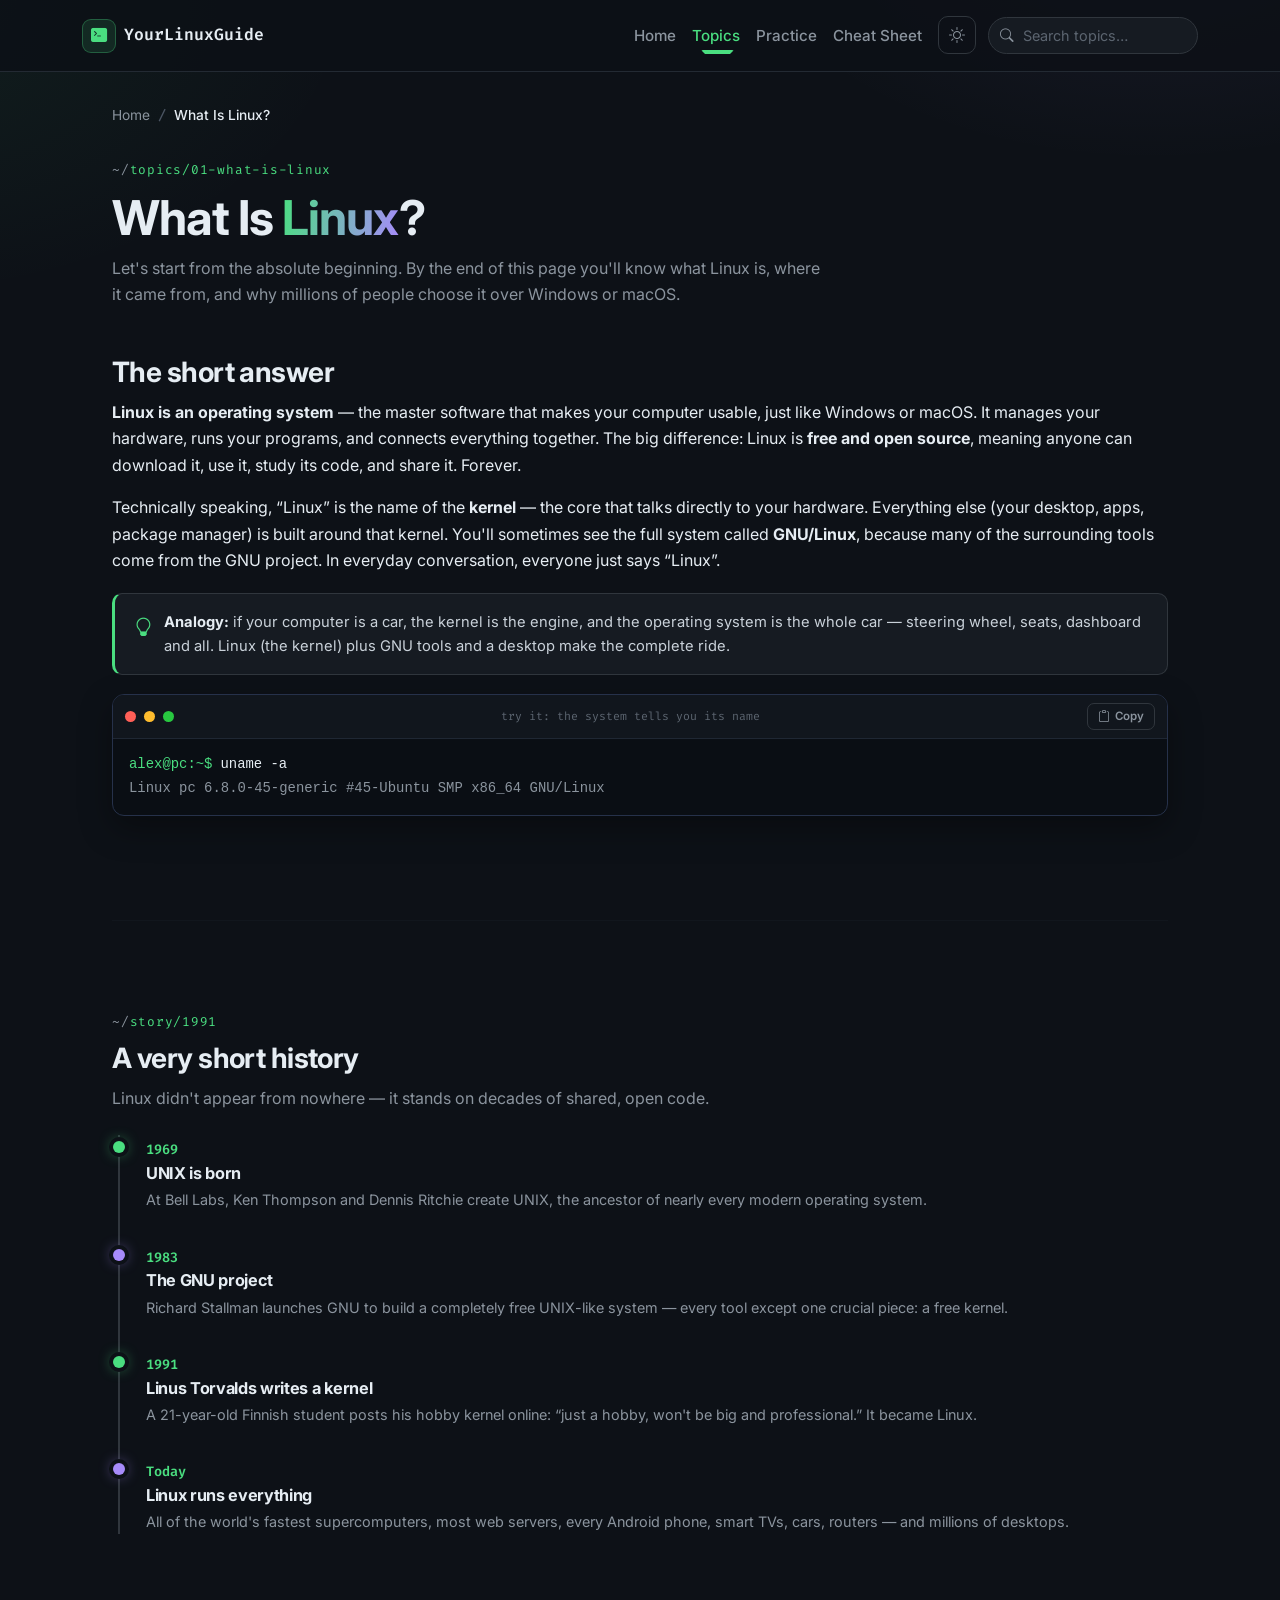
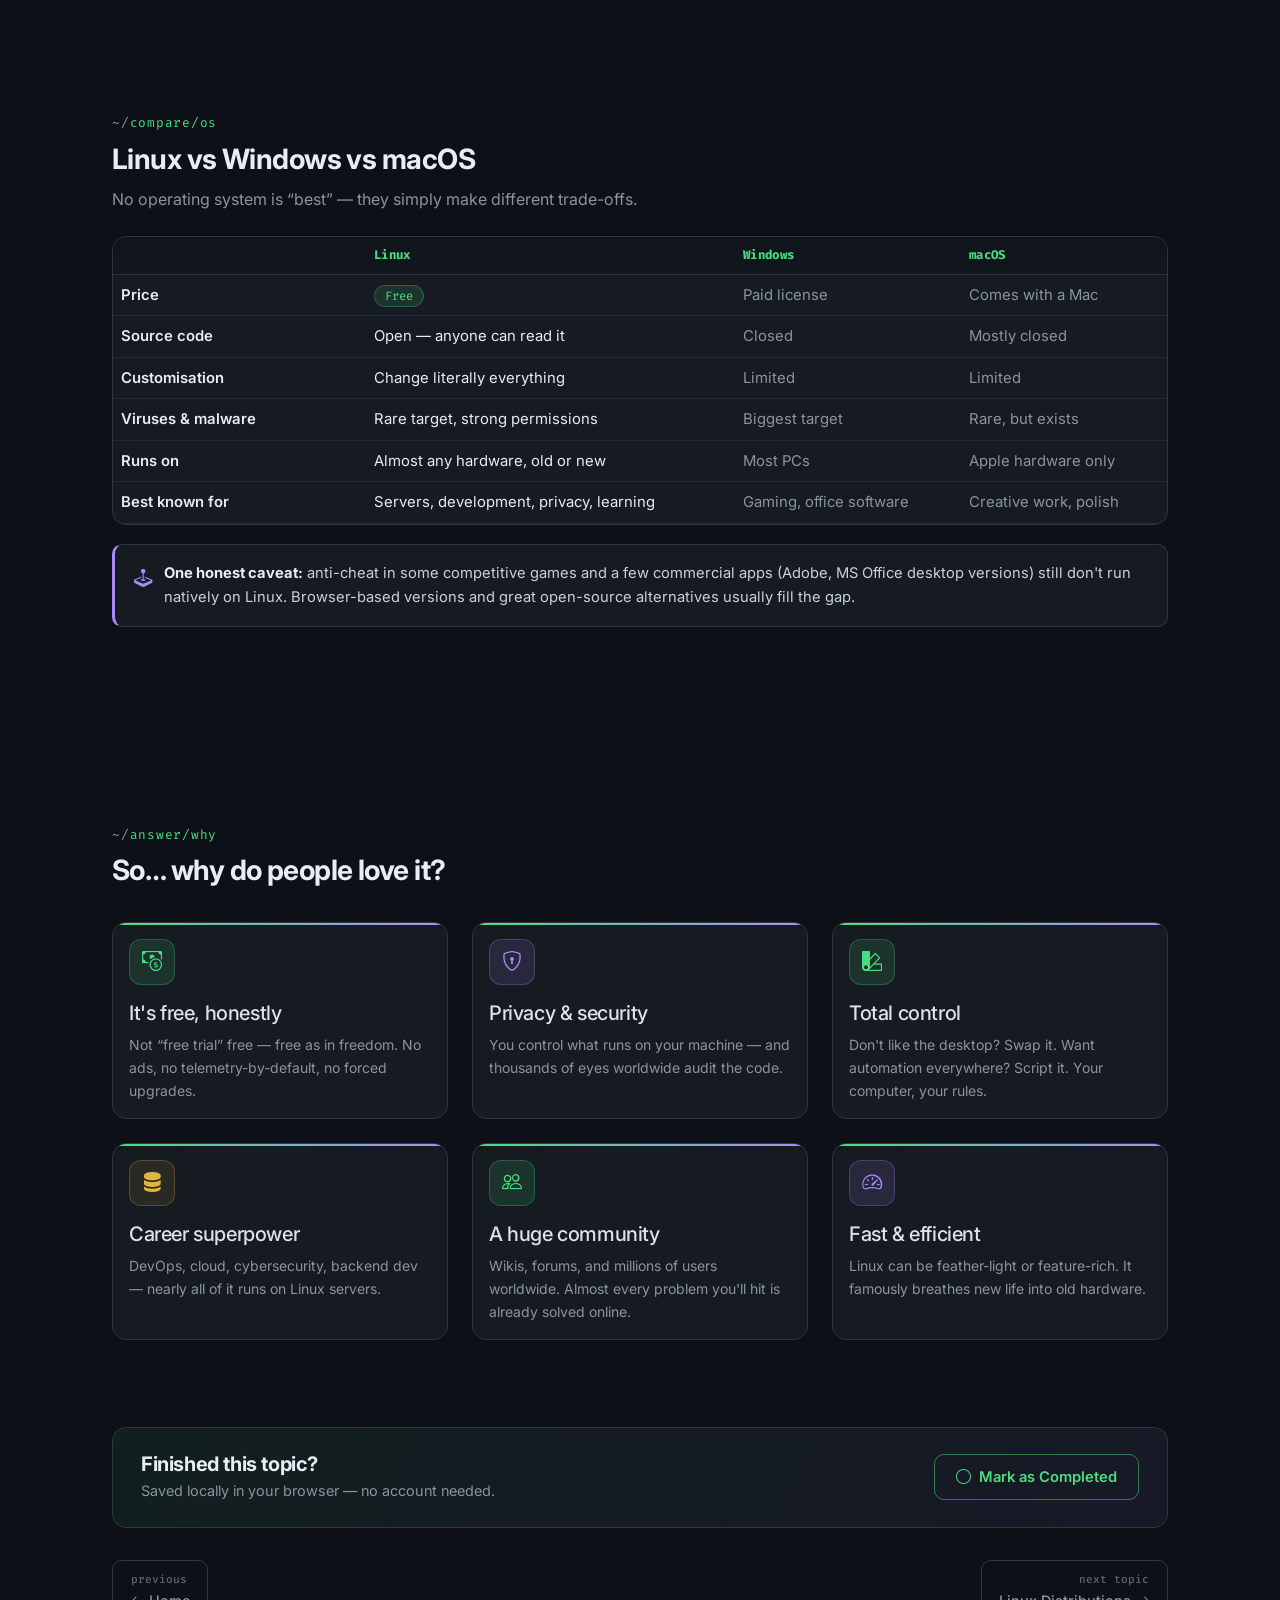
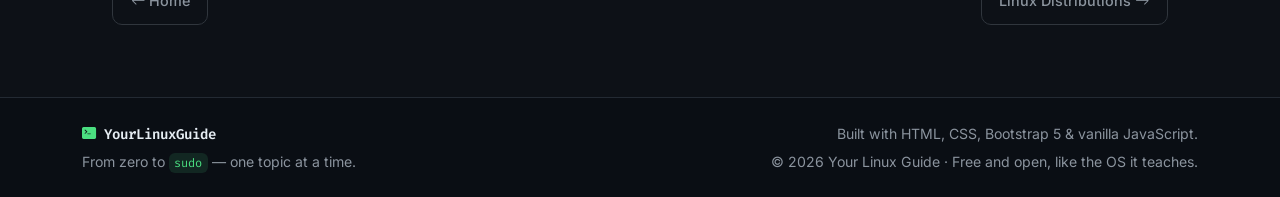
<file: what-is-linux.html>
<!DOCTYPE html>
<html lang="en" data-bs-theme="dark">
<head>
  <meta charset="UTF-8">
  <meta name="viewport" content="width=device-width, initial-scale=1.0">
  <meta name="description" content="What is Linux? A beginner-friendly explanation of the free operating system, its history, and how it compares to Windows and macOS.">
  <title>What Is Linux? — Your Linux Guide</title>
  <link rel="icon" href="data:image/svg+xml,%3Csvg xmlns='http://www.w3.org/2000/svg' viewBox='0 0 100 100'%3E%3Crect width='100' height='100' rx='20' fill='%230d1117'/%3E%3Ctext x='50' y='68' font-size='52' text-anchor='middle' fill='%234ade80' font-family='monospace'%3E&gt;_%3C/text%3E%3C/svg%3E">
  <link rel="preconnect" href="https://fonts.googleapis.com">
  <link rel="preconnect" href="https://fonts.gstatic.com" crossorigin>
  <link href="https://fonts.googleapis.com/css2?family=Fira+Code:wght@400;500;600&family=Inter:wght@400;500;600;700;800&display=swap" rel="stylesheet">
  <link href="https://cdn.jsdelivr.net/npm/bootstrap@5.3.3/dist/css/bootstrap.min.css" rel="stylesheet">
  <link href="https://cdn.jsdelivr.net/npm/bootstrap-icons@1.11.3/font/bootstrap-icons.min.css" rel="stylesheet">
  <link rel="stylesheet" href="styles.css">
  <!-- Apply the saved theme BEFORE first paint (prevents a dark/light flash) -->
  <script>(function(){try{var t=localStorage.getItem("ylg-theme")||"dark",d=document.documentElement;d.setAttribute("data-theme",t);d.setAttribute("data-bs-theme",t);}catch(e){document.documentElement.setAttribute("data-theme","dark");}})();</script>
</head>
<body>

  <!-- ===================== Navbar (shared across all pages) ===================== -->
  <nav class="navbar navbar-expand-lg ylg-navbar fixed-top">
    <div class="container">
      <a class="navbar-brand ylg-brand" href="index.html"><i class="bi bi-terminal-fill"></i><span>YourLinuxGuide</span></a>
      <button class="navbar-toggler" type="button" data-bs-toggle="collapse" data-bs-target="#mainNav" aria-controls="mainNav" aria-expanded="false" aria-label="Toggle navigation">
        <span class="navbar-toggler-icon"></span>
      </button>
      <div class="collapse navbar-collapse" id="mainNav">
        <ul class="navbar-nav ms-auto align-items-lg-center">
          <li class="nav-item"><a class="nav-link" href="index.html">Home</a></li>
          <li class="nav-item dropdown">
            <a class="nav-link dropdown-toggle" href="#" role="button" data-bs-toggle="dropdown" aria-expanded="false">Topics</a>
            <ul class="dropdown-menu ylg-dropdown">
              <li><a class="dropdown-item" href="what-is-linux.html"><i class="bi bi-lightbulb"></i> What Is Linux?</a></li>
              <li><a class="dropdown-item" href="distributions.html"><i class="bi bi-diagram-3"></i> Distributions</a></li>
              <li><a class="dropdown-item" href="desktop-environments.html"><i class="bi bi-display"></i> Desktop Environments</a></li>
              <li><a class="dropdown-item" href="terminal-and-shell.html"><i class="bi bi-terminal"></i> Terminal &amp; Shell</a></li>
              <li><a class="dropdown-item" href="package-managers.html"><i class="bi bi-box-seam"></i> Package Managers</a></li>
              <li><a class="dropdown-item" href="file-system.html"><i class="bi bi-folder2-open"></i> The File System</a></li>
              <li><a class="dropdown-item" href="users-and-permissions.html"><i class="bi bi-shield-lock"></i> Users &amp; Permissions</a></li>
              <li><a class="dropdown-item" href="essential-concepts.html"><i class="bi bi-cpu"></i> Essential Concepts</a></li>
              <li><hr class="dropdown-divider"></li>
              <li><a class="dropdown-item" href="getting-started.html"><i class="bi bi-rocket-takeoff"></i> Getting Started</a></li>
              <li><a class="dropdown-item" href="cheat-sheet.html"><i class="bi bi-journal-text"></i> Cheat Sheet</a></li>
              <li><a class="dropdown-item" href="Resources.html"><i class="bi bi-journal-text"></i> Resources </a></li>
              <li><hr class="dropdown-divider"></li>
              <li><a class="dropdown-item" href="practice.html"><i class="bi bi-play-circle"></i> Practice Terminal <span class="flag-chip green ms-1">live</span></a></li>
            </ul>
          </li>
          <li class="nav-item"><a class="nav-link" href="practice.html">Practice</a></li>
          <li class="nav-item"><a class="nav-link" href="cheat-sheet.html">Cheat Sheet</a></li>
          <!-- Dark/light theme switch (main.js syncs the icon + label) -->
          <li class="nav-item d-flex align-items-lg-center ms-lg-2 mt-2 mt-lg-0">
            <button id="themeToggle" class="ylg-theme-toggle" type="button" aria-label="Switch to light mode" title="Toggle color theme"><i class="bi bi-sun"></i></button>
          </li>
          <li class="nav-item">
            <div class="ylg-search">
              <i class="bi bi-search"></i>
              <input id="navSearch" type="search" class="form-control" placeholder="Search topics…" aria-label="Search topics" autocomplete="off">
              <div id="navSearchResults" class="ylg-search-results"></div>
            </div>
          </li>
        </ul>
      </div>
    </div>
  </nav>

  <main class="ylg-main">
    <div class="container">

      <!-- Breadcrumb -->
      <nav aria-label="breadcrumb" class="ylg-breadcrumb">
        <ol class="breadcrumb">
          <li class="breadcrumb-item"><a href="index.html">Home</a></li>
          <li class="breadcrumb-item active" aria-current="page">What Is Linux?</li>
        </ol>
      </nav>

      <!-- Page header -->
      <header class="mb-5 reveal">
        <span class="kicker">topics/01-what-is-linux</span>
        <h1 class="display-5 fw-bold">What Is <span class="gradient-text">Linux</span>?</h1>
        <p class="section-lead mt-2">Let's start from the absolute beginning. By the end of this page you'll know
        what Linux is, where it came from, and why millions of people choose it over Windows or macOS.</p>
      </header>

      <!-- ===== Section: the short answer ===== -->
      <section class="section pt-0" aria-labelledby="shortAnswer">
        <h2 class="section-title" id="shortAnswer">The short answer</h2>
        <p><b>Linux is an operating system</b> — the master software that makes your computer usable, just like Windows or macOS.
        It manages your hardware, runs your programs, and connects everything together. The big difference:
        Linux is <b>free and open source</b>, meaning anyone can download it, use it, study its code, and share it. Forever.</p>

        <p>Technically speaking, &ldquo;Linux&rdquo; is the name of the <b>kernel</b> — the core that talks directly to your
        hardware. Everything else (your desktop, apps, package manager) is built around that kernel. You'll sometimes see the
        full system called <b>GNU/Linux</b>, because many of the surrounding tools come from the GNU project. In everyday
        conversation, everyone just says &ldquo;Linux&rdquo;.</p>

        <div class="callout"><i class="bi bi-lightbulb"></i>
          <span><b>Analogy:</b> if your computer is a car, the kernel is the engine, and the operating system is the whole
          car — steering wheel, seats, dashboard and all. Linux (the kernel) plus GNU tools and a desktop make the complete ride.</span>
        </div>

        <!-- Fun terminal: ask the system its name/kernel version -->
        <div class="terminal-block">
          <div class="terminal-header">
            <span class="t-dot red"></span><span class="t-dot yellow"></span><span class="t-dot green"></span>
            <span class="terminal-title">try it: the system tells you its name</span>
            <button class="copy-btn" data-copy><i class="bi bi-clipboard"></i><span>Copy</span></button>
          </div>
          <pre class="terminal-body"><code><span class="cmdline"><span class="prompt">alex@pc:~$</span>uname -a</span><span class="output">Linux pc 6.8.0-45-generic #45-Ubuntu SMP x86_64 GNU/Linux</span></code></pre>
        </div>
      </section>

      <hr class="divider">

      <!-- ===== Section: history timeline ===== -->
      <section class="section" aria-labelledby="history">
        <span class="kicker">story/1991</span>
        <h2 class="section-title" id="history">A very short history</h2>
        <p class="section-lead mb-4">Linux didn't appear from nowhere — it stands on decades of shared, open code.</p>

        <div class="timeline">
          <div class="timeline-item reveal">
            <span class="timeline-year">1969</span>
            <h5>UNIX is born</h5>
            <p>At Bell Labs, Ken Thompson and Dennis Ritchie create UNIX, the ancestor of nearly every modern operating system.</p>
          </div>
          <div class="timeline-item purple-dot reveal">
            <span class="timeline-year">1983</span>
            <h5>The GNU project</h5>
            <p>Richard Stallman launches GNU to build a completely free UNIX-like system — every tool except one crucial piece: a free kernel.</p>
          </div>
          <div class="timeline-item reveal">
            <span class="timeline-year">1991</span>
            <h5>Linus Torvalds writes a kernel</h5>
            <p>A 21-year-old Finnish student posts his hobby kernel online: &ldquo;just a hobby, won't be big and professional.&rdquo; It became Linux.</p>
          </div>
          <div class="timeline-item purple-dot reveal">
            <span class="timeline-year">Today</span>
            <h5>Linux runs everything</h5>
            <p>All of the world's fastest supercomputers, most web servers, every Android phone, smart TVs, cars, routers — and millions of desktops.</p>
          </div>
        </div>
      </section>

      <hr class="divider">

      <!-- ===== Section: comparison table ===== -->
      <section class="section" aria-labelledby="compare">
        <span class="kicker">compare/os</span>
        <h2 class="section-title" id="compare">Linux vs Windows vs macOS</h2>
        <p class="section-lead mb-4">No operating system is &ldquo;best&rdquo; — they simply make different trade-offs.</p>

        <div class="table-card reveal">
          <div class="table-responsive">
            <table class="ylg-table table align-middle mb-0">
              <thead>
                <tr><th style="width:24%"></th><th>Linux</th><th>Windows</th><th>macOS</th></tr>
              </thead>
              <tbody>
                <tr>
                  <td class="fw-semibold">Price</td>
                  <td><span class="flag-chip green">Free</span></td>
                  <td class="text-muted-custom">Paid license</td>
                  <td class="text-muted-custom">Comes with a Mac</td>
                </tr>
                <tr>
                  <td class="fw-semibold">Source code</td>
                  <td>Open — anyone can read it</td>
                  <td class="text-muted-custom">Closed</td>
                  <td class="text-muted-custom">Mostly closed</td>
                </tr>
                <tr>
                  <td class="fw-semibold">Customisation</td>
                  <td>Change literally everything</td>
                  <td class="text-muted-custom">Limited</td>
                  <td class="text-muted-custom">Limited</td>
                </tr>
                <tr>
                  <td class="fw-semibold">Viruses &amp; malware</td>
                  <td>Rare target, strong permissions</td>
                  <td class="text-muted-custom">Biggest target</td>
                  <td class="text-muted-custom">Rare, but exists</td>
                </tr>
                <tr>
                  <td class="fw-semibold">Runs on</td>
                  <td>Almost any hardware, old or new</td>
                  <td class="text-muted-custom">Most PCs</td>
                  <td class="text-muted-custom">Apple hardware only</td>
                </tr>
                <tr>
                  <td class="fw-semibold">Best known for</td>
                  <td>Servers, development, privacy, learning</td>
                  <td class="text-muted-custom">Gaming, office software</td>
                  <td class="text-muted-custom">Creative work, polish</td>
                </tr>
              </tbody>
            </table>
          </div>
        </div>

        <div class="callout purple"><i class="bi bi-joystick"></i>
          <span><b>One honest caveat:</b> anti-cheat in some competitive games and a few commercial apps (Adobe, MS Office
          desktop versions) still don't run natively on Linux. Browser-based versions and great open-source alternatives
          usually fill the gap.</span>
        </div>
      </section>

      <hr class="divider">

      <!-- ===== Section: why use it ===== -->
      <section class="section" aria-labelledby="why">
        <span class="kicker">answer/why</span>
        <h2 class="section-title" id="why">So… why do people love it?</h2>
        <div class="row g-4 mt-1">
          <div class="col-md-6 col-lg-4 reveal">
            <div class="info-card accent card h-100">
              <div class="card-body">
                <div class="info-icon"><i class="bi bi-cash-coin"></i></div>
                <h3 class="h5">It's free, honestly</h3>
                <p class="text-muted-custom small mb-0">Not &ldquo;free trial&rdquo; free — free as in freedom. No ads, no telemetry-by-default, no forced upgrades.</p>
              </div>
            </div>
          </div>
          <div class="col-md-6 col-lg-4 reveal d1">
            <div class="info-card accent card h-100">
              <div class="card-body">
                <div class="info-icon purple"><i class="bi bi-shield-lock"></i></div>
                <h3 class="h5">Privacy &amp; security</h3>
                <p class="text-muted-custom small mb-0">You control what runs on your machine — and thousands of eyes worldwide audit the code.</p>
              </div>
            </div>
          </div>
          <div class="col-md-6 col-lg-4 reveal d2">
            <div class="info-card accent card h-100">
              <div class="card-body">
                <div class="info-icon"><i class="bi bi-palette2"></i></div>
                <h3 class="h5">Total control</h3>
                <p class="text-muted-custom small mb-0">Don't like the desktop? Swap it. Want automation everywhere? Script it. Your computer, your rules.</p>
              </div>
            </div>
          </div>
          <div class="col-md-6 col-lg-4 reveal">
            <div class="info-card accent card h-100">
              <div class="card-body">
                <div class="info-icon amber"><i class="bi bi-server"></i></div>
                <h3 class="h5">Career superpower</h3>
                <p class="text-muted-custom small mb-0">DevOps, cloud, cybersecurity, backend dev — nearly all of it runs on Linux servers.</p>
              </div>
            </div>
          </div>
          <div class="col-md-6 col-lg-4 reveal d1">
            <div class="info-card accent card h-100">
              <div class="card-body">
                <div class="info-icon"><i class="bi bi-people"></i></div>
                <h3 class="h5">A huge community</h3>
                <p class="text-muted-custom small mb-0">Wikis, forums, and millions of users worldwide. Almost every problem you'll hit is already solved online.</p>
              </div>
            </div>
          </div>
          <div class="col-md-6 col-lg-4 reveal d2">
            <div class="info-card accent card h-100">
              <div class="card-body">
                <div class="info-icon purple"><i class="bi bi-speedometer2"></i></div>
                <h3 class="h5">Fast &amp; efficient</h3>
                <p class="text-muted-custom small mb-0">Linux can be feather-light or feature-rich. It famously breathes new life into old hardware.</p>
              </div>
            </div>
          </div>
        </div>
      </section>

      <!-- ===== Mark as completed ===== -->
      <div class="complete-box reveal">
        <div>
          <h5>Finished this topic?</h5>
          <p>Saved locally in your browser — no account needed.</p>
        </div>
        <button class="ylg-complete-btn" data-topic="what-is-linux"><i class="bi bi-circle"></i><span>Mark as Completed</span></button>
      </div>

      <!-- ===== Pager ===== -->
      <nav class="pager d-flex" aria-label="Topic navigation">
        <a class="pager-link" href="index.html"><span><span class="dir">previous</span><span class="lbl"><i class="bi bi-arrow-left"></i> Home</span></span></a>
        <a class="pager-link next" href="distributions.html"><span><span class="dir">next topic</span><span class="lbl">Linux Distributions <i class="bi bi-arrow-right"></i></span></span></a>
      </nav>
    </div>
  </main>

  <!-- ===================== Footer ===================== -->
  <footer class="ylg-footer mt-5">
    <div class="container py-4 d-flex flex-column flex-md-row justify-content-between align-items-center gap-3">
      <div class="text-center text-md-start">
        <span class="brand"><i class="bi bi-terminal-fill"></i> YourLinuxGuide</span>
        <div class="mt-1">From zero to <code>sudo</code> — one topic at a time.</div>
      </div>
      <div class="text-center text-md-end">
        <div>Built with HTML, CSS, Bootstrap 5 &amp; vanilla JavaScript.</div>
        <div class="mt-1">&copy; <span class="js-year">2025</span> Your Linux Guide · Free and open, like the OS it teaches.</div>
      </div>
    </div>
  </footer>

  <button id="backToTop" class="ylg-backtop" aria-label="Back to top"><i class="bi bi-arrow-up"></i></button>

  <script src="https://cdn.jsdelivr.net/npm/bootstrap@5.3.3/dist/js/bootstrap.bundle.min.js"></script>
  <script src="main.js"></script>
</body>
</html>
</file>
<file: styles.css>
/* ==========================================================================
   Your Linux Guide — Custom Styles
   Dark terminal theme that overrides Bootstrap 5 defaults.
   Palette:  bg #0d1117 · green #4ade80 · purple #a78bfa
   Fonts:    Inter (body) · Fira Code (code / accents)
   ========================================================================== */

/* ---------- 1. Design tokens ---------- */
:root {
  /* Colors */
  --ylg-bg: #0d1117;
  --ylg-bg-deep: #070b10;
  --ylg-card: #161b22;
  --ylg-card-2: #1b2230;
  --ylg-border: #30363d;
  --ylg-border-soft: #232a33;
  --ylg-green: #4ade80;
  --ylg-green-soft: rgba(74, 222, 128, 0.12);
  --ylg-purple: #a78bfa;
  --ylg-purple-soft: rgba(167, 139, 250, 0.12);
  --ylg-amber: #e3b341;
  --ylg-text: #e6edf3;
  --ylg-muted: #8b949e;
  --ylg-term-bg: #0a0e14;
  --ylg-term-header: #11161d;

  /* Type */
  --ylg-font-body: "Inter", system-ui, -apple-system, sans-serif;
  --ylg-font-mono: "Fira Code", ui-monospace, "SFMono-Regular", monospace;

  /* Reusable bits */
  --ylg-radius: 14px;
  --ylg-shadow: 0 10px 30px rgba(0, 0, 0, 0.35);
  --ylg-navbar-h: 72px;
}

/* ---------- 2. Base ---------- */
* { -webkit-font-smoothing: antialiased; }

html { scroll-behavior: smooth; }

body {
  background-color: var(--ylg-bg) !important;
  color: var(--ylg-text) !important;
  font-family: var(--ylg-font-body);
  line-height: 1.65;
  margin: 0;
  /* Soft ambient glows in the page corners */
  background-image:
    radial-gradient(700px 420px at 90% -10%, rgba(167, 139, 250, 0.08), transparent 60%),
    radial-gradient(800px 500px at -10% 0%, rgba(74, 222, 128, 0.07), transparent 60%);
  background-attachment: fixed;
  page-break-after: auto;
}

::selection { background: var(--ylg-green); color: #04140a; }

/* Slim custom scrollbar to match the theme */
::-webkit-scrollbar { width: 11px; height: 11px; }
::-webkit-scrollbar-track { background: var(--ylg-bg); }
::-webkit-scrollbar-thumb {
  background: #2d333b;
  border-radius: 8px;
  border: 3px solid var(--ylg-bg);
}
::-webkit-scrollbar-thumb:hover { background: #444c56; }

h1, h2, h3, h4, h5 { font-weight: 700; letter-spacing: -0.02em; }

a { color: var(--ylg-green); text-decoration: none; }
a:hover { color: #86efac; }

.text-muted-custom { color: var(--ylg-muted) !important; }
code:not(pre code) {
  font-family: var(--ylg-font-mono);
  font-size: 0.85em;
  background: var(--ylg-green-soft);
  color: var(--ylg-green);
  padding: 0.15em 0.45em;
  border-radius: 6px;
}

section[id] { scroll-margin-top: calc(var(--ylg-navbar-h) + 16px); }

/* Main content sits below the fixed navbar */
.ylg-main { padding: calc(var(--ylg-navbar-h) + 32px) 0 24px; min-height: 70vh; }

/* Small uppercase monospace "kicker" label used above headings */
.kicker {
  font-family: var(--ylg-font-mono);
  font-size: 0.8rem;
  color: var(--ylg-green);
  letter-spacing: 0.06em;
  display: inline-block;
  margin-bottom: 0.6rem;
}
.kicker::before { content: "~/"; color: var(--ylg-muted); }

.gradient-text {
  background: linear-gradient(100deg, var(--ylg-green), var(--ylg-purple));
  -webkit-background-clip: text;
  background-clip: text;
  color: transparent;
}

/* Section header pattern */
.section { padding: 2.4rem 0; }
.section-title { font-size: 1.75rem; margin-bottom: 0.6rem; }
.section-lead { color: var(--ylg-muted); max-width: 720px; }

/* Page entrance animation ("smooth page transition" — fade in on load) */
@keyframes pageIn {
  from { opacity: 0; transform: translateY(10px); }
  to   { opacity: 1; transform: translateY(0); }
}
body { animation: pageIn 0.45s ease both; transition: opacity 0.18s ease; }
body.page-leave { opacity: 0; }

/* Scale main containers down a touch on large screens for readability */
@media (min-width: 1200px) { .ylg-main .container { max-width: 1080px; } }

/* ---------- 3. Navbar ---------- */
.ylg-navbar {
  background: rgba(13, 17, 23, 0.82);
  backdrop-filter: blur(14px);
  -webkit-backdrop-filter: blur(14px);
  border-bottom: 1px solid var(--ylg-border-soft);
  min-height: var(--ylg-navbar-h);
}
.ylg-brand {
  font-family: var(--ylg-font-mono);
  font-weight: 600;
  color: var(--ylg-text) !important;
  display: inline-flex;
  align-items: center;
  gap: 8px;
  font-size: 1.02rem;
}
.ylg-brand i {
  color: var(--ylg-green);
  background: var(--ylg-green-soft);
  border: 1px solid rgba(74, 222, 128, 0.3);
  width: 34px; height: 34px;
  display: inline-flex; align-items: center; justify-content: center;
  border-radius: 9px;
}
.ylg-navbar .nav-link {
  color: var(--ylg-muted);
  font-weight: 500;
  font-size: 0.95rem;
  padding: 0.5rem 0.85rem;
  border-radius: 8px;
  position: relative;
}
.ylg-navbar .nav-link:hover { color: var(--ylg-text); }
.ylg-navbar .nav-link.active { color: var(--ylg-green); }
.ylg-navbar .nav-link.active::after {
  content: "";
  position: absolute;
  left: 0.85rem; right: 0.85rem; bottom: 2px;
  height: 2px; border-radius: 2px;
  background: linear-gradient(90deg, var(--ylg-green), var(--ylg-purple));
}

/* Dark dropdown menu for the Topics list */
.ylg-dropdown {
  background: #151b23;
  border: 1px solid var(--ylg-border);
  border-radius: 12px;
  box-shadow: var(--ylg-shadow);
  min-width: 250px;
  padding: 0.5rem;
  max-height: 70vh; /* scrolls on short/mobile screens */
  overflow-y: auto;
}
.ylg-dropdown .dropdown-item {
  color: var(--ylg-muted);
  border-radius: 8px;
  padding: 0.55rem 0.8rem;
  font-size: 0.92rem;
  display: flex; align-items: center; gap: 10px;
}
.ylg-dropdown .dropdown-item i { color: var(--ylg-green); width: 16px; }
.ylg-dropdown .dropdown-item:hover,
.ylg-dropdown .dropdown-item:focus { background: var(--ylg-card-2); color: var(--ylg-text); }
.ylg-dropdown .dropdown-item.active { background: var(--ylg-green-soft); color: var(--ylg-green); }
.ylg-dropdown .dropdown-divider { border-color: var(--ylg-border-soft); }

/* Navbar topic search */
.ylg-search { position: relative; width: 210px; }
.ylg-search > i {
  position: absolute; left: 12px; top: 50%; transform: translateY(-50%);
  color: var(--ylg-muted); font-size: 0.85rem; pointer-events: none;
}
.ylg-search input {
  background: var(--ylg-card);
  border: 1px solid var(--ylg-border);
  color: var(--ylg-text);
  font-size: 0.9rem;
  border-radius: 999px;
  padding: 0.45rem 1rem 0.45rem 2.15rem;
  width: 100%;
}
.ylg-search input::placeholder { color: #5c6570; }
.ylg-search input:focus {
  outline: none;
  border-color: rgba(74, 222, 128, 0.6);
  box-shadow: 0 0 0 3px rgba(74, 222, 128, 0.15);
  background: var(--ylg-card-2);
}
.ylg-search-results {
  position: absolute; top: calc(100% + 10px); right: 0;
  width: 320px; max-width: 82vw;
  background: #151b23;
  border: 1px solid var(--ylg-border);
  border-radius: 12px;
  box-shadow: var(--ylg-shadow);
  padding: 0.4rem;
  display: none;
  z-index: 1080;
}
.ylg-search-results.show { display: block; }
.ylg-search-results a {
  display: flex; align-items: center; gap: 10px;
  padding: 0.55rem 0.7rem; border-radius: 8px;
  color: var(--ylg-text); font-size: 0.9rem;
}
.ylg-search-results a:hover { background: var(--ylg-card-2); }
.ylg-search-results .num {
  font-family: var(--ylg-font-mono); font-size: 0.72rem;
  color: var(--ylg-green); background: var(--ylg-green-soft);
  border-radius: 6px; padding: 2px 7px;
}
.ylg-search-results .empty { color: var(--ylg-muted); font-size: 0.85rem; padding: 0.6rem 0.7rem; }

@media (max-width: 991.98px) {
  .ylg-search { width: 100%; margin: 0.5rem 0; }
  .navbar-collapse { padding: 0.5rem 0 1rem; }
}

/* ---------- 4. Buttons ---------- */
.btn-ylg {
  background: var(--ylg-green);
  color: #04140a !important;
  font-weight: 600;
  border: none;
  border-radius: 10px;
  padding: 0.7rem 1.5rem;
  transition: transform 0.2s ease, box-shadow 0.2s ease, background 0.2s ease;
}
.btn-ylg:hover, .btn-ylg:focus {
  background: #6eeab0;
  transform: translateY(-2px);
  box-shadow: 0 8px 26px rgba(74, 222, 128, 0.28);
}
.btn-ylg-outline {
  background: transparent;
  color: var(--ylg-text);
  border: 1px solid var(--ylg-border);
  border-radius: 10px;
  padding: 0.7rem 1.5rem;
  font-weight: 500;
  transition: all 0.2s ease;
}
.btn-ylg-outline:hover {
  color: var(--ylg-green);
  border-color: rgba(74, 222, 128, 0.55);
  background: var(--ylg-green-soft);
  transform: translateY(-2px);
}
.btn:focus-visible, a:focus-visible, button:focus-visible, input:focus-visible {
  outline: 2px solid rgba(74, 222, 128, 0.7);
  outline-offset: 2px;
}

/* ---------- 5. Hero (homepage) ---------- */
.hero {
  position: relative;
  padding: calc(var(--ylg-navbar-h) + 4.5rem) 0 5rem;
  overflow: hidden;
}
/* Faint terminal-style grid overlay */
.hero::before {
  content: "";
  position: absolute; inset: 0;
  background-image:
    linear-gradient(rgba(139, 148, 158, 0.055) 1px, transparent 1px),
    linear-gradient(90deg, rgba(139, 148, 158, 0.055) 1px, transparent 1px);
  background-size: 44px 44px;
  mask-image: radial-gradient(ellipse 90% 70% at 50% 0%, black 25%, transparent 78%);
  -webkit-mask-image: radial-gradient(ellipse 90% 70% at 50% 0%, black 25%, transparent 78%);
  pointer-events: none;
}
.hero .container { position: relative; z-index: 1; }
.hero-tag {
  display: inline-flex; align-items: center; gap: 8px;
  font-family: var(--ylg-font-mono); font-size: 0.8rem;
  color: var(--ylg-green);
  border: 1px solid rgba(74, 222, 128, 0.35);
  background: var(--ylg-green-soft);
  border-radius: 999px;
  padding: 0.35rem 0.95rem;
  margin-bottom: 1.4rem;
}
.hero-title { font-size: clamp(2.4rem, 5.2vw, 3.9rem); font-weight: 800; line-height: 1.08; }
.hero .lead { color: var(--ylg-muted); font-size: 1.12rem; max-width: 560px; }

/* Small stat pills under the hero buttons */
.hero-stats { display: flex; flex-wrap: wrap; gap: 0.6rem; margin-top: 2.2rem; }
.hero-stat {
  font-family: var(--ylg-font-mono); font-size: 0.78rem;
  color: var(--ylg-muted);
  border: 1px solid var(--ylg-border-soft);
  border-radius: 999px;
  padding: 0.35rem 0.9rem;
  background: rgba(22, 27, 34, 0.6);
}
.hero-stat b { color: var(--ylg-text); font-weight: 600; }

/* Blinking block cursor used in typed animations */
.cursor {
  display: inline-block;
  width: 9px; height: 1.05em;
  background: var(--ylg-green);
  vertical-align: text-bottom;
  margin-left: 2px;
  animation: blink 1.05s steps(1) infinite;
}
@keyframes blink { 50% { opacity: 0; } }

/* ---------- 6. Topic & info cards ---------- */
.topic-card {
    padding: 30px;
}
.topic-card, .info-card {
  background: var(--ylg-card);
  border: 1px solid var(--ylg-border);
  border-radius: var(--ylg-radius);
  position: relative;
  overflow: hidden;
  transition: transform 0.25s ease, border-color 0.25s ease, box-shadow 0.25s ease;
}
a.topic-card { display: block; color: var(--ylg-text); height: 100%; }
.topic-card:hover, .info-card:hover { border-color: rgba(74, 222, 128, 0.45); }
a.topic-card:hover {
  transform: translateY(-6px);
  box-shadow: 0 18px 44px rgba(0, 0, 0, 0.4), 0 0 0 1px rgba(74, 222, 128, 0.15);
}
/* Subtle gradient accent line on top of each card */
.topic-card::before, .info-card::before {
  content: "";
  position: absolute; top: 0; left: 0; right: 0; height: 2px;
  background: linear-gradient(90deg, var(--ylg-green), var(--ylg-purple));
  opacity: 0; transition: opacity 0.25s ease;
}
.topic-card:hover::before, .info-card:hover::before, .info-card.accent::before { opacity: 1; }

.topic-icon, .info-icon {
  width: 46px; height: 46px;
  display: inline-flex; align-items: center; justify-content: center;
  border-radius: 12px;
  font-size: 1.25rem;
  color: var(--ylg-green);
  background: var(--ylg-green-soft);
  border: 1px solid rgba(74, 222, 128, 0.25);
  margin-bottom: 1rem;
}
.info-icon.purple { color: var(--ylg-purple); background: var(--ylg-purple-soft); border-color: rgba(167, 139, 250, 0.25); }
.info-icon.amber { color: var(--ylg-amber); background: rgba(227, 179, 65, 0.1); border-color: rgba(227, 179, 65, 0.25); }

.card-num {
  position: absolute; top: 1.1rem; right: 1.2rem;
  font-family: var(--ylg-font-mono); font-size: 0.8rem;
  color: var(--ylg-muted);
}
.topic-card h3 { font-size: 1.15rem; margin-bottom: 0.4rem; }
.topic-card p { color: var(--ylg-muted); font-size: 0.92rem; margin-bottom: 0.9rem; }
.card-cta {
  font-size: 0.88rem; font-weight: 600; color: var(--ylg-green);
  display: inline-flex; align-items: center; gap: 6px;
}
.card-cta i { transition: transform 0.2s ease; }
.topic-card:hover .card-cta i { transform: translateX(4px); }

/* "Completed" badge, revealed when localStorage flags the topic */
.card-done {
  display: none;
  position: absolute; bottom: 1.2rem; right: 1.2rem;
  font-size: 0.75rem; font-weight: 600;
  color: var(--ylg-green);
  background: var(--ylg-green-soft);
  border: 1px solid rgba(74, 222, 128, 0.3);
  padding: 3px 10px; border-radius: 999px;
}
.is-completed .card-done { display: inline-flex; align-items: center; gap: 5px; }
.is-completed { border-color: rgba(74, 222, 128, 0.5); }

/* ---------- 7. Progress bar & complete box ---------- */
.ylg-progress {
  background: var(--ylg-card-2);
  border: 1px solid var(--ylg-border-soft);
  border-radius: 999px;
  height: 14px;
  overflow: hidden;
}
.ylg-progress.slim { height: 8px; }
.ylg-progress .progress-bar {
  background: linear-gradient(90deg, var(--ylg-green), var(--ylg-purple));
  border-radius: 999px;
  transition: width 0.5s ease;
}

.progress-card {
  background: var(--ylg-card);
  border: 1px solid var(--ylg-border);
  border-radius: var(--ylg-radius);
  padding: 1.75rem;
}

/* The "Mark as Completed" call-out at the bottom of every topic page */
.complete-box {
  display: flex; flex-wrap: wrap; gap: 1rem;
  align-items: center; justify-content: space-between;
  background: linear-gradient(120deg, rgba(74, 222, 128, 0.07), rgba(167, 139, 250, 0.07));
  border: 1px solid var(--ylg-border);
  border-radius: var(--ylg-radius);
  padding: 1.5rem 1.75rem;
  margin-top: 3rem;
}
.complete-box h5 { margin-bottom: 0.2rem; }
.complete-box p { color: var(--ylg-muted); font-size: 0.9rem; margin: 0; }

.ylg-complete-btn {
  display: inline-flex; align-items: center; gap: 8px;
  font-weight: 600; font-size: 0.92rem;
  color: var(--ylg-green);
  background: transparent;
  border: 1px solid rgba(74, 222, 128, 0.5);
  border-radius: 10px;
  padding: 0.6rem 1.3rem;
  transition: all 0.2s ease;
  white-space: nowrap;
}
.ylg-complete-btn:hover { background: var(--ylg-green-soft); transform: translateY(-2px); }
.ylg-complete-btn.is-done {
  background: var(--ylg-green);
  border-color: var(--ylg-green);
  color: #04140a;
}

/* ---------- 8. Terminal code blocks ---------- */
.terminal-block {
  background: var(--ylg-term-bg);
  border: 1px solid #26314a;
  border-radius: 12px;
  overflow: hidden;
  box-shadow: 0 12px 32px rgba(0, 0, 0, 0.35);
  margin: 1.1rem 0;
}
.terminal-header {
  display: flex; align-items: center; gap: 8px;
  background: var(--ylg-term-header);
  border-bottom: 1px solid #1f2733;
  padding: 8px 12px;
}
.t-dot { width: 11px; height: 11px; border-radius: 50%; flex: none; }
.t-dot.red { background: #ff5f57; }
.t-dot.yellow { background: #febc2e; }
.t-dot.green { background: #28c840; }
.terminal-title {
  flex: 1; text-align: center;
  font-family: var(--ylg-font-mono);
  font-size: 0.72rem;
  color: #5c6570;
  user-select: none;
}
.copy-btn {
  display: inline-flex; align-items: center; gap: 5px;
  font-size: 0.72rem; font-weight: 600;
  color: var(--ylg-muted);
  background: transparent;
  border: 1px solid var(--ylg-border);
  border-radius: 7px;
  padding: 3px 10px;
  transition: all 0.2s ease;
  flex: none;
}
.copy-btn:hover { color: var(--ylg-green); border-color: rgba(74, 222, 128, 0.5); }
.copy-btn.copied { color: #04140a; background: var(--ylg-green); border-color: var(--ylg-green); }

.terminal-body {
  margin: 0;
  padding: 14px 16px;
  font-family: var(--ylg-font-mono);
  font-size: 0.87rem;
  line-height: 1.7;
  color: var(--ylg-text);
  overflow-x: auto;
  white-space: pre;
}
.terminal-body .cmdline { display: block; }
.terminal-body .prompt { color: var(--ylg-green); margin-right: 8px; user-select: none; }
.terminal-body .prompt .path { color: var(--ylg-purple); }
.terminal-body .output { color: var(--ylg-muted); display: block; }
.terminal-body .comment { color: #6e7781; font-style: italic; display: block; }

/* ---------- 9. Breadcrumbs & pager ---------- */
.ylg-breadcrumb { margin-bottom: 1.75rem; }
.ylg-breadcrumb .breadcrumb {
  background: transparent;
  padding: 0;
  margin: 0;
  font-size: 0.86rem;
  --bs-breadcrumb-divider-color: #4b5563;
}
.ylg-breadcrumb .breadcrumb-item a { color: var(--ylg-muted); }
.ylg-breadcrumb .breadcrumb-item a:hover { color: var(--ylg-green); }
.ylg-breadcrumb .breadcrumb-item.active { color: var(--ylg-text); font-weight: 500; }
.ylg-breadcrumb .breadcrumb-item + .breadcrumb-item::before { content: "/"; font-family: var(--ylg-font-mono); }

/* Previous / next topic navigation */
.pager { margin-top: 2rem; gap: 1rem; }
.pager-link {
  display: inline-flex; align-items: center; gap: 8px;
  color: var(--ylg-muted);
  border: 1px solid var(--ylg-border);
  border-radius: 10px;
  padding: 0.65rem 1.1rem;
  font-size: 0.9rem; font-weight: 500;
  transition: all 0.2s ease;
  max-width: 48%;
}
.pager-link:hover { color: var(--ylg-green); border-color: rgba(74, 222, 128, 0.5); background: var(--ylg-green-soft); }
.pager-link.next { margin-left: auto; text-align: right; }
.pager-link .dir { font-family: var(--ylg-font-mono); font-size: 0.7rem; color: #5c6570; display: block; }
.pager-link .lbl { display: block; }

/* ---------- 10. Tables (dark overrides) ---------- */
.table-card {
  border: 1px solid var(--ylg-border);
  border-radius: var(--ylg-radius);
  overflow: hidden;
  background: var(--ylg-card);
}
.ylg-table, .table {
  --bs-table-color: var(--ylg-text);
  --bs-table-bg: transparent;
  --bs-table-border-color: var(--ylg-border-soft);
  margin-bottom: 0;
  font-size: 0.93rem;
}
.ylg-table thead th {
  font-family: var(--ylg-font-mono);
  font-size: 0.78rem;
  letter-spacing: 0.03em;
  color: var(--ylg-green);
  background: var(--ylg-term-header);
  border-bottom-color: var(--ylg-border);
}
.ylg-table td code { white-space: nowrap; }
.ylg-table tbody tr:hover { --bs-table-bg: rgba(74, 222, 128, 0.04); }
.table > :not(caption) > * > * { background: transparent; box-shadow: none; }

/* ---------- 11. File-system & distro trees ---------- */
.ylg-tree, .ylg-tree ul { list-style: none; margin: 0; padding: 0; }
.ylg-tree ul { padding-left: 26px; }
.ylg-tree li { position: relative; padding: 6px 0 6px 26px; }
/* connector lines */
.ylg-tree li::before {
  content: ""; position: absolute; top: 0; left: 8px; height: 100%; width: 1px;
  background: var(--ylg-border);
}
.ylg-tree li::after {
  content: ""; position: absolute; top: 21px; left: 8px; width: 18px; height: 1px;
  background: var(--ylg-border);
}
.ylg-tree li:last-child::before { height: 21px; }
.ylg-tree > li { padding-left: 0; }
.ylg-tree > li::before, .ylg-tree > li::after { display: none; }

/* Individual tree node chip */
.node-card {
  display: inline-flex; align-items: center; gap: 9px;
  background: var(--ylg-card);
  border: 1px solid var(--ylg-border);
  border-radius: 9px;
  padding: 0.32rem 0.8rem;
  font-family: var(--ylg-font-mono);
  font-size: 0.85rem;
  transition: all 0.2s ease;
}
.node-card:hover { border-color: rgba(74, 222, 128, 0.5); transform: translateX(3px); }
.node-card i { color: var(--ylg-amber); }
.node-card .desc {
  font-family: var(--ylg-font-body);
  color: var(--ylg-muted);
  font-size: 0.76rem;
}
.node-card.root { border-color: rgba(74, 222, 128, 0.45); background: var(--ylg-green-soft); }
.node-card.purple { border-color: rgba(167, 139, 250, 0.45); }
.node-card.purple i { color: var(--ylg-purple); }
.node-card.green i { color: var(--ylg-green); }

/* "Based on" chain:  Debian → Ubuntu → Mint */
.chain { display: flex; flex-wrap: wrap; align-items: center; gap: 8px; margin: 0.4rem 0; }
.chain-badge {
  font-family: var(--ylg-font-mono); font-size: 0.8rem;
  border: 1px solid var(--ylg-border);
  background: var(--ylg-card);
  border-radius: 8px;
  padding: 4px 12px;
}
.chain-badge.hl { border-color: rgba(74, 222, 128, 0.5); color: var(--ylg-green); background: var(--ylg-green-soft); }
.chain-badge.hl-purple { border-color: rgba(167, 139, 250, 0.5); color: var(--ylg-purple); background: var(--ylg-purple-soft); }
.chain i { color: var(--ylg-muted); font-size: 0.8rem; }

/* ---------- 12. Timeline, permissions diagram, callouts ---------- */
.timeline { border-left: 2px solid var(--ylg-border); padding-left: 26px; margin-left: 6px; }
.timeline-item { position: relative; padding-bottom: 1.9rem; }
.timeline-item:last-child { padding-bottom: 0; }
.timeline-item::before {
  content: ""; position: absolute; left: -33px; top: 6px;
  width: 12px; height: 12px; border-radius: 50%;
  background: var(--ylg-green);
  box-shadow: 0 0 0 4px var(--ylg-bg), 0 0 14px rgba(74, 222, 128, 0.8);
}
.timeline-item.purple-dot::before { background: var(--ylg-purple); box-shadow: 0 0 0 4px var(--ylg-bg), 0 0 14px rgba(167, 139, 250, 0.8); }
.timeline-year { font-family: var(--ylg-font-mono); color: var(--ylg-green); font-size: 0.85rem; font-weight: 600; }
.timeline-item h5 { margin: 0.15rem 0 0.3rem; font-size: 1.02rem; }
.timeline-item p { color: var(--ylg-muted); font-size: 0.9rem; margin: 0; }

/* rwx permutation diagram: - rwx rw- r-- */
.perm-diagram { display: flex; flex-wrap: wrap; gap: 14px; margin: 1rem 0; }
.perm-group { text-align: center; }
.perm-cells { display: inline-flex; gap: 4px; }
.perm-cell {
  width: 40px; height: 46px;
  display: inline-flex; align-items: center; justify-content: center;
  font-family: var(--ylg-font-mono); font-size: 1.15rem; font-weight: 600;
  border: 1px solid var(--ylg-border);
  background: var(--ylg-card);
  border-radius: 9px;
}
.perm-group.owner .perm-cell { color: var(--ylg-green); border-color: rgba(74, 222, 128, 0.45); background: var(--ylg-green-soft); }
.perm-group.group .perm-cell { color: var(--ylg-purple); border-color: rgba(167, 139, 250, 0.45); background: var(--ylg-purple-soft); }
.perm-group.others .perm-cell { color: var(--ylg-muted); }
.perm-label { display: block; margin-top: 6px; font-size: 0.75rem; color: var(--ylg-muted); font-weight: 600; }
.perm-label code { font-size: 0.72rem; }

/* Informational call-outs */
.callout {
  display: flex; gap: 12px;
  background: var(--ylg-card);
  border: 1px solid var(--ylg-border);
  border-left: 3px solid var(--ylg-green);
  border-radius: 10px;
  padding: 1rem 1.2rem;
  margin: 1.2rem 0;
  font-size: 0.92rem;
  color: #c9d1d9;
}
.callout i { color: var(--ylg-green); font-size: 1.15rem; flex: none; margin-top: 2px; }
.callout.purple { border-left-color: var(--ylg-purple); }
.callout.purple i { color: var(--ylg-purple); }
.callout.warning { border-left-color: var(--ylg-amber); }
.callout.warning i { color: var(--ylg-amber); }
.callout b { color: var(--ylg-text); }

/* Flag chips e.g. "-l", "-a" next to commands */
.flag-chip {
  font-family: var(--ylg-font-mono); font-size: 0.75rem;
  color: var(--ylg-purple);
  background: var(--ylg-purple-soft);
  border: 1px solid rgba(167, 139, 250, 0.3);
  border-radius: 999px;
  padding: 2px 10px;
}
.flag-chip.green { color: var(--ylg-green); background: var(--ylg-green-soft); border-color: rgba(74, 222, 128, 0.3); }

/* ---------- 13. Quiz ---------- */
.quiz-card {
  background: var(--ylg-card);
  border: 1px solid var(--ylg-border);
  border-radius: 18px;
  box-shadow: var(--ylg-shadow);
}
.quiz-q { font-size: 1.25rem; font-weight: 700; margin-bottom: 1.3rem; }
.quiz-answer {
  display: block; width: 100%; text-align: left;
  background: var(--ylg-card-2);
  color: var(--ylg-text);
  border: 1px solid var(--ylg-border);
  border-radius: 12px;
  padding: 0.9rem 1.15rem;
  margin-bottom: 0.7rem;
  font-size: 0.95rem;
  transition: all 0.18s ease;
}
.quiz-answer:hover {
  border-color: rgba(74, 222, 128, 0.55);
  background: var(--ylg-green-soft);
  transform: translateX(5px);
}
.quiz-answer .key {
  font-family: var(--ylg-font-mono); font-size: 0.75rem;
  color: var(--ylg-green); border: 1px solid rgba(74, 222, 128, 0.4);
  border-radius: 6px; padding: 1px 8px; margin-right: 10px;
}
.quiz-result { text-align: center; padding: 0.5rem 0; }
.quiz-result .result-icon {
  width: 76px; height: 76px; margin: 0 auto 1.2rem;
  display: flex; align-items: center; justify-content: center;
  font-size: 2rem; color: var(--ylg-green);
  background: var(--ylg-green-soft);
  border: 1px solid rgba(74, 222, 128, 0.35);
  border-radius: 22px;
  box-shadow: 0 0 44px rgba(74, 222, 128, 0.18);
}
.quiz-result .badge {
  background: var(--ylg-purple-soft); color: var(--ylg-purple);
  border: 1px solid rgba(167, 139, 250, 0.35);
  font-weight: 600; font-size: 0.75rem;
  border-radius: 999px; padding: 5px 14px;
}
@keyframes popIn { from { opacity: 0; transform: scale(0.96) translateY(8px); } to { opacity: 1; transform: none; } }
.quiz-anim { animation: popIn 0.28s ease both; }

/* ---------- 14. Footer & back-to-top ---------- */
.ylg-footer {
  border-top: 1px solid var(--ylg-border-soft);
  background: rgba(10, 14, 20, 0.7);
  color: var(--ylg-muted);
  font-size: 0.88rem;
}
.ylg-footer a { color: var(--ylg-muted); }
.ylg-footer a:hover { color: var(--ylg-green); }
.ylg-footer .brand { color: var(--ylg-text); font-family: var(--ylg-font-mono); font-weight: 600; }
.ylg-footer .brand i { color: var(--ylg-green); }

.ylg-backtop {
  position: fixed; right: 22px; bottom: 22px; z-index: 1050;
  width: 46px; height: 46px;
  display: flex; align-items: center; justify-content: center;
  color: var(--ylg-green);
  background: var(--ylg-card-2);
  border: 1px solid rgba(74, 222, 128, 0.4);
  border-radius: 12px;
  font-size: 1.1rem;
  opacity: 0; visibility: hidden; transform: translateY(12px);
  transition: all 0.25s ease;
  box-shadow: 0 8px 24px rgba(0, 0, 0, 0.4);
}
.ylg-backtop.show { opacity: 1; visibility: visible; transform: none; }
.ylg-backtop:hover { background: var(--ylg-green); color: #04140a; }

/* ---------- 15. Scroll reveal ---------- */
.reveal { opacity: 0; transform: translateY(22px); transition: opacity 0.6s ease, transform 0.6s ease; }
.reveal.visible { opacity: 1; transform: none; }
.reveal.d1 { transition-delay: 0.08s; }
.reveal.d2 { transition-delay: 0.16s; }
.reveal.d3 { transition-delay: 0.24s; }

@media (prefers-reduced-motion: reduce) {
  html { scroll-behavior: auto; }
  .reveal { opacity: 1; transform: none; transition: none; }
  body { animation: none; }
}

/* ---------- 16. Utility ---------- */
.divider { border: 0; border-top: 1px solid var(--ylg-border-soft); margin: 3rem 0; }
.mini-label { font-family: var(--ylg-font-mono); font-size: 0.72rem; color: #5c6570; letter-spacing: 0.08em; text-transform: uppercase; }

/* ---------- 17. Theme toggle & light theme ---------- */
/* The round toggle button in the navbar */
.ylg-theme-toggle {
  width: 38px; height: 38px;
  display: inline-flex; align-items: center; justify-content: center;
  background: transparent;
  color: var(--ylg-muted);
  border: 1px solid var(--ylg-border);
  border-radius: 10px;
  font-size: 1rem;
  transition: color 0.2s ease, border-color 0.2s ease, transform 0.3s ease;
}
.ylg-theme-toggle:hover {
  color: var(--ylg-green);
  border-color: rgba(74, 222, 128, 0.5);
  transform: rotate(20deg);
}

/* Smooth color cross-fade while switching (class removed after ~400 ms) */
html.theme-anim .ylg-navbar,
html.theme-anim .card,
html.theme-anim .topic-card,
html.theme-anim .info-card,
html.theme-anim .table-card,
html.theme-anim .progress-card,
html.theme-anim .quiz-card,
html.theme-anim .quiz-answer,
html.theme-anim .callout,
html.theme-anim .complete-box,
html.theme-anim .ylg-dropdown,
html.theme-anim .ylg-search-results,
html.theme-anim .ylg-search input,
html.theme-anim .ylg-footer,
html.theme-anim .node-card,
html.theme-anim .chain-badge,
html.theme-anim .perm-cell,
html.theme-anim .pager-link,
html.theme-anim .ylg-theme-toggle,
html.theme-anim .hero-stat {
  transition: background-color 0.35s ease, color 0.35s ease, border-color 0.35s ease, box-shadow 0.35s ease;
}
html.theme-anim body { transition: opacity 0.18s ease, background-color 0.35s ease, color 0.35s ease; }

/* ==========================================================================
   LIGHT THEME — applied when <html data-theme="light">.
   CSS variables do the heavy lifting; the rules below patch hardcoded dark
   pieces. Terminal blocks intentionally STAY dark — like a real terminal.
   ========================================================================== */
html[data-theme="light"] {
  --ylg-bg: #f6f8fa;
  --ylg-bg-deep: #eceff4;
  --ylg-card: #ffffff;
  --ylg-card-2: #f0f3f8;
  --ylg-border: #d4dae3;
  --ylg-border-soft: #e3e8ef;
  --ylg-text: #1f2328;
  --ylg-muted: #59636e;
  --ylg-green: #16a34a;      /* darker: readable on light surfaces */
  --ylg-green-soft: rgba(22, 163, 74, 0.09);
  --ylg-purple: #7c3aed;
  --ylg-purple-soft: rgba(124, 58, 237, 0.08);
  --ylg-amber: #9a6700;
  --ylg-term-bg: #0d1117;    /* unchanged — terminals stay dark */
  --ylg-term-header: #161b22;
}

html[data-theme="light"] body {
  background-image:
    radial-gradient(700px 420px at 90% -10%, rgba(124, 58, 237, 0.05), transparent 60%),
    radial-gradient(800px 500px at -10% 0%, rgba(22, 163, 74, 0.05), transparent 60%);
}
html[data-theme="light"] ::selection { background: var(--ylg-green); color: #ffffff; }
html[data-theme="light"] ::-webkit-scrollbar-thumb { background: #c4cdd8; border-color: var(--ylg-bg); }
html[data-theme="light"] a:hover { color: #117c37; }

/* Chrome & navigation */
html[data-theme="light"] .ylg-navbar { background: rgba(255, 255, 255, 0.85); border-bottom-color: var(--ylg-border-soft); }
html[data-theme="light"] .ylg-dropdown,
html[data-theme="light"] .ylg-search-results { background: #ffffff; box-shadow: 0 14px 38px rgba(31, 41, 55, 0.16); }
html[data-theme="light"] .ylg-theme-toggle:hover { border-color: rgba(22, 163, 74, 0.45); }

/* Buttons that put dark text on the green accent → white text in light mode */
html[data-theme="light"] .btn-ylg,
html[data-theme="light"] .copy-btn.copied,
html[data-theme="light"] .ylg-complete-btn.is-done { color: #ffffff !important; }
html[data-theme="light"] .btn-ylg:hover,
html[data-theme="light"] .btn-ylg:focus { background: #15803d; box-shadow: 0 8px 24px rgba(22, 163, 74, 0.3); }
html[data-theme="light"] .ylg-backtop:hover { color: #ffffff; }

/* Hero extras */
html[data-theme="light"] .hero::before {
  background-image:
    linear-gradient(rgba(100, 116, 139, 0.09) 1px, transparent 1px),
    linear-gradient(90deg, rgba(100, 116, 139, 0.09) 1px, transparent 1px);
}
html[data-theme="light"] .hero-stat { background: #ffffff; }
html[data-theme="light"] .hero-tag { border-color: rgba(22, 163, 74, 0.4); }

/* Card shadows — softer on a light background */
html[data-theme="light"] .terminal-block { box-shadow: 0 14px 34px rgba(31, 41, 55, 0.14); }
html[data-theme="light"] .quiz-card { box-shadow: 0 14px 38px rgba(31, 41, 55, 0.1); }
html[data-theme="light"] a.topic-card:hover { box-shadow: 0 18px 40px rgba(31, 41, 55, 0.13), 0 0 0 1px rgba(22, 163, 74, 0.18); }

/* Hardcoded dark greys → light-friendly */
html[data-theme="light"] .callout { color: #3d4651; }
html[data-theme="light"] .mini-label { color: #94a0ad; }

/* Table headers: they reuse the dark terminal color by default — keep light */
html[data-theme="light"] .ylg-table thead th { background: var(--ylg-card-2); }

/* Terminal content must stay readable on its (still dark) background */
html[data-theme="light"] .terminal-header { border-bottom-color: #2b333f; }
html[data-theme="light"] .terminal-title { color: #8b949e; }
html[data-theme="light"] .terminal-body { color: #e6edf3; }
html[data-theme="light"] .terminal-body .output { color: #8b949e; }
html[data-theme="light"] .terminal-body .comment { color: #7d8590; }
html[data-theme="light"] .terminal-body .prompt { color: #4ade80; }
html[data-theme="light"] .terminal-body .cursor { background: #4ade80; }
html[data-theme="light"] .copy-btn { color: #9aa4b2; border-color: #3a4252; }
html[data-theme="light"] .copy-btn:hover { color: #4ade80; border-color: rgba(74, 222, 128, 0.55); }

/* Footer */
html[data-theme="light"] .ylg-footer { background: #ffffff; }

/* ==========================================================================
   RESOURCES SECTION — drop-in styles (scoped to #resources)
   Cards use Bootstrap classes (bg-dark, text-white, border-secondary);
   the rules below only add the icon chips, tag pills and hover glow
   without touching any existing component.
   ========================================================================== */

/* Cards are full-area <a> links — kill default link colour & underline */
#resources .resource-card {
  color: inherit;
  text-decoration: none;
  transition: transform 0.22s ease, border-color 0.22s ease, box-shadow 0.22s ease;
}
#resources .resource-card:hover,
#resources .resource-card:focus-visible {
  color: inherit;
  text-decoration: none;
  border-color: #4ade80;
  transform: translateY(-4px);
  box-shadow: 0 14px 32px rgba(74, 222, 128, 0.16), 0 0 0 1px rgba(74, 222, 128, 0.28);
}

/* Preview images: book covers (green accent) & channel avatars (purple accent) */
#resources .resource-img {
  flex: none;
  object-fit: cover;
  background: var(--ylg-card-2);
  box-shadow: 0 6px 18px rgba(0, 0, 0, 0.35);
  transition: transform 0.22s ease, box-shadow 0.22s ease, border-color 0.22s ease;
}
#resources .resource-card:hover .resource-img {
  transform: scale(1.05);
  box-shadow: 0 10px 26px rgba(0, 0, 0, 0.45);
}
#resources .resource-cover {
  width: 60px;
  height: 90px;
  border-radius: 8px;
  border: 1px solid rgba(74, 222, 128, 0.4);
}
#resources .resource-avatar {
  width: 64px;
  height: 64px;
  border-radius: 16px;
  border: 1px solid rgba(167, 139, 250, 0.4);
}
html[data-theme="light"] .resource-img { box-shadow: 0 6px 16px rgba(31, 41, 55, 0.18); }

/* Decorative icon chip (top-left of each card) */
#resources .resource-icon {
  width: 44px;
  height: 44px;
  display: inline-flex;
  align-items: center;
  justify-content: center;
  font-size: 1.2rem;
  color: #4ade80;
  background: rgba(74, 222, 128, 0.1);
  border: 1px solid rgba(74, 222, 128, 0.3);
  border-radius: 12px;
}
/* Channels get the purple accent instead of green */
#resources .channel-icon {
  color: #a78bfa;
  background: rgba(167, 139, 250, 0.1);
  border-color: rgba(167, 139, 250, 0.3);
}

/* Tag pills (override Bootstrap .badge colours to match the accent) */
#resources .resource-tag {
  font-weight: 600;
  letter-spacing: 0.02em;
  color: #4ade80;
  background: rgba(74, 222, 128, 0.1);
  border: 1px solid rgba(74, 222, 128, 0.3);
}
#resources .channel-tag {
  color: #a78bfa;
  background: rgba(167, 139, 250, 0.1);
  border-color: rgba(167, 139, 250, 0.3);
}

/* Author / creator line under the title */
#resources .resource-meta {
  color: #8b949e;
  font-size: 0.85rem;
}

/* "Open link" call-to-action at the bottom of each card */
#resources .resource-cta {
  display: inline-flex;
  align-items: center;
  gap: 6px;
  color: #4ade80;
  font-weight: 600;
  margin-top: 0.35rem;
}
#resources .resource-cta i { transition: transform 0.2s ease; }
#resources .resource-card:hover .resource-cta i { transform: translate(2px, -2px); }

/* ---------- 18. Print styles (cheat sheet) ---------- */
@media print {
  .ylg-navbar, .ylg-footer, .ylg-backtop, .no-print, .ylg-breadcrumb, .pager, .complete-box { display: none !important; }
  body { background: #fff !important; color: #111 !important; animation: none; }
  .ylg-main, .hero { padding-top: 0 !important; }
  .ylg-main .container { max-width: 100% !important; }
  h1, h2, h3, h4, h5, p, li, td, th, span, div { color: #111 !important; }
  .card, .info-card, .table-card, .progress-card, .quiz-card {
    background: #fff !important; border-color: #bbb !important; box-shadow: none !important;
    break-inside: avoid;
  }
  .terminal-block { border-color: #999 !important; break-inside: avoid; }
  .terminal-header { background: #eee !important; }
  .terminal-body, .terminal-body .output, .terminal-body .prompt { color: #000 !important; }
  .ylg-table thead th { background: #eee !important; color: #000 !important; }
  .table { --bs-table-border-color: #999; border: 1px solid #999; }
  code:not(pre code) { background: #eee !important; color: #000 !important; }
  .kicker, .gradient-text, .mini-label { color: #000 !important; }
  a { color: #000 !important; }
  .section { padding: 1rem 0 !important; }
}

/* ---------- 15. Practice Terminal embed (practice.html) ---------- */
/* Reuses the site's terminal chrome; the live sandbox sits where the
   <pre> body normally would. Stays dark in both themes, like code blocks. */
.practice-embed {
  background: var(--ylg-term-bg);
  border: 1px solid #26314a;
  border-radius: 12px;
  overflow: hidden;
  box-shadow: 0 16px 40px rgba(0, 0, 0, 0.4);
}
.practice-embed-header { position: relative; }
.practice-embed-actions { display: inline-flex; gap: 6px; flex: none; }
.practice-embed-actions .copy-btn { text-decoration: none; }
.practice-embed-actions .copy-btn:disabled { opacity: 0.45; pointer-events: none; }

.practice-embed-body {
  position: relative;
  height: min(64vh, 620px);
  min-height: 380px;
  background: #0a0e14;
}

/* The live terminal (terminal.js) */
.ylg-term {
  display: flex;
  flex-direction: column;
  overflow-y: auto;
  padding: 14px 16px;
  font-family: var(--ylg-font-mono);
  font-size: 0.88rem;
  line-height: 1.65;
  color: var(--ylg-text);
  cursor: text;
}
.ylg-term-out { white-space: pre-wrap; word-break: break-word; }
.ylg-term-block { min-height: 1.2em; }
.ylg-term-block.is-err { color: #ff7b72; }
.ylg-term-block.is-echo { color: var(--ylg-text); }
.ylg-term-block .p-user, .ylg-term-prompt .p-user { color: var(--ylg-green); }
.ylg-term-block .p-path, .ylg-term-prompt .p-path { color: var(--ylg-purple); }

.ylg-term-line { display: flex; align-items: baseline; gap: 8px; }
.ylg-term-prompt { flex: none; user-select: none; }
.ylg-term-input {
  flex: 1;
  background: transparent;
  border: 0;
  outline: none;
  color: var(--ylg-text);
  font: inherit;
  padding: 0;
  caret-color: var(--ylg-green);
  min-width: 0;
}
.ylg-term-input::placeholder { color: #3d4653; }
.ylg-term-input:focus::placeholder { color: transparent; }

/* Attribution / fallback line under the embed */
.practice-credit a { color: var(--ylg-green); }

/* Fullscreen — native API target + CSS fallback (position: fixed) */
.practice-embed:fullscreen { border-radius: 0; border: 0; }
.practice-embed:fullscreen .practice-embed-body { height: calc(100vh - 38px); min-height: 0; }
.practice-embed.is-fs-fallback {
  position: fixed; inset: 0;
  z-index: 2000;
  border-radius: 0; border: 0;
}
.practice-embed.is-fs-fallback .practice-embed-body { height: calc(100vh - 38px); min-height: 0; }
html.ylg-noscroll, html.ylg-noscroll body { overflow: hidden; }

/* Light theme: keep the sandbox chrome dark (matches .terminal-block rule) */
html[data-theme="light"] .practice-embed { box-shadow: 0 14px 34px rgba(31, 41, 55, 0.16); }

/* Smaller screens: give the sandbox more vertical room, wrap the actions */
@media (max-width: 575.98px) {
  .practice-embed-body { height: 62vh; min-height: 340px; }
  .ylg-term { font-size: 0.8rem; }
  .practice-embed-actions .copy-btn span { display: none; } /* icons only */
}

/* Run buttons (type the block's commands into the live terminal) */
.run-btn { color: var(--ylg-green); border-color: rgba(74, 222, 128, 0.35); }
.run-btn:hover { color: #04140a; background: var(--ylg-green); border-color: var(--ylg-green); }

/* ---------- 17. sandbox.bio in-panel embed (practice.html) ---------- */
/* The panel that hosts the real terminal */
#sbEmbed .practice-embed-body {
  height: min(72vh, 700px);
  min-height: 460px;
  overflow: hidden; /* clips the embed page's internal header bar (below) */
}
/* The terminal frame: always visible (hidden lazy iframes never load), and
   positioned 40px ABOVE the panel so the embed page's own "sandbox.bio
   terminal" header bar is clipped out of sight — only the terminal shows.
   main.js compensates by adding the same 40px to the `h` param. */
#sbFrame {
  position: absolute;
  top: -40px; left: 0;
  width: 100%;
  height: calc(100% + 40px);
  border: 0;
  background: #0a0e14;
  color-scheme: normal; /* matches sandbox.bio's own embed.js */
}
/* Overlays sit on top of the frame */
#sbEmbed .practice-placeholder, #sbEmbed .practice-loading { z-index: 2; }

/* Click-to-load placeholder */
.practice-placeholder {
  position: absolute; inset: 0;
  display: flex; flex-direction: column;
  align-items: center; justify-content: center;
  gap: 1rem;
  text-align: center;
  padding: 2rem 1.25rem;
  background:
    radial-gradient(500px 300px at 50% 10%, rgba(74, 222, 128, 0.07), transparent 65%),
    #0a0e14;
}
.practice-placeholder .ph-prompt { font-family: var(--ylg-font-mono); font-size: 1rem; color: var(--ylg-text); }
.practice-placeholder .ph-prompt .prompt { color: var(--ylg-green); margin-right: 8px; }
.practice-placeholder .ph-cmd { color: var(--ylg-purple); }
.practice-placeholder .ph-text { color: var(--ylg-muted); font-size: 0.95rem; margin: 0; max-width: 560px; }
.practice-placeholder .ph-hint { color: var(--ylg-muted); font-size: 0.8rem; margin: 0; display: inline-flex; align-items: center; gap: 6px; max-width: 560px; }
.practice-placeholder .ph-hint i { color: var(--ylg-green); }

/* Boot spinner overlay */
.practice-loading {
  position: absolute; inset: 0;
  display: flex; flex-direction: column;
  align-items: center; justify-content: center;
  gap: 0.9rem;
  color: var(--ylg-muted);
  font-family: var(--ylg-font-mono);
  font-size: 0.85rem;
  text-align: center;
  background: #0a0e14;
}
.practice-loading .spinner-border { color: var(--ylg-green); }

/* Status chip in the panel header */
.sb-chip { pointer-events: none; }
.sb-chip.is-ready { color: var(--ylg-green); border-color: rgba(74, 222, 128, 0.5); }

/* Built-in fallback terminal, collapsed into a <details> */
.practice-fallback {
  border: 1px dashed var(--ylg-border);
  border-radius: var(--ylg-radius);
  padding: 0.9rem 1.1rem;
  background: var(--ylg-card);
}
.practice-fallback summary {
  cursor: pointer;
  font-weight: 600;
  color: var(--ylg-text);
  display: flex; align-items: center; gap: 8px;
  list-style: none;
}
.practice-fallback summary::-webkit-details-marker { display: none; }
.practice-fallback summary i { color: var(--ylg-green); }
.practice-fallback summary::after {
  content: "▾"; margin-left: auto; color: var(--ylg-muted);
  transition: transform 0.2s ease;
}
.practice-fallback[open] summary::after { transform: rotate(180deg); }
.practice-fallback .practice-embed { margin-top: 0.35rem; }
html[data-theme="light"] .practice-fallback { background: #ffffff; border-color: #d5dbe3; }
html[data-theme="light"] .practice-fallback summary { color: #1f2937; }

/* Navbar theme toggle spacing */
#themeToggle {
  margin-right: 12px;
}
</file>
